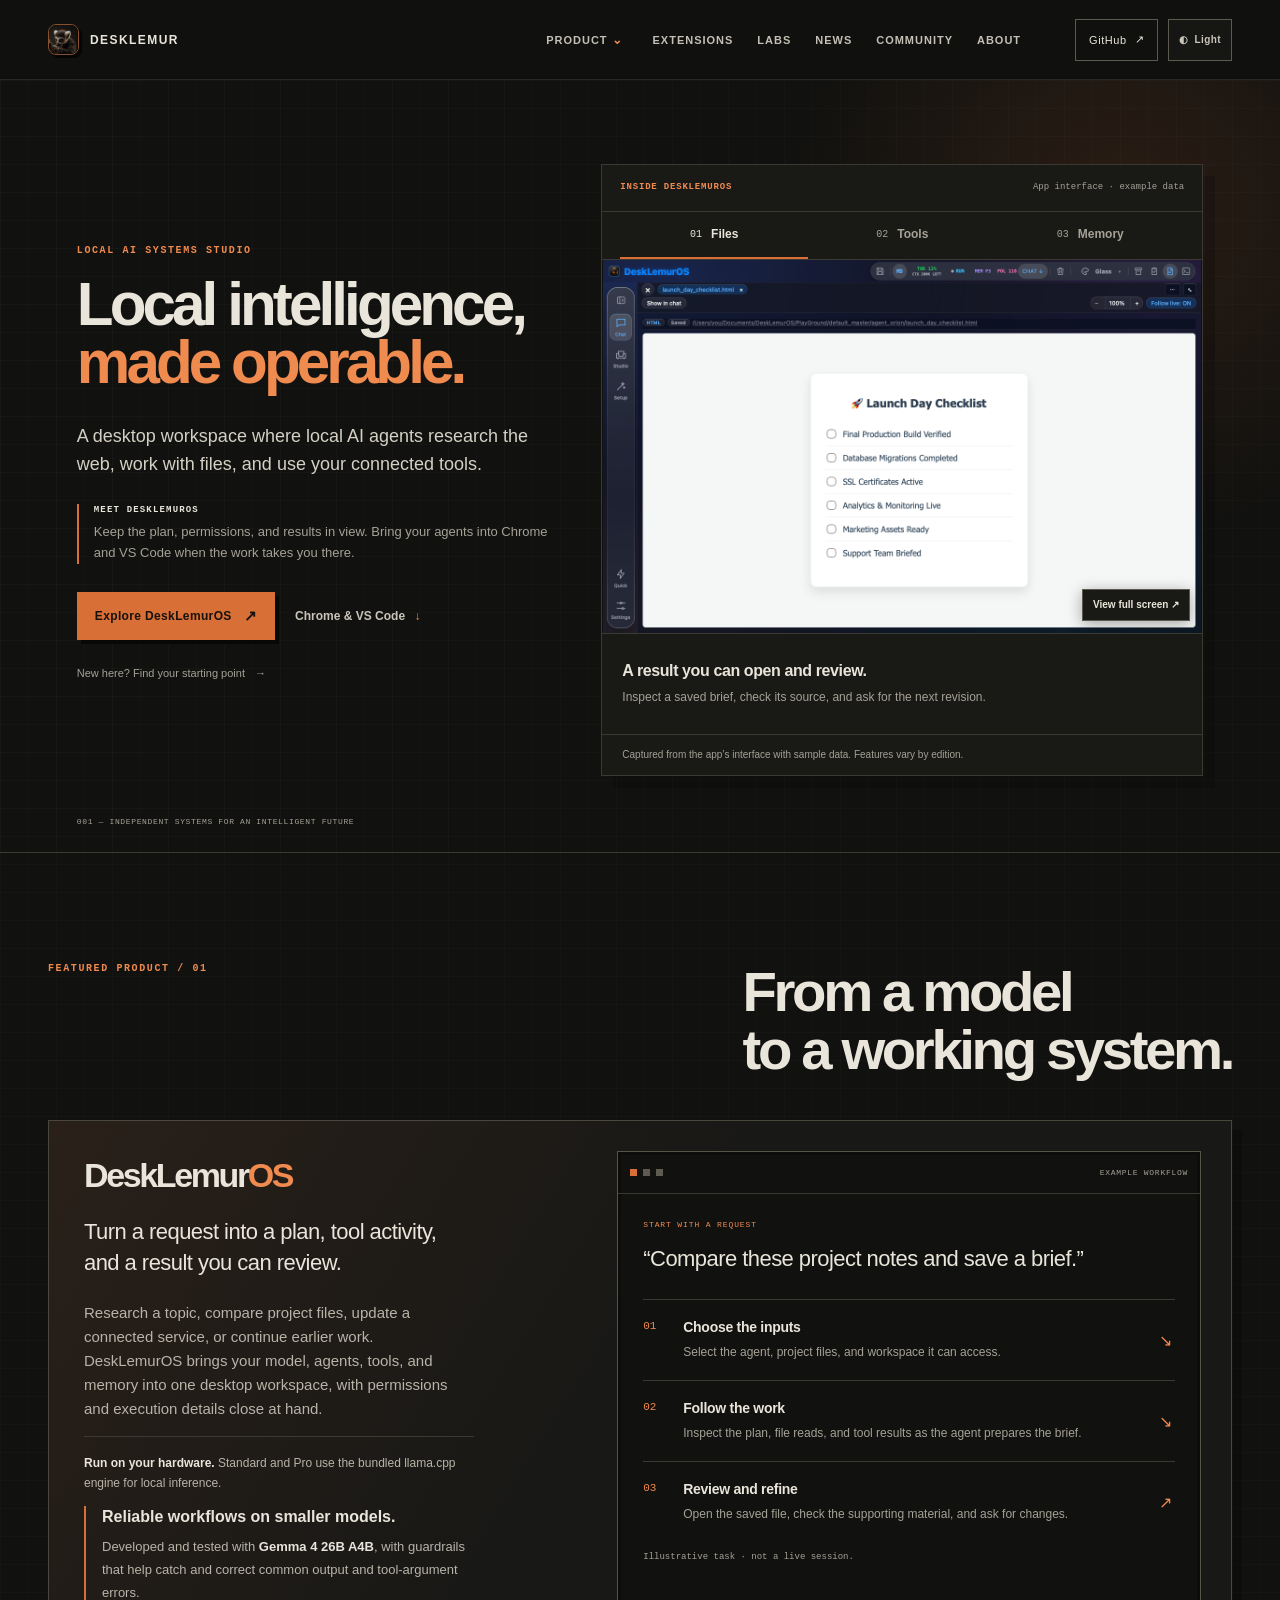
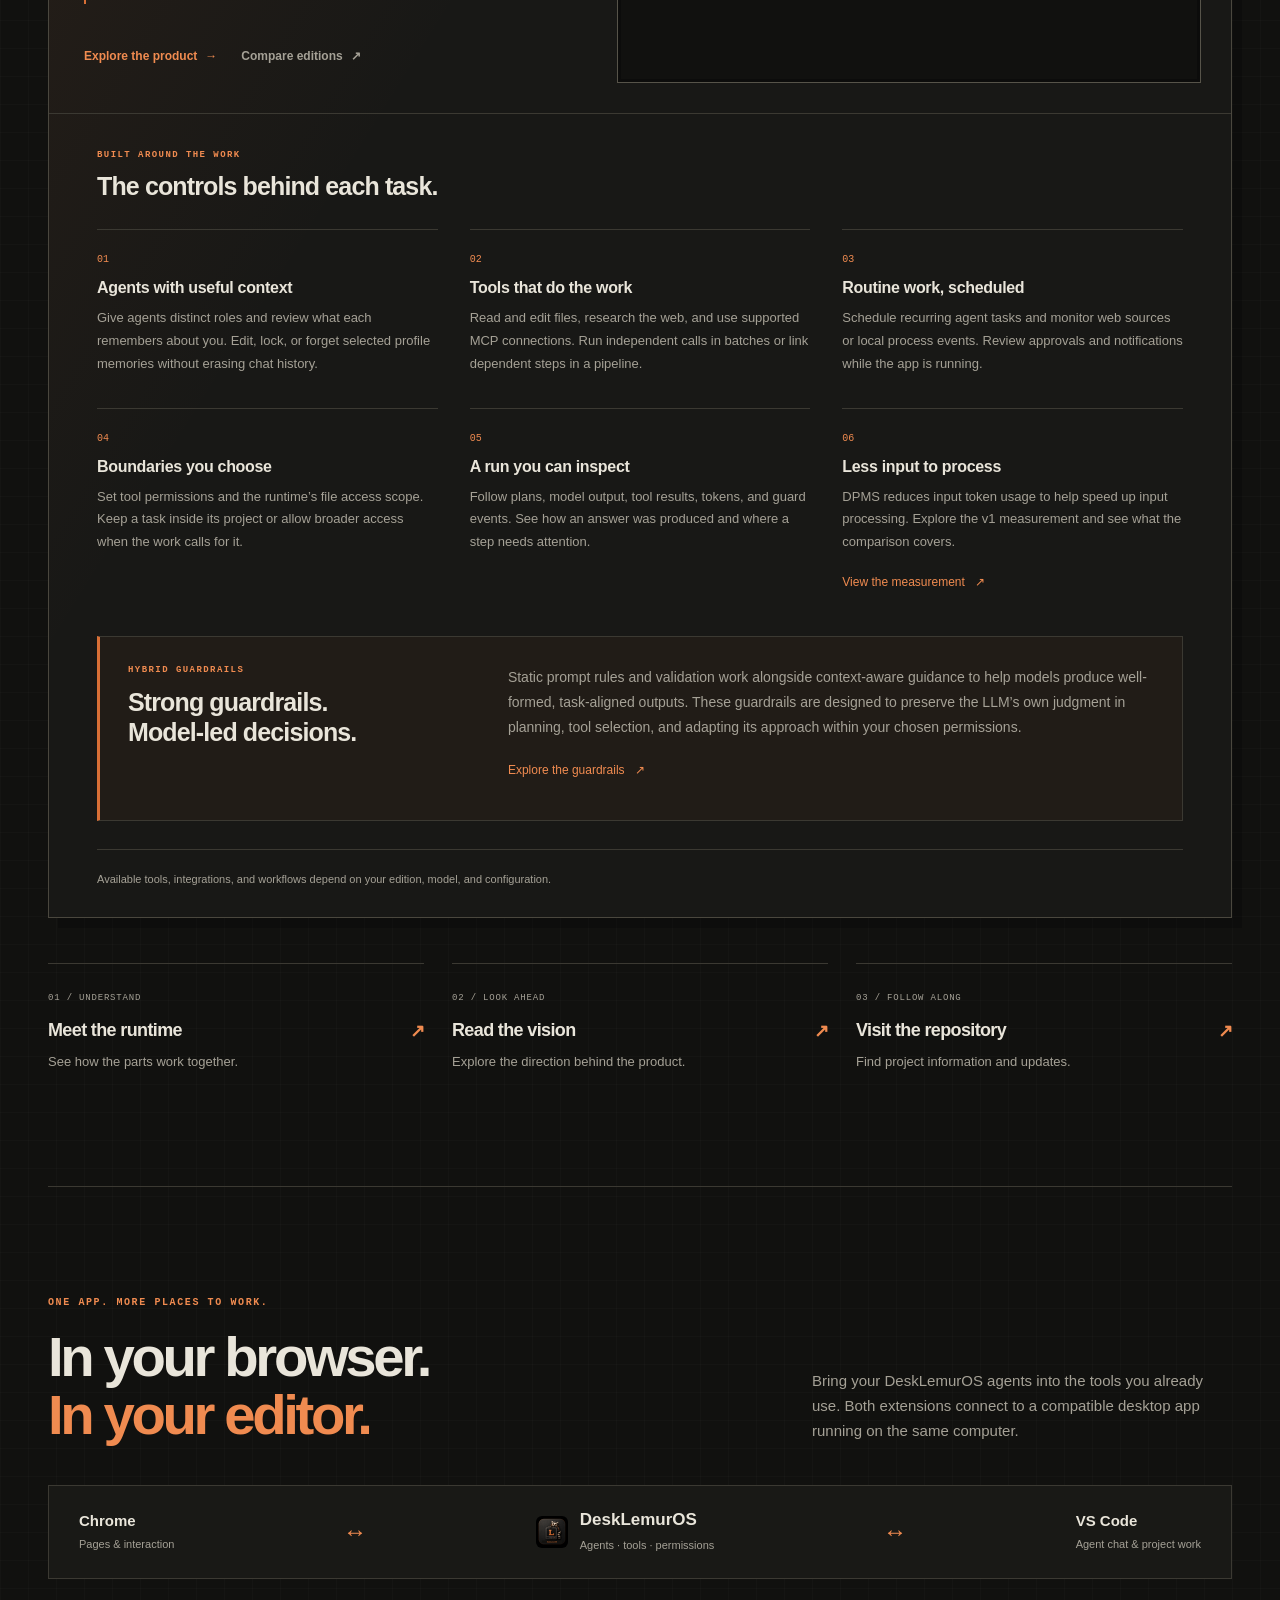
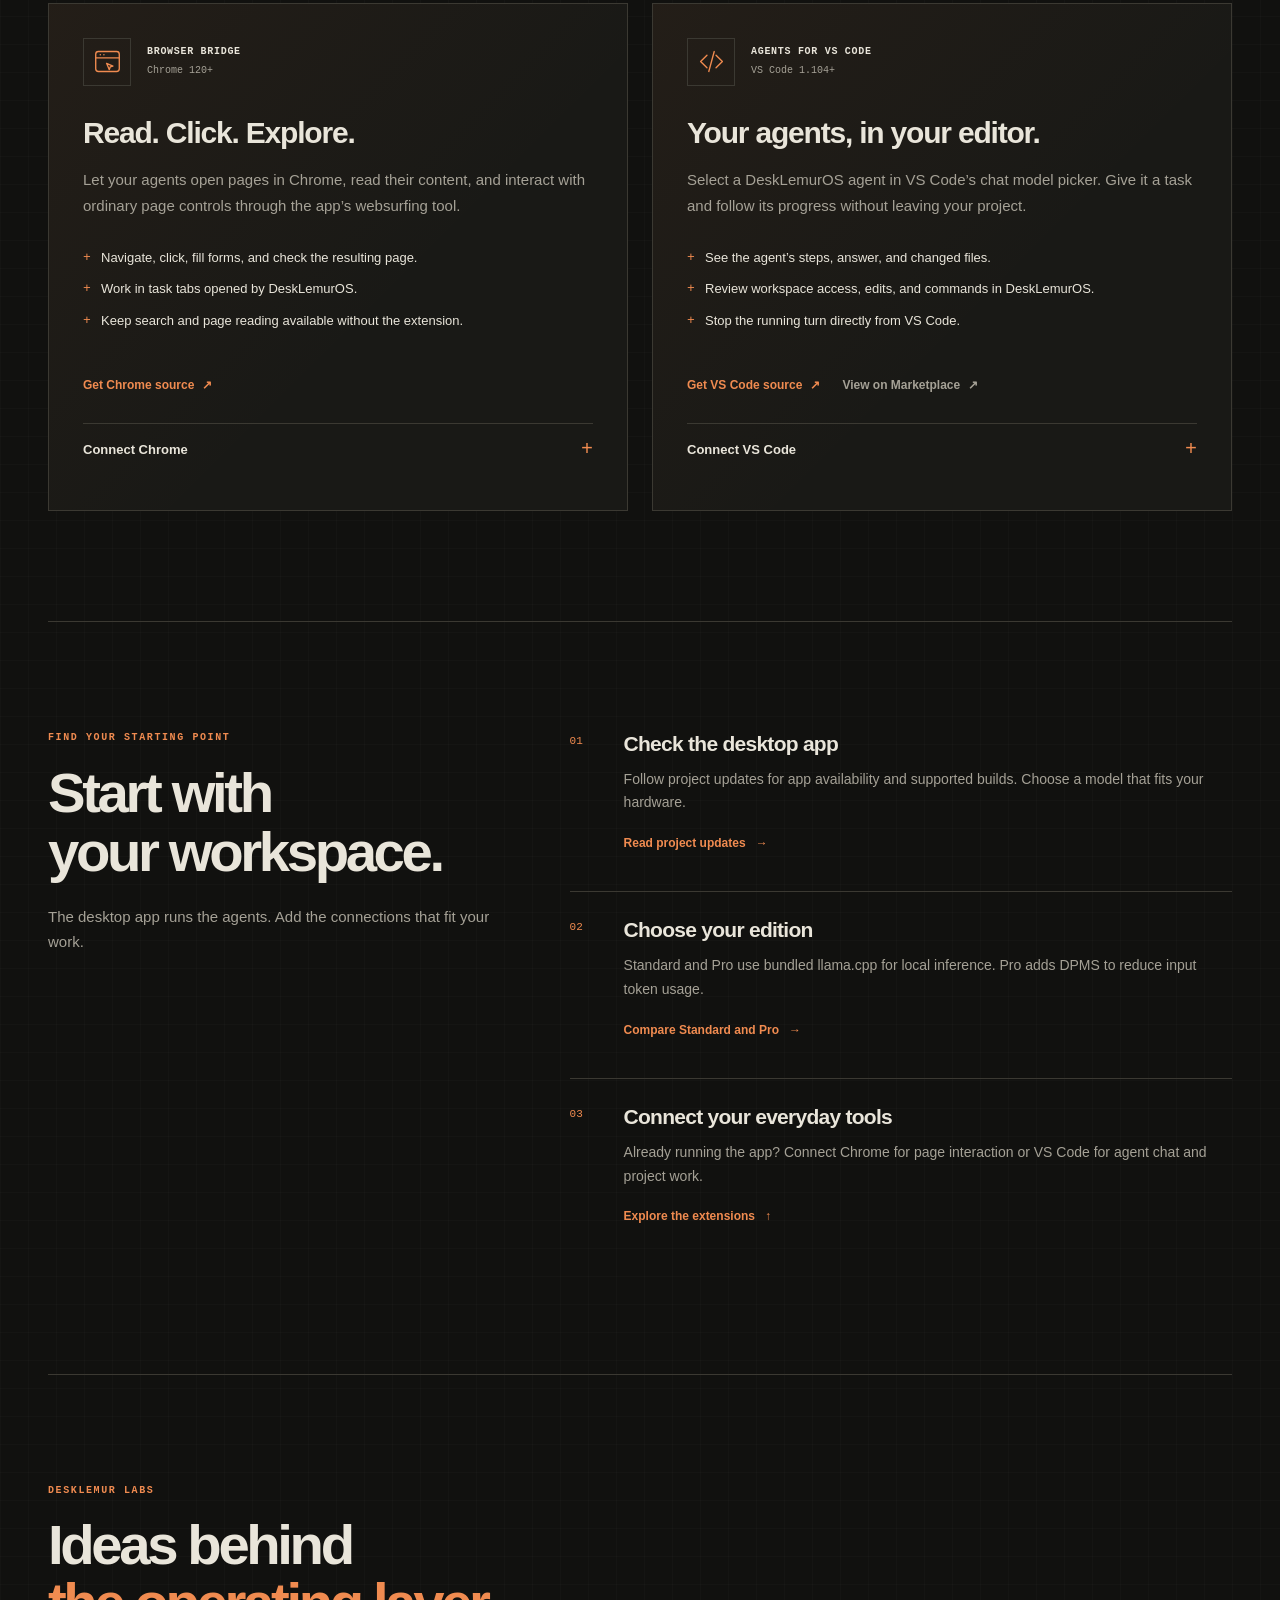
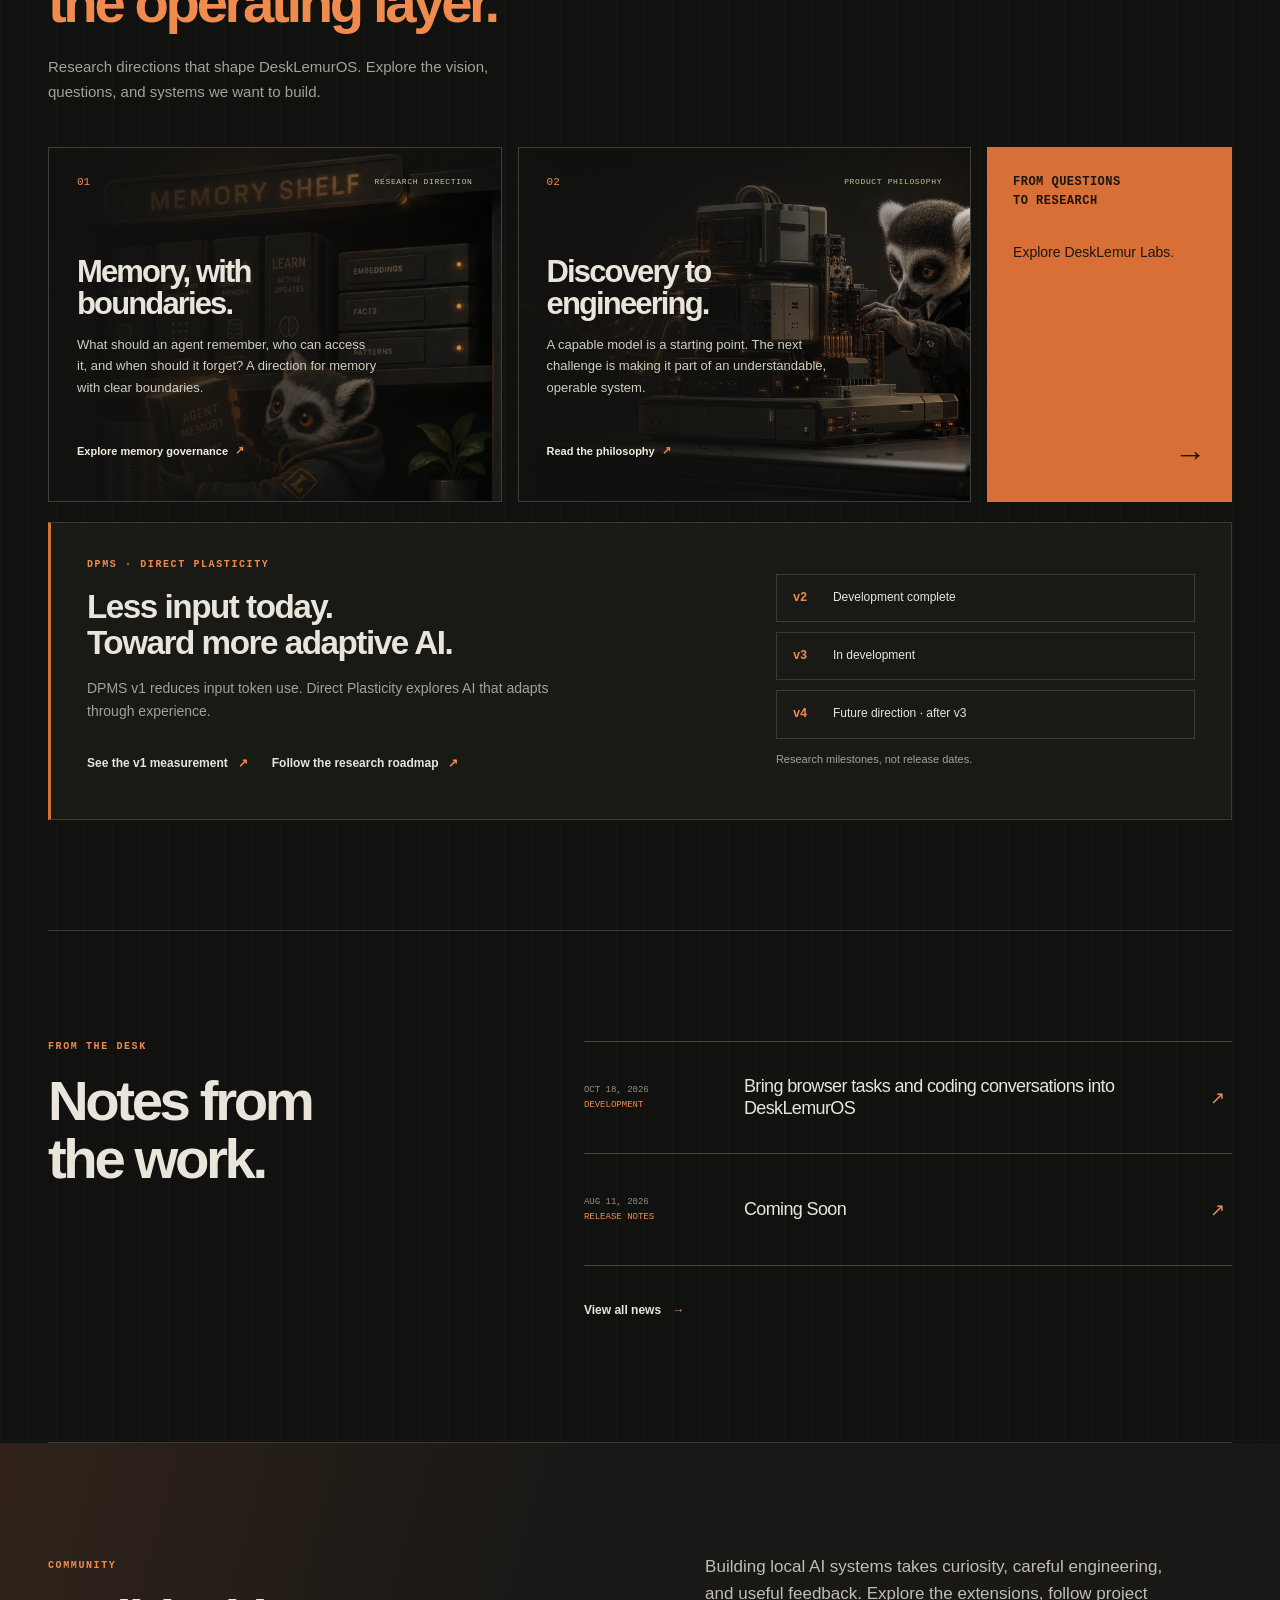
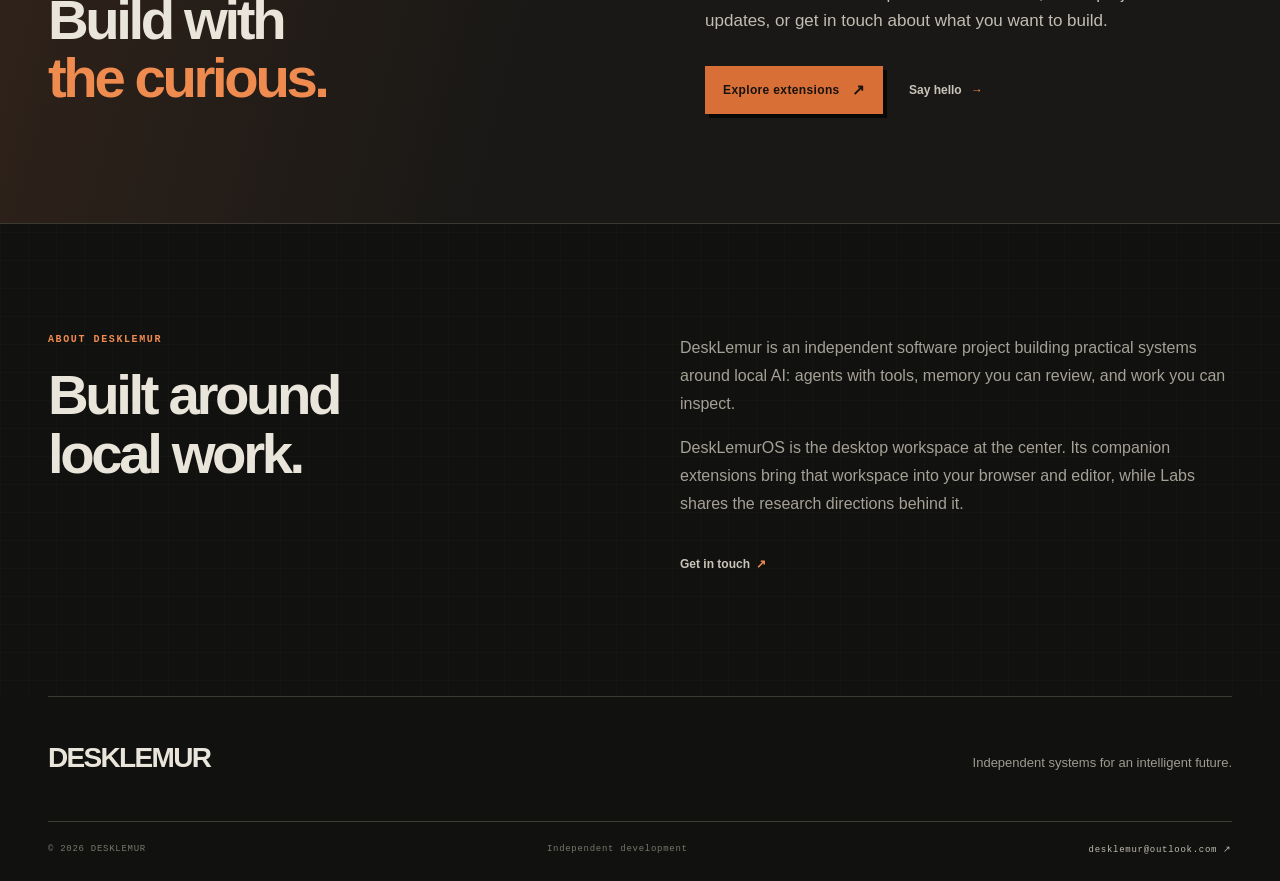
<file: index.html>
<!doctype html>
<html lang="en">
  <head>
    <meta charset="utf-8" />
    <meta name="viewport" content="width=device-width, initial-scale=1" />
    <meta name="description" content="DeskLemur builds local AI systems you can run, inspect, and own." />
    <meta http-equiv="Cache-Control" content="no-cache, must-revalidate" />
    
    
    <meta name="theme-color" content="#11110f" />
    <meta name="color-scheme" content="dark light" />
    
    <title>DeskLemur — Local intelligence, made operable.</title>
    <link rel="icon" type="image/png" href="./assets/web/desklemur-mark-64.png?v=55cfd14b5d16461d" />
    <script>
      try {
        document.documentElement.classList.toggle("light-theme", localStorage.getItem("desklemur-theme") === "light");
      } catch (_) { /* The default theme also works when storage is unavailable. */ }
    </script>
    <link rel="stylesheet" href="./home.css?v=3308ccd07e5681a9" />
    <!-- DeskLemur public metadata -->
    <link rel="canonical" href="https://www.desklemur.com/" />
    <meta property="og:type" content="website" />
    <meta property="og:url" content="https://www.desklemur.com/" />
    <meta property="og:title" content="DeskLemur — Local intelligence, made operable." />
    <meta name="twitter:title" content="DeskLemur — Local intelligence, made operable." />
    <meta property="og:description" content="DeskLemur builds local AI systems you can run, inspect, and own." />
    <meta name="twitter:description" content="DeskLemur builds local AI systems you can run, inspect, and own." />
    <meta name="twitter:card" content="summary_large_image" />
    <meta property="og:image" content="https://www.desklemur.com/og.png" />
    <meta name="twitter:image" content="https://www.desklemur.com/og.png" />
    <!-- /DeskLemur public metadata -->
</head>
  <body class="home-page">
    <a class="skip-link" href="#main-content">Skip to content</a>
      <header class="site-header">
        <a class="brand" href="#top" aria-label="DeskLemur home"><span class="brand-mark"><img src="./assets/web/desklemur-mark-64.png?v=55cfd14b5d16461d" alt="" /></span><span>DESKLEMUR</span></a>
        <nav class="main-nav" id="primary-navigation" aria-label="Primary navigation">
          <div class="product-menu" data-feature="home.product"><button class="product-trigger" type="button" aria-expanded="false" aria-controls="product-dropdown">Product <span aria-hidden="true">⌄</span></button><div class="product-dropdown" id="product-dropdown" data-product-dropdown hidden><a class="product-entry" href="./os/index.html?v=8b37d3c1f1cf4b38"><img src="./os/assets/web/icon-64.png?v=803e539b5b8541d4" alt="" /><span><b>DeskLemurOS</b><small>Local AI orchestration runtime</small></span><i aria-hidden="true">↗</i></a><div class="product-soon"><span>EXPLORE THE PRODUCT</span><b>01</b></div></div></div><a data-feature="home.product" href="#extensions">Extensions</a><a data-feature="home.labs" href="./labs/index.html?v=8b37d3c1f1cf4b38">Labs</a><a data-feature="home.news" href="./news/index.html?v=8b37d3c1f1cf4b38">News</a><a data-feature="home.community" href="#community">Community</a><a data-feature="home.about" href="#about">About</a>
        </nav>
        <div class="header-actions"><button class="menu-toggle" type="button" aria-label="Open navigation" aria-expanded="false" aria-controls="primary-navigation">MENU</button><a class="github-link" data-site-github href="https://github.com/desklemur-dev/DeskLemurOS" target="_blank" rel="noopener noreferrer">GitHub <span aria-hidden="true">↗</span></a><button class="theme-toggle" type="button" aria-label="Switch to light theme" aria-pressed="false"><span aria-hidden="true">◐</span><span class="theme-label">Light</span></button></div>
      </header>

    <main id="main-content" tabindex="-1">
      <section class="hero" id="top">
        <div class="hero-grid" aria-hidden="true"></div><div class="hero-glow" aria-hidden="true"></div>
        <div class="hero-copy">
          <p class="eyebrow" data-site-text="home.hero_kicker">LOCAL AI SYSTEMS STUDIO</p>
          <h1><span data-site-text="home.hero_title">Local intelligence,</span><br /><em data-site-text="home.hero_title_accent">made operable.</em></h1>
          <p class="hero-lead" data-site-text="home.hero_lead">A desktop workspace where local AI agents research the web, work with files, and use your connected tools.</p>
          <p class="hero-context"><span>MEET DESKLEMUROS</span>Keep the plan, permissions, and results in view. Bring your agents into Chrome and VS Code when the work takes you there.</p>
          <div class="hero-actions"><a class="button button-primary" href="./os/index.html?v=8b37d3c1f1cf4b38"><span data-site-text="home.hero_cta_label">Explore DeskLemurOS</span> <span aria-hidden="true">↗</span></a><a class="text-link" data-feature="home.product" href="#extensions">Chrome &amp; VS Code <span aria-hidden="true">↓</span></a></div>
          <a class="hero-start-link" data-feature="home.product" href="#get-started">New here? Find your starting point <span aria-hidden="true">→</span></a>
        </div>
        <div class="app-preview" id="app-preview" aria-label="Explore the DeskLemurOS app interface" data-screen-gallery>
          <div class="preview-heading"><span>INSIDE DESKLEMUROS</span><span class="preview-data-label">App interface · example data</span></div>
          <div class="preview-tabs" role="tablist" aria-label="App screens">
            <button type="button" role="tab" id="screen-tab-files" aria-controls="screen-files" aria-selected="true" tabindex="0">01 <span>Files</span></button>
            <button type="button" role="tab" id="screen-tab-tools" aria-controls="screen-tools" aria-selected="false" tabindex="-1">02 <span>Tools</span></button>
            <button type="button" role="tab" id="screen-tab-memory" aria-controls="screen-memory" aria-selected="false" tabindex="-1">03 <span>Memory</span></button>
          </div>
          <figure class="preview-panel" role="tabpanel" id="screen-files" aria-labelledby="screen-tab-files" tabindex="0">
            <button class="preview-image" type="button" data-screen-open aria-label="Enlarge File Review app screenshot" aria-haspopup="dialog">
              <picture style="--screen-width:304.762%;--screen-left:-109.524%;--screen-top:-96.429%">
                <source media="(max-width: 680px)" srcset="./os/assets/product/mobile-files-fbef37b8e52c.webp" width="1280" height="800" data-screen-title="File Review" data-screen-alt="DeskLemurOS File Review with the Launch Day Checklist open." />
                <img src="./os/assets/product/file-review-html.png?v=e135439c023f67b2" alt="DeskLemurOS File Review with a saved example project brief, source controls, and next steps." width="1280" height="796" fetchpriority="high" />
              </picture>
              <span class="preview-enlarge" aria-hidden="true">
                <span class="preview-label-desktop">View full screen ↗</span>
                <span class="preview-label-mobile">View full screenshot <b>↗</b></span>
              </span>
            </button>
            <figcaption>
              <strong class="preview-caption-desktop">A result you can open and review.</strong><span class="preview-caption-desktop">Inspect a saved brief, check its source, and ask for the next revision.</span>
              <strong class="preview-caption-mobile">Review a saved checklist.</strong><span class="preview-caption-mobile">Open the result in File Review and see what the agent saved.</span>
            </figcaption>
          </figure>
          <figure class="preview-panel" role="tabpanel" id="screen-tools" aria-labelledby="screen-tab-tools" tabindex="0" hidden>
            <button class="preview-image" type="button" data-screen-open aria-label="Enlarge MCP tools app screenshot" aria-haspopup="dialog">
              <picture style="--screen-width:207.104%;--screen-left:-3.279%;--screen-top:-42.213%">
                <source media="(max-width: 680px)" srcset="./os/assets/product/mobile-tools-37f765ab929b.webp" width="758" height="620" data-screen-title="Active Tools" data-screen-alt="DeskLemurOS Active Tools showing enabled system tools and the Policy button on llm_transform." />
                <img src="./os/assets/product/mcp-saved-tools.png?v=0e3815634da59fab" alt="DeskLemurOS Tool Builder showing a saved MCP connector and its tools." width="1236" height="731" loading="lazy" decoding="async" />
              </picture>
              <span class="preview-enlarge" aria-hidden="true">
                <span class="preview-label-desktop">View full screen ↗</span>
                <span class="preview-label-mobile">View full screenshot <b>↗</b></span>
              </span>
            </button>
            <figcaption>
              <strong class="preview-caption-desktop">Your tools, connected to the task.</strong><span class="preview-caption-desktop">Inspect an MCP connector and select the tools your agents can use.</span>
              <strong class="preview-caption-mobile">Choose what agents can use.</strong><span class="preview-caption-mobile">Open a tool’s Policy to review its controls.</span>
            </figcaption>
          </figure>
          <figure class="preview-panel" role="tabpanel" id="screen-memory" aria-labelledby="screen-tab-memory" tabindex="0" hidden>
            <button class="preview-image" type="button" data-screen-open aria-label="Enlarge agent memory app screenshot" aria-haspopup="dialog">
              <picture class="preview-image-full">
                <source media="(max-width: 680px)" srcset="./os/assets/product/mobile-memory-ba41c627206e.webp" width="1020" height="952" data-screen-title="Agent Memory" data-screen-alt="ATLAS’s saved profile memories with Edit, Unlock, and Forget controls." />
                <img src="./os/assets/product/agent-memories.png?v=904e77c520b25a89" alt="DeskLemurOS Agent Memory showing example profile memories with Edit and Forget controls." width="1020" height="828" loading="lazy" decoding="async" />
              </picture>
              <span class="preview-enlarge" aria-hidden="true">
                <span class="preview-label-desktop">View full screen ↗</span>
                <span class="preview-label-mobile">View full screenshot <b>↗</b></span>
              </span>
            </button>
            <figcaption>
              <strong class="preview-caption-desktop">Memory you can see and adjust.</strong><span class="preview-caption-desktop">Review what an agent remembers about you, then edit or forget selected memories.</span>
              <strong class="preview-caption-mobile">Review what an agent remembers.</strong><span class="preview-caption-mobile">Edit, unlock, or forget a selected memory.</span>
            </figcaption>
          </figure>
          <p class="preview-note">Captured from the app’s interface with sample data. Features vary by edition.</p>
        </div>
        <p class="hero-index">001 — INDEPENDENT SYSTEMS FOR AN INTELLIGENT FUTURE</p>
      </section>

      <section class="product section" id="product" data-feature="home.product">
        <div class="section-heading"><p class="eyebrow">FEATURED PRODUCT / 01</p><h2>From a model<br />to a working system.</h2></div>
        <article class="product-card">
          <div class="product-card-copy">
            <p class="product-name">DeskLemur<span>OS</span></p>
            <p class="product-intro">Turn a request into a plan, tool activity, and a result you can review.</p>
            <p>Research a topic, compare project files, update a connected service, or continue earlier work. DeskLemurOS brings your model, agents, tools, and memory into one desktop workspace, with permissions and execution details close at hand.</p>
            <p class="product-engine-note"><strong>Run on your hardware.</strong> Standard and Pro use the bundled llama.cpp engine for local inference.</p>
            <p class="product-model-note"><strong>Reliable workflows on smaller models.</strong> Developed and tested with <b>Gemma 4 26B A4B</b>, with guardrails that help catch and correct common output and tool-argument errors.</p>
            <div class="product-actions"><a class="card-link" href="./os/index.html?v=8b37d3c1f1cf4b38">Explore the product <span aria-hidden="true">→</span></a><a class="card-link secondary" href="./os/index.html?v=8b37d3c1f1cf4b38#/#editions">Compare editions <span aria-hidden="true">↗</span></a></div>
          </div>
          <div class="runtime-window" role="group" aria-label="Example workflow: compare project notes and save a brief">
            <div class="window-top" aria-hidden="true"><span></span><span></span><span></span><b>EXAMPLE WORKFLOW</b></div>
            <div class="workflow-map">
              <p class="window-label">START WITH A REQUEST</p>
              <blockquote class="workflow-request">“Compare these project notes and save a brief.”</blockquote>
              <div class="workflow-step"><span>01</span><div><strong>Choose the inputs</strong><p>Select the agent, project files, and workspace it can access.</p></div><i aria-hidden="true">↘</i></div>
              <div class="workflow-step"><span>02</span><div><strong>Follow the work</strong><p>Inspect the plan, file reads, and tool results as the agent prepares the brief.</p></div><i aria-hidden="true">↘</i></div>
              <div class="workflow-step"><span>03</span><div><strong>Review and refine</strong><p>Open the saved file, check the supporting material, and ask for changes.</p></div><i aria-hidden="true">↗</i></div>
              <p class="workflow-note">Illustrative task · not a live session.</p>
            </div>
          </div>
          <div class="product-capabilities">
            <div class="product-capabilities-heading"><p class="eyebrow">BUILT AROUND THE WORK</p><h3>The controls behind each task.</h3></div>
            <ul class="product-capability-grid" aria-label="DeskLemurOS capabilities">
              <li><span class="capability-number" aria-hidden="true">01</span><h4>Agents with useful context</h4><p>Give agents distinct roles and review what each remembers about you. Edit, lock, or forget selected profile memories without erasing chat history.</p></li>
              <li><span class="capability-number" aria-hidden="true">02</span><h4>Tools that do the work</h4><p>Read and edit files, research the web, and use supported MCP connections. Run independent calls in batches or link dependent steps in a pipeline.</p></li>
              <li><span class="capability-number" aria-hidden="true">03</span><h4>Routine work, scheduled</h4><p>Schedule recurring agent tasks and monitor web sources or local process events. Review approvals and notifications while the app is running.</p></li>
              <li><span class="capability-number" aria-hidden="true">04</span><h4>Boundaries you choose</h4><p>Set tool permissions and the runtime’s file access scope. Keep a task inside its project or allow broader access when the work calls for it.</p></li>
              <li><span class="capability-number" aria-hidden="true">05</span><h4>A run you can inspect</h4><p>Follow plans, model output, tool results, tokens, and guard events. See how an answer was produced and where a step needs attention.</p></li>
              <li><span class="capability-number" aria-hidden="true">06</span><h4>Less input to process</h4><p>DPMS reduces input token usage to help speed up input processing. Explore the v1 measurement and see what the comparison covers.</p><a href="./os/index.html?v=8b37d3c1f1cf4b38#/#dpms">View the measurement <span aria-hidden="true">↗</span></a></li>
            </ul>
            <div class="product-guardrails">
              <div><p class="eyebrow">HYBRID GUARDRAILS</p><h4>Strong guardrails.<br />Model-led decisions.</h4></div>
              <div><p>Static prompt rules and validation work alongside context-aware guidance to help models produce well-formed, task-aligned outputs. These guardrails are designed to preserve the LLM’s own judgment in planning, tool selection, and adapting its approach within your chosen permissions.</p><a href="./os/index.html?v=8b37d3c1f1cf4b38#/#guardrails">Explore the guardrails <span aria-hidden="true">↗</span></a></div>
            </div>
            <p class="product-availability">Available tools, integrations, and workflows depend on your edition, model, and configuration.</p>
          </div>
        </article>
        <div class="product-guide" aria-label="Explore DeskLemurOS">
          <a href="./os/index.html?v=8b37d3c1f1cf4b38"><span>01 / UNDERSTAND</span><strong>Meet the runtime <i aria-hidden="true">↗</i></strong><p>See how the parts work together.</p></a>
          <a href="./os/index.html?v=8b37d3c1f1cf4b38#/vision"><span>02 / LOOK AHEAD</span><strong>Read the vision <i aria-hidden="true">↗</i></strong><p>Explore the direction behind the product.</p></a>
          <a data-site-github href="https://github.com/desklemur-dev/DeskLemurOS" target="_blank" rel="noopener noreferrer"><span>03 / FOLLOW ALONG</span><strong>Visit the repository <i aria-hidden="true">↗</i></strong><p>Find project information and updates.</p></a>
        </div>
      </section>

      <section class="extensions section" id="extensions" data-feature="home.product" aria-labelledby="extensions-title">
        <div class="section-heading"><div><p class="eyebrow">ONE APP. MORE PLACES TO WORK.</p><h2 id="extensions-title">In your browser.<br /><em>In your editor.</em></h2></div><p class="section-intro">Bring your DeskLemurOS agents into the tools you already use. Both extensions connect to a compatible desktop app running on the same computer.</p></div>
        <div class="connection-map" aria-label="Chrome and VS Code connect to the DeskLemurOS desktop app">
          <span>Chrome <small>Pages &amp; interaction</small></span><i aria-hidden="true">↔</i><span class="connection-core"><img src="./os/assets/web/icon-64.png?v=803e539b5b8541d4" alt="" width="32" height="32" /><b>DeskLemurOS<small>Agents · tools · permissions</small></b></span><i aria-hidden="true">↔</i><span>VS Code <small>Agent chat &amp; project work</small></span>
        </div>
        <div class="extension-grid">
          <article class="extension-card" aria-labelledby="chrome-title">
            <div class="extension-top"><span class="extension-icon" aria-hidden="true"><svg viewBox="0 0 32 32" fill="none"><rect x="3" y="5" width="26" height="22" rx="3"/><path d="M3 12h26M8 8.5h.1M12 8.5h.1M15 18l7 3-3 1-1 3-3-7Z"/></svg></span><span class="extension-kind">BROWSER BRIDGE<small>Chrome 120+</small></span></div>
            <h3 id="chrome-title">Read. Click. Explore.</h3>
            <p>Let your agents open pages in Chrome, read their content, and interact with ordinary page controls through the app’s websurfing tool.</p>
            <ul><li>Navigate, click, fill forms, and check the resulting page.</li><li>Work in task tabs opened by DeskLemurOS.</li><li>Keep search and page reading available without the extension.</li></ul>
            <div class="extension-links"><a class="card-link" href="https://github.com/desklemur-dev/DeskLemurOS_Chrome_Extension" target="_blank" rel="noopener noreferrer">Get Chrome source <span aria-hidden="true">↗</span></a></div>
            <details class="extension-setup"><summary>Connect Chrome <span aria-hidden="true">+</span></summary><ol><li>Download and extract the extension source. Open <code>chrome://extensions</code>, enable Developer mode, choose <strong>Load unpacked</strong>, and select the folder containing <code>manifest.json</code>.</li><li>In DeskLemurOS, open <strong>Tools → websurfing → Policy</strong>. Choose <strong>Register with Chrome</strong> and enable Browser Bridge.</li><li>Open the extension popup and check for <strong>Connected to DeskLemurOS</strong>.</li></ol><p>Interactive actions need the connected bridge. Support varies by page; some embedded or custom controls are unsupported.</p></details>
          </article>
          <article class="extension-card" aria-labelledby="vscode-title">
            <div class="extension-top"><span class="extension-icon" aria-hidden="true"><svg viewBox="0 0 32 32" fill="none"><path d="m11 9-7 7 7 7M21 9l7 7-7 7M19 5l-6 22"/></svg></span><span class="extension-kind">AGENTS FOR VS CODE<small>VS Code 1.104+</small></span></div>
            <h3 id="vscode-title">Your agents, in your editor.</h3>
            <p>Select a DeskLemurOS agent in VS Code’s chat model picker. Give it a task and follow its progress without leaving your project.</p>
            <ul><li>See the agent’s steps, answer, and changed files.</li><li>Review workspace access, edits, and commands in DeskLemurOS.</li><li>Stop the running turn directly from VS Code.</li></ul>
            <div class="extension-links"><a class="card-link" href="https://github.com/desklemur-dev/DeskLemurOS_VSCode_Extension" target="_blank" rel="noopener noreferrer">Get VS Code source <span aria-hidden="true">↗</span></a><a class="card-link secondary" href="https://marketplace.visualstudio.com/items?itemName=DeskLemurOS-DEV.desklemuros-agents" target="_blank" rel="noopener noreferrer">View on Marketplace <span aria-hidden="true">↗</span></a></div>
            <details class="extension-setup"><summary>Connect VS Code <span aria-hidden="true">+</span></summary><ol><li>In DeskLemurOS, open <strong>Easy Setup → Connections → Coding tools</strong> and choose <strong>Turn on</strong>. The app can install its bundled extension.</li><li>Run <strong>DeskLemurOS: Connect</strong> in VS Code, then choose <strong>Allow</strong> in the DeskLemurOS window.</li><li>Choose an agent under <strong>DeskLemurOS</strong> in the chat model picker. If hidden, open <strong>Manage Language Models</strong>.</li></ol><p>Requests run through DeskLemurOS’s agents and tools. Edits and commands wait for approval in the desktop app.</p></details>
          </article>
        </div>
      </section>

      <section class="getting-started section" id="get-started" data-feature="home.product" aria-labelledby="start-title">
        <div><p class="eyebrow">FIND YOUR STARTING POINT</p><h2 id="start-title">Start with<br />your workspace.</h2><p class="section-intro">The desktop app runs the agents. Add the connections that fit your work.</p></div>
        <ol class="start-steps"><li><span>01</span><div><h3>Check the desktop app</h3><p>Follow project updates for app availability and supported builds. Choose a model that fits your hardware.</p><a href="./news/index.html?v=8b37d3c1f1cf4b38">Read project updates <span aria-hidden="true">→</span></a></div></li><li><span>02</span><div><h3>Choose your edition</h3><p>Standard and Pro use bundled llama.cpp for local inference. Pro adds DPMS to reduce input token usage.</p><a href="./os/index.html?v=8b37d3c1f1cf4b38#/#editions">Compare Standard and Pro <span aria-hidden="true">→</span></a></div></li><li><span>03</span><div><h3>Connect your everyday tools</h3><p>Already running the app? Connect Chrome for page interaction or VS Code for agent chat and project work.</p><a href="#extensions">Explore the extensions <span aria-hidden="true">↑</span></a></div></li></ol>
      </section>

      <section class="labs section" id="labs" data-feature="home.labs">
        <div class="section-heading compact"><p class="eyebrow">DESKLEMUR LABS</p><h2>Ideas behind<br /><em>the operating layer.</em></h2><p class="section-intro">Research directions that shape DeskLemurOS. Explore the vision, questions, and systems we want to build.</p></div>
        <div class="labs-grid">
          <article class="lab-card lab-card-visual lab-card-memory"><img class="lab-photo" src="./assets/web/memory-with-boundaries.webp?v=2d2eba01d0295ee1" alt="An illustrated memory shelf with separate compartments" loading="lazy" decoding="async" /><div><span class="lab-number">01</span><span class="lab-state">RESEARCH DIRECTION</span></div><h3>Memory, with boundaries.</h3><p>What should an agent remember, who can access it, and when should it forget? A direction for memory with clear boundaries.</p><a href="./os/index.html?v=8b37d3c1f1cf4b38#/vision#memory-governance">Explore memory governance <span aria-hidden="true">↗</span></a></article>
          <article class="lab-card lab-card-visual"><img class="lab-photo" src="./os/assets/vision/web/discovery-to-engineering.webp?v=e1cf301739234d48" alt="A DeskLemur engineer working on a local AI system" loading="lazy" decoding="async" /><div><span class="lab-number">02</span><span class="lab-state">PRODUCT PHILOSOPHY</span></div><h3>Discovery to engineering.</h3><p>A capable model is a starting point. The next challenge is making it part of an understandable, operable system.</p><a href="./os/index.html?v=8b37d3c1f1cf4b38#/vision#discovery-to-engineering">Read the philosophy <span aria-hidden="true">↗</span></a></article>
          <a class="labs-more" href="./labs/index.html?v=8b37d3c1f1cf4b38"><span>FROM QUESTIONS<br />TO RESEARCH</span><p>Explore DeskLemur Labs.</p><b aria-hidden="true">→</b></a>
        </div>
        <article class="labs-research" aria-labelledby="labs-research-title">
          <div class="labs-research-copy">
            <p class="eyebrow">DPMS · DIRECT PLASTICITY</p>
            <h3 id="labs-research-title">Less input today.<br />Toward more adaptive AI.</h3>
            <p>DPMS v1 reduces input token use. Direct Plasticity explores AI that adapts through experience.</p>
            <div class="labs-research-links">
              <a href="./labs/dpms-v1/">See the v1 measurement <span aria-hidden="true">↗</span></a>
              <a href="./labs/index.html?v=8b37d3c1f1cf4b38#dpms-roadmap">Follow the research roadmap <span aria-hidden="true">↗</span></a>
            </div>
          </div>
          <div class="labs-research-progress">
            <ul class="labs-research-milestones" aria-label="DPMS research milestones">
              <li><span>v2</span><strong>Development complete</strong></li>
              <li><span>v3</span><strong>In development</strong></li>
              <li><span>v4</span><strong>Future direction · after v3</strong></li>
            </ul>
            <p class="labs-research-note">Research milestones, not release dates.</p>
          </div>
        </article>
      </section>

      <section class="news section" id="news" data-feature="home.news">
        <div class="news-intro"><p class="eyebrow">FROM THE DESK</p><h2>Notes from<br />the work.</h2></div>
        <div class="news-list" data-news-list><p class="news-empty">Read project notes and updates in the <a href="./news/index.html?v=8b37d3c1f1cf4b38">news archive</a>.</p></div>
        <a class="all-news" href="./news/index.html?v=8b37d3c1f1cf4b38">View all news <span>→</span></a>
      </section>

      <section class="community section" id="community" data-feature="home.community"><div class="community-grid"><div><p class="eyebrow">COMMUNITY</p><h2>Build with<br /><em>the curious.</em></h2></div><div class="community-copy"><p>Building local AI systems takes curiosity, careful engineering, and useful feedback. Explore the extensions, follow project updates, or get in touch about what you want to build.</p><div><a class="button button-primary" data-feature="home.product" href="#extensions">Explore extensions <span aria-hidden="true">↗</span></a><a class="text-link" data-site-contact href="mailto:desklemur@outlook.com">Say hello <span>→</span></a></div></div></div></section>

      <section class="studio section" id="about" data-feature="home.about"><div><p class="eyebrow">ABOUT DESKLEMUR</p><h2>Built around<br />local work.</h2></div><div><p>DeskLemur is an independent software project building practical systems around local AI: agents with tools, memory you can review, and work you can inspect.</p><p>DeskLemurOS is the desktop workspace at the center. Its companion extensions bring that workspace into your browser and editor, while Labs shares the research directions behind it.</p><a class="text-link" data-site-contact href="mailto:desklemur@outlook.com">Get in touch <span aria-hidden="true">↗</span></a></div></section>

    </main>

      <footer class="footer" data-feature="home.about"><div class="footer-top"><p class="footer-wordmark">DESKLEMUR</p><p data-site-text="home.footer_tagline">Independent systems for an intelligent future.</p></div><div class="footer-bottom"><span>© <span data-site-text="site.copyright_year">2026</span> DESKLEMUR</span><span data-site-text="site.location">Independent development</span><a data-site-contact href="mailto:desklemur@outlook.com">desklemur@outlook.com ↗</a></div></footer>
    <dialog class="screen-dialog" id="screen-viewer" aria-labelledby="screen-viewer-title"><div class="screen-dialog-heading"><p id="screen-viewer-title">App interface</p><form method="dialog"><button type="submit" aria-label="Close app screenshot">Close <span aria-hidden="true">×</span></button></form></div><img data-screen-full alt="" /><p class="screen-dialog-note">App interface captured with example data · features vary by edition.</p></dialog>
    <script src="./site-data.js?v=3988284e6cd38e9f"></script>
    <script src="./news-data.js?v=c041c08be8fa48c0"></script>
    <script src="./home.js?v=acc26c9234c4ee3e"></script>
  </body>
</html>
</file>
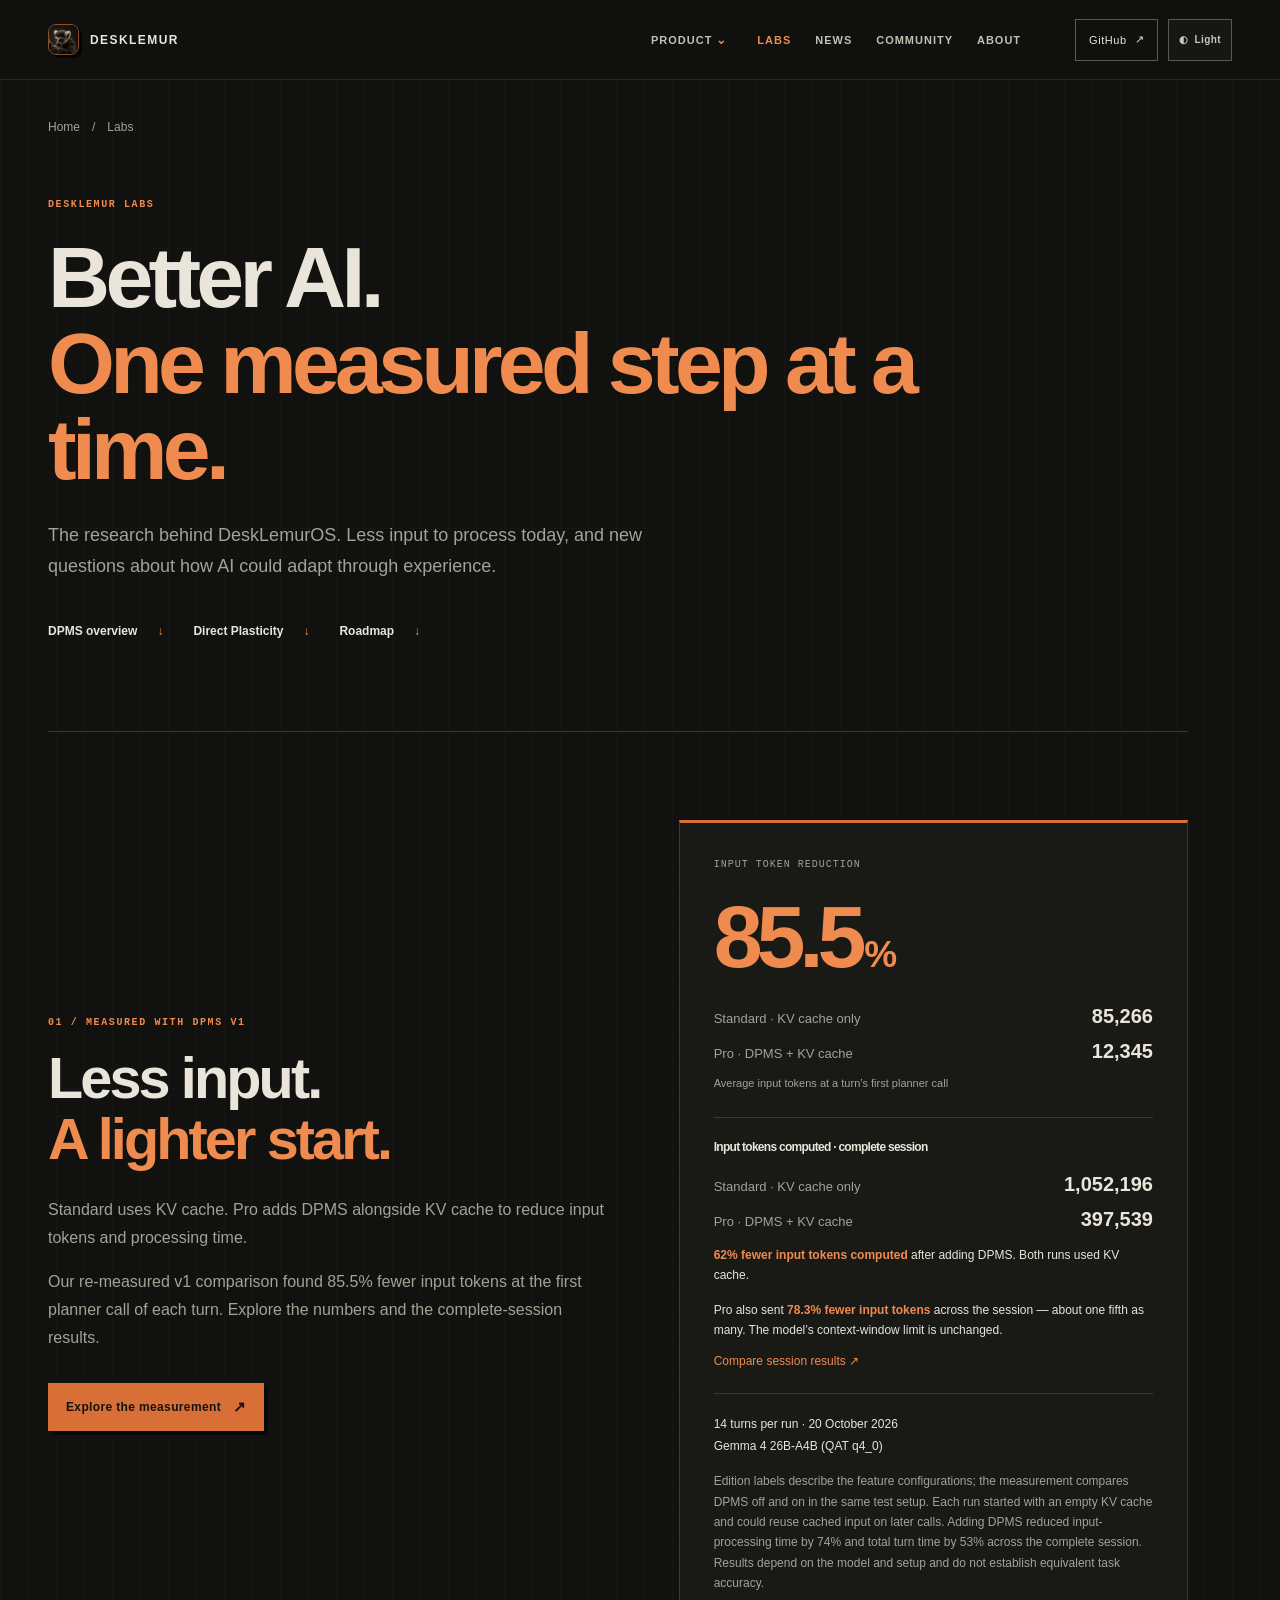
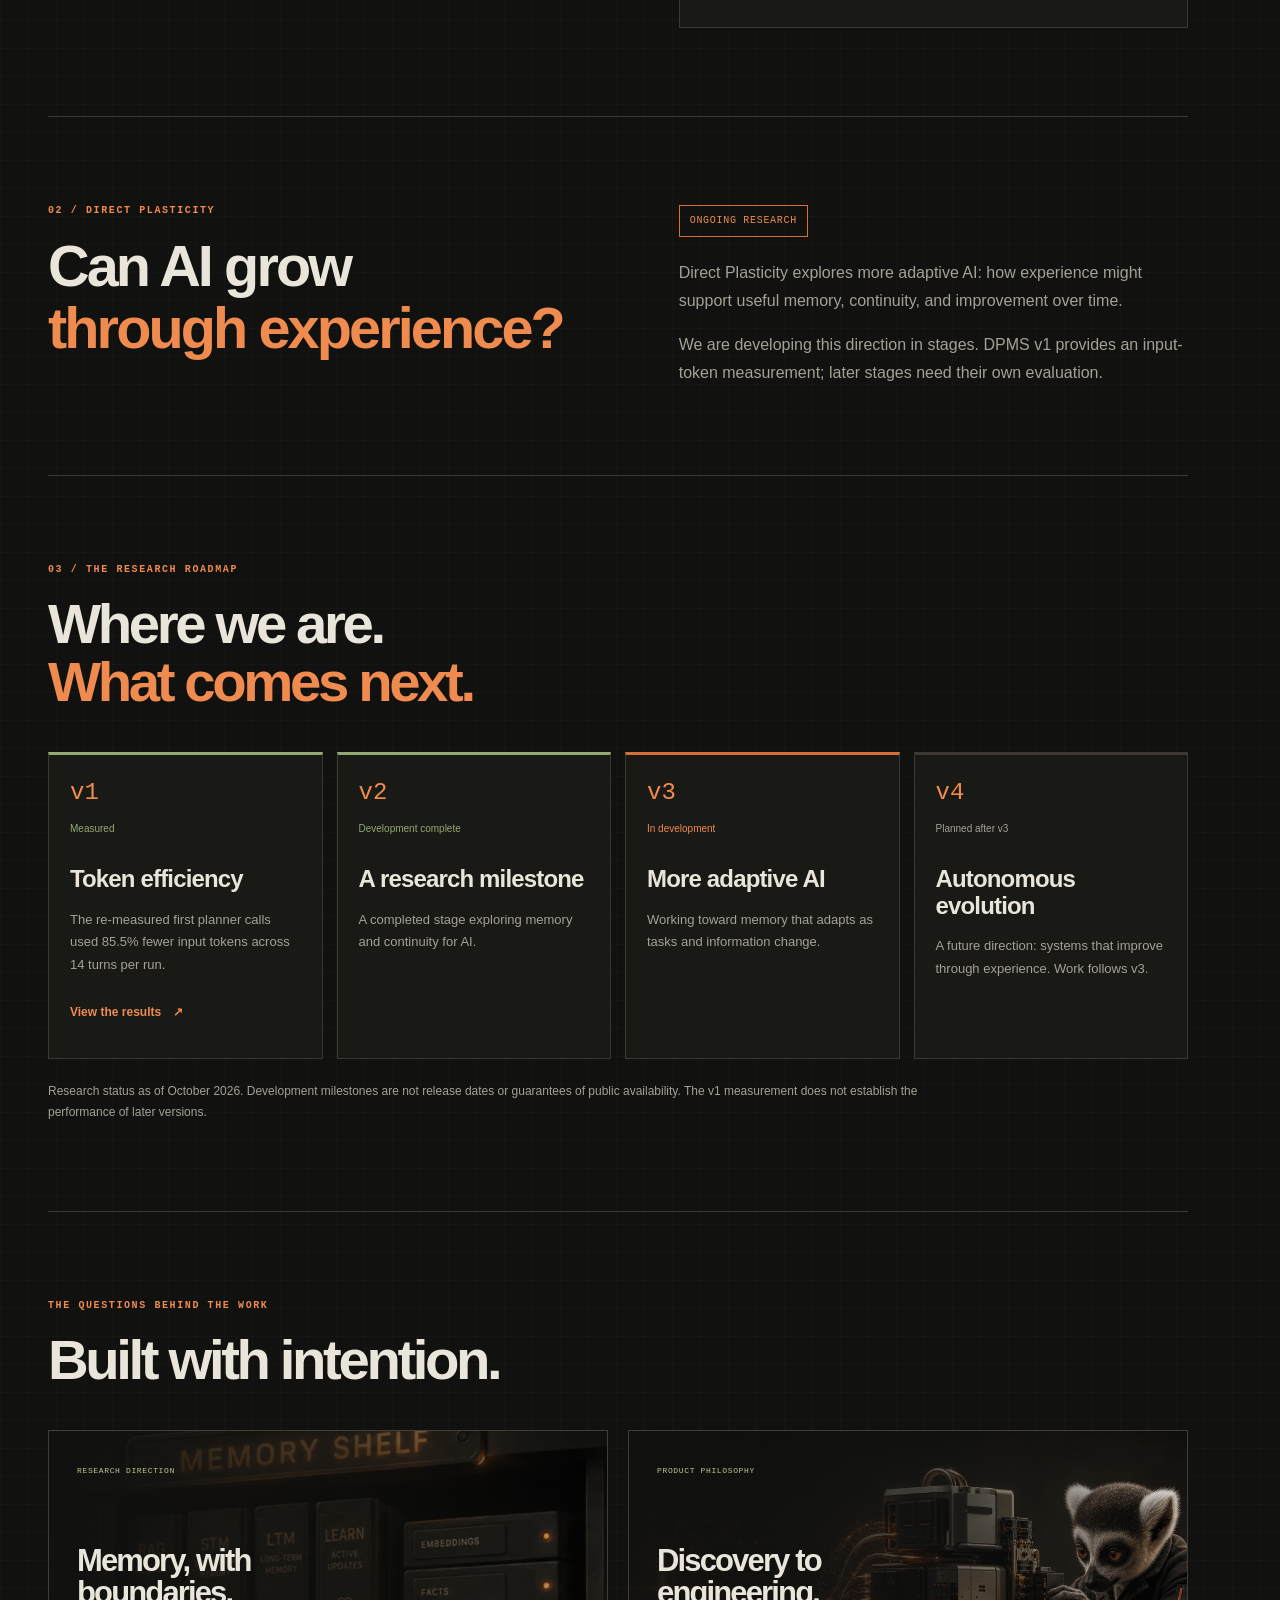
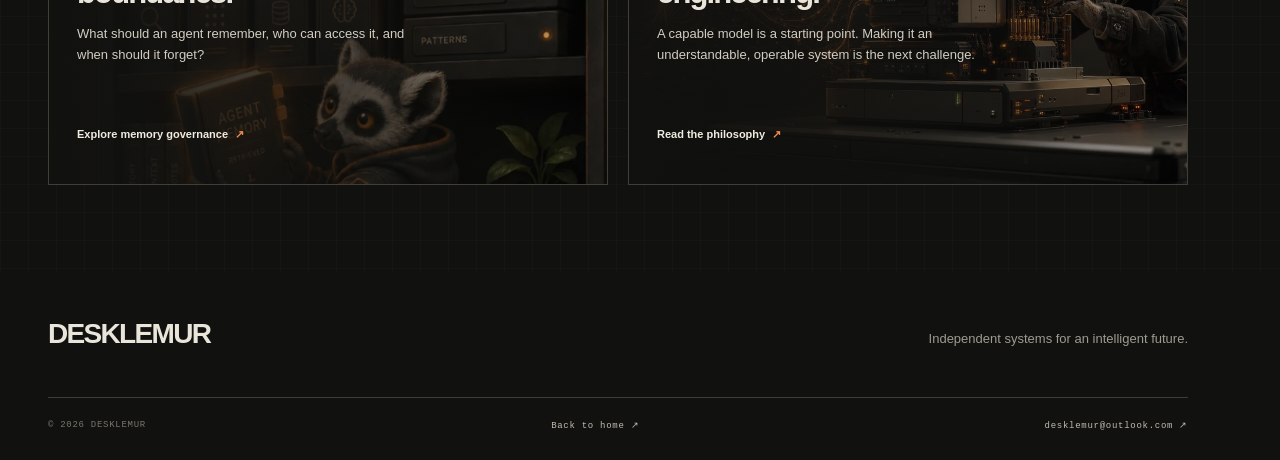
<file: labs/index.html>
<!doctype html>
<html lang="en">
  <head>
    <meta charset="utf-8" />
    <meta name="viewport" content="width=device-width, initial-scale=1" />
    <meta name="description" content="Explore DeskLemur Labs: measured DPMS token savings, Direct Plasticity research, and the road toward more adaptive AI." />
    <meta http-equiv="Cache-Control" content="no-cache, must-revalidate" />
    
    
    
    <meta name="theme-color" content="#11110f" />
    <meta name="color-scheme" content="dark light" />
    <title>Labs — DeskLemur</title>
    <link rel="icon" type="image/png" href="../assets/web/desklemur-mark-64.png?v=55cfd14b5d16461d" />
    <script>
      try {
        document.documentElement.classList.toggle("light-theme", localStorage.getItem("desklemur-theme") === "light");
      } catch (_) { /* The default theme also works when storage is unavailable. */ }
    </script>
    <link rel="stylesheet" href="../home.css?v=3308ccd07e5681a9" />
    <link rel="stylesheet" href="./styles.css?v=3c26606039fd9e22" />
    <!-- DeskLemur public metadata -->
    <link rel="canonical" href="https://www.desklemur.com/labs/" />
    <meta property="og:type" content="website" />
    <meta property="og:url" content="https://www.desklemur.com/labs/" />
    <meta property="og:title" content="Labs — DeskLemur" />
    <meta name="twitter:title" content="Labs — DeskLemur" />
    <meta property="og:description" content="Explore DeskLemur Labs: measured DPMS token savings, Direct Plasticity research, and the road toward more adaptive AI." />
    <meta name="twitter:description" content="Explore DeskLemur Labs: measured DPMS token savings, Direct Plasticity research, and the road toward more adaptive AI." />
    <meta name="twitter:card" content="summary_large_image" />
    <meta property="og:image" content="https://www.desklemur.com/og.png" />
    <meta name="twitter:image" content="https://www.desklemur.com/og.png" />
    <!-- /DeskLemur public metadata -->
</head>
  <body class="home-page labs-page">
    <a class="skip-link" href="#main-content">Skip to content</a>
    <header class="site-header">
      <a class="brand" href="../index.html?v=8b37d3c1f1cf4b38" aria-label="DeskLemur home"><span class="brand-mark"><img src="../assets/web/desklemur-mark-64.png?v=55cfd14b5d16461d" alt="" /></span><span>DESKLEMUR</span></a>
      <nav class="main-nav" id="primary-navigation" aria-label="Primary navigation">
        <div class="product-menu" data-feature="home.product"><button class="product-trigger" type="button" aria-expanded="false" aria-controls="product-dropdown">Product <span aria-hidden="true">⌄</span></button><div class="product-dropdown" id="product-dropdown" data-product-dropdown hidden><a class="product-entry" href="../os/index.html?v=8b37d3c1f1cf4b38"><img src="../os/assets/web/icon-64.png?v=803e539b5b8541d4" alt="" /><span><b>DeskLemurOS</b><small>Local AI orchestration runtime</small></span><i aria-hidden="true">↗</i></a></div></div>
        <a data-feature="home.labs" href="./index.html?v=8b37d3c1f1cf4b38" aria-current="page">Labs</a>
        <a data-feature="home.news" href="../news/index.html?v=8b37d3c1f1cf4b38">News</a>
        <a data-feature="home.community" href="../index.html?v=8b37d3c1f1cf4b38#community">Community</a>
        <a data-feature="home.about" href="../index.html?v=8b37d3c1f1cf4b38#about">About</a>
      </nav>
      <div class="header-actions"><button class="menu-toggle" type="button" aria-label="Open navigation" aria-expanded="false" aria-controls="primary-navigation">MENU</button><a class="github-link" data-site-github href="https://github.com/desklemur-dev/DeskLemurOS" target="_blank" rel="noopener noreferrer">GitHub <span aria-hidden="true">↗</span></a><button class="theme-toggle" type="button" aria-label="Switch to light theme" aria-pressed="false"><span aria-hidden="true">◐</span><span class="theme-label">Light</span></button></div>
    </header>
    <main id="main-content" tabindex="-1">
      <section class="section labs-intro" aria-labelledby="labs-title">
        <nav class="labs-breadcrumb" aria-label="Breadcrumb"><a href="../index.html?v=8b37d3c1f1cf4b38">Home</a><span aria-hidden="true">/</span><span aria-current="page">Labs</span></nav>
        <p class="eyebrow">DESKLEMUR LABS</p>
        <h1 id="labs-title">Better AI.<br /><em>One measured step<br class="labs-title-break" /> at a time.</em></h1>
        <p class="labs-intro-lead">The research behind DeskLemurOS. Less input to process today, and new questions about how AI could adapt through experience.</p>
        <nav class="labs-section-nav" aria-label="On this page"><a href="#dpms">DPMS overview <span aria-hidden="true">↓</span></a><a href="#direct-plasticity">Direct Plasticity <span aria-hidden="true">↓</span></a><a href="#dpms-roadmap">Roadmap <span aria-hidden="true">↓</span></a></nav>
      </section>

      <section class="section labs-feature" id="dpms" aria-labelledby="labs-dpms-title">
        <div class="labs-feature-copy">
          <p class="eyebrow">01 / MEASURED WITH DPMS V1</p>
          <h2 id="labs-dpms-title">Less input.<br /><em>A lighter start.</em></h2>
          <p>Standard uses KV cache. Pro adds DPMS alongside KV cache to reduce input tokens and processing time.</p>
          <p>Our re-measured v1 comparison found 85.5% fewer input tokens at the first planner call of each turn. Explore the numbers and the complete-session results.</p>
          <a class="button button-primary" href="./dpms-v1/">Explore the measurement <span aria-hidden="true">↗</span></a>
        </div>
        <aside class="labs-result" aria-label="DPMS v1 measurement summary">
          <p class="labs-result-kicker">INPUT TOKEN REDUCTION</p>
          <p class="labs-result-value">85.5<span>%</span></p>
          <dl><div><dt>Standard · KV cache only</dt><dd>85,266</dd></div><div><dt>Pro · DPMS + KV cache</dt><dd>12,345</dd></div></dl>
          <p class="labs-result-unit">Average input tokens at a turn’s first planner call</p>
          <div class="labs-cache-results">
            <h3>Input tokens computed · complete session</h3>
            <dl><div><dt>Standard · KV cache only</dt><dd>1,052,196</dd></div><div><dt>Pro · DPMS + KV cache</dt><dd>397,539</dd></div></dl>
            <p><strong>62% fewer input tokens computed</strong> after adding DPMS. Both runs used KV cache.</p>
            <p>Pro also sent <strong>78.3% fewer input tokens</strong> across the session — about one fifth as many. The model’s context-window limit is unchanged.</p>
            <a href="./dpms-v1/#session-results">Compare session results <span aria-hidden="true">↗</span></a>
          </div>
          <p class="labs-result-context">14 turns per run · 20 October 2026<br />Gemma 4 26B-A4B (QAT q4_0)</p>
          <p class="labs-result-note">Edition labels describe the feature configurations; the measurement compares DPMS off and on in the same test setup. Each run started with an empty KV cache and could reuse cached input on later calls. Adding DPMS reduced input-processing time by 74% and total turn time by 53% across the complete session. Results depend on the model and setup and do not establish equivalent task accuracy.</p>
        </aside>
      </section>

      <section class="section labs-direction" id="direct-plasticity" aria-labelledby="labs-direction-title">
        <div><p class="eyebrow">02 / DIRECT PLASTICITY</p><h2 id="labs-direction-title">Can AI grow<br /><em>through experience?</em></h2></div>
        <div class="labs-direction-copy"><span class="labs-status">ONGOING RESEARCH</span><p>Direct Plasticity explores more adaptive AI: how experience might support useful memory, continuity, and improvement over time.</p><p>We are developing this direction in stages. DPMS v1 provides an input-token measurement; later stages need their own evaluation.</p></div>
      </section>

      <section class="section labs-roadmap-section" id="dpms-roadmap" aria-labelledby="labs-roadmap-title">
        <div class="section-heading"><p class="eyebrow">03 / THE RESEARCH ROADMAP</p><h2 id="labs-roadmap-title">Where we are.<br /><em>What comes next.</em></h2></div>
        <ol class="labs-roadmap" aria-label="DPMS development stages">
          <li class="labs-stage labs-stage-complete"><div class="labs-stage-top"><span>v1</span><strong>Measured</strong></div><h3>Token efficiency</h3><p>The re-measured first planner calls used 85.5% fewer input tokens across 14 turns per run.</p><a href="./dpms-v1/">View the results <span aria-hidden="true">↗</span></a></li>
          <li class="labs-stage labs-stage-complete"><div class="labs-stage-top"><span>v2</span><strong>Development complete</strong></div><h3>A research milestone</h3><p>A completed stage exploring memory and continuity for AI.</p></li>
          <li class="labs-stage labs-stage-active"><div class="labs-stage-top"><span>v3</span><strong>In development</strong></div><h3>More adaptive AI</h3><p>Working toward memory that adapts as tasks and information change.</p></li>
          <li class="labs-stage"><div class="labs-stage-top"><span>v4</span><strong>Planned after v3</strong></div><h3>Autonomous evolution</h3><p>A future direction: systems that improve through experience. Work follows v3.</p></li>
        </ol>
        <p class="labs-roadmap-note">Research status as of October 2026. Development milestones are not release dates or guarantees of public availability. The v1 measurement does not establish the performance of later versions.</p>
      </section>

      <section class="section labs-questions" aria-labelledby="labs-questions-title">
        <div class="section-heading"><p class="eyebrow">THE QUESTIONS BEHIND THE WORK</p><h2 id="labs-questions-title">Built with intention.</h2></div>
        <div class="labs-question-grid">
          <article class="lab-card lab-card-visual lab-card-memory"><img class="lab-photo" src="../assets/web/memory-with-boundaries.webp?v=2d2eba01d0295ee1" alt="An illustrated memory shelf with separate compartments" loading="lazy" decoding="async" /><div><span class="lab-state">RESEARCH DIRECTION</span></div><h3>Memory, with boundaries.</h3><p>What should an agent remember, who can access it, and when should it forget?</p><a href="../os/index.html?v=8b37d3c1f1cf4b38#/vision#memory-governance">Explore memory governance <span aria-hidden="true">↗</span></a></article>
          <article class="lab-card lab-card-visual"><img class="lab-photo" src="../os/assets/vision/web/discovery-to-engineering.webp?v=e1cf301739234d48" alt="A DeskLemur engineer working on a local AI system" loading="lazy" decoding="async" /><div><span class="lab-state">PRODUCT PHILOSOPHY</span></div><h3>Discovery to engineering.</h3><p>A capable model is a starting point. Making it an understandable, operable system is the next challenge.</p><a href="../os/index.html?v=8b37d3c1f1cf4b38#/vision#discovery-to-engineering">Read the philosophy <span aria-hidden="true">↗</span></a></article>
        </div>
      </section>
    </main>
    <footer class="footer" data-feature="home.about"><div class="footer-top"><p class="footer-wordmark">DESKLEMUR</p><p data-site-text="home.footer_tagline">Independent systems for an intelligent future.</p></div><div class="footer-bottom"><span>© <span data-site-text="site.copyright_year">2026</span> DESKLEMUR</span><a href="../index.html?v=8b37d3c1f1cf4b38">Back to home <span aria-hidden="true">↗</span></a><a data-site-contact href="mailto:desklemur@outlook.com">desklemur@outlook.com ↗</a></div></footer>
    <script src="../site-data.js?v=3988284e6cd38e9f"></script>
    <script src="../home.js?v=acc26c9234c4ee3e"></script>
  </body>
</html>
</file>
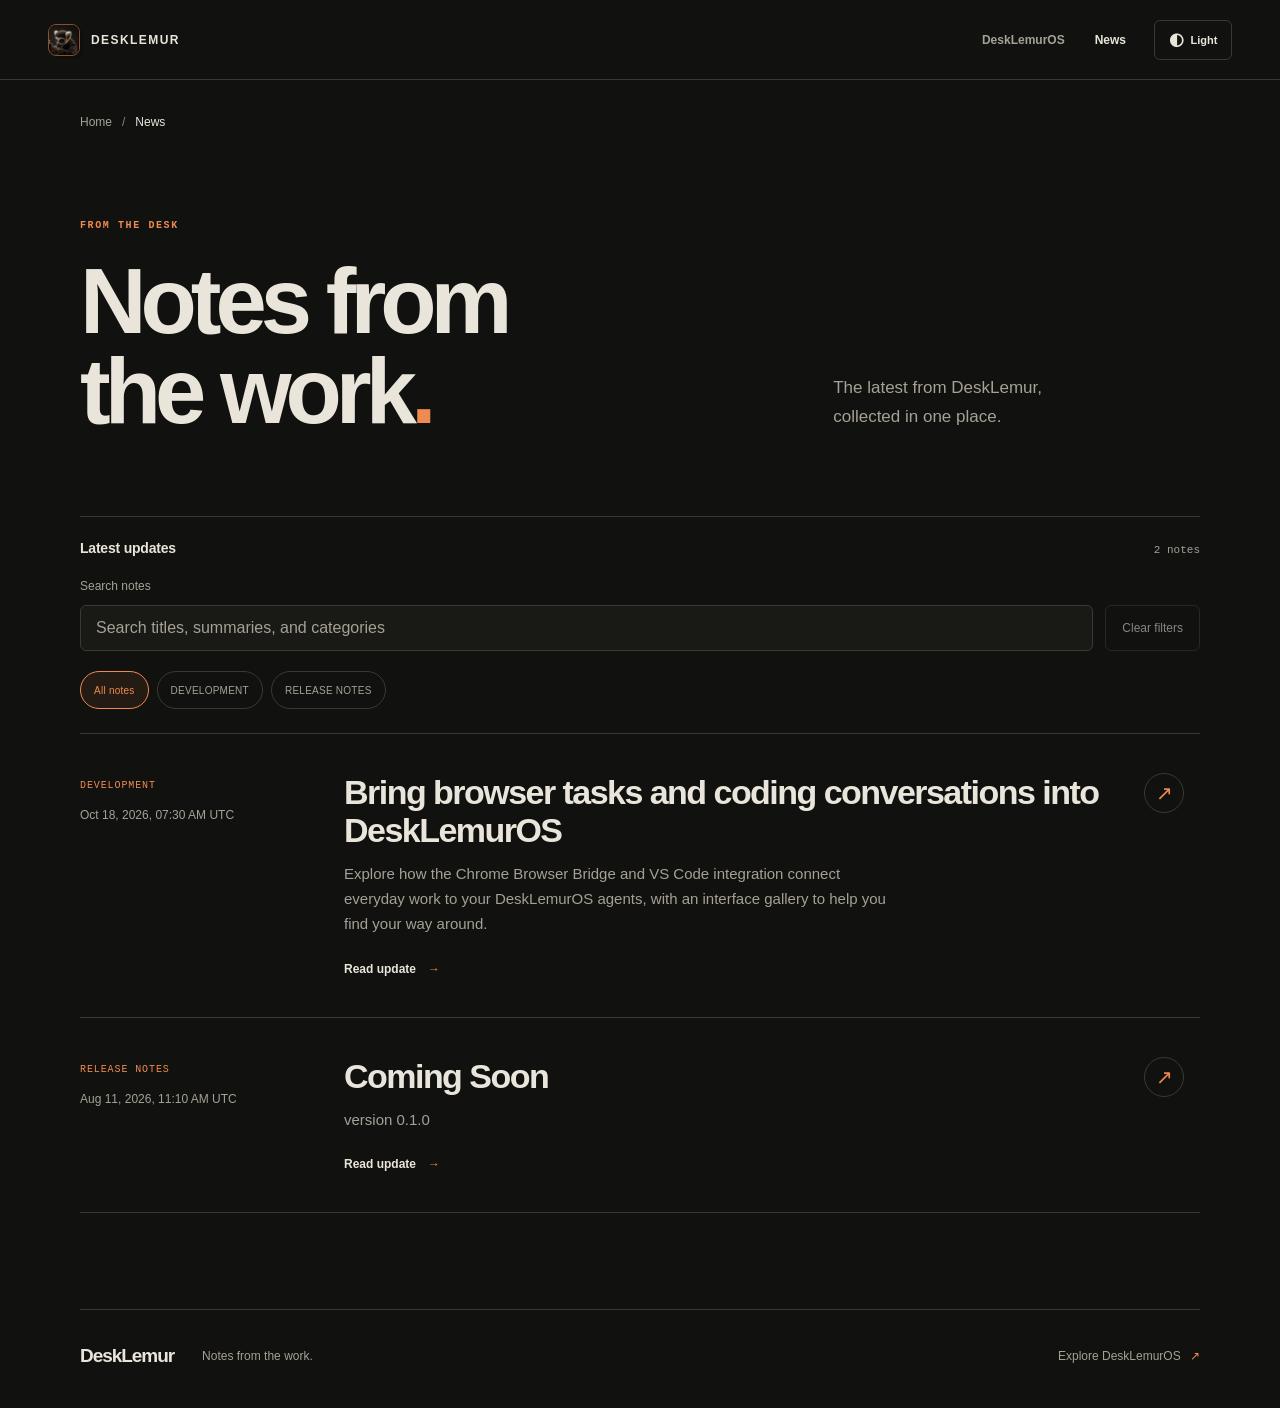
<file: news/index.html>
<!doctype html>
<html lang="en"><head>
<meta charset="utf-8"><meta name="viewport" content="width=device-width,initial-scale=1">
<title>News — DeskLemur</title>
<meta name="description" content="The latest notes and updates from DeskLemur, collected in one place.">
<meta name="color-scheme" content="dark light">
<link rel="icon" href="../assets/web/desklemur-mark-64.png?v=55cfd14b5d16461d">
<script>try{document.documentElement.classList.toggle('light-theme',localStorage.getItem('desklemur-theme')==='light');}catch(error){}</script>
<link rel="stylesheet" href="../news/news.css?v=0ba6967d2301a8c2">
<script src="../news/news.js?v=f3f317bd07592cf0" defer></script>
    <!-- DeskLemur public metadata -->
    <link rel="canonical" href="https://www.desklemur.com/news/" />
    <meta property="og:type" content="website" />
    <meta property="og:url" content="https://www.desklemur.com/news/" />
    <meta property="og:title" content="News — DeskLemur" />
    <meta name="twitter:title" content="News — DeskLemur" />
    <meta property="og:description" content="The latest notes and updates from DeskLemur, collected in one place." />
    <meta name="twitter:description" content="The latest notes and updates from DeskLemur, collected in one place." />
    <meta name="twitter:card" content="summary_large_image" />
    <meta property="og:image" content="https://www.desklemur.com/og.png" />
    <meta name="twitter:image" content="https://www.desklemur.com/og.png" />
    <!-- /DeskLemur public metadata -->
</head>
<body class="news-page"><a class="skip-link" href="#main-content">Skip to content</a>
<header class="news-site-header">
<a class="news-brand" href="../index.html?v=8b37d3c1f1cf4b38" aria-label="DeskLemur home"><span class="news-brand-mark"><img src="../assets/web/desklemur-mark-64.png?v=55cfd14b5d16461d" width="32" height="32" alt=""></span><span>DESKLEMUR</span></a>
<nav class="news-site-nav" aria-label="Main navigation"><a href="../os/index.html?v=8b37d3c1f1cf4b38">DeskLemurOS</a><a href="../news/index.html?v=8b37d3c1f1cf4b38" aria-current="page">News</a></nav>
<button class="news-theme-toggle" type="button" aria-label="Switch to light theme" aria-pressed="false" hidden><span class="news-theme-icon" aria-hidden="true">◐</span><span data-theme-label>Light</span></button>
</header>
<main id="main-content" class="news-index-main" tabindex="-1">
<nav class="news-breadcrumb" aria-label="Breadcrumb"><ol><li><a href="../index.html?v=8b37d3c1f1cf4b38">Home</a></li><li aria-current="page">News</li></ol></nav>
<header class="news-index-heading"><p class="news-eyebrow">FROM THE DESK</p><h1>Notes from<br>the work<span>.</span></h1><p class="news-index-intro">The latest from DeskLemur,<br class="news-desktop-break"> collected in one place.</p></header>
<section class="news-updates" aria-labelledby="updates-heading"><div class="news-section-heading"><h2 id="updates-heading">Latest updates</h2><p class="news-count" aria-live="polite" aria-atomic="true">2 notes</p></div><div class="news-search" hidden><label for="news-search">Search notes</label><div class="news-search-controls"><input id="news-search" type="search" maxlength="500" placeholder="Search titles, summaries, and categories" autocomplete="off"><button id="news-search-clear" type="button">Clear filters</button></div></div><div class="news-filters" role="group" aria-label="Filter news by category" hidden><button type="button" data-filter="" aria-pressed="true">All notes</button><button type="button" data-filter="DEVELOPMENT" aria-pressed="false">DEVELOPMENT</button><button type="button" data-filter="RELEASE NOTES" aria-pressed="false">RELEASE NOTES</button></div><ul class="news-cards"><li class="news-card" data-news-category="DEVELOPMENT">
<a class="news-card-link" href="development/2026-10-18_03-30_chrome-and-vscode-workflows.html?v=8b37d3c1f1cf4b38">
<div class="news-card-meta"><span class="news-category">DEVELOPMENT</span><time datetime="2026-10-18T07:30:00Z" data-published-at="2026-10-18T07:30:00Z">18 Oct 2026 · 07:30 UTC</time></div>
<div class="news-card-copy"><h2>Bring browser tasks and coding conversations into DeskLemurOS</h2><p class="news-card-summary">Explore how the Chrome Browser Bridge and VS Code integration connect everyday work to your DeskLemurOS agents, with an interface gallery to help you find your way around.</p><span class="news-card-action">Read update <span aria-hidden="true">→</span></span></div>
<span class="news-card-arrow" aria-hidden="true">↗</span></a></li><li class="news-card" data-news-category="RELEASE NOTES">
<a class="news-card-link" href="release-notes/2026-08-11_07-10_coming-soon.html?v=8b37d3c1f1cf4b38">
<div class="news-card-meta"><span class="news-category">RELEASE NOTES</span><time datetime="2026-08-11T11:10:00Z" data-published-at="2026-08-11T11:10:00Z">11 Aug 2026 · 11:10 UTC</time></div>
<div class="news-card-copy"><h2>Coming Soon</h2><p class="news-card-summary">version 0.1.0</p><span class="news-card-action">Read update <span aria-hidden="true">→</span></span></div>
<span class="news-card-arrow" aria-hidden="true">↗</span></a></li></ul><div class="news-no-results" hidden><h3>No matching notes</h3><p>Try a different search or use Clear filters to see all notes.</p></div></section>
</main><footer class="news-site-footer"><a class="news-footer-brand" href="../index.html?v=8b37d3c1f1cf4b38">DeskLemur</a><span>Notes from the work.</span><a href="../os/index.html?v=8b37d3c1f1cf4b38">Explore DeskLemurOS <span aria-hidden="true">↗</span></a></footer></body></html>
</file>
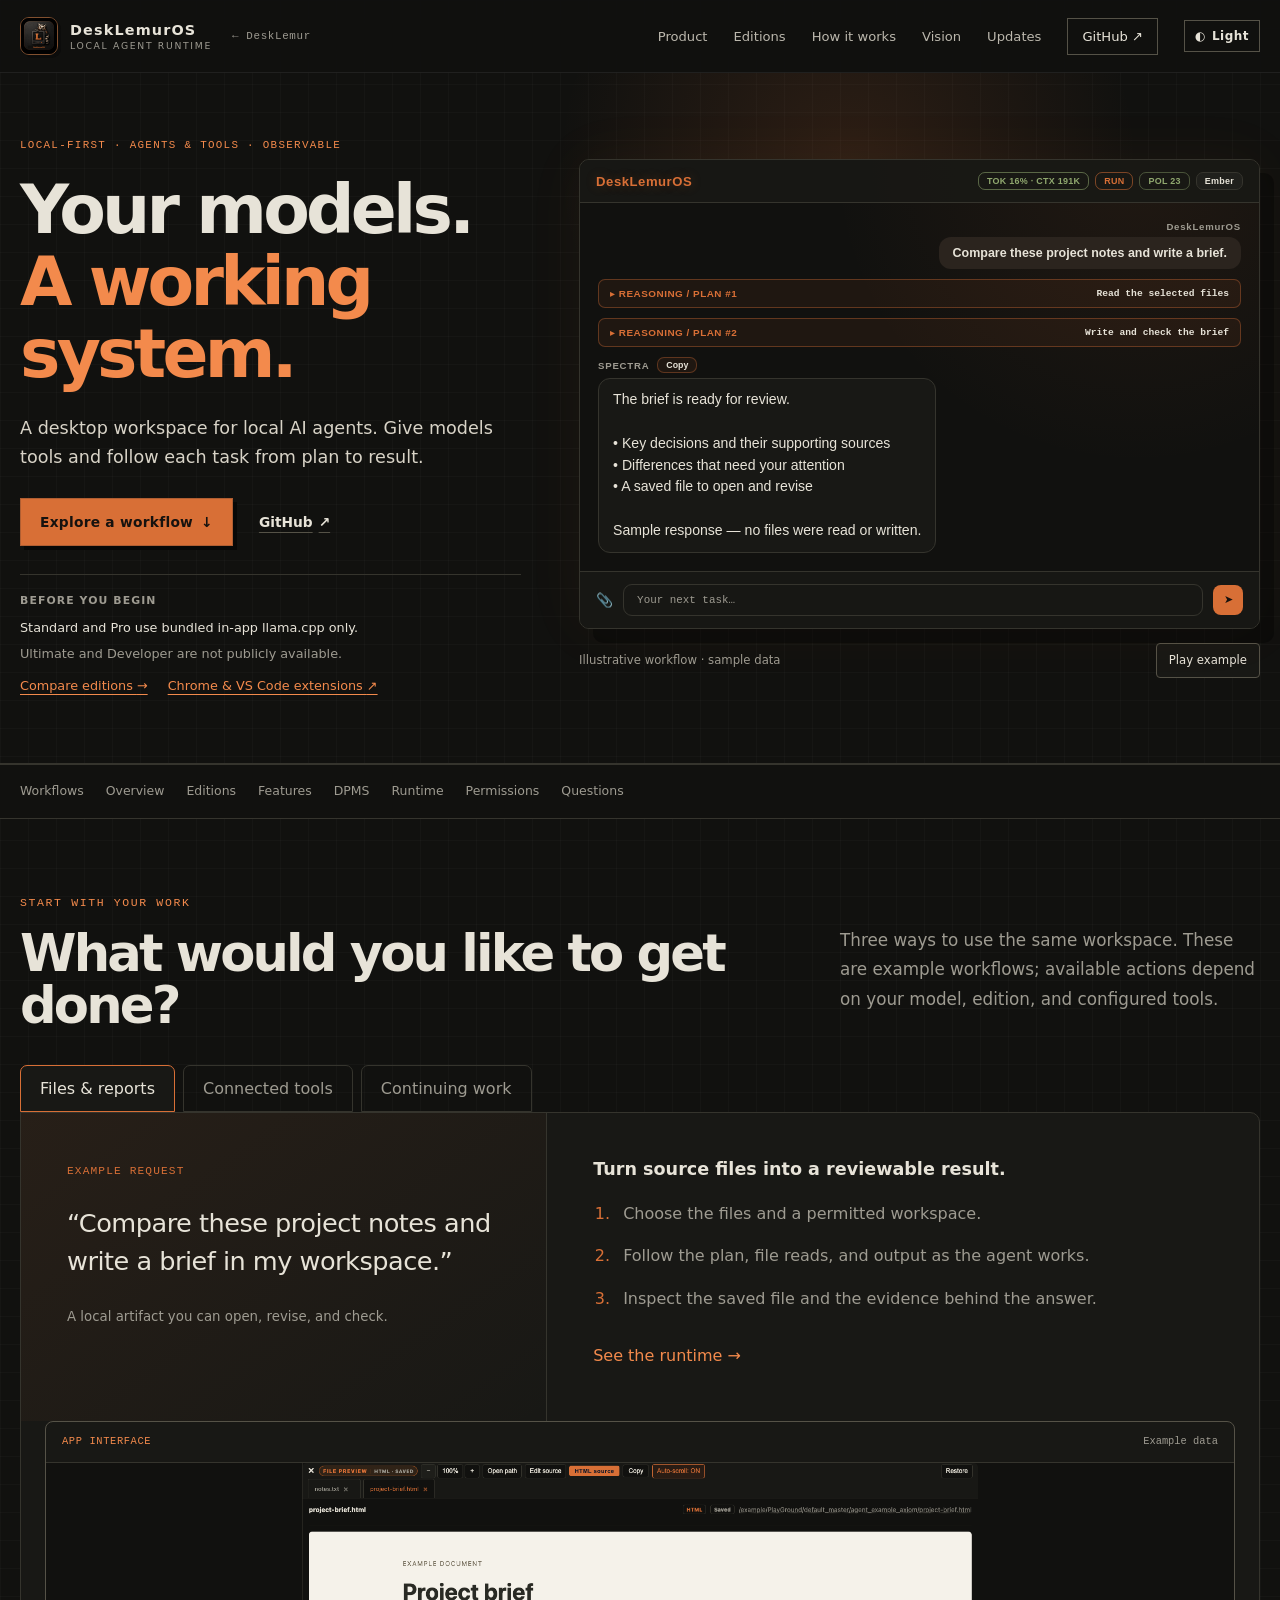
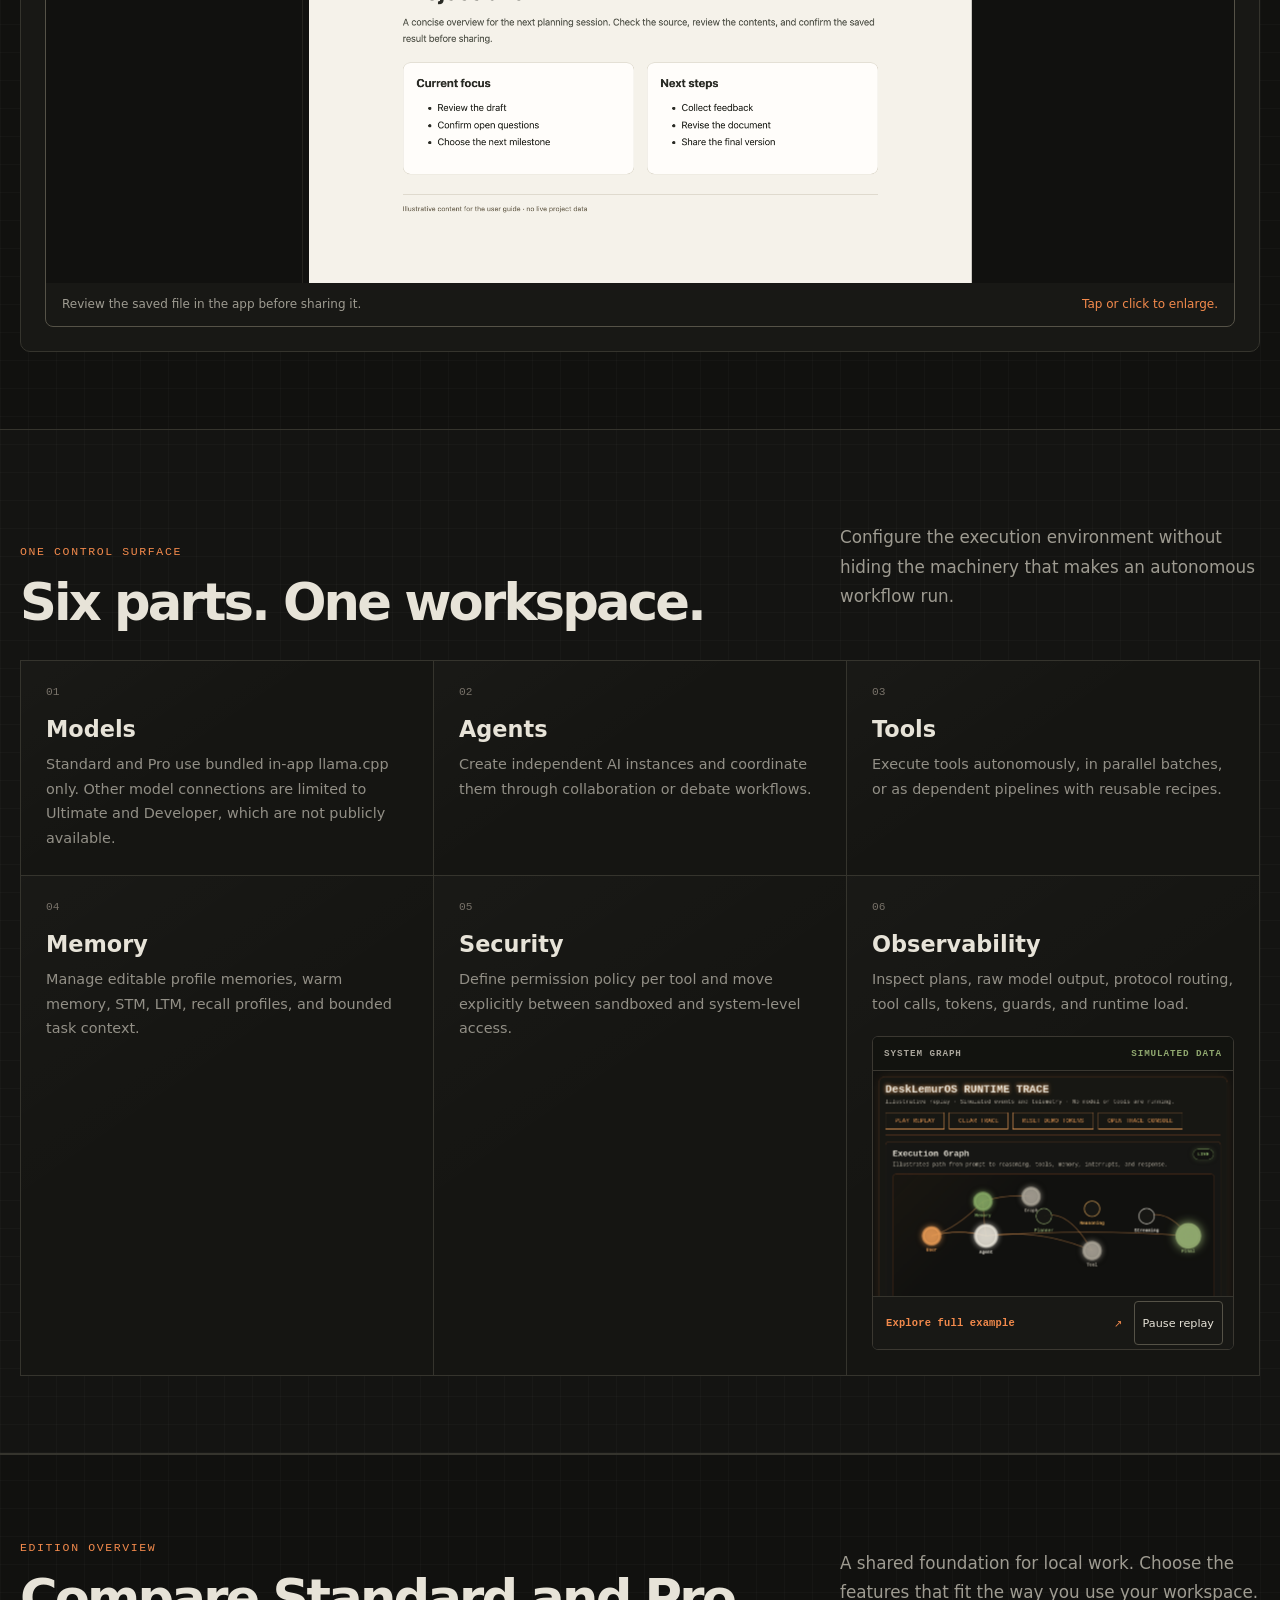
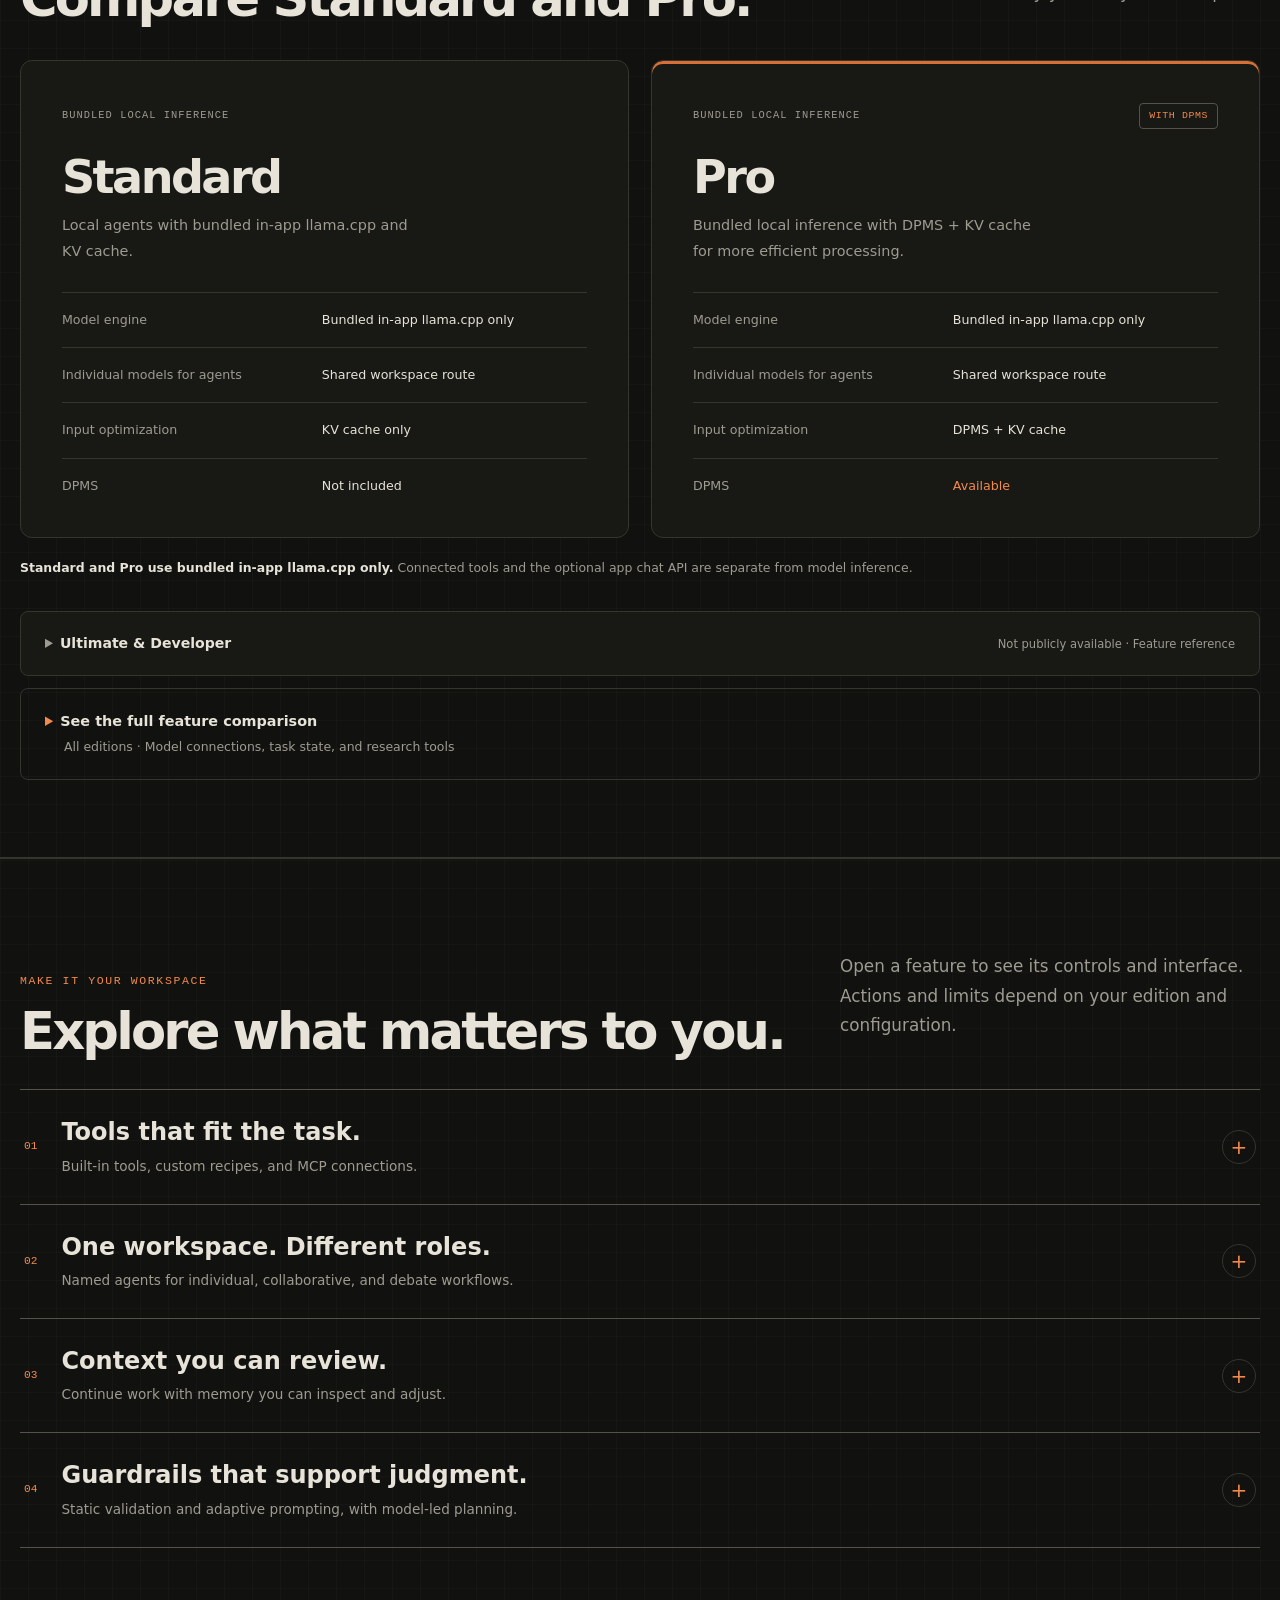
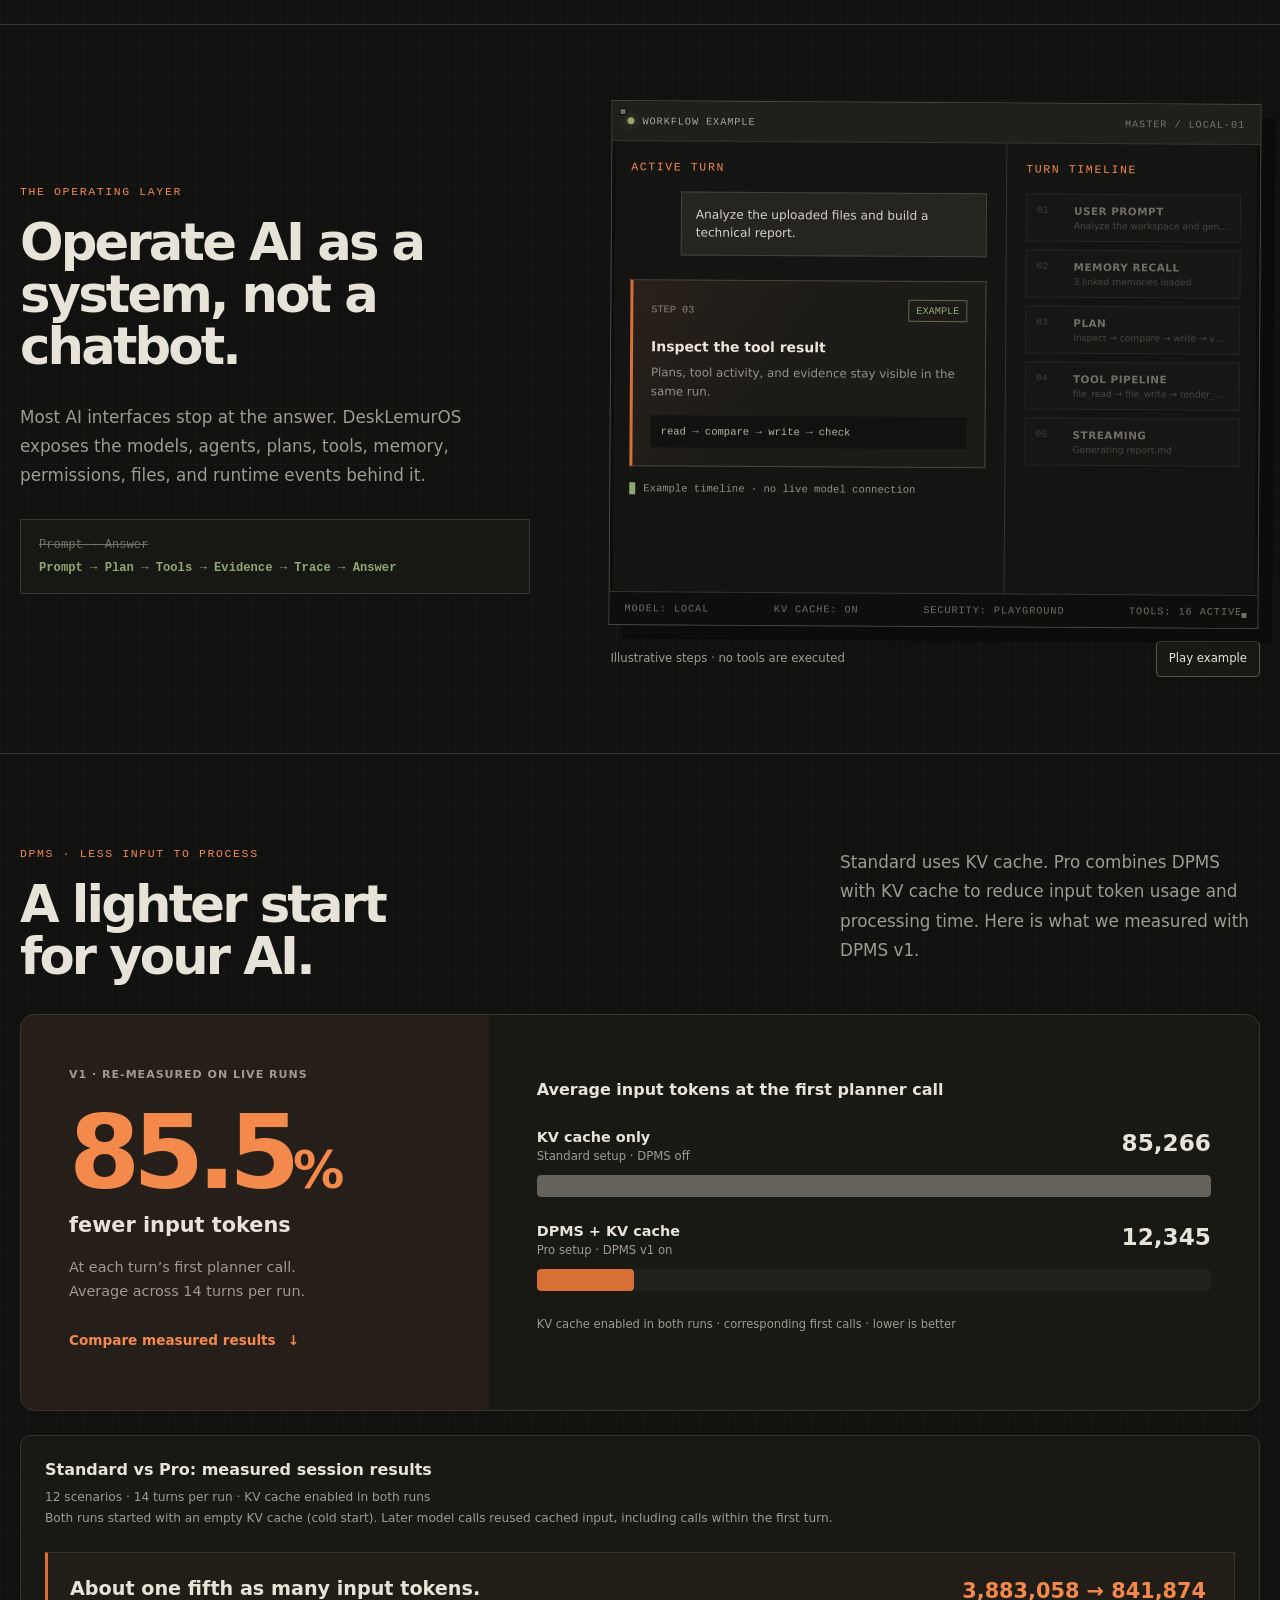
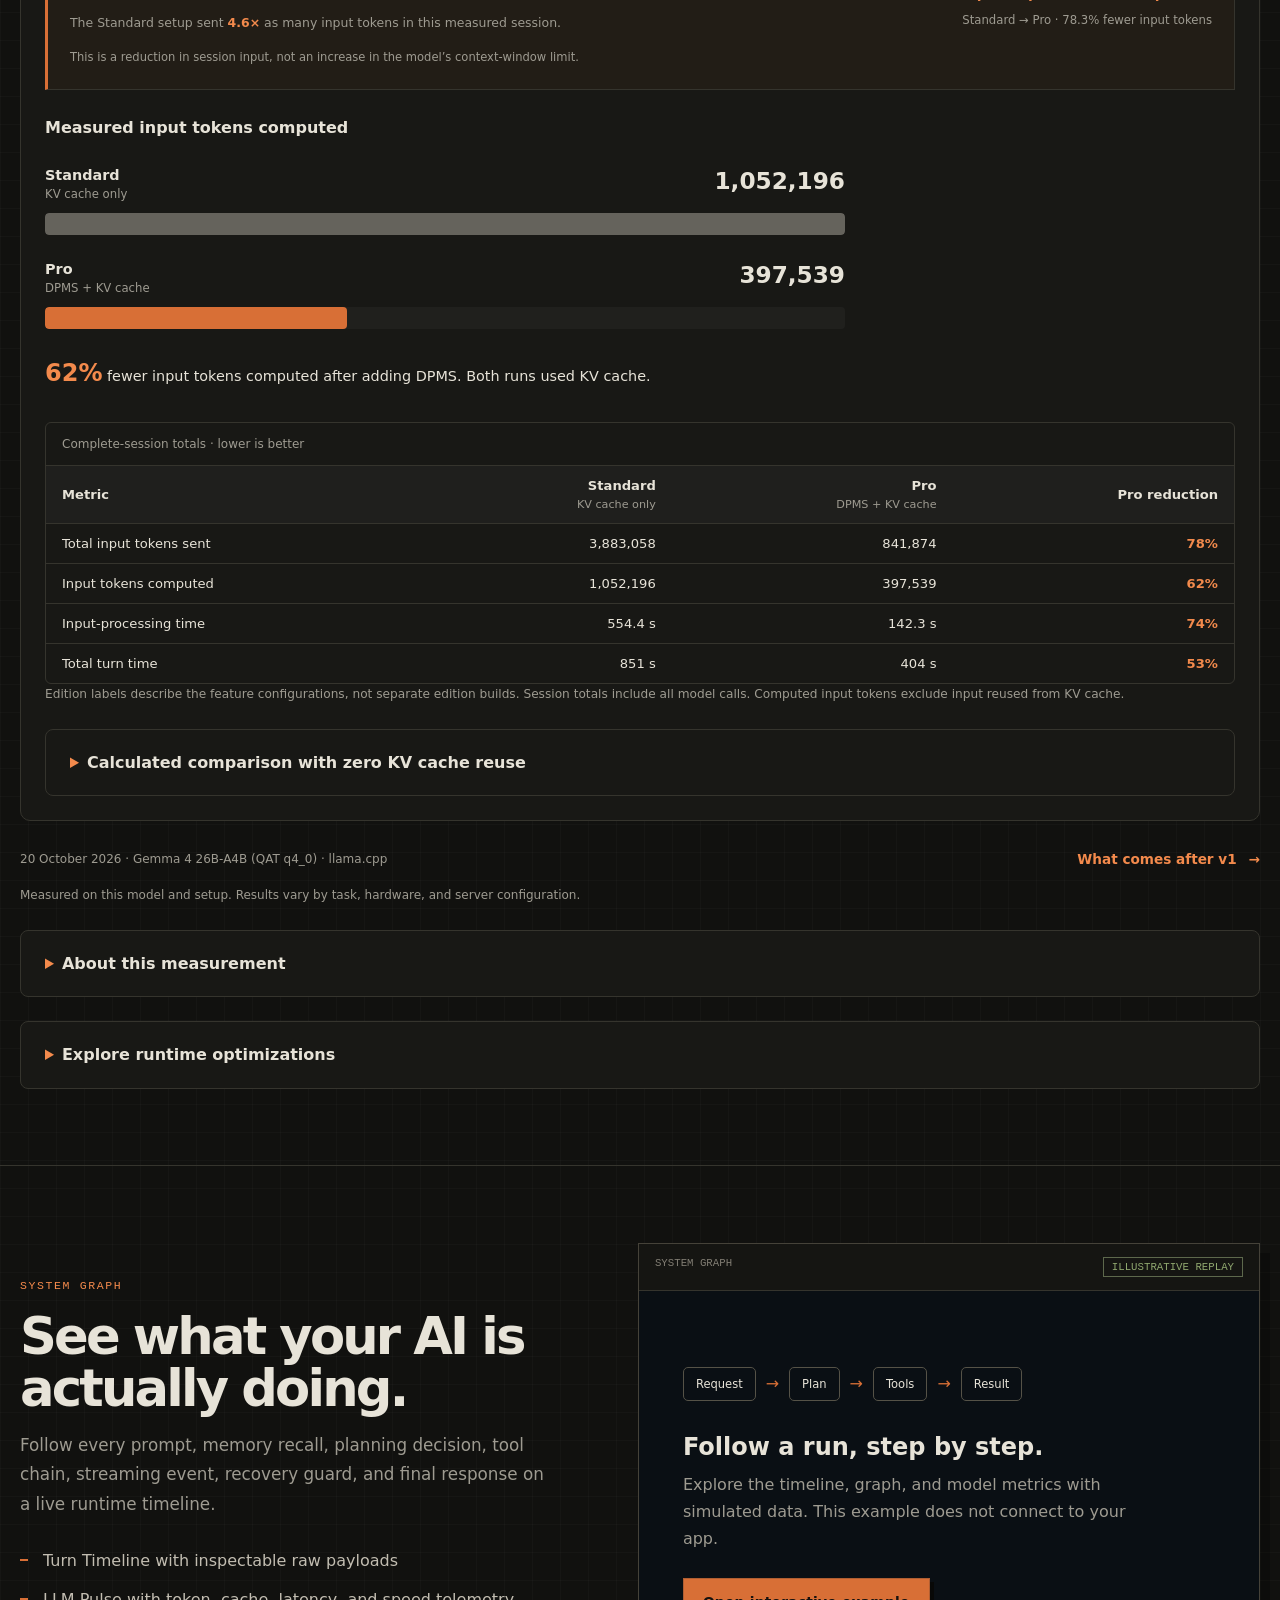
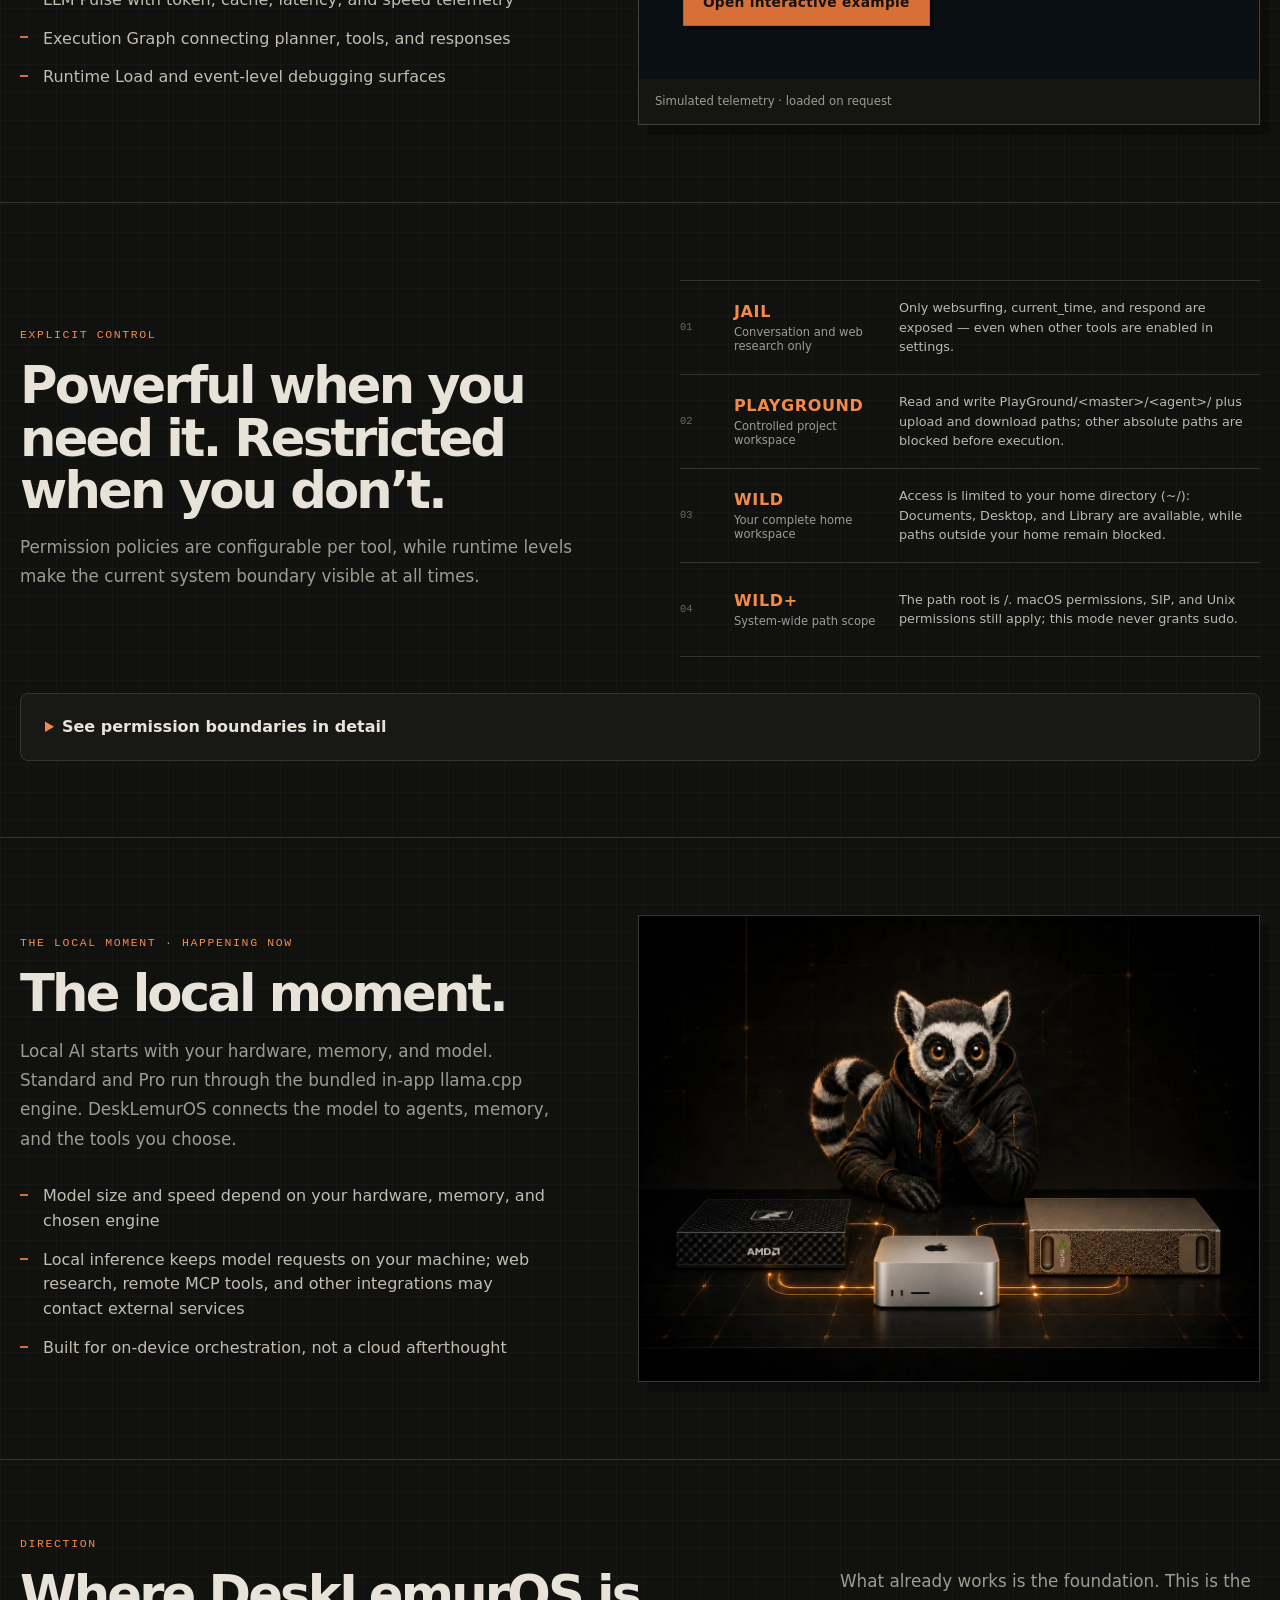
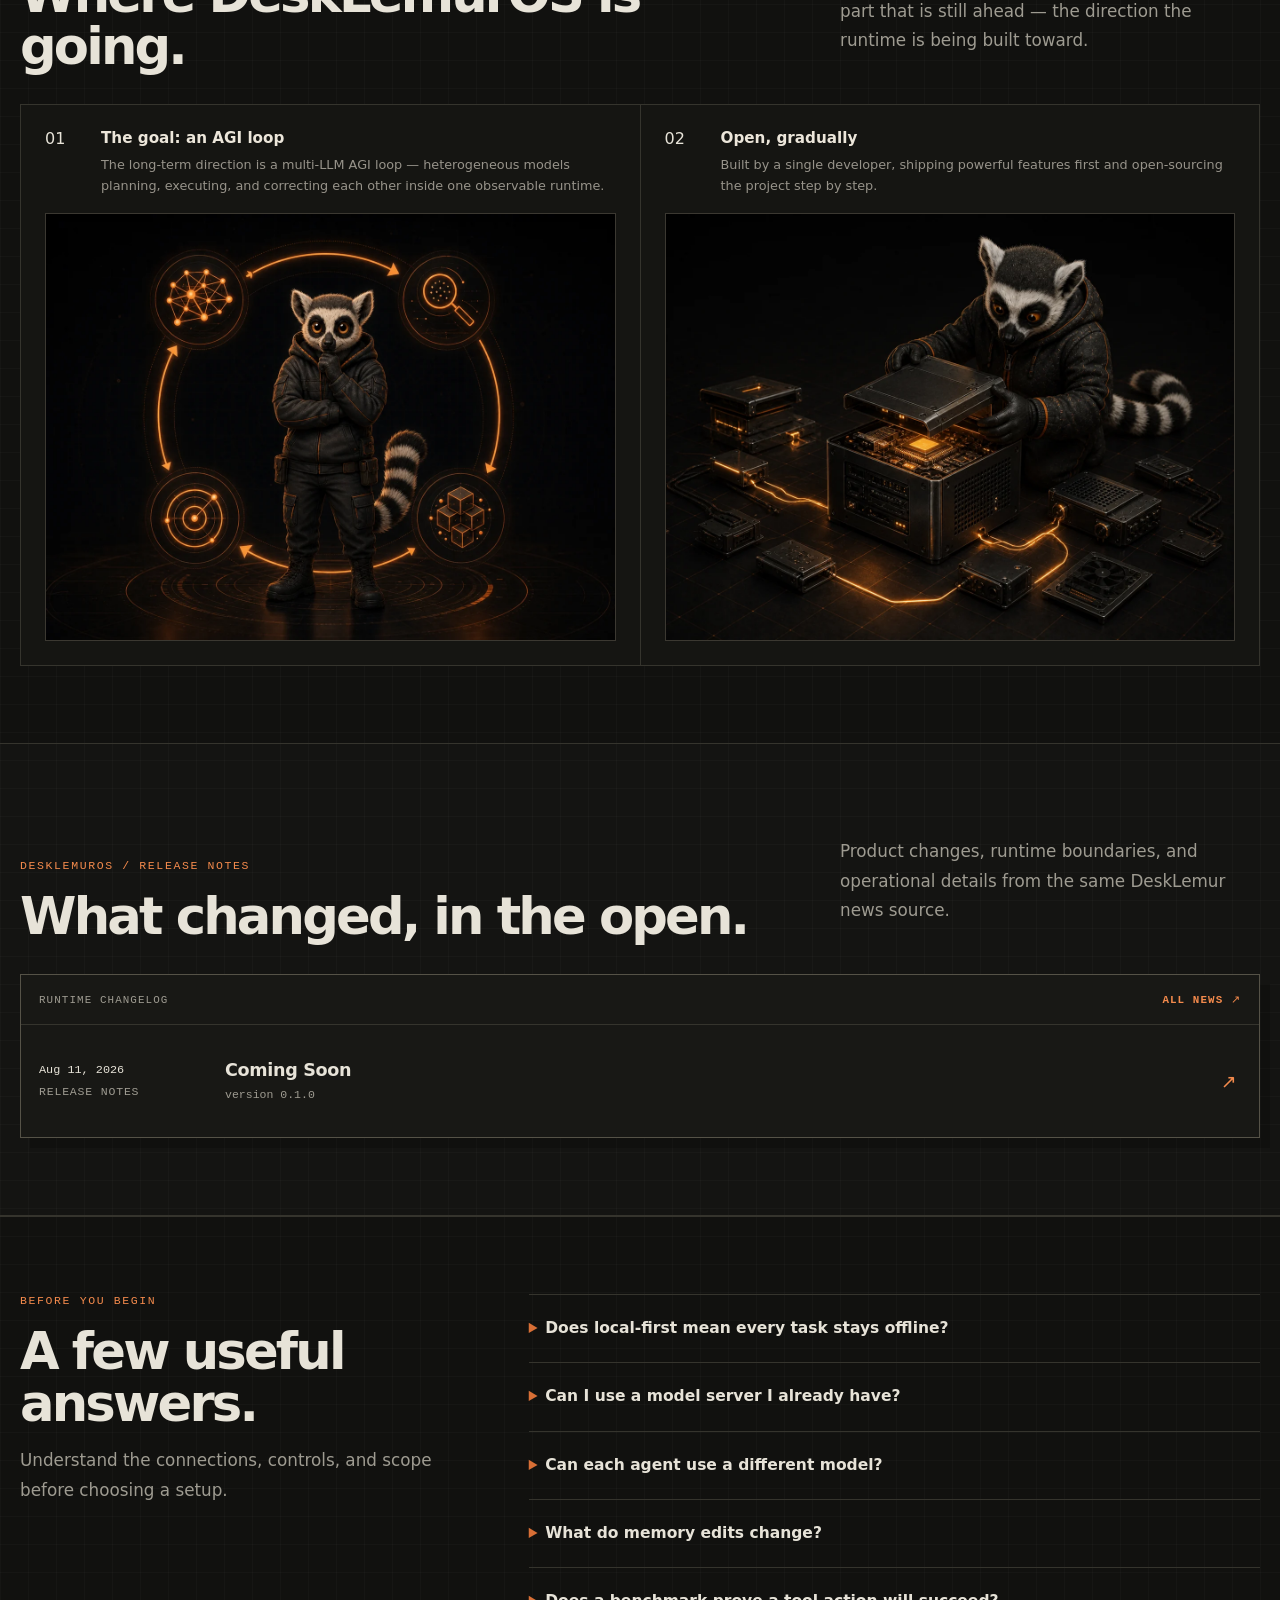
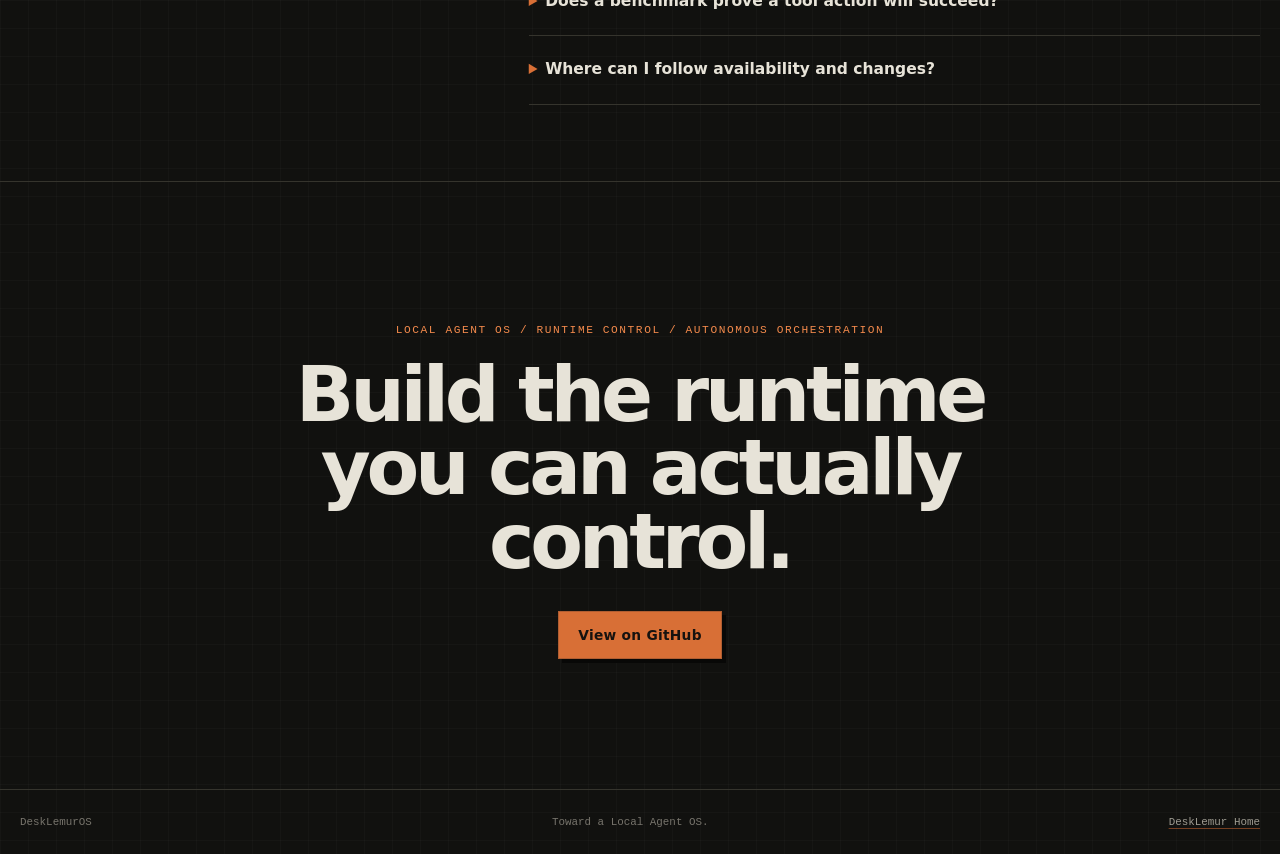
<file: os/index.html>
<!doctype html>
<html lang="en">
  <head>
    <meta charset="UTF-8" />
    <meta name="viewport" content="width=device-width, initial-scale=1.0" />
    <meta http-equiv="Cache-Control" content="no-cache, must-revalidate" />
    <meta
      name="description"
      content="DeskLemurOS — a local-first AI runtime and autonomous orchestration platform."
    />
    <meta id="theme-color" name="theme-color" content="#11110f" />
    <title>DeskLemurOS — Toward a Local Agent OS</title>
    <link id="site-favicon" rel="icon" type="image/png" href="./assets/web/icon-64.png?v=803e539b5b8541d4" />
    <link id="site-touch-icon" rel="apple-touch-icon" href="./assets/web/touch-icon-180.png?v=040274e06d4dc0bd" />
    <link rel="stylesheet" href="./styles.css?v=ca5563e7713e694f" />
    <!-- DeskLemur public metadata -->
    <link rel="canonical" href="https://www.desklemur.com/os/" />
    <meta property="og:type" content="website" />
    <meta property="og:url" content="https://www.desklemur.com/os/" />
    <meta property="og:title" content="DeskLemurOS — Toward a Local Agent OS" />
    <meta name="twitter:title" content="DeskLemurOS — Toward a Local Agent OS" />
    <meta property="og:description" content="DeskLemurOS — a local-first AI runtime and autonomous orchestration platform." />
    <meta name="twitter:description" content="DeskLemurOS — a local-first AI runtime and autonomous orchestration platform." />
    <meta name="twitter:card" content="summary_large_image" />
    <meta property="og:image" content="https://www.desklemur.com/og.png" />
    <meta name="twitter:image" content="https://www.desklemur.com/og.png" />
    <!-- /DeskLemur public metadata -->
</head>
  <body>
    <div id="app"></div>
    <noscript><main style="max-width:48rem;margin:10vh auto;padding:24px;line-height:1.8"><h1>DeskLemurOS</h1><p>A desktop workspace for local AI agents, tools, memory, and visible task activity.</p><p>Enable JavaScript to explore the interactive product page, or <a href="../index.html?v=8b37d3c1f1cf4b38">visit DeskLemur</a>.</p></main></noscript>

    <script src="../site-data.js?v=3988284e6cd38e9f"></script>
    <script src="../news-data.js?v=c041c08be8fa48c0"></script>
    <script src="./edition-guide.js?v=8f3314a73dfd1e5c"></script>
    <script src="./app.js?v=bb30ada3e5da4590"></script>
  </body>
</html>
</file>
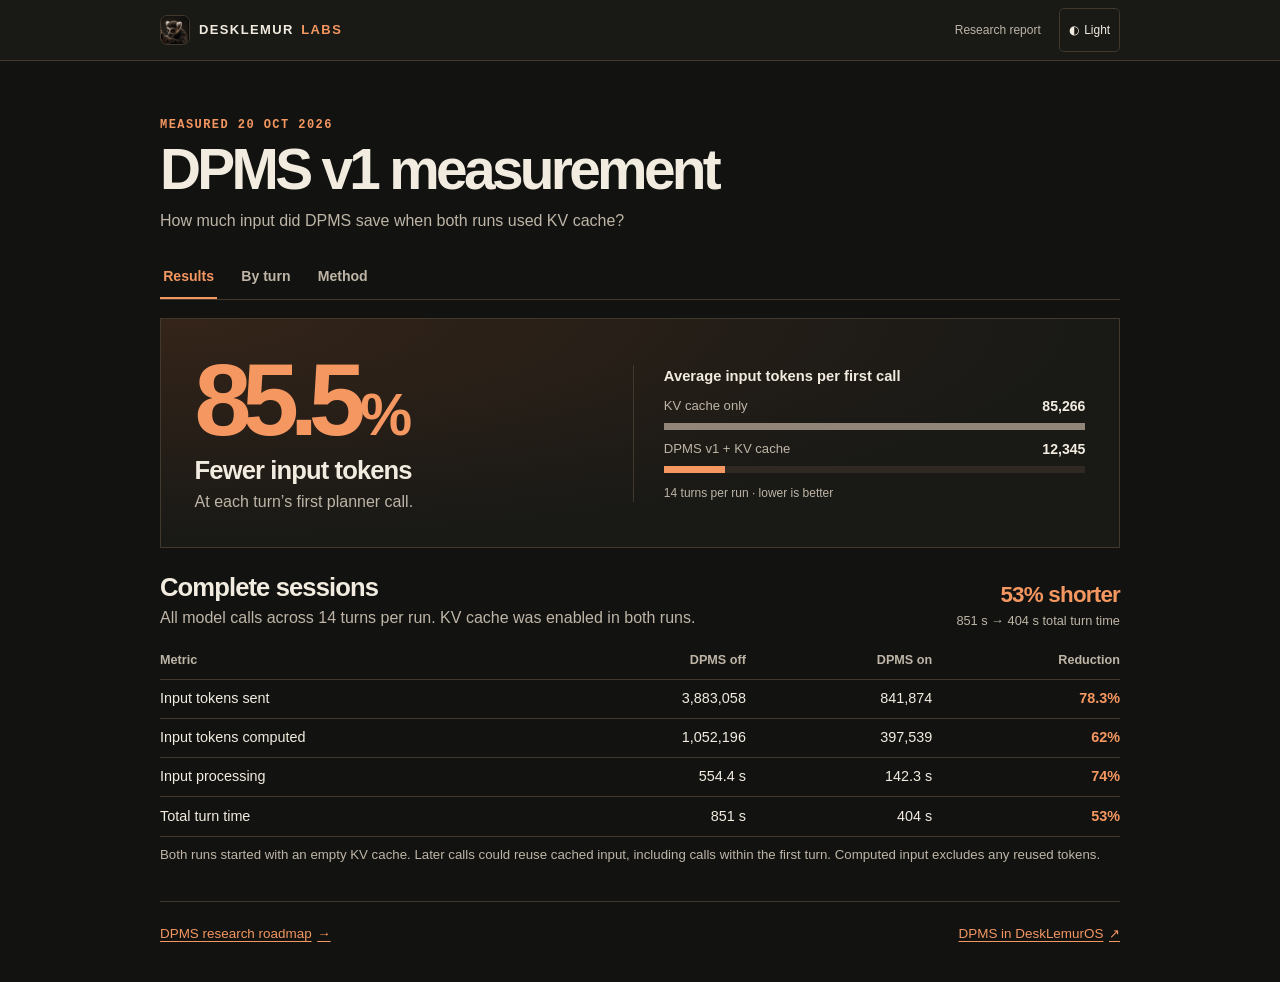
<file: labs/dpms-v1/index.html>
<!doctype html>
<html lang="en">
<head>
  <meta charset="utf-8" />
  <meta name="viewport" content="width=device-width, initial-scale=1" />
  <meta name="description" content="In a 14-turn test with KV cache enabled in both runs, DPMS v1 reduced first planner call input by 85.5%. See the session totals, per-turn results, and method." />

  <meta name="theme-color" content="#121210" />
  <meta name="color-scheme" content="dark light" />
  <title>DPMS v1 measurement | DeskLemur Labs</title>
  <link rel="icon" type="image/png" href="../../assets/web/desklemur-mark-64.png?v=55cfd14b5d16461d" />
  <script>
    try {
      document.documentElement.classList.toggle("light-theme", localStorage.getItem("desklemur-theme") === "light");
    } catch (_) { /* The dark theme works without storage. */ }
  </script>
  <link rel="stylesheet" href="./styles.css?v=23c1326710380c00" />
  <script src="./report.js?v=793bd0d46a568526" defer></script>
    <!-- DeskLemur public metadata -->
    <link rel="canonical" href="https://www.desklemur.com/labs/dpms-v1/" />
    <meta property="og:type" content="website" />
    <meta property="og:url" content="https://www.desklemur.com/labs/dpms-v1/" />
    <meta property="og:title" content="DPMS v1 measurement | DeskLemur Labs" />
    <meta name="twitter:title" content="DPMS v1 measurement | DeskLemur Labs" />
    <meta property="og:description" content="In a 14-turn test with KV cache enabled in both runs, DPMS v1 reduced first planner call input by 85.5%. See the session totals, per-turn results, and method." />
    <meta name="twitter:description" content="In a 14-turn test with KV cache enabled in both runs, DPMS v1 reduced first planner call input by 85.5%. See the session totals, per-turn results, and method." />
    <meta name="twitter:card" content="summary_large_image" />
    <meta property="og:image" content="https://www.desklemur.com/labs/dpms-v1/share.png" />
    <meta name="twitter:image" content="https://www.desklemur.com/labs/dpms-v1/share.png" />
    <!-- /DeskLemur public metadata -->
</head>
<body>
  <a class="skip-link" href="#main-content">Skip to content</a>
  <header class="site-bar">
    <div class="report-width site-bar-inner">
      <a class="brand" href="../index.html?v=8b37d3c1f1cf4b38">
        <img src="../../assets/web/desklemur-mark-64.png?v=55cfd14b5d16461d" alt="" width="30" height="30" />
        <span>DeskLemur <strong>Labs</strong></span>
      </a>
      <div class="site-bar-actions">
        <span class="report-label">Research report</span>
        <button class="theme-toggle" type="button" hidden>
          <span aria-hidden="true">◐</span><span data-theme-label>Light</span>
        </button>
      </div>
    </div>
  </header>

  <main class="report-width report-body" id="main-content" tabindex="-1">
    <header class="report-heading">
      <p class="kicker">Measured <time datetime="2026-10-20">20 Oct 2026</time></p>
      <h1>DPMS v1 measurement</h1>
      <p>How much input did DPMS save when both runs used KV cache?</p>
    </header>

    <nav class="report-nav" aria-label="Report sections" data-report-nav>
      <a id="tab-results" href="#results">Results</a>
      <a id="tab-turns" href="#turns">By turn</a>
      <a id="tab-method" href="#method">Method</a>
    </nav>

    <section class="report-panel" id="results" aria-labelledby="results-title">
      <div class="result-focus">
        <div class="result-lead">
          <p class="report-value">85.5<span>%</span></p>
          <h2 id="results-title">Fewer input tokens</h2>
          <p>At each turn’s first planner call.</p>
        </div>
        <figure class="report-figure">
          <figcaption>Average input tokens per first call</figcaption>
          <dl class="bars">
            <div>
              <dt>KV cache only</dt>
              <dd>85,266 <span class="bar" aria-hidden="true"><span></span></span></dd>
            </div>
            <div>
              <dt>DPMS v1 + KV cache</dt>
              <dd>12,345 <span class="bar bar-on" aria-hidden="true"><span></span></span></dd>
            </div>
          </dl>
          <p>14 turns per run · lower is better</p>
        </figure>
      </div>

      <section class="session" id="session-results" aria-labelledby="session-title">
        <div class="session-heading">
          <div>
            <h2 id="session-title">Complete sessions</h2>
            <p>All model calls across 14 turns per run. KV cache was enabled in both runs.</p>
          </div>
          <div class="session-time"><strong>53% shorter</strong><span>851 s → 404 s total turn time</span></div>
        </div>
        <table class="report-table" aria-labelledby="session-title">
          <thead>
            <tr><th scope="col">Metric</th><th scope="col">DPMS off</th><th scope="col">DPMS on</th><th scope="col">Reduction</th></tr>
          </thead>
          <tbody>
            <tr><th scope="row">Input tokens sent</th><td>3,883,058</td><td>841,874</td><td>78.3%</td></tr>
            <tr><th scope="row">Input tokens computed</th><td>1,052,196</td><td>397,539</td><td>62%</td></tr>
            <tr><th scope="row">Input processing</th><td>554.4 s</td><td>142.3 s</td><td>74%</td></tr>
            <tr><th scope="row">Total turn time</th><td>851 s</td><td>404 s</td><td>53%</td></tr>
          </tbody>
        </table>
        <p class="caption">Both runs started with an empty KV cache. Later calls could reuse cached input, including calls within the first turn. Computed input excludes any reused tokens.</p>
      </section>
    </section>

    <section class="report-panel" id="turns" aria-labelledby="turns-title">
      <h2 id="turns-title">First planner call, by turn</h2>
      <p class="caption">Input tokens before chat templating. KV cache was enabled for both runs.</p>
      <figure class="turn-range">
        <figcaption>Reduction in input tokens</figcaption>
        <div class="turn-range-plot" role="img" aria-label="On an 80% to 90% scale, reductions across 14 turns range from 82.0% to 87.9%. The overall reduction is 85.5%.">
          <div class="turn-range-axis" aria-hidden="true">
            <span class="turn-range-band"></span>
            <span class="turn-range-overall"><span><strong>85.5%</strong> overall</span></span>
            <span class="turn-range-label turn-range-low">82.0%</span>
            <span class="turn-range-label turn-range-high">87.9%</span>
            <span class="turn-range-tick" style="--tick: 0%">80%</span>
            <span class="turn-range-tick" style="--tick: 50%">85%</span>
            <span class="turn-range-tick" style="--tick: 100%">90%</span>
          </div>
        </div>
        <p class="caption">Range across 14 turns. Overall compares the two runs’ summed first-call tokens.</p>
      </figure>
      <table class="report-table" aria-labelledby="turns-title">
        <thead>
          <tr><th scope="col">Turn</th><th scope="col">DPMS off</th><th scope="col">DPMS on</th><th scope="col">Reduction</th></tr>
        </thead>
        <tbody>
          <tr><th scope="row">Clock</th><td>85,704</td><td>12,150</td><td>85.8%</td></tr>
          <tr><th scope="row">Plain question</th><td>84,454</td><td>10,212</td><td>87.9%</td></tr>
          <tr><th scope="row">Greeting</th><td>84,650</td><td>10,440</td><td>87.7%</td></tr>
          <tr><th scope="row">Calculator</th><td>84,764</td><td>10,678</td><td>87.4%</td></tr>
          <tr><th scope="row">How-to</th><td>85,002</td><td>11,091</td><td>87.0%</td></tr>
          <tr><th scope="row">File write</th><td>85,166</td><td>12,923</td><td>84.8%</td></tr>
          <tr><th scope="row">File read</th><td>85,330</td><td>10,918</td><td>87.2%</td></tr>
          <tr><th scope="row">File edit</th><td>85,569</td><td>11,440</td><td>86.6%</td></tr>
          <tr><th scope="row">Ask, then write</th><td>85,519</td><td>13,554</td><td>84.2%</td></tr>
          <tr><th scope="row">Notion read</th><td>85,813</td><td>12,707</td><td>85.2%</td></tr>
          <tr><th scope="row">Repeat last answer</th><td>85,585</td><td>13,000</td><td>84.8%</td></tr>
          <tr><th scope="row">Web, current fact</th><td>85,657</td><td>13,251</td><td>84.5%</td></tr>
          <tr><th scope="row">Delegation</th><td>85,133</td><td>15,131</td><td>82.2%</td></tr>
          <tr><th scope="row">Delegated web task</th><td>85,379</td><td>15,337</td><td>82.0%</td></tr>
        </tbody>
        <tfoot>
          <tr><th scope="row">All 14 first calls</th><td>1,193,725</td><td>172,832</td><td>85.5%</td></tr>
        </tfoot>
      </table>
    </section>

    <section class="report-panel method" id="method" aria-labelledby="method-title">
      <h2 id="method-title">Measurement method</h2>
      <dl>
        <div><dt>Model</dt><dd>Gemma 4 26B-A4B (QAT q4_0)</dd></div>
        <div><dt>Engine</dt><dd>llama.cpp</dd></div>
        <div><dt>Test design</dt><dd>Two live runs of the same 12 scenarios, 14 turns per run. The model server restarted before each run to start with an empty KV cache. Both runs used KV cache throughout. The session totals pool calls with different levels of cache reuse.</dd></div>
        <div><dt>First planner call</dt><dd>Counts use the model’s tokenizer before chat templating. The reduction compares sums across corresponding turns. The chart shows rounded per-turn averages.</dd></div>
        <div><dt>Scope</dt><dd>Results apply to this test setup. Conversation histories can differ across the two runs. Task accuracy would require a separate comparison.</dd></div>
        <div><dt>Source revision</dt><dd>Measured <time datetime="2026-10-20">20 October 2026</time>. Source report updated <time datetime="2026-10-21">21 October 2026</time>.</dd></div>
      </dl>
    </section>
  </main>

  <footer class="report-width report-footer">
    <a href="../index.html?v=8b37d3c1f1cf4b38#dpms-roadmap">DPMS research roadmap <span aria-hidden="true">→</span></a>
    <a href="../../os/index.html?v=8b37d3c1f1cf4b38#/#dpms">DPMS in DeskLemurOS <span aria-hidden="true">↗</span></a>
  </footer>
</body>
</html>
</file>
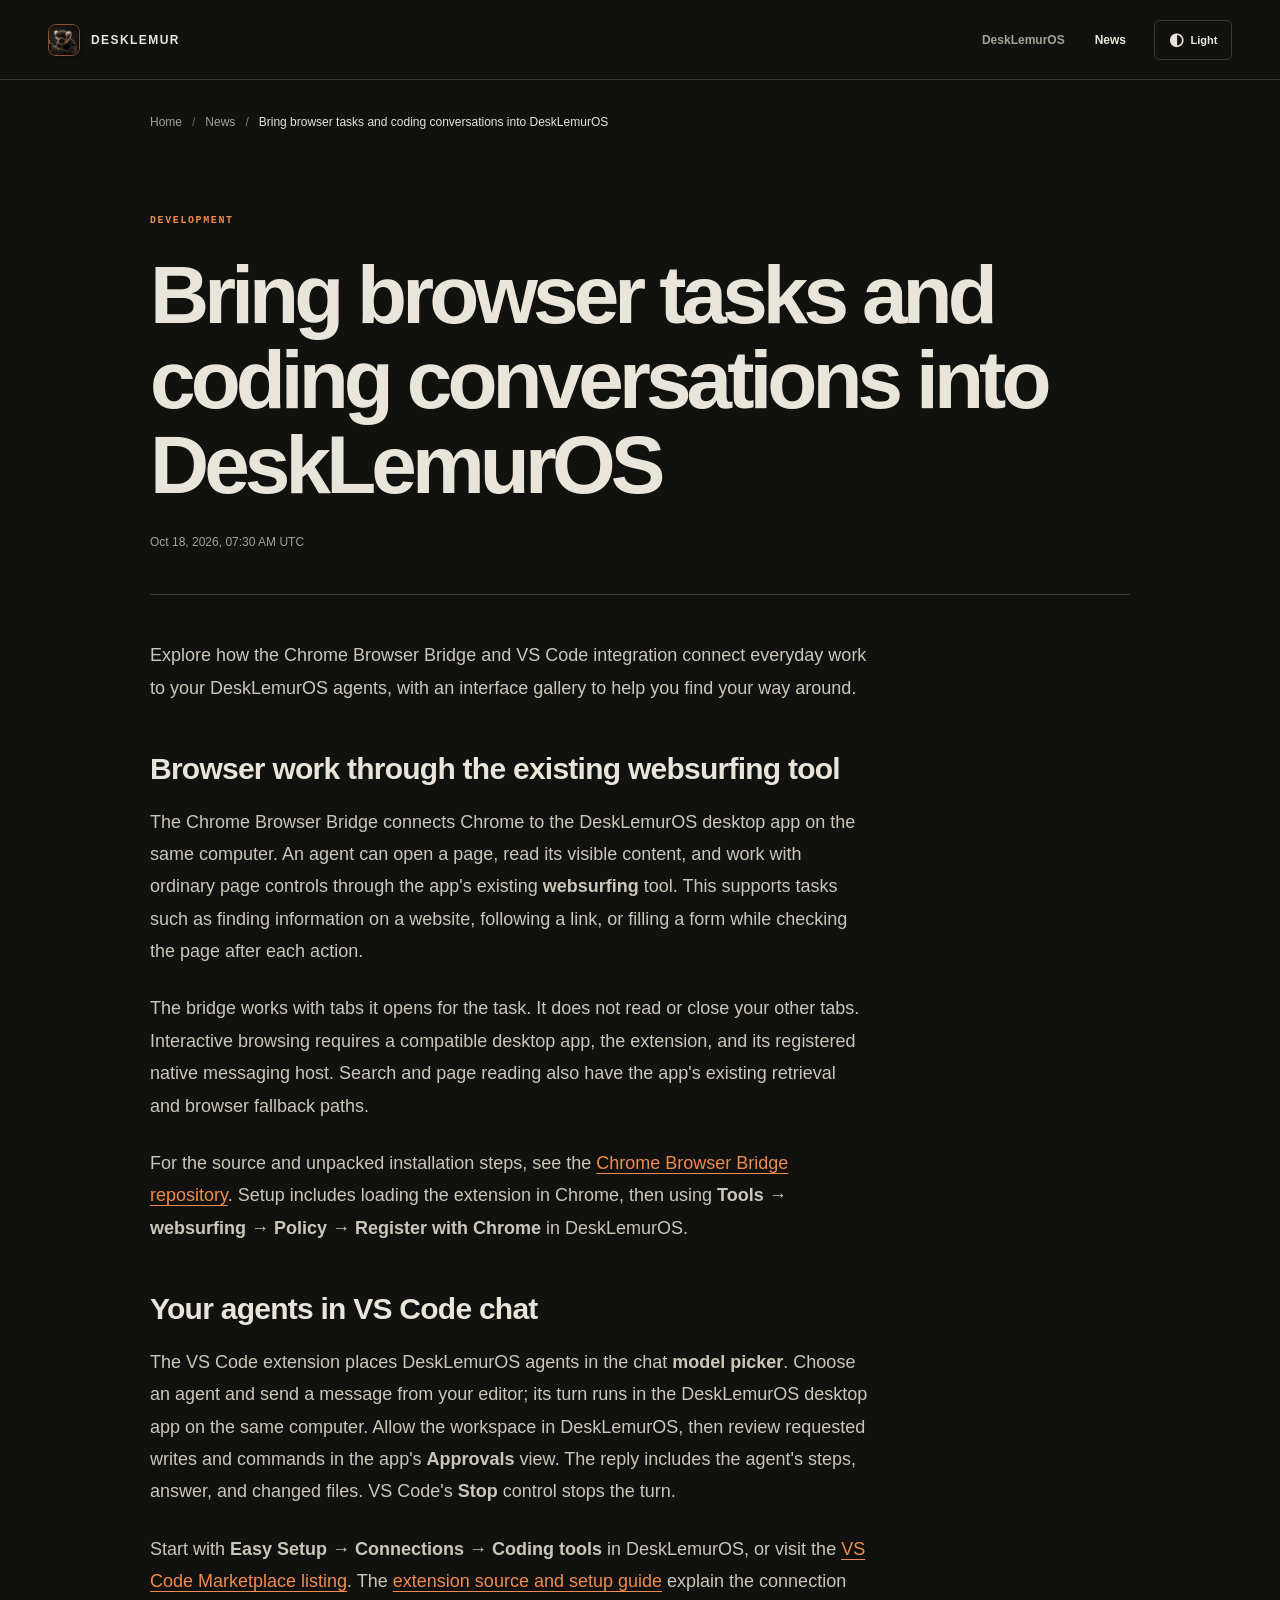
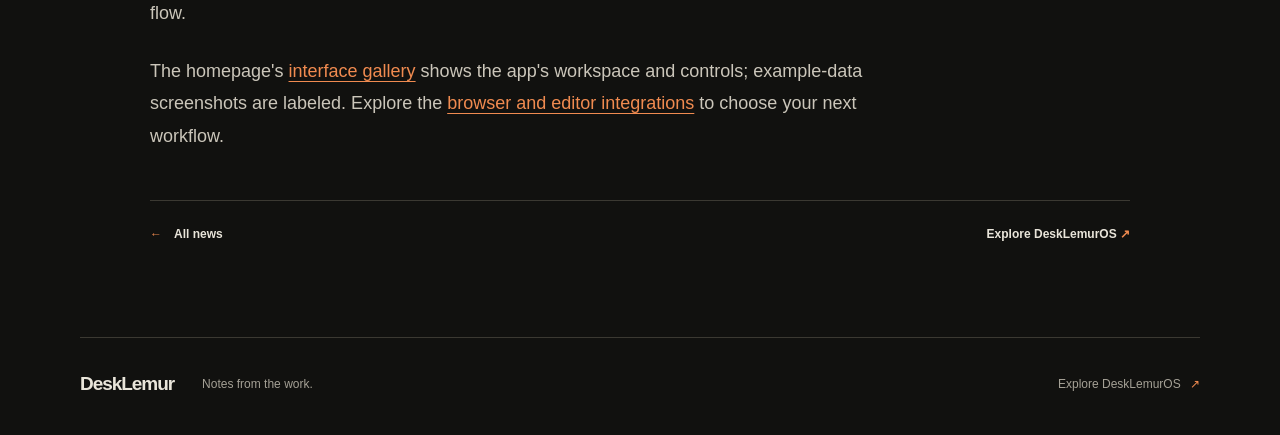
<file: news/development/2026-10-18_03-30_chrome-and-vscode-workflows.html>
<!doctype html>
<html lang="en"><head>
<meta charset="utf-8"><meta name="viewport" content="width=device-width,initial-scale=1">
<title>Bring browser tasks and coding conversations into DeskLemurOS — DeskLemur</title>
<meta name="description" content="Explore how the Chrome Browser Bridge and VS Code integration connect everyday work to your DeskLemurOS agents, with an interface gallery to help you find your way around.">
<meta name="color-scheme" content="dark light">
<link rel="icon" href="../../assets/web/desklemur-mark-64.png?v=55cfd14b5d16461d">
<script>try{document.documentElement.classList.toggle('light-theme',localStorage.getItem('desklemur-theme')==='light');}catch(error){}</script>
<link rel="stylesheet" href="../../news/news.css?v=0ba6967d2301a8c2">
<script src="../../news/news.js?v=f3f317bd07592cf0" defer></script>
    <!-- DeskLemur public metadata -->
    <link rel="canonical" href="https://www.desklemur.com/news/development/2026-10-18_03-30_chrome-and-vscode-workflows.html" />
    <meta property="og:type" content="article" />
    <meta property="og:url" content="https://www.desklemur.com/news/development/2026-10-18_03-30_chrome-and-vscode-workflows.html" />
    <meta property="og:title" content="Bring browser tasks and coding conversations into DeskLemurOS — DeskLemur" />
    <meta name="twitter:title" content="Bring browser tasks and coding conversations into DeskLemurOS — DeskLemur" />
    <meta property="og:description" content="Explore how the Chrome Browser Bridge and VS Code integration connect everyday work to your DeskLemurOS agents, with an interface gallery to help you find your way around." />
    <meta name="twitter:description" content="Explore how the Chrome Browser Bridge and VS Code integration connect everyday work to your DeskLemurOS agents, with an interface gallery to help you find your way around." />
    <meta name="twitter:card" content="summary_large_image" />
    <meta property="og:image" content="https://www.desklemur.com/og.png" />
    <meta name="twitter:image" content="https://www.desklemur.com/og.png" />
    <meta property="article:published_time" content="2026-10-18T07:30:00Z" />
    <!-- /DeskLemur public metadata -->
</head>
<body class="news-page"><a class="skip-link" href="#main-content">Skip to content</a>
<header class="news-site-header">
<a class="news-brand" href="../../index.html?v=8b37d3c1f1cf4b38" aria-label="DeskLemur home"><span class="news-brand-mark"><img src="../../assets/web/desklemur-mark-64.png?v=55cfd14b5d16461d" width="32" height="32" alt=""></span><span>DESKLEMUR</span></a>
<nav class="news-site-nav" aria-label="Main navigation"><a href="../../os/index.html?v=8b37d3c1f1cf4b38">DeskLemurOS</a><a href="../../news/index.html?v=8b37d3c1f1cf4b38" aria-current="location">News</a></nav>
<button class="news-theme-toggle" type="button" aria-label="Switch to light theme" aria-pressed="false" hidden><span class="news-theme-icon" aria-hidden="true">◐</span><span data-theme-label>Light</span></button>
</header>
<main id="main-content" class="news-article-main" tabindex="-1">
<nav class="news-breadcrumb" aria-label="Breadcrumb"><ol><li><a href="../../index.html?v=8b37d3c1f1cf4b38">Home</a></li><li><a href="../../news/index.html?v=8b37d3c1f1cf4b38">News</a></li><li aria-current="page">Bring browser tasks and coding conversations into DeskLemurOS</li></ol></nav>
<article class="news-article">
<header class="news-article-heading"><p class="news-eyebrow">DEVELOPMENT</p><h1>Bring browser tasks and coding conversations into DeskLemurOS</h1><div class="news-article-meta"><time datetime="2026-10-18T07:30:00Z" data-published-at="2026-10-18T07:30:00Z">18 Oct 2026 · 07:30 UTC</time></div></header>
<div class="news-article-body"><p>Explore how the Chrome Browser Bridge and VS Code integration connect everyday work to your DeskLemurOS agents, with an interface gallery to help you find your way around.</p>
<h2>Browser work through the existing websurfing tool</h2>
<p>The Chrome Browser Bridge connects Chrome to the DeskLemurOS desktop app on the same computer. An agent can open a page, read its visible content, and work with ordinary page controls through the app&#x27;s existing <strong>websurfing</strong> tool. This supports tasks such as finding information on a website, following a link, or filling a form while checking the page after each action.</p>
<p>The bridge works with tabs it opens for the task. It does not read or close your other tabs. Interactive browsing requires a compatible desktop app, the extension, and its registered native messaging host. Search and page reading also have the app&#x27;s existing retrieval and browser fallback paths.</p>
<p>For the source and unpacked installation steps, see the <a href="https://github.com/desklemur-dev/DeskLemurOS_Chrome_Extension" target="_blank" rel="noopener noreferrer">Chrome Browser Bridge repository</a>. Setup includes loading the extension in Chrome, then using <strong>Tools → websurfing → Policy → Register with Chrome</strong> in DeskLemurOS.</p>
<h2>Your agents in VS Code chat</h2>
<p>The VS Code extension places DeskLemurOS agents in the chat <strong>model picker</strong>. Choose an agent and send a message from your editor; its turn runs in the DeskLemurOS desktop app on the same computer. Allow the workspace in DeskLemurOS, then review requested writes and commands in the app&#x27;s <strong>Approvals</strong> view. The reply includes the agent&#x27;s steps, answer, and changed files. VS Code&#x27;s <strong>Stop</strong> control stops the turn.</p>
<p>Start with <strong>Easy Setup → Connections → Coding tools</strong> in DeskLemurOS, or visit the <a href="https://marketplace.visualstudio.com/items?itemName=DeskLemurOS-DEV.desklemuros-agents" target="_blank" rel="noopener noreferrer">VS Code Marketplace listing</a>. The <a href="https://github.com/desklemur-dev/DeskLemurOS_VSCode_Extension" target="_blank" rel="noopener noreferrer">extension source and setup guide</a> explain the connection flow.</p>
<p>The homepage&#x27;s <a href="../../index.html?v=8b37d3c1f1cf4b38#app-preview">interface gallery</a> shows the app&#x27;s workspace and controls; example-data screenshots are labeled. Explore the <a href="../../index.html?v=8b37d3c1f1cf4b38#extensions">browser and editor integrations</a> to choose your next workflow.</p></div>
</article>
<nav class="news-article-end" aria-label="Continue exploring"><a class="news-back-link" href="../../news/index.html?v=8b37d3c1f1cf4b38"><span aria-hidden="true">←</span> All news</a><a href="../../os/index.html?v=8b37d3c1f1cf4b38">Explore DeskLemurOS <span aria-hidden="true">↗</span></a></nav>
</main><footer class="news-site-footer"><a class="news-footer-brand" href="../../index.html?v=8b37d3c1f1cf4b38">DeskLemur</a><span>Notes from the work.</span><a href="../../os/index.html?v=8b37d3c1f1cf4b38">Explore DeskLemurOS <span aria-hidden="true">↗</span></a></footer></body></html>
</file>
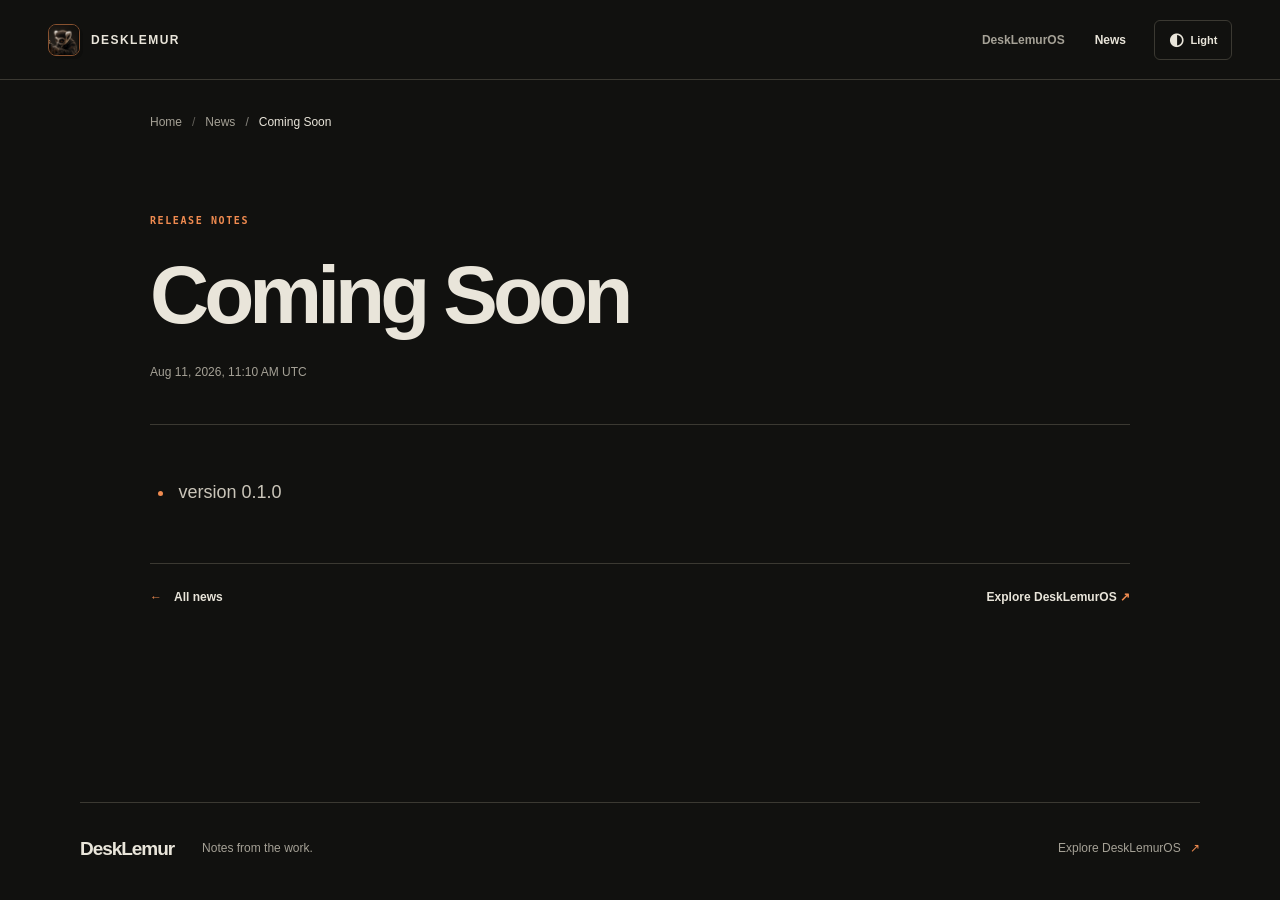
<file: news/release-notes/2026-08-11_07-10_coming-soon.html>
<!doctype html>
<html lang="en"><head>
<meta charset="utf-8"><meta name="viewport" content="width=device-width,initial-scale=1">
<title>Coming Soon — DeskLemur</title>
<meta name="description" content="version 0.1.0">
<meta name="color-scheme" content="dark light">
<link rel="icon" href="../../assets/web/desklemur-mark-64.png?v=55cfd14b5d16461d">
<script>try{document.documentElement.classList.toggle('light-theme',localStorage.getItem('desklemur-theme')==='light');}catch(error){}</script>
<link rel="stylesheet" href="../../news/news.css?v=0ba6967d2301a8c2">
<script src="../../news/news.js?v=f3f317bd07592cf0" defer></script>
    <!-- DeskLemur public metadata -->
    <link rel="canonical" href="https://www.desklemur.com/news/release-notes/2026-08-11_07-10_coming-soon.html" />
    <meta property="og:type" content="article" />
    <meta property="og:url" content="https://www.desklemur.com/news/release-notes/2026-08-11_07-10_coming-soon.html" />
    <meta property="og:title" content="Coming Soon — DeskLemur" />
    <meta name="twitter:title" content="Coming Soon — DeskLemur" />
    <meta property="og:description" content="version 0.1.0" />
    <meta name="twitter:description" content="version 0.1.0" />
    <meta name="twitter:card" content="summary_large_image" />
    <meta property="og:image" content="https://www.desklemur.com/og.png" />
    <meta name="twitter:image" content="https://www.desklemur.com/og.png" />
    <meta property="article:published_time" content="2026-08-11T11:10:00Z" />
    <!-- /DeskLemur public metadata -->
</head>
<body class="news-page"><a class="skip-link" href="#main-content">Skip to content</a>
<header class="news-site-header">
<a class="news-brand" href="../../index.html?v=8b37d3c1f1cf4b38" aria-label="DeskLemur home"><span class="news-brand-mark"><img src="../../assets/web/desklemur-mark-64.png?v=55cfd14b5d16461d" width="32" height="32" alt=""></span><span>DESKLEMUR</span></a>
<nav class="news-site-nav" aria-label="Main navigation"><a href="../../os/index.html?v=8b37d3c1f1cf4b38">DeskLemurOS</a><a href="../../news/index.html?v=8b37d3c1f1cf4b38" aria-current="location">News</a></nav>
<button class="news-theme-toggle" type="button" aria-label="Switch to light theme" aria-pressed="false" hidden><span class="news-theme-icon" aria-hidden="true">◐</span><span data-theme-label>Light</span></button>
</header>
<main id="main-content" class="news-article-main" tabindex="-1">
<nav class="news-breadcrumb" aria-label="Breadcrumb"><ol><li><a href="../../index.html?v=8b37d3c1f1cf4b38">Home</a></li><li><a href="../../news/index.html?v=8b37d3c1f1cf4b38">News</a></li><li aria-current="page">Coming Soon</li></ol></nav>
<article class="news-article">
<header class="news-article-heading"><p class="news-eyebrow">RELEASE NOTES</p><h1>Coming Soon</h1><div class="news-article-meta"><time datetime="2026-08-11T11:10:00Z" data-published-at="2026-08-11T11:10:00Z">11 Aug 2026 · 11:10 UTC</time></div></header>
<div class="news-article-body"><ul><li>version 0.1.0</li></ul></div>
</article>
<nav class="news-article-end" aria-label="Continue exploring"><a class="news-back-link" href="../../news/index.html?v=8b37d3c1f1cf4b38"><span aria-hidden="true">←</span> All news</a><a href="../../os/index.html?v=8b37d3c1f1cf4b38">Explore DeskLemurOS <span aria-hidden="true">↗</span></a></nav>
</main><footer class="news-site-footer"><a class="news-footer-brand" href="../../index.html?v=8b37d3c1f1cf4b38">DeskLemur</a><span>Notes from the work.</span><a href="../../os/index.html?v=8b37d3c1f1cf4b38">Explore DeskLemurOS <span aria-hidden="true">↗</span></a></footer></body></html>
</file>
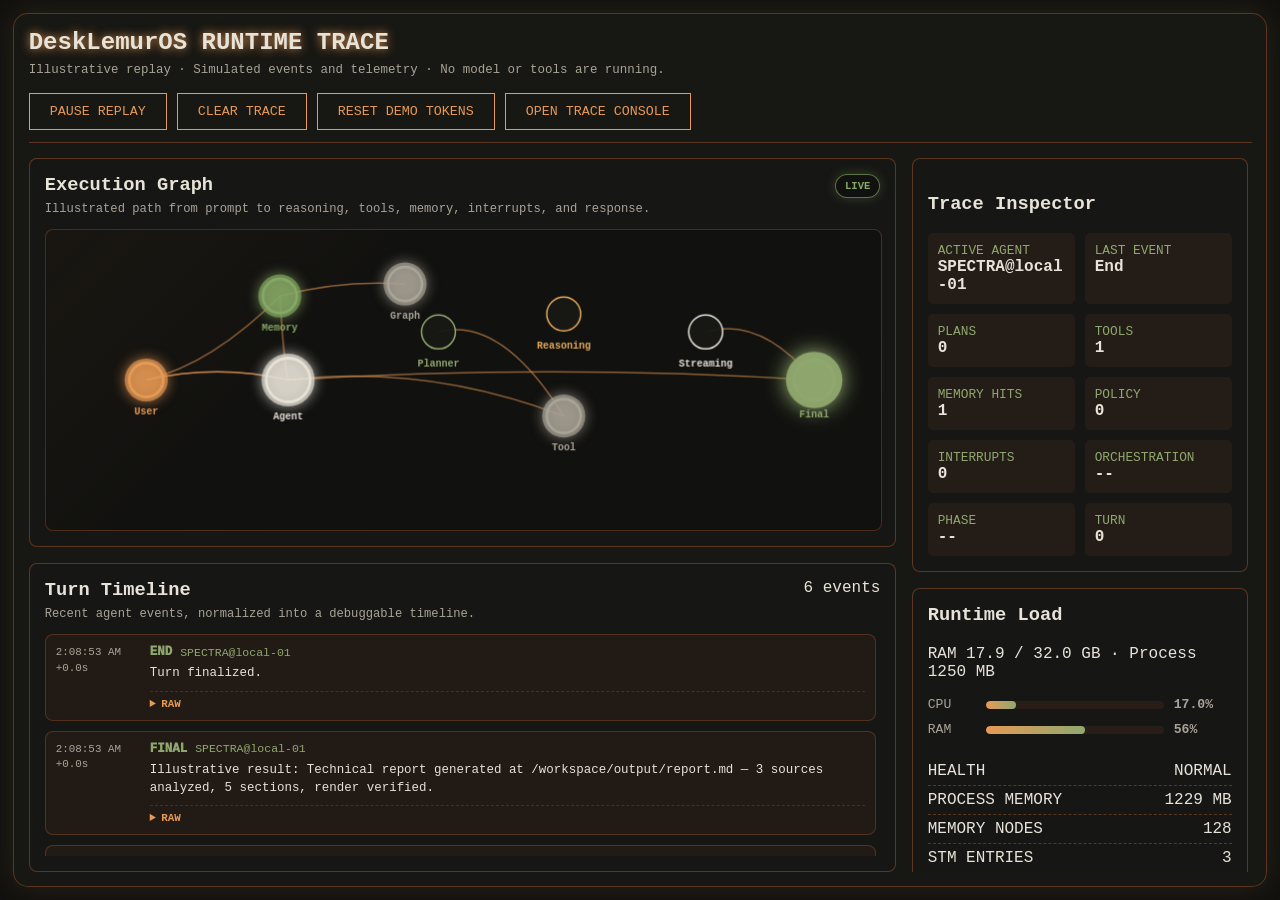
<file: os/live/system_graph.html>
<!DOCTYPE html>
<html lang="en">
<head>
    <meta charset="UTF-8">
    <meta name="viewport" content="width=device-width, initial-scale=1.0">
    <title>DeskLemurOS | Runtime Trace</title>
    <link id="theme-style" rel="stylesheet" href="system_graph.css?v=dae953fcf587184b">
</head>
<body>

    <canvas id="bg-canvas"></canvas>

    <div class="main-interface">
        <header>
            <div>
                <h1>DeskLemurOS RUNTIME TRACE</h1>
                <p class="header-subtitle">Illustrative replay · Simulated events and telemetry · No model or tools are running.</p>
            </div>
            <div class="header-actions">
                <button id="demo-playback" class="modal-trigger-btn" type="button" aria-pressed="false">PAUSE REPLAY</button>
                <button class="modal-trigger-btn" onclick="clearTraceEvents()">CLEAR TRACE</button>
                <button class="modal-trigger-btn" onclick="resetLlmUsage()">RESET DEMO TOKENS</button>
                <button class="modal-trigger-btn" onclick="openTraceConsole()">OPEN TRACE CONSOLE</button>
            </div>
        </header>
        <div class="system-monitor">
            <div class="trace-workspace">
                <section class="metrics-panel trace-graph-panel">
                    <div class="panel-heading">
                        <div>
                            <h3>Execution Graph</h3>
                            <p>Illustrated path from prompt to reasoning, tools, memory, interrupts, and response.</p>
                        </div>
                        <span class="live-pill" id="trace-live-pill">WAITING</span>
                    </div>
                    <canvas id="traceGraphCanvas"></canvas>
                </section>

                <section class="metrics-panel trace-timeline-panel">
                    <div class="panel-heading">
                        <div>
                            <h3>Turn Timeline</h3>
                            <p>Recent agent events, normalized into a debuggable timeline.</p>
                        </div>
                        <span id="trace-event-count">0 events</span>
                    </div>
                    <div id="traceTimeline" class="trace-timeline">
                        <div class="trace-empty">Waiting for dashboard events...</div>
                    </div>
                </section>
            </div>

            <aside class="trace-side">
                <section class="metrics-panel">
                    <h3>Trace Inspector</h3>
                    <div class="metrics-grid trace-stats-grid">
                        <div class="metric-item">
                            <div class="metric-label">ACTIVE AGENT</div>
                            <div class="metric-value" id="trace-agent">--</div>
                        </div>
                        <div class="metric-item">
                            <div class="metric-label">LAST EVENT</div>
                            <div class="metric-value" id="trace-last-event">--</div>
                        </div>
                        <div class="metric-item">
                            <div class="metric-label">PLANS</div>
                            <div class="metric-value" id="trace-plan-count">0</div>
                        </div>
                        <div class="metric-item">
                            <div class="metric-label">TOOLS</div>
                            <div class="metric-value" id="trace-tool-count">0</div>
                        </div>
                        <div class="metric-item">
                            <div class="metric-label">MEMORY HITS</div>
                            <div class="metric-value" id="trace-memory-count">0</div>
                        </div>
                        <div class="metric-item">
                            <div class="metric-label">POLICY</div>
                            <div class="metric-value" id="trace-policy-count">0</div>
                        </div>
                        <div class="metric-item">
                            <div class="metric-label">INTERRUPTS</div>
                            <div class="metric-value" id="trace-interrupt-count">0</div>
                        </div>
                        <div class="metric-item">
                            <div class="metric-label">ORCHESTRATION</div>
                            <div class="metric-value" id="trace-orchestration-mode">--</div>
                        </div>
                        <div class="metric-item">
                            <div class="metric-label">PHASE</div>
                            <div class="metric-value" id="trace-orchestration-phase">--</div>
                        </div>
                        <div class="metric-item">
                            <div class="metric-label">TURN</div>
                            <div class="metric-value" id="trace-orchestration-turn">0</div>
                        </div>
                    </div>
                </section>

                <section class="metrics-panel compact-runtime-panel">
                <h3>Runtime Load</h3>
                <p id="runtime-summary">SIMULATED TELEMETRY</p>
                <div class="load-bars">
                    <div class="load-bar-row">
                        <span>CPU</span>
                        <div class="load-bar"><i id="cpu-bar"></i></div>
                        <b id="cpu-percent-inline">--%</b>
                    </div>
                    <div class="load-bar-row">
                        <span>RAM</span>
                        <div class="load-bar"><i id="ram-bar"></i></div>
                        <b id="ram-percent-inline">--%</b>
                    </div>
                </div>
                <div class="agent-list compact-list">
                    <div class="agent-row"><span>HEALTH</span> <span id="runtime-health">NORMAL</span></div>
                    <div class="agent-row"><span>PROCESS MEMORY</span> <span id="proc-mem-card">-- MB</span></div>
                    <div class="agent-row"><span>MEMORY NODES</span> <span id="node-count-display">--</span></div>
                    <div class="agent-row"><span>STM ENTRIES</span> <span id="stm-count">0</span></div>
                    <div class="agent-row"><span>SYSTEM MEMORY</span> <span id="system-memory-percent">--%</span></div>
                    <div class="agent-row"><span>CPU LOAD</span> <span id="cpu-val">--%</span></div>
                    <div class="agent-row"><span>LATENCY</span> <span id="lat-val">-- ms</span></div>
                </div>
                </section>

                <section class="metrics-panel compact-runtime-panel">
                <h3>LLM Pulse</h3>
                <div class="agent-row"><span>REQUESTS</span> <span id="llm-requests">0</span></div>
                <div class="agent-row"><span>TOTAL TOKENS</span> <span id="llm-token-total">0</span></div>
                <div class="agent-row"><span>PROMPT TOKENS</span> <span id="llm-prompt-tokens">0</span></div>
                <div class="agent-row"><span>CACHED PROMPT</span> <span id="llm-cached-prompt-tokens">0</span></div>
                <div class="agent-row"><span>KV CACHE</span> <span id="llm-prompt-cache-state">--</span></div>
                <div class="agent-row"><span>COMPLETION TOKENS</span> <span id="llm-completion-tokens">0</span></div>
                <div class="agent-row"><span>LAST ENGINE</span> <span id="llm-last-engine">--</span></div>
                <div class="agent-row"><span>LAST MODEL</span> <span id="llm-last-model">--</span></div>
                <div class="agent-row"><span>LAST LATENCY</span> <span id="llm-last-latency">0 ms</span></div>
                <div class="agent-row"><span>LIVE STATUS</span> <span id="llm-live-status">IDLE</span></div>
                <div class="agent-row"><span>LIVE TOKENS</span> <span id="llm-live-tokens">0</span></div>
                <div class="agent-row"><span>LIVE PROMPT TOKENS/S</span> <span id="llm-live-prompt-tps">0 tok/s</span></div>
                <div class="agent-row"><span>LIVE TOKENS/S</span> <span id="llm-live-tps">0 tok/s</span></div>
                <div class="agent-row"><span>LAST PROMPT TOKENS/S</span> <span id="llm-last-pp-tps">0 tok/s</span></div>
                <div class="agent-row"><span>LAST TOKENS/S</span> <span id="llm-last-tps">0 tok/s</span></div>
                </section>
            </aside>
        </div>
    </div>

    <div class="neural-modal-overlay" id="neuralModal">
        <div class="neural-modal-content trace-console-modal">
            <div class="modal-header">
                <div>
                    <h2>TRACE CONSOLE</h2>
                    <p class="modal-subtitle">Replay the latest turn through memory, reasoning, tools, loops, and response.</p>
                </div>
                <button class="close-btn" onclick="closeNeuralModal()">×</button>
            </div>
            <div class="trace-console-tabs" role="tablist">
                <button class="trace-console-tab active" data-tab="turn" onclick="setTraceConsoleTab('turn')">Turn Replay</button>
                <button class="trace-console-tab" data-tab="memory" onclick="setTraceConsoleTab('memory')">Memory Trace</button>
                <button class="trace-console-tab" data-tab="graph_links" onclick="setTraceConsoleTab('graph_links')">Graph Links</button>
                <button class="trace-console-tab" data-tab="policy" onclick="setTraceConsoleTab('policy')">Agent Policy</button>
                <button class="trace-console-tab" data-tab="errors" onclick="setTraceConsoleTab('errors')">Errors</button>
                <button class="trace-console-tab" data-tab="loop" onclick="setTraceConsoleTab('loop')">Loop Inspector</button>
                <button class="trace-console-tab" data-tab="tools" onclick="setTraceConsoleTab('tools')">Tool Chain</button>
            </div>
            <div id="traceConsoleBody" class="trace-console-body"></div>
        </div>
    </div>
<script src="system_graph.js?v=cda07ae27310c292"></script>
<script src="demo_feed.js?v=56288c601f87c620"></script>
</body>
</html>
</file>
<file: home.css>
:root { --bg:#11110f; --panel:#191916; --ink:#e9e5da; --muted:#a5a196; --line:#3b3932; --orange:#d86f36; --orange-light:#f08b50; --green:#93a973; }
* { box-sizing:border-box; } html { scroll-behavior:smooth; background:var(--bg); } body { margin:0; background:var(--bg); color:var(--ink); font-family:Arial,Helvetica,sans-serif; } a { color:inherit; text-decoration:none; } main { overflow:hidden; background:linear-gradient(rgba(255,255,255,.015) 1px,transparent 1px),linear-gradient(90deg,rgba(255,255,255,.015) 1px,transparent 1px),var(--bg); background-size:28px 28px; }
.site-header { height:76px; max-width:1440px; margin:auto; padding:0 48px; display:flex; align-items:center; justify-content:space-between; border-bottom:1px solid rgba(233,229,218,.11); position:relative; z-index:5; background:rgba(17,17,15,.86); backdrop-filter:blur(18px); }.brand { display:flex; align-items:center; gap:11px; font-size:12px; font-weight:800; letter-spacing:.12em; }.brand-mark { width:31px; height:31px; display:grid; place-items:center; overflow:hidden; border:1px solid #87512f; border-radius:8px; background:#11110f; box-shadow:3px 3px 0 #050504; }.brand-mark img { width:100%; height:100%; object-fit:cover; }.main-nav { display:flex; gap:28px; margin-left:auto; margin-right:46px; color:#c4c0b5; font-size:11px; font-weight:700; letter-spacing:.09em; text-transform:uppercase; }.main-nav a:hover,.text-link:hover,.card-link:hover,.lab-card a:hover,.news-item:hover .news-title { color:var(--orange-light); }.github-link { border:1px solid #5c594f; padding:10px 13px; font-size:11px; letter-spacing:.05em; transition:.2s ease; }.github-link:hover { border-color:var(--orange); background:rgba(216,111,54,.08); }
.hero { min-height:720px; max-width:1440px; margin:auto; padding:118px 9.5% 84px; position:relative; border-bottom:1px solid var(--line); display:grid; grid-template-columns:minmax(470px,1fr) minmax(400px,.83fr); align-items:center; gap:7%; }.hero-grid { position:absolute; inset:0; opacity:.25; background:linear-gradient(rgba(255,255,255,.04) 1px,transparent 1px),linear-gradient(90deg,rgba(255,255,255,.04) 1px,transparent 1px); background-size:56px 56px; mask-image:linear-gradient(90deg,#000 0%,transparent 73%); }.hero-glow { position:absolute; width:700px; height:700px; right:-190px; top:-220px; background:radial-gradient(circle,rgba(216,111,54,.13),transparent 67%); }.hero-copy,.system-panel { position:relative; z-index:1; }.eyebrow { margin:0 0 20px; color:var(--orange-light); font-family:monospace; font-size:10px; font-weight:700; letter-spacing:.16em; }h1,h2,h3,p { margin-top:0; } h1,h2,h3 { letter-spacing:-.06em; font-weight:650; }h1 { max-width:760px; margin-bottom:29px; font-size:clamp(54px,6.3vw,101px); line-height:.91; } h1 em,h2 em { color:var(--orange-light); font-style:normal; }.hero-lead { max-width:615px; color:#d4d0c4; font-size:18px; line-height:1.6; }.hero-actions { display:flex; align-items:center; flex-wrap:wrap; gap:25px; margin-top:37px; }.button { display:inline-flex; align-items:center; justify-content:center; min-height:48px; padding:0 18px; font-size:12px; font-weight:700; letter-spacing:.03em; transition:.2s ease; }.button span { margin-left:12px; font-size:15px; }.button-primary { background:var(--orange); color:#17120e; box-shadow:4px 4px 0 #080807; }.button-primary:hover { background:var(--orange-light); transform:translate(-1px,-1px); box-shadow:6px 6px 0 #080807; }.text-link { color:#cac5ba; font-size:12px; font-weight:700; }.text-link span { color:var(--orange-light); margin-left:6px; }
.system-panel { border:1px solid #504d43; background:#151513; box-shadow:15px 15px 0 rgba(0,0,0,.32),inset 0 0 0 4px #10100e; transform:rotate(.4deg); }.mascot-peek { position:absolute; z-index:4; width:320px; height:278px; top:-169px; right:-112px; overflow:hidden; pointer-events:none; filter:drop-shadow(0 19px 15px rgba(0,0,0,.58)); }.mascot-peek img { position:absolute; top:-30px; left:-142px; width:600px; max-width:none; }.mascot-tag { position:absolute; z-index:5; top:-31px; right:-96px; padding:6px 8px; border:1px solid #81502f; background:#171512; color:var(--orange-light); font-family:monospace; font-size:7px; letter-spacing:.09em; }.panel-bar { height:43px; display:flex; align-items:center; justify-content:space-between; padding:0 15px; border-bottom:1px solid #3c3a33; color:#8f8c82; font-family:monospace; font-size:9px; letter-spacing:.09em; }.panel-bar i { color:var(--green); font-style:normal; }.signal-map { height:279px; position:relative; background:radial-gradient(circle at 50% 50%,rgba(147,169,115,.08),transparent 43%); }.signal-node { position:absolute; border:1px solid #6a675c; background:#1b1a17; color:#d7d3c8; padding:8px; font-family:monospace; font-size:8px; letter-spacing:.08em; }.signal-node.core { width:80px; height:80px; top:96px; left:calc(50% - 40px); display:flex; flex-direction:column; align-items:center; justify-content:center; border-color:var(--orange); color:var(--orange-light); font-size:20px; font-weight:800; box-shadow:0 0 0 5px rgba(216,111,54,.06); }.signal-node.core span { margin-top:5px; font-size:7px; }.model { top:31px; left:36px; }.agent { top:29px; right:31px; }.tools { bottom:30px; left:32px; }.memory { bottom:30px; right:25px; }.wire { position:absolute; z-index:-1; height:1px; background:#6a675c; transform-origin:left center; }.wire-one { width:112px; top:91px; left:102px; transform:rotate(38deg); }.wire-two { width:109px; top:89px; left:calc(50% + 32px); transform:rotate(141deg); }.wire-three { width:113px; top:181px; left:96px; transform:rotate(-37deg); }.wire-four { width:109px; top:181px; left:calc(50% + 33px); transform:rotate(-143deg); }.signal-list { padding:12px 15px 14px; border-top:1px solid #3c3a33; display:flex; justify-content:space-between; font-size:9px; color:#aaa69a; text-transform:uppercase; letter-spacing:.06em; }.signal-list b { color:var(--orange-light); margin-right:7px; font-family:monospace; }.hero-index { position:absolute; left:9.5%; bottom:26px; margin:0; color:#77746c; font-family:monospace; font-size:9px; letter-spacing:.08em; }
.section { max-width:1240px; margin:auto; padding:150px 0; }.section-heading { display:flex; align-items:end; justify-content:space-between; margin-bottom:53px; }.section-heading h2,.news h2,.community h2 { margin:0; font-size:clamp(41px,4.5vw,68px); line-height:.93; }.section-heading .eyebrow { align-self:start; }.product { border-bottom:1px solid var(--line); }.product-card { min-height:430px; display:grid; grid-template-columns:.9fr 1.1fr; border:1px solid #4a473e; background:linear-gradient(122deg,rgba(216,111,54,.09),transparent 35%),#181816; box-shadow:10px 10px 0 rgba(0,0,0,.22); }.product-card-copy { padding:55px; display:flex; flex-direction:column; align-items:start; justify-content:center; }.product-name { margin-bottom:25px; font-size:34px; font-weight:700; letter-spacing:-.07em; }.product-name span { color:var(--orange-light); }.product-card-copy>p:not(.product-name) { max-width:360px; color:#b8b4a8; line-height:1.6; font-size:15px; }.card-link { margin-top:30px; color:var(--orange-light); font-size:12px; font-weight:700; }.card-link span { margin-left:8px; }.runtime-window { margin:36px 36px 36px 0; border:1px solid #565349; background:#11110f; box-shadow:inset 0 0 0 3px #0c0c0b; }.window-top { height:38px; padding:0 12px; display:flex; align-items:center; gap:6px; border-bottom:1px solid #39372f; }.window-top span { width:7px; height:7px; background:#5e5b51; }.window-top span:first-child { background:var(--orange); }.window-top b { margin-left:auto; color:#88847a; font-family:monospace; font-size:8px; font-weight:400; }.window-body { display:flex; min-height:316px; }.window-sidebar { width:50px; display:flex; flex-direction:column; align-items:center; gap:22px; padding-top:22px; border-right:1px solid #39372f; color:#77746c; }.window-sidebar i { font-style:normal; font-size:13px; }.window-main { padding:28px 27px; flex:1; }.window-label { color:var(--orange-light); font-family:monospace; font-size:9px; letter-spacing:.11em; }.prompt-line { margin-top:26px; padding:13px; border:1px solid #4b483e; color:#d0ccc0; font-size:12px; }.prompt-line span,.agent-line span { display:block; margin-bottom:8px; color:#9c998e; font-family:monospace; font-size:8px; }.agent-line { display:flex; gap:10px; margin-top:17px; color:#c7c3b8; font-size:12px; line-height:1.5; }.agent-line span { color:var(--green); }.agent-line p { margin:0; }.trace-line { margin-top:30px; padding-top:16px; border-top:1px solid #3b3932; color:#89867b; font-family:monospace; font-size:9px; word-spacing:5px; }.trace-line b { color:var(--orange-light); }.trace-line i { color:var(--green); font-style:normal; }.trace-line em { color:var(--orange-light); font-style:normal; }
.labs { border-bottom:1px solid var(--line); }.compact { display:block; }.labs-grid { display:grid; grid-template-columns:1fr 1fr 188px; gap:16px; }.lab-card { min-height:340px; padding:28px; border:1px solid #403e36; background:#181816; display:flex; flex-direction:column; transition:.2s ease; }.lab-card:hover { transform:translateY(-4px); border-color:#806448; }.lab-card>div { display:flex; justify-content:space-between; }.lab-number { color:var(--orange-light); font-family:monospace; font-size:11px; }.lab-state { color:var(--green); font-family:monospace; font-size:8px; letter-spacing:.08em; }.lab-card h3 { margin:74px 0 14px; font-size:31px; line-height:.95; }.lab-card p { color:#aaa69b; line-height:1.55; font-size:14px; }.lab-card a { margin-top:auto; color:#d2cec2; font-size:11px; font-weight:700; }.lab-card a span { color:var(--orange-light); margin-left:7px; }.labs-more { min-height:340px; padding:24px; display:flex; flex-direction:column; justify-content:space-between; background:var(--orange); color:#1b1510; font-family:monospace; font-size:11px; font-weight:800; line-height:1.35; transition:.2s; }.labs-more:hover { background:var(--orange-light); }.labs-more b { align-self:end; font-family:Arial,sans-serif; font-size:32px; }
.news { display:grid; grid-template-columns:.77fr 1.23fr; gap:11%; border-bottom:1px solid var(--line); }.news-list { border-top:1px solid #4a473e; }.news-item { min-height:112px; display:grid; grid-template-columns:140px 1fr 22px; align-items:center; gap:20px; border-bottom:1px solid #4a473e; transition:.2s; }.news-item:hover { padding-left:10px; background:rgba(255,255,255,.018); }.news-meta { color:#908d82; font-family:monospace; font-size:9px; line-height:1.6; }.news-meta b { display:block; color:var(--orange-light); font-weight:400; }.news-title { font-size:18px; letter-spacing:-.035em; line-height:1.2; transition:.2s; }.news-arrow { color:var(--orange-light); font-size:18px; }.all-news { display:inline-block; margin-top:25px; color:#cac5b9; font-size:12px; font-weight:700; }.all-news span { color:var(--orange-light); margin-left:8px; }
.community { max-width:none; padding:0; border-bottom:1px solid var(--line); background:linear-gradient(105deg,rgba(216,111,54,.12),transparent 42%),#191816; }.community-grid { max-width:1240px; min-height:417px; margin:auto; display:grid; grid-template-columns:1fr 1fr; align-items:center; gap:11%; }.community-copy>p { max-width:485px; color:#c1bdb2; font-size:17px; line-height:1.6; }.community-copy>div { display:flex; align-items:center; gap:26px; margin-top:31px; }.footer { max-width:1240px; margin:auto; padding:46px 0 28px; }.footer-top { display:flex; align-items:baseline; justify-content:space-between; border-bottom:1px solid #3f3c34; padding-bottom:47px; }.footer-wordmark { margin:0; font-size:28px; font-weight:800; letter-spacing:-.06em; }.footer-top p:last-child { margin:0; color:#9e9b90; font-size:13px; }.footer-bottom { padding-top:22px; display:flex; justify-content:space-between; color:#79766d; font-family:monospace; font-size:9px; letter-spacing:.08em; }.footer-bottom a { color:#c0bcb0; }
@media (max-width:1280px) { .section,.community-grid,.footer { margin-left:40px; margin-right:40px; }.hero { padding-left:7%; padding-right:7%; }.hero-index { left:7%; } } @media (max-width:850px) { .site-header { height:auto; min-height:70px; padding:16px 22px; }.main-nav { display:none; }.header-actions { margin-left:auto; }.hero { min-height:auto; grid-template-columns:1fr; padding:86px 24px; gap:58px; }.hero-index { display:none; }.hero-lead { font-size:16px; }.system-panel { max-width:530px; width:100%; justify-self:center; }.mascot-peek { right:-54px; top:-143px; transform:scale(.8); transform-origin:bottom right; }.mascot-tag { right:-38px; }.section,.community-grid,.footer { margin-left:24px; margin-right:24px; }.section { padding:92px 0; }.product-card { grid-template-columns:1fr; }.product-card-copy { padding:39px 31px; }.runtime-window { margin:0 22px 22px; }.labs-grid { grid-template-columns:1fr 1fr; }.labs-more { min-height:150px; grid-column:1/-1; flex-direction:row; align-items:end; }.news { grid-template-columns:1fr; gap:45px; }.community-grid { grid-template-columns:1fr; gap:28px; padding:78px 0; }.footer-top,.footer-bottom { flex-wrap:wrap; gap:18px; } } @media (max-width:540px) { h1 { font-size:52px; }.hero { padding-top:67px; }.hero-actions { align-items:start; flex-direction:column; }.mascot-peek { right:-49px; top:-126px; transform:scale(.61); }.mascot-tag { top:-20px; right:-7px; font-size:6px; }.window-main { padding:22px 17px; }.window-sidebar { width:39px; }.trace-line { font-size:7px; word-spacing:1px; }.section-heading h2,.news h2,.community h2 { font-size:43px; }.labs-grid { grid-template-columns:1fr; }.labs-more { grid-column:auto; }.lab-card { min-height:280px; }.news-item { grid-template-columns:1fr 20px; gap:8px; padding:18px 0; }.news-meta { grid-column:1; }.news-title { grid-column:1; grid-row:2; }.news-arrow { grid-column:2; grid-row:1/3; }.community-copy>div { align-items:start; flex-direction:column; }.footer-top { align-items:start; flex-direction:column; }.footer-bottom { align-items:start; flex-direction:column; } }
.header-actions { display:flex; align-items:center; gap:8px; }.theme-toggle { min-height:35px; display:inline-flex; align-items:center; gap:6px; border:1px solid #5c594f; padding:0 10px; background:rgba(255,255,255,.025); color:#c9c5ba; font-size:10px; font-weight:700; letter-spacing:.04em; cursor:pointer; transition:.2s ease; }.theme-toggle:hover { border-color:var(--orange); color:var(--orange-light); }
.news-page { min-height:100vh; }.news-page .site-header { max-width:1240px; }.news-back { color:#c7c2b6; font-family:monospace; font-size:11px; letter-spacing:.06em; }.news-back:hover { color:var(--orange-light); }.news-index,.news-article { width:min(100% - 48px,1040px); margin:0 auto; padding:120px 0; }.news-index h1,.news-article h1 { max-width:850px; margin:0; color:var(--ink); font-size:clamp(54px,7vw,100px); line-height:.91; letter-spacing:-.065em; }.news-index>div { margin-top:70px; border-top:1px solid var(--line); }.news-index-row { display:grid; grid-template-columns:190px 1fr 178px 18px; align-items:center; gap:22px; min-height:106px; border-bottom:1px solid var(--line); }.news-index-row span,.news-index-row time { color:var(--muted); font-family:monospace; font-size:10px; letter-spacing:.06em; }.news-index-row strong { font-size:20px; letter-spacing:-.03em; }.news-index-row i { color:var(--orange-light); font-size:17px; font-style:normal; }.news-index-row:hover strong { color:var(--orange-light); }.news-article { max-width:860px; }.news-article time { color:var(--muted); font-family:monospace; font-size:11px; }.news-article h1 { margin:26px 0 65px; }.news-article-body { max-width:680px; color:#cbc6ba; font-size:18px; line-height:1.7; }.news-article-body h2 { margin:48px 0 16px; color:var(--ink); font-size:30px; }.news-article-body li { margin:8px 0; } html.light-theme .news-back,html.light-theme .news-article-body { color:#5a5248; } @media (max-width:700px) { .news-index,.news-article { width:min(100% - 40px,1040px); padding:72px 0; }.news-index-row { grid-template-columns:1fr 18px; gap:8px; padding:18px 0; }.news-index-row span { grid-column:1; }.news-index-row strong { grid-column:1; grid-row:2; }.news-index-row time { display:none; }.news-index-row i { grid-column:2; grid-row:1/3; }.news-article-body { font-size:16px; } }
html.light-theme { --bg:#f4efe6; --panel:#fbf8f2; --ink:#2b2822; --muted:#6f685e; --line:#d4c8b9; --orange:#d86f36; --orange-light:#b95727; --green:#6b8450; } html.light-theme body { background:var(--bg); } html.light-theme main { background:linear-gradient(rgba(70,58,40,.045) 1px,transparent 1px),linear-gradient(90deg,rgba(70,58,40,.045) 1px,transparent 1px),var(--bg); } html.light-theme .site-header { border-color:rgba(66,54,38,.16); background:rgba(244,239,230,.88); } html.light-theme .brand-mark { border-color:#b06a42; background:#171512; box-shadow:3px 3px 0 #d7ccbc; } html.light-theme .main-nav { color:#655e54; } html.light-theme .github-link,html.light-theme .theme-toggle { border-color:#b9ab98; background:rgba(255,253,248,.6); color:#4d473e; } html.light-theme .hero { border-color:var(--line); } html.light-theme .hero-grid { opacity:.45; } html.light-theme .hero-lead { color:#4e4941; } html.light-theme .text-link { color:#514a41; } html.light-theme .button-primary { color:#fffaf4; box-shadow:4px 4px 0 #b8aa98; } html.light-theme .system-panel { border-color:#bfb29f; background:#faf7f0; box-shadow:13px 13px 0 rgba(91,72,49,.12),inset 0 0 0 4px #f1eadf; } html.light-theme .panel-bar,html.light-theme .signal-list { border-color:#d2c6b6; color:#6f675d; } html.light-theme .signal-map { background:radial-gradient(circle at 50% 50%,rgba(107,132,80,.11),transparent 43%); } html.light-theme .signal-node { border-color:#b5aa9b; background:#fffdf8; color:#4d463d; } html.light-theme .wire { background:#a99f91; } html.light-theme .mascot-tag { background:#fffaf3; } html.light-theme .section,html.light-theme .product,html.light-theme .labs,html.light-theme .news,html.light-theme .community { border-color:var(--line); } html.light-theme .product-card { border-color:#c9bca9; background:linear-gradient(122deg,rgba(216,111,54,.12),transparent 35%),#fbf8f2; box-shadow:10px 10px 0 rgba(93,73,49,.11); } html.light-theme .product-card-copy>p:not(.product-name),html.light-theme .lab-card p,html.light-theme .community-copy>p { color:#665f55; } html.light-theme .runtime-window { border-color:#bdb1a0; background:#fffdf8; box-shadow:inset 0 0 0 3px #f0e9de; } html.light-theme .window-top,html.light-theme .window-sidebar,html.light-theme .trace-line { border-color:#d6cbbc; } html.light-theme .window-top b,html.light-theme .window-sidebar,html.light-theme .trace-line { color:#777065; } html.light-theme .prompt-line { border-color:#d0c5b5; color:#4d463d; } html.light-theme .agent-line { color:#554e45; } html.light-theme .lab-card { border-color:#cec2b2; background:#fbf8f2; } html.light-theme .lab-card:hover { border-color:#b76c40; } html.light-theme .news-list,html.light-theme .news-item { border-color:#cfc3b4; } html.light-theme .news-meta { color:#776f65; } html.light-theme .news-item:hover { background:rgba(91,72,49,.035); } html.light-theme .community { background:linear-gradient(105deg,rgba(216,111,54,.13),transparent 42%),#eee7dc; } html.light-theme .footer-top { border-color:#c9bdad; } html.light-theme .footer-top p:last-child,html.light-theme .footer-bottom { color:#756d61; } html.light-theme .footer-bottom a { color:#4f483f; }
.product-menu { position:relative; display:flex; align-items:center; height:46px; }.product-trigger { display:inline-flex; align-items:center; gap:4px; height:46px; }.product-trigger span { color:var(--orange-light); font-size:12px; transition:transform .2s ease; }.product-dropdown { position:absolute; top:43px; left:-17px; z-index:20; width:272px; padding:8px; border:1px solid #514d43; background:#171715; box-shadow:10px 11px 0 rgba(0,0,0,.24); opacity:0; visibility:hidden; transform:translateY(-5px); transition:opacity .16s ease,transform .16s ease,visibility .16s; }.product-menu:hover .product-dropdown,.product-menu:focus-within .product-dropdown { opacity:1; visibility:visible; transform:translateY(0); }.product-menu:hover .product-trigger span,.product-menu:focus-within .product-trigger span { transform:rotate(180deg); }.product-entry { display:grid; grid-template-columns:42px 1fr auto; gap:10px; align-items:center; padding:10px; border:1px solid transparent; }.product-entry:hover { border-color:#765033; background:rgba(216,111,54,.06); }.product-entry img { width:42px; height:42px; border-radius:8px; object-fit:cover; }.product-entry b,.product-entry small { display:block; }.product-entry b { color:var(--ink); font-size:12px; letter-spacing:.01em; }.product-entry small { margin-top:4px; color:#99948a; font-family:monospace; font-size:8px; letter-spacing:.07em; text-transform:uppercase; }.product-entry i { color:var(--orange-light); font-size:15px; font-style:normal; }.product-soon { display:flex; justify-content:space-between; gap:8px; margin-top:5px; padding:10px; border-top:1px solid #38362f; color:#837f75; font-family:monospace; font-size:8px; letter-spacing:.05em; }.product-soon b { color:#69665e; font-weight:400; white-space:nowrap; }.mascot-peek { width:400px; height:340px; top:-181px; right:-151px; filter:drop-shadow(0 21px 17px rgba(0,0,0,.48)); -webkit-mask-image:radial-gradient(ellipse at 64% 48%,#000 52%,transparent 77%); mask-image:radial-gradient(ellipse at 64% 48%,#000 52%,transparent 77%); }.mascot-peek img { top:-20px; left:-430px; width:810px; }.mascot-tag { display:none; } html.light-theme .product-dropdown { border-color:#c6b8a5; background:#fffaf2; box-shadow:10px 11px 0 rgba(83,65,45,.15); } html.light-theme .product-entry b { color:#3b352e; } html.light-theme .product-entry small,html.light-theme .product-soon { color:#766e63; } html.light-theme .product-soon { border-color:#ddd1c1; } html.light-theme .product-entry:hover { border-color:#c18a63; background:rgba(216,111,54,.07); } html.light-theme .mascot-peek { filter:drop-shadow(0 19px 14px rgba(94,70,45,.22)); }
@media (max-width:850px) { .mascot-peek { right:-72px; top:-157px; transform:scale(.78); transform-origin:bottom right; } } @media (max-width:540px) { .mascot-peek { right:-61px; top:-141px; transform:scale(.6); } }
.menu-toggle { display:none; min-height:35px; border:1px solid #5c594f; padding:0 10px; background:transparent; color:#c9c5ba; font-size:10px; font-weight:700; letter-spacing:.07em; cursor:pointer; }.menu-toggle:hover { border-color:var(--orange); color:var(--orange-light); } @media (max-width:1050px) { .site-header { padding:0 22px; }.main-nav { display:none; position:absolute; top:75px; right:22px; z-index:30; width:260px; margin:0; padding:10px; align-items:stretch; gap:0; border:1px solid #514d43; background:#171715; box-shadow:10px 11px 0 rgba(0,0,0,.24); }.site-header.menu-open .main-nav { display:flex; }.main-nav > a,.main-nav .product-trigger { height:auto; padding:13px 10px; }.main-nav > a { border-top:1px solid #35332d; }.product-menu { display:block; height:auto; }.product-trigger { display:flex; }.product-dropdown { display:none !important; }.header-actions { margin-left:auto; }.menu-toggle { display:inline-flex; align-items:center; }.site-header.menu-open .menu-toggle { color:var(--orange-light); border-color:#81502f; } html.light-theme .main-nav { border-color:#c6b8a5; background:#fffaf2; box-shadow:10px 11px 0 rgba(83,65,45,.15); } html.light-theme .main-nav > a { border-color:#ddd1c1; } html.light-theme .menu-toggle { border-color:#b9ab98; background:rgba(255,253,248,.6); color:#4d473e; } } @media (max-width:540px) { .site-header { padding:0 14px; }.brand { font-size:11px; }.github-link { display:none; }.main-nav { right:14px; width:min(260px,calc(100vw - 28px)); }.theme-toggle { padding:0 8px; }.menu-toggle { padding:0 8px; } }
.main-nav { display:grid; grid-auto-flow:column; grid-auto-columns:max-content; align-items:center; flex-wrap:nowrap; }.main-nav > * { align-self:center; } @media (max-width:1180px) { .site-header { padding:0 22px; }.main-nav { display:none; flex-direction:column; grid-auto-flow:unset; grid-auto-columns:unset; position:absolute; top:75px; right:22px; z-index:30; width:260px; margin:0; padding:10px; align-items:stretch; gap:0; border:1px solid #514d43; background:#171715; box-shadow:10px 11px 0 rgba(0,0,0,.24); }.site-header.menu-open .main-nav { display:flex; }.main-nav > a,.main-nav .product-trigger { height:auto; padding:13px 10px; }.main-nav > a { border-top:1px solid #35332d; }.product-menu { display:block; height:auto; }.product-trigger { display:flex; }.product-dropdown { display:none !important; }.header-actions { margin-left:auto; }.menu-toggle { display:inline-flex; align-items:center; }.site-header.menu-open .menu-toggle { color:var(--orange-light); border-color:#81502f; } html.light-theme .main-nav { border-color:#c6b8a5; background:#fffaf2; box-shadow:10px 11px 0 rgba(83,65,45,.15); } html.light-theme .main-nav > a { border-color:#ddd1c1; } html.light-theme .menu-toggle { border-color:#b9ab98; background:rgba(255,253,248,.6); color:#4d473e; } }
.product-trigger { border:0; background:transparent; color:inherit; font:inherit; font-weight:inherit; letter-spacing:inherit; text-transform:inherit; cursor:default; }
.product-trigger:focus-visible,.main-nav a:focus-visible { outline:2px solid var(--orange-light); outline-offset:3px; }
@media (max-width:1180px) { .main-nav .product-menu { width:100%; } .main-nav .product-trigger { width:100%; justify-content:center; cursor:pointer; } .main-nav .product-menu.product-open .product-dropdown { position:static; display:block !important; width:min(100%,330px); margin:0 auto 8px; padding:8px; opacity:1; visibility:visible; transform:none; box-shadow:none; } .main-nav .product-menu.product-open .product-trigger span { transform:rotate(180deg); } }
.main-nav { gap:26px; margin-left:auto; margin-right:30px; }.main-nav > a,.product-menu,.product-trigger { flex:0 0 auto; white-space:nowrap; }.product-menu { width:max-content; }.product-dropdown { top:46px; }.lab-card-visual { position:relative; overflow:hidden; isolation:isolate; }.lab-card-visual::after { position:absolute; z-index:-1; inset:0; content:""; background:linear-gradient(90deg,rgba(17,17,15,.96) 0%,rgba(17,17,15,.72) 52%,rgba(17,17,15,.12) 100%); }.lab-card-visual > :not(.lab-photo) { position:relative; z-index:1; }.lab-photo { position:absolute; z-index:-2; inset:0; width:100%; height:100%; object-fit:cover; object-position:72% center; }.lab-card-visual .lab-state { color:#b9ca92; }.lab-card-visual p { color:#d1cdc1; }.lab-card-visual a { color:#f1ece0; } html.light-theme .lab-card-visual::after { background:linear-gradient(90deg,rgba(251,248,242,.96) 0%,rgba(251,248,242,.77) 53%,rgba(251,248,242,.15) 100%); } html.light-theme .lab-card-visual p { color:#514a41; } html.light-theme .lab-card-visual a { color:#493f35; }
.signal-lemur { position:absolute; z-index:4; width:104px; top:-35px; left:37%; margin:0; pointer-events:none; filter:drop-shadow(0 5px 4px rgba(0,0,0,.42)); }.signal-lemur img { display:block; width:100%; height:auto; } html.light-theme .signal-lemur { filter:drop-shadow(0 4px 3px rgba(91,72,49,.22)); }
.lab-card-memory .lab-photo { object-position:center center; }.lab-card-memory::after { background:linear-gradient(90deg,rgba(17,17,15,.97) 0%,rgba(17,17,15,.74) 54%,rgba(17,17,15,.12) 100%); } html.light-theme .lab-card-memory::after { background:linear-gradient(90deg,rgba(251,248,242,.96) 0%,rgba(251,248,242,.72) 54%,rgba(251,248,242,.12) 100%); }

/* Markdown article images are authored as ![caption](./media/file.png). */
.news-article-body h3 { margin:34px 0 12px; color:var(--ink); font-size:23px; }.news-article-body a { color:var(--orange-light); text-decoration:underline; text-underline-offset:3px; }.news-image { margin:36px 0; border:1px solid #48453c; background:#0d0d0c; box-shadow:8px 8px 0 rgba(0,0,0,.2); }.news-image img { display:block; width:100%; height:auto; }.news-image figcaption { padding:10px 13px; border-top:1px solid #3b3932; color:#98948a; font-family:monospace; font-size:10px; letter-spacing:.04em; } html.light-theme .news-image { border-color:#c9bdad; background:#fffaf3; box-shadow:8px 8px 0 rgba(83,65,45,.1); } html.light-theme .news-image figcaption { border-color:#ddd1c1; color:#6f675d; }
@media (max-width:850px) { .signal-lemur { width:88px; top:-30px; left:35%; } } @media (max-width:540px) { .signal-lemur { display:none; } }

/* Rich Markdown blocks generated by tools/build_news.py. */
.news-article-body h4,.news-article-body h5,.news-article-body h6 { margin:28px 0 10px; color:var(--ink); letter-spacing:-.035em; }.news-article-body h4 { font-size:19px; }.news-article-body h5,.news-article-body h6 { font-size:16px; }.news-article-body ul,.news-article-body ol { margin:18px 0 27px; padding-left:25px; }.news-article-body ul ul,.news-article-body ol ol,.news-article-body ul ol,.news-article-body ol ul { margin:7px 0; }.news-article-body .task-item { list-style:none; margin-left:-23px; }.news-article-body input[type="checkbox"] { width:14px; height:14px; margin:0 8px 0 0; vertical-align:-2px; accent-color:var(--orange); }.news-article-body blockquote { margin:30px 0; padding:8px 0 8px 22px; border-left:3px solid var(--orange); color:#d6d1c6; }.news-article-body blockquote p { margin:8px 0; }.news-article-body pre { margin:30px 0; padding:18px; overflow:auto; border:1px solid #464239; background:#0d0d0c; box-shadow:7px 7px 0 rgba(0,0,0,.18); }.news-article-body pre code { color:#ddd7ca; font:13px/1.65 ui-monospace,SFMono-Regular,Menlo,Consolas,monospace; }.news-article-body :not(pre)>code { padding:2px 5px; border:1px solid #4c483f; background:#191815; color:var(--orange-light); font:12px ui-monospace,SFMono-Regular,Menlo,Consolas,monospace; }.news-article-body del { color:#99948a; }.news-article-body hr { height:1px; margin:42px 0; border:0; background:var(--line); }.table-wrap { width:100%; margin:30px 0; overflow-x:auto; border:1px solid #48453c; background:#121210; }.news-article-body table { width:100%; min-width:500px; border-collapse:collapse; font-size:15px; }.news-article-body th,.news-article-body td { padding:12px 14px; border-bottom:1px solid #3b3932; }.news-article-body th { color:var(--ink); background:rgba(255,255,255,.035); font-weight:700; }.news-article-body tr:last-child td { border-bottom:0; } html.light-theme .news-article-body blockquote { color:#5c554b; }.news-article-body blockquote,.news-article-body pre,.news-article-body code,.table-wrap { transition:background .2s ease,border-color .2s ease; } html.light-theme .news-article-body pre { border-color:#c9bdad; background:#fffaf3; box-shadow:7px 7px 0 rgba(83,65,45,.1); } html.light-theme .news-article-body pre code { color:#4e473e; } html.light-theme .news-article-body :not(pre)>code { border-color:#d4c6b6; background:#eee7dc; color:#a94f25; } html.light-theme .table-wrap { border-color:#c9bdad; background:#fffaf3; } html.light-theme .news-article-body th,html.light-theme .news-article-body td { border-color:#ddd1c1; } html.light-theme .news-article-body th { background:#f0e8dc; }
.math-inline { white-space:nowrap; }.math-display { margin:30px 0; padding:17px 20px; overflow-x:auto; border:1px solid #48453c; background:#121210; color:var(--ink); text-align:center; }.math-display mjx-container[display="true"] { margin:0 !important; } html.light-theme .math-display { border-color:#c9bdad; background:#fffaf3; }

/* Home: clear product orientation, honest concepts, and keyboard navigation. */
[hidden] { display:none !important; }
:root { color-scheme:dark; }
html.light-theme { color-scheme:light; }
a:focus-visible,button:focus-visible { outline:2px solid var(--orange-light); outline-offset:5px; }
.skip-link { position:fixed; top:12px; left:16px; z-index:100; padding:14px 18px; background:var(--ink); color:var(--bg); font-size:14px; font-weight:700; transform:translateY(-160%); }
.skip-link:focus { transform:translateY(0); }
.home-page main:focus { outline:none; }
.home-page section[id],.home-page footer[id] { scroll-margin-top:28px; }
.home-page .site-header { gap:24px; min-height:80px; }
.home-page .main-nav { gap:24px; }
.home-page .header-actions { gap:10px; flex-shrink:0; }
.home-page .github-link,.home-page .theme-toggle,.home-page .menu-toggle { min-height:42px; align-items:center; }
.home-page .github-link { display:inline-flex; gap:8px; }
.home-page .product-trigger { cursor:pointer; }
.home-page .product-dropdown { top:46px; width:290px; }
.home-page .product-menu.product-open .product-dropdown { opacity:1; visibility:visible; transform:none; }
.home-page .product-menu.product-open .product-trigger span { transform:rotate(180deg); }
.home-page .product-entry { min-height:74px; }
.home-page .product-entry small { font-size:9px; letter-spacing:.02em; line-height:1.5; }
.home-page .product-soon { color:var(--muted); font-size:9px; }
.home-page .product-soon b { color:var(--muted); }
.home-page .hero { min-height:710px; padding:104px 7% 90px; grid-template-columns:minmax(0,1.35fr) minmax(0,.9fr); gap:7%; }
.home-page .hero-copy { min-width:0; }
.home-page h1 { font-size:clamp(52px,5.8vw,86px); line-height:.97; letter-spacing:-.065em; }
.home-page .hero-lead { max-width:595px; font-size:17px; line-height:1.65; }
.home-page .hero-context { max-width:500px; margin:25px 0 0; padding-left:15px; border-left:2px solid var(--orange); font-size:13px; line-height:1.65; color:var(--muted); }
.home-page .hero-context span { display:block; margin-bottom:4px; color:var(--ink); font:700 9px/1.4 monospace; letter-spacing:.13em; }
.home-page .hero-actions { gap:20px; margin-top:28px; }
.home-page .button > span[data-site-text] { margin-left:0; font-size:12px; }
.home-page .hero-index { left:7%; color:var(--muted); font-size:8px; }
.home-page .system-panel { margin-top:26px; }
.home-page .panel-bar { font-size:8px; gap:8px; }
.home-page .panel-bar i { color:var(--muted); padding:4px 6px; border:1px solid var(--line); font-size:8px; }
.home-page .signal-map { height:259px; }
.home-page .signal-connections { position:absolute; inset:0; width:100%; height:100%; fill:none; stroke:var(--line); stroke-width:1; }
.home-page .signal-node { z-index:1; }
.home-page .signal-node.model,.home-page .signal-node.agent { top:40px; }
.home-page .signal-node.model,.home-page .signal-node.tools { left:10%; }
.home-page .signal-node.agent,.home-page .signal-node.memory { right:10%; }
.home-page .signal-node.tools,.home-page .signal-node.memory { bottom:35px; }
.home-page .signal-node.core { top:86px; left:calc(50% - 84px); width:168px; font-family:Arial,Helvetica,sans-serif; font-size:17px; letter-spacing:-.035em; }
.home-page .signal-node.core span { margin-top:8px; font:600 10px/1.4 monospace; letter-spacing:.12em; }
.home-page .signal-caption { margin:0; padding:0 20px 23px; color:var(--muted); font-size:13px; line-height:1.6; text-align:center; }
.home-page .signal-list { gap:9px; font-size:8px; }
.home-page .signal-list b { margin-right:5px; }
.home-page .section { padding-top:110px; padding-bottom:110px; }
.home-page .section-heading { margin-bottom:42px; gap:36px; }
.home-page .section-heading h2,.home-page .news h2,.home-page .community h2 { font-size:clamp(42px,4.4vw,64px); line-height:1.02; }
.home-page .section-heading h2 { max-width:690px; }
.home-page .product-card { grid-template-columns:1fr 1.08fr; }
.home-page .product-card-copy { padding:48px; }
.home-page .product-name { margin-bottom:22px; }
.home-page .product-card-copy > p:not(.product-name) { max-width:390px; }
.home-page .product-facts { list-style:none; margin:6px 0 0; padding:0; color:var(--ink); font-size:12px; line-height:1.8; }
.home-page .product-facts li { display:flex; align-items:baseline; gap:9px; margin:5px 0; }
.home-page .product-facts li::before { content:"+"; color:var(--orange-light); font-family:monospace; }
.home-page .card-link { display:inline-flex; align-items:center; min-height:44px; margin-top:17px; }
.home-page .product-card-copy > .product-intro { color:var(--ink); font-size:22px; line-height:1.4; letter-spacing:-.025em; }
.home-page .product-card-copy > .product-engine-note { padding:16px 0 0; border-top:1px solid var(--line); font-size:12px; line-height:1.7; }
.home-page .product-engine-note strong { color:var(--ink); }
.home-page .product-card-copy > .product-model-note { padding-left:16px; border-left:2px solid var(--orange); font-size:13px; line-height:1.75; }
.home-page .product-model-note strong { display:block; margin-bottom:8px; color:var(--ink); font-size:16px; line-height:1.4; }
.home-page .product-model-note b { color:var(--ink); font-weight:600; }
.home-page .product-actions { display:flex; flex-wrap:wrap; gap:0 24px; }
.home-page .product-actions .secondary { color:var(--muted); }
.home-page .product-actions .secondary:hover { color:var(--ink); }
.home-page .product-capabilities { grid-column:1 / -1; border-top:1px solid var(--line); padding:36px 48px 28px; }
.home-page .product-capabilities-heading .eyebrow { margin:0 0 12px; font-size:9px; }
.home-page .product-capabilities-heading h3 { margin:0 0 28px; font-size:25px; letter-spacing:-.035em; }
.home-page .product-capability-grid { display:grid; grid-template-columns:repeat(3,minmax(0,1fr)); gap:32px; list-style:none; padding:0; margin:0; }
.home-page .product-capability-grid li { min-width:0; border-top:1px solid var(--line); padding-top:18px; }
.home-page .capability-number { color:var(--orange-light); font:10px/1.5 monospace; }
.home-page .product-capability-grid h4 { margin:12px 0 10px; font-size:16px; font-weight:600; letter-spacing:-.02em; }
.home-page .product-capability-grid p { margin:0; color:var(--muted); font-size:13px; line-height:1.75; }
.home-page .product-capability-grid a { display:inline-flex; align-items:center; gap:10px; min-height:44px; margin-top:6px; color:var(--orange-light); font-size:12px; }
.home-page .product-capability-grid a:hover { text-decoration:underline; text-underline-offset:4px; }
.home-page .product-guardrails { display:grid; grid-template-columns:minmax(0,.7fr) minmax(0,1.3fr); gap:32px; margin-top:32px; padding:28px; border:1px solid var(--line); border-left:3px solid var(--orange); background:rgba(216,111,54,.045); }
.home-page .product-guardrails .eyebrow { margin:0 0 12px; font-size:9px; }
.home-page .product-guardrails h4 { margin:0; font-size:25px; line-height:1.2; letter-spacing:-.035em; }
.home-page .product-guardrails p:not(.eyebrow) { margin:0; font-size:14px; line-height:1.8; color:var(--muted); }
.home-page .product-guardrails a { display:inline-flex; align-items:center; gap:10px; min-height:44px; margin-top:8px; color:var(--orange-light); font-size:12px; }
.home-page .product-guardrails a:hover { text-decoration:underline; text-underline-offset:4px; }
.home-page .product-availability { margin:28px 0 0; padding-top:20px; border-top:1px solid var(--line); color:var(--muted); font-size:11px; line-height:1.7; }
.home-page .runtime-window { min-width:0; margin:30px 30px 30px 0; }
.home-page .window-top { height:42px; }
.home-page .window-top b { color:var(--muted); letter-spacing:.09em; }
.home-page .workflow-map { padding:26px 25px 21px; }
.home-page .workflow-map .window-label { margin-bottom:15px; font-size:8px; }
.home-page .workflow-request { margin:0 0 24px; color:var(--ink); font-size:22px; line-height:1.4; letter-spacing:-.025em; }
.home-page .workflow-step { display:grid; grid-template-columns:28px minmax(0,1fr) 16px; gap:12px; padding:18px 0; border-top:1px solid var(--line); }
.home-page .workflow-step > span { color:var(--orange-light); font:11px/1.6 monospace; }
.home-page .workflow-step strong { font-size:14px; font-weight:600; letter-spacing:-.02em; }
.home-page .workflow-step p { margin:7px 0 0; font-size:12px; line-height:1.6; color:var(--muted); }
.home-page .workflow-step i { align-self:center; color:var(--orange-light); font-style:normal; }
.home-page .workflow-note { margin:8px 0 0; color:var(--muted); font:9px/1.5 monospace; }
.home-page .product-guide { display:grid; grid-template-columns:repeat(3,minmax(0,1fr)); gap:28px; margin-top:45px; }
.home-page .product-guide a { min-width:0; padding:22px 0 4px; border-top:1px solid var(--line); }
.home-page .product-guide a > span { color:var(--muted); font:9px/1.5 monospace; letter-spacing:.09em; }
.home-page .product-guide strong { display:flex; justify-content:space-between; gap:12px; margin-top:14px; font-size:18px; font-weight:600; letter-spacing:-.035em; }
.home-page .product-guide i { color:var(--orange-light); font-style:normal; }
.home-page .product-guide p { margin:10px 0 0; color:var(--muted); font-size:13px; line-height:1.6; }
.home-page .product-guide a:hover strong { color:var(--orange-light); }
.home-page .section-intro { max-width:510px; margin:24px 0 0; color:var(--muted); font-size:15px; line-height:1.65; }
.home-page .labs-grid { grid-template-columns:1fr 1fr .54fr; }
.home-page .lab-card { min-height:355px; padding:28px; }
.home-page .lab-card > div { gap:15px; }
.home-page .lab-state { font-size:8px; line-height:1.4; text-align:right; }
.home-page .lab-card h3 { margin-top:68px; font-size:31px; line-height:1.03; max-width:260px; }
.home-page .lab-card p { max-width:300px; font-size:13px; line-height:1.65; }
.home-page .lab-card a { display:flex; align-items:center; min-height:44px; }
.home-page .labs-more { min-height:355px; padding:26px; }
.home-page .labs-more > span { font-size:12px; line-height:1.6; letter-spacing:.04em; }
.home-page .labs-more p { margin:30px 0 auto; font:14px/1.6 Arial,Helvetica,sans-serif; }
.home-page .labs-more b { margin-top:30px; }
.home-page .labs-more:hover { background:#ed965f; color:#1b1510; }
.home-page .news { grid-template-columns:.77fr 1.23fr; column-gap:11%; row-gap:0; }
.home-page .all-news { grid-column:2; margin-top:22px; color:var(--ink); min-height:44px; align-content:center; }
.home-page .news-empty { padding:25px 0; font-size:14px; line-height:1.7; color:var(--muted); }
.home-page .news-empty a { color:var(--orange-light); text-decoration:underline; text-underline-offset:4px; }
.home-page .community { padding:0; }
.home-page .community-grid { min-height:380px; }
.home-page .footer { padding-top:45px; padding-bottom:30px; }
html.light-theme .home-page .button-primary { color:#17120e; }
html.light-theme .home-page .lab-state { color:#526a32; }
html.light-theme .home-page .lab-card-visual::after { background:linear-gradient(90deg,rgba(251,248,242,.98) 0%,rgba(251,248,242,.86) 62%,rgba(251,248,242,.3) 100%); }
@media (max-width:1280px) {
  .home-page .section,.home-page .community-grid,.home-page .footer { margin-left:48px; margin-right:48px; }
  .home-page .community { margin-left:0; margin-right:0; }
  .home-page .product-card-copy { padding:35px; }
}
@media (max-width:1180px) {
  .home-page .site-header { height:76px; padding:0 24px; }
  .home-page .main-nav { top:calc(100% - 1px); right:24px; width:min(340px,calc(100vw - 48px)); margin:0; gap:0; max-height:calc(100dvh - 100px); overflow-y:auto; }
  .home-page .main-nav > * { align-self:stretch; }
  .home-page .main-nav > a { min-height:46px; display:flex; align-items:center; padding:13px 12px; }
  .home-page .main-nav .product-trigger { justify-content:space-between; min-height:46px; padding:13px 12px; }
  .home-page .product-menu.product-open .product-dropdown { width:100%; margin-bottom:8px; }
  .home-page .hero { gap:5%; padding-left:6%; padding-right:6%; }
  .home-page .hero h1 { font-size:clamp(48px,6vw,70px); }
  .home-page .hero-index { left:6%; }
  .home-page .labs-grid { grid-template-columns:1fr 1fr; }
  .home-page .labs-more { grid-column:1/-1; min-height:140px; display:grid; grid-template-columns:1fr 1fr auto; align-items:center; gap:24px; }
  .home-page .labs-more p,.home-page .labs-more b { margin:0; }
  .home-page .labs-more b { align-self:center; }
}
@media (max-width:980px) {
  .home-page .hero { grid-template-columns:1fr; gap:64px; padding:75px 48px 75px; }
  .home-page .hero-copy { max-width:680px; }
  .home-page .hero h1 { max-width:700px; font-size:clamp(54px,9vw,78px); }
  .home-page .hero-context { max-width:560px; }
  .home-page .system-panel { width:min(100%,520px); margin:0; justify-self:center; }
  .home-page .hero-index { display:none; }
  .home-page .section-heading { display:block; }
  .home-page .section-heading .eyebrow { margin-bottom:24px; }
  .home-page .product-card { grid-template-columns:1fr; }
  .home-page .product-card-copy { padding:40px; }
  .home-page .product-card-copy > p:not(.product-name) { max-width:560px; }
  .home-page .runtime-window { margin:0 32px 32px; }
  .home-page .workflow-map { padding:28px 30px; }
  .home-page .product-capabilities { padding:32px 40px; }
  .home-page .product-capability-grid { grid-template-columns:repeat(2,minmax(0,1fr)); gap:28px; }
  .home-page .product-guide { gap:22px; }
  .home-page .product-guide strong { font-size:16px; }
  .home-page .news { grid-template-columns:1fr; row-gap:32px; }
  .home-page .all-news { grid-column:1; margin:0; }
  .home-page .community-grid { grid-template-columns:1fr; gap:28px; padding:75px 0; }
}
@media (max-width:600px) {
  .home-page .site-header { min-height:72px; height:72px; padding:0 20px; gap:10px; }
  .home-page .brand { gap:8px; font-size:10px; letter-spacing:.06em; }
  .home-page .brand-mark { width:29px; height:29px; }
  .home-page .header-actions { gap:6px; }
  .home-page .github-link { display:none; }
  .home-page .theme-toggle,.home-page .menu-toggle { min-height:40px; padding:0 8px; font-size:9px; }
  .home-page .main-nav { right:20px; width:calc(100vw - 40px); }
  .home-page .hero { padding:61px 24px 62px; gap:65px; }
  .home-page .hero h1 { font-size:clamp(43px,10.8vw,63px); letter-spacing:-.065em; }
  .home-page .hero-lead { font-size:15px; }
  .home-page .hero-context { font-size:12px; }
  .home-page .hero-actions { align-items:flex-start; flex-direction:column; gap:22px; }
  .home-page .hero-actions .button { min-height:48px; }
  .home-page .signal-lemur { display:block; width:75px; top:-25px; left:38%; }
  .home-page .signal-map { height:235px; }
  .home-page .signal-node.core { top:77px; }
  .home-page .signal-caption { font-size:12px; }
  .home-page .signal-list { padding:12px; font-size:7px; }
  .home-page .signal-list b { margin-right:4px; }
  .home-page .section,.home-page .community-grid,.home-page .footer { margin-left:24px; margin-right:24px; }
  .home-page .section { padding:74px 0; }
  .home-page .section-heading { margin-bottom:32px; }
  .home-page .section-heading h2,.home-page .news h2,.home-page .community h2 { font-size:42px; }
  .home-page .product-card-copy { padding:30px 24px; }
  .home-page .product-name { font-size:32px; }
  .home-page .product-card-copy > p:not(.product-name) { font-size:14px; }
  .home-page .product-card-copy > .product-intro { font-size:21px; }
  .home-page .product-card-copy > .product-engine-note { font-size:12px; }
  .home-page .product-capabilities { padding:28px 24px; }
  .home-page .product-capability-grid { grid-template-columns:1fr; gap:24px; }
  .home-page .product-capabilities-heading h3 { font-size:23px; }
  .home-page .product-capability-grid p { font-size:14px; }
  .home-page .product-guardrails { grid-template-columns:1fr; gap:20px; padding:24px 20px; }
  .home-page .runtime-window { margin:0 14px 18px; }
  .home-page .workflow-map { padding:24px 18px; }
  .home-page .workflow-request { font-size:19px; }
  .home-page .workflow-step { grid-template-columns:22px minmax(0,1fr) 12px; gap:7px; }
  .home-page .workflow-step strong { font-size:13px; }
  .home-page .workflow-step p { font-size:11px; }
  .home-page .product-guide { grid-template-columns:1fr; gap:20px; margin-top:32px; }
  .home-page .product-guide a { padding-top:18px; }
  .home-page .product-guide strong { font-size:19px; margin-top:9px; }
  .home-page .product-guide p { margin-top:8px; }
  .home-page .labs-grid { grid-template-columns:1fr; }
  .home-page .lab-card { min-height:350px; }
  .home-page .labs-more { grid-column:auto; grid-template-columns:1fr auto; gap:15px; padding:25px; }
  .home-page .labs-more p { grid-column:1; grid-row:2; margin:0; font-size:13px; }
  .home-page .labs-more b { grid-column:2; grid-row:1/3; }
  .home-page .community { margin-left:0; margin-right:0; padding:0; }
  .home-page .community-copy > p { font-size:15px; }
  .home-page .footer-top { gap:18px; padding-bottom:30px; }
  .home-page .footer-top p:last-child { max-width:280px; font-size:12px; line-height:1.6; }
}
@media (prefers-reduced-motion:reduce) {
  html { scroll-behavior:auto; }
  .home-page *, .home-page *::before, .home-page *::after { animation:none !important; transition:none !important; }
}

/* Public research overview beneath the existing Labs cards. */
.home-page .labs-research { display:grid; grid-template-columns:minmax(0,1.3fr) minmax(0,.85fr); align-items:center; gap:48px; margin-top:20px; padding:34px 36px; border:1px solid var(--line); border-left:3px solid var(--orange); background:var(--panel); }
.home-page .labs-research-copy { min-width:0; }
.home-page .labs-research .eyebrow { margin-bottom:16px; font-size:10px; line-height:1.6; }
.home-page .labs-research h3 { margin:0 0 16px; color:var(--ink); font-size:clamp(27px,2.6vw,36px); line-height:1.08; letter-spacing:-.045em; }
.home-page .labs-research-copy > p:not(.eyebrow) { max-width:480px; margin:0; color:var(--muted); font-size:14px; line-height:1.7; }
.home-page .labs-research-links { display:flex; flex-wrap:wrap; gap:0 24px; margin-top:17px; }
.home-page .labs-research-links a { display:inline-flex; align-items:center; gap:10px; min-height:44px; color:var(--ink); font-size:12px; line-height:1.5; font-weight:700; }
.home-page .labs-research-links a span { color:var(--orange-light); }
.home-page .labs-research-links a:hover { color:var(--orange-light); text-decoration:underline; text-underline-offset:4px; }
.home-page .labs-research-progress { min-width:0; }
.home-page .labs-research-milestones { display:grid; gap:10px; margin:0; padding:0; list-style:none; }
.home-page .labs-research-milestones li { display:grid; grid-template-columns:28px minmax(0,1fr); align-items:baseline; gap:12px; padding:13px 16px; border:1px solid var(--line); }
.home-page .labs-research-milestones span { color:var(--orange-light); font:700 12px/1.6 monospace; }
.home-page .labs-research-milestones strong { color:var(--ink); font-size:12px; line-height:1.6; font-weight:500; }
.home-page .labs-research-note { margin:12px 0 0; color:var(--muted); font-size:11px; line-height:1.6; }
@media (max-width:850px) {
  .home-page .labs-research { grid-template-columns:1fr; gap:28px; padding:30px; }
  .home-page .labs-research-copy > p:not(.eyebrow) { max-width:560px; }
}
@media (max-width:600px) {
  .home-page .labs-research { gap:24px; margin-top:16px; padding:27px 22px; }
  .home-page .labs-research h3 { font-size:29px; }
  .home-page .labs-research-links { align-items:flex-start; flex-direction:column; gap:2px; }
  .home-page .labs-research-milestones li { padding:12px; gap:8px; }
}

/* App interface gallery and companion integrations. */
.home-page .hero { grid-template-columns:minmax(0,.95fr) minmax(0,1.2fr); gap:48px; min-height:700px; padding:84px 6% 76px; }
.home-page .hero h1 { font-size:clamp(48px,4.7vw,70px); }
.home-page .hero-lead { font-size:18px; line-height:1.6; }
.home-page .hero-context { font-size:13px; }
.home-page .hero-start-link { display:inline-flex; align-items:center; gap:10px; min-height:44px; margin-top:12px; color:var(--muted); font-size:11px; line-height:1.5; }
.home-page .hero-start-link:hover { color:var(--orange-light); }
.home-page .hero-index { left:6%; }
.app-preview { position:relative; z-index:1; min-width:0; border:1px solid var(--line); background:var(--panel); box-shadow:12px 12px 0 rgba(0,0,0,.2); }
.preview-heading { display:flex; justify-content:space-between; align-items:center; flex-wrap:wrap; gap:8px; padding:16px 18px; border-bottom:1px solid var(--line); color:var(--orange-light); font:700 9px/1.5 monospace; letter-spacing:.09em; }
.preview-data-label { color:var(--muted); font-size:9px; font-weight:400; letter-spacing:0; }
.preview-tabs { display:flex; padding:0 18px; border-bottom:1px solid var(--line); }
.preview-tabs button { display:flex; align-items:center; gap:9px; min-height:47px; flex:1; justify-content:center; padding:10px 8px; border:0; border-bottom:2px solid transparent; background:transparent; color:var(--muted); font:10px monospace; cursor:pointer; }
.preview-tabs button span { font:600 12px Arial,Helvetica,sans-serif; }
.preview-tabs button[aria-selected="true"] { border-bottom-color:var(--orange); color:var(--ink); }
.preview-tabs button:hover { color:var(--orange-light); }
.preview-panel { margin:0; }
.preview-panel:focus-visible { outline:2px solid var(--orange-light); outline-offset:3px; }
.preview-image { position:relative; display:block; width:100%; aspect-ratio:1.6; margin:0; padding:0; border:0; border-bottom:1px solid var(--line); background:#11110f; cursor:zoom-in; overflow:hidden; }
.preview-image picture { display:contents; }
.preview-label-mobile,.preview-caption-mobile { display:none; }
.preview-image img { display:block; width:100%; height:100%; object-fit:contain; }
.preview-enlarge { position:absolute; right:12px; bottom:12px; padding:8px 10px; border:1px solid #5c594f; background:#191916; color:#e9e5da; font:600 10px/1.4 Arial,Helvetica,sans-serif; box-shadow:0 3px 15px #0005; }
.preview-image:hover .preview-enlarge { border-color:var(--orange); }
.preview-panel figcaption { display:grid; gap:8px; min-height:100px; align-content:center; padding:20px; }
.preview-panel figcaption strong { font-size:16px; font-weight:600; letter-spacing:-.025em; }
.preview-panel figcaption > span { max-width:470px; color:var(--muted); font-size:12px; line-height:1.6; }
.preview-note { margin:0; padding:12px 20px; border-top:1px solid var(--line); color:var(--muted); font-size:10px; line-height:1.6; }
.screen-dialog { width:min(1240px,calc(100% - 40px)); max-height:calc(100dvh - 40px); padding:0; border:1px solid var(--line); background:var(--panel); color:var(--ink); box-shadow:0 24px 100px #0008; }
.screen-dialog::backdrop { background:rgba(8,8,7,.86); backdrop-filter:blur(6px); }
.screen-dialog-heading { display:flex; align-items:center; justify-content:space-between; gap:20px; padding:14px 20px; border-bottom:1px solid var(--line); }
.screen-dialog-heading p { margin:0; font-size:14px; line-height:1.5; font-weight:600; }
.screen-dialog-heading form { margin:0; flex-shrink:0; }
.screen-dialog-heading button { min-height:44px; display:flex; align-items:center; gap:12px; padding:0 14px; border:1px solid var(--line); background:transparent; color:var(--ink); font-size:12px; cursor:pointer; }
.screen-dialog-heading button span { font-size:22px; }
.screen-dialog > img { display:block; width:100%; max-height:calc(100dvh - 190px); object-fit:contain; background:#11110f; }
.screen-dialog-note { margin:0; padding:14px 20px; color:var(--muted); font-size:11px; line-height:1.6; }
html.screenshot-open { overflow:hidden; }
.home-page .extensions { border-bottom:1px solid var(--line); }
.home-page .extensions .section-heading { align-items:end; }
.home-page .extensions .section-intro { max-width:420px; margin:0; font-size:15px; }
.connection-map { display:flex; align-items:center; justify-content:space-between; gap:20px; margin-bottom:24px; padding:24px 30px; border:1px solid var(--line); background:var(--panel); }
.connection-map > span { min-width:0; color:var(--ink); font-size:15px; font-weight:600; }
.connection-map small { display:block; margin-top:7px; color:var(--muted); font-size:11px; font-weight:400; line-height:1.5; }
.connection-map > i { color:var(--orange-light); font-size:24px; font-style:normal; }
.connection-core { display:flex; align-items:center; gap:12px; }
.connection-core img { flex-shrink:0; border-radius:6px; }
.connection-core b { font-size:17px; }
.extension-grid { display:grid; grid-template-columns:repeat(2,minmax(0,1fr)); gap:24px; }
.extension-card { display:flex; flex-direction:column; min-width:0; padding:34px; border:1px solid var(--line); background:linear-gradient(135deg,rgba(216,111,54,.055),transparent 60%),var(--panel); }
.extension-top { display:flex; align-items:center; gap:16px; margin-bottom:30px; }
.extension-icon { display:grid; place-items:center; width:48px; height:48px; border:1px solid var(--line); color:var(--orange-light); }
.extension-icon svg { width:29px; height:29px; stroke:currentColor; stroke-width:1.5; stroke-linecap:round; stroke-linejoin:round; }
.extension-kind { color:var(--ink); font:700 10px/1.6 monospace; letter-spacing:.07em; }
.extension-kind small { display:block; margin-top:3px; color:var(--muted); font-size:10px; font-weight:400; letter-spacing:0; }
.extension-card h3 { margin:0 0 18px; font-size:30px; line-height:1.12; letter-spacing:-.04em; }
.extension-card > p { margin-bottom:20px; color:var(--muted); font-size:15px; line-height:1.7; }
.extension-card > ul { margin:0 0 22px; padding:0; list-style:none; color:var(--ink); font-size:13px; line-height:1.7; }
.extension-card > ul li { position:relative; margin:9px 0; padding-left:18px; }
.extension-card > ul li::before { content:"+"; position:absolute; left:0; color:var(--orange-light); font-family:monospace; }
.extension-links { display:flex; align-items:center; flex-wrap:wrap; gap:0 22px; margin-top:auto; padding-bottom:16px; }
.home-page .extension-links .card-link { margin:0; font-size:12px; }
.extension-links .secondary { color:var(--muted); }
.extension-setup { border-top:1px solid var(--line); }
.extension-setup summary { display:flex; align-items:center; justify-content:space-between; gap:20px; min-height:52px; color:var(--ink); font-size:13px; font-weight:600; cursor:pointer; list-style:none; }
.extension-setup summary::-webkit-details-marker { display:none; }
.extension-setup summary > span { color:var(--orange-light); font:20px monospace; }
.extension-setup[open] summary > span { transform:rotate(45deg); }
.extension-setup ol { padding-left:20px; margin:4px 0 20px; color:var(--muted); font-size:13px; line-height:1.8; }
.extension-setup li { padding-left:5px; margin:12px 0; }
.extension-setup strong { color:var(--ink); font-weight:500; }
.extension-setup code { color:var(--orange-light); font-size:12px; overflow-wrap:anywhere; }
.extension-setup p { color:var(--muted); font-size:12px; line-height:1.7; }
.home-page .getting-started { display:grid; grid-template-columns:minmax(0,.8fr) minmax(0,1.2fr); gap:80px; border-bottom:1px solid var(--line); }
.getting-started h2,.studio h2 { font-size:clamp(40px,4.4vw,60px); line-height:1.05; margin:0; }
.start-steps { margin:0; padding:0; list-style:none; }
.start-steps > li { display:grid; grid-template-columns:30px minmax(0,1fr); gap:24px; padding:26px 0; border-top:1px solid var(--line); }
.start-steps > li:first-child { padding-top:0; border:0; }
.start-steps > li > span { color:var(--orange-light); font:11px/1.7 monospace; }
.start-steps h3 { font-size:21px; letter-spacing:-.035em; margin:0 0 12px; }
.start-steps p { color:var(--muted); font-size:14px; line-height:1.7; margin:0 0 6px; }
.start-steps a { display:inline-flex; align-items:center; gap:10px; min-height:44px; color:var(--orange-light); font-size:12px; font-weight:600; }
.home-page .studio { display:grid; grid-template-columns:1fr 1fr; gap:80px; border-bottom:1px solid var(--line); }
.studio > div > p:not(.eyebrow) { color:var(--muted); font-size:16px; line-height:1.75; }
.studio .text-link { display:inline-flex; align-items:center; min-height:44px; margin-top:8px; }
html.light-theme .app-preview { box-shadow:12px 12px 0 rgba(91,72,49,.1); }
html.light-theme .screen-dialog::backdrop { background:rgba(30,25,18,.78); }
@media (max-width:1180px) {
  .home-page .hero { gap:30px; }
  .home-page .hero h1 { font-size:clamp(44px,4.8vw,56px); }
}
@media (max-width:980px) {
  .home-page .hero { grid-template-columns:1fr; padding:64px 48px; gap:34px; }
  .home-page .hero h1 { font-size:clamp(52px,8vw,72px); }
  .app-preview { width:100%; max-width:760px; justify-self:center; }
  .home-page .extensions .section-intro { max-width:620px; margin-top:24px; }
  .connection-map { gap:15px; padding:22px; }
  .connection-map small { max-width:150px; }
  .extension-card { padding:28px; }
  .home-page .getting-started,.home-page .studio { grid-template-columns:1fr; gap:36px; }
  .start-steps > li:first-child { border-top:1px solid var(--line); padding-top:26px; }
}
@media (max-width:680px) {
  .home-page .hero { padding:50px 24px; gap:24px; }
  .home-page .hero h1 { font-size:clamp(40px,9.4vw,60px); }
  .home-page .hero-lead { font-size:16px; }
  .home-page .hero-context { margin-top:20px; font-size:12px; }
  .home-page .hero-actions { gap:18px; }
  .preview-heading { padding:12px; }
  .preview-tabs { padding:0 10px; }
  .preview-tabs button { gap:6px; }
  .preview-panel figcaption strong { font-size:15px; }
  .preview-heading,.preview-data-label { font-size:11px; }
  .preview-panel { padding:12px 12px 0; }
  .preview-image { aspect-ratio:auto; text-align:left; border:1px solid var(--line); }
  .preview-image picture { display:block; position:relative; aspect-ratio:3 / 2; overflow:hidden; }
  .preview-image picture img { position:absolute; width:var(--screen-width); height:auto; max-width:none; left:var(--screen-left); top:var(--screen-top); }
  .preview-image .preview-image-full { aspect-ratio:auto; }
  .preview-image .preview-image-full img { position:static; width:100%; }
  .preview-enlarge { position:static; display:block; padding:0 11px; border:0; border-top:1px solid var(--line); background:var(--panel); color:var(--ink); font-size:12px; box-shadow:none; }
  .preview-label-desktop,.preview-caption-desktop { display:none; }
  .preview-label-mobile { display:flex; justify-content:space-between; align-items:center; min-height:44px; }
  .preview-label-mobile b { color:var(--orange-light); font-size:15px; }
  .preview-caption-mobile { display:block; }
  .preview-panel figcaption { padding:13px 2px 15px; min-height:84px; align-content:start; gap:4px; }
  .preview-note { padding:12px 16px; }
  .screen-dialog { width:calc(100% - 20px); max-height:calc(100dvh - 20px); }
  .screen-dialog-heading { padding:10px 12px; gap:12px; }
  .screen-dialog-heading p { font-size:12px; }
  .screen-dialog-heading button { padding:0 10px; }
  .screen-dialog-note { padding:12px; }
  .connection-map { flex-direction:column; gap:12px; text-align:center; }
  .connection-map > i { transform:rotate(90deg); font-size:20px; }
  .connection-map .connection-core { width:100%; padding:14px 0; border-block:1px solid var(--line); justify-content:center; }
  .extension-grid { grid-template-columns:1fr; gap:18px; }
  .extension-card { padding:26px 22px; }
  .extension-card h3 { font-size:29px; }
  .extension-top { margin-bottom:24px; }
  .extension-links { gap:0 18px; }
  .getting-started h2,.studio h2 { font-size:42px; }
  .start-steps > li { gap:14px; }
  .studio > div > p:not(.eyebrow) { font-size:15px; }
}
</file>
<file: labs/styles.css>
.labs-page .main-nav [aria-current="page"] { color:var(--orange-light); }
.labs-page .section { max-width:1140px; margin-left:auto; margin-right:auto; padding:88px 0; }
.labs-page h2 em { color:var(--orange-light); font-style:normal; }
.labs-page .labs-intro { padding-top:40px; padding-bottom:78px; }
.labs-breadcrumb { display:flex; flex-wrap:wrap; gap:12px; margin-bottom:65px; color:var(--muted); font-size:12px; }
.labs-breadcrumb a:hover { color:var(--orange-light); }
.labs-page .labs-intro .eyebrow { margin-bottom:24px; }
.labs-page .labs-intro h1 { max-width:1040px; margin-bottom:28px; font-size:clamp(48px,6.8vw,86px); line-height:1; letter-spacing:-.055em; }
.labs-title-break { display:none; }
.labs-intro-lead { max-width:650px; margin-bottom:28px; color:var(--muted); font-size:18px; line-height:1.7; }
.labs-section-nav { display:flex; flex-wrap:wrap; gap:8px 30px; }
.labs-section-nav a { display:inline-flex; gap:20px; align-items:center; min-height:44px; font-size:12px; font-weight:700; }
.labs-section-nav a span { color:var(--orange-light); }
.labs-section-nav a:hover { color:var(--orange-light); }
.labs-page .labs-feature { display:grid; grid-template-columns:minmax(0,1.15fr) minmax(0,1fr); gap:70px; align-items:center; border-top:1px solid var(--line); }
.labs-feature-copy h2,.labs-direction h2 { margin-bottom:26px; font-size:clamp(40px,4.5vw,62px); line-height:1.06; letter-spacing:-.05em; }
.labs-feature-copy > p:not(.eyebrow),.labs-direction-copy > p { max-width:560px; color:var(--muted); font-size:16px; line-height:1.75; }
.labs-feature-copy .button { margin-top:15px; }
.labs-result { padding:34px; border:1px solid var(--line); border-top:3px solid var(--orange); background:var(--panel); }
.labs-result-kicker { margin:0 0 20px; color:var(--muted); font:10px/1.6 monospace; letter-spacing:.1em; }
.labs-result-value { margin:0 0 24px; color:var(--orange-light); font-size:88px; font-weight:650; line-height:1; letter-spacing:-.07em; }
.labs-result-value > span { margin-left:4px; font-size:37px; }
.labs-result dl { display:grid; gap:12px; margin:0; }
.labs-result dl > div { display:flex; align-items:baseline; justify-content:space-between; gap:20px; }
.labs-result dt { color:var(--muted); font-size:13px; }
.labs-result dd { margin:0; color:var(--ink); font-size:20px; font-weight:700; font-variant-numeric:tabular-nums; }
.labs-result-unit { margin:12px 0 0; color:var(--muted); font-size:11px; line-height:1.6; }
.labs-cache-results { margin-top:24px; padding-top:20px; border-top:1px solid var(--line); }
.labs-cache-results h3 { margin:0 0 16px; color:var(--ink); font-size:12px; line-height:1.6; font-weight:600; }
.labs-cache-results > p { margin:14px 0 10px; font-size:12px; line-height:1.7; }
.labs-cache-results strong, .labs-cache-results > a { color:var(--orange-light); }
.labs-cache-results > a { font-size:12px; line-height:1.7; }
.labs-result-context { margin:22px 0 14px; padding-top:20px; border-top:1px solid var(--line); color:var(--ink); font-size:12px; line-height:1.8; }
.labs-result-note { margin:0; color:var(--muted); font-size:12px; line-height:1.7; }
.labs-page .labs-direction { display:grid; grid-template-columns:minmax(0,1.15fr) minmax(0,1fr); gap:70px; align-items:start; border-top:1px solid var(--line); }
.labs-status { display:inline-block; padding:7px 10px; margin:0 0 22px; border:1px solid var(--orange); color:var(--orange-light); font:10px/1.6 monospace; letter-spacing:.07em; }
.labs-direction h2 { margin-bottom:0; }
.labs-direction-copy > p:last-child { margin-bottom:0; }
.labs-page .labs-roadmap-section,.labs-page .labs-questions { border-top:1px solid var(--line); }
.labs-page .labs-roadmap-section .section-heading,.labs-page .labs-questions .section-heading { display:block; }
.labs-page .labs-roadmap-section h2 { max-width:none; }
.labs-roadmap { display:grid; grid-template-columns:repeat(4,minmax(0,1fr)); gap:14px; list-style:none; margin:0; padding:0; }
.labs-stage { min-width:0; padding:24px 21px; border:1px solid var(--line); border-top:3px solid var(--line); background:var(--panel); }
.labs-stage-complete { border-top-color:var(--green); }
.labs-stage-active { border-top-color:var(--orange); }
.labs-stage-top { display:flex; flex-direction:column; gap:13px; margin-bottom:30px; }
.labs-stage-top > span { color:var(--orange-light); font:24px/1.2 monospace; }
.labs-stage-top strong { color:var(--muted); font-size:10px; font-weight:500; line-height:1.5; }
.labs-stage-complete .labs-stage-top strong { color:var(--green); }
.labs-stage-active .labs-stage-top strong { color:var(--orange-light); }
.labs-stage h3 { margin:0 0 16px; font-size:24px; line-height:1.1; letter-spacing:-.035em; }
.labs-stage > p { margin:0; color:var(--muted); font-size:13px; line-height:1.75; }
.labs-stage > a { display:inline-flex; gap:12px; align-items:center; min-height:44px; margin-top:13px; color:var(--orange-light); font-size:12px; font-weight:700; }
.labs-stage > a:hover { text-decoration:underline; text-underline-offset:4px; }
.labs-roadmap-note { max-width:870px; margin:22px 0 0; color:var(--muted); font-size:12px; line-height:1.75; }
.labs-question-grid { display:grid; grid-template-columns:repeat(2,minmax(0,1fr)); gap:20px; }
.labs-page .labs-question-grid .lab-card > div { display:block; }
.labs-page .labs-question-grid .lab-state { text-align:left; }
.labs-page .labs-question-grid .lab-card h3 { max-width:330px; }
.labs-page .labs-question-grid .lab-card p { max-width:340px; }
.labs-page .footer { max-width:1140px; margin-left:auto; margin-right:auto; padding-left:0; padding-right:0; }
@media (max-width:1280px) {
  .labs-page .section,.labs-page .footer { margin-left:48px; margin-right:48px; }
  .labs-page .labs-feature,.labs-page .labs-direction { gap:45px; }
}
@media (max-width:980px) {
  .labs-roadmap { grid-template-columns:repeat(2,minmax(0,1fr)); }
  .labs-page .labs-feature,.labs-page .labs-direction { grid-template-columns:1fr; gap:35px; }
  .labs-page .labs-intro h1 { font-size:clamp(48px,8.3vw,76px); }
  .labs-result { max-width:560px; }
  .labs-direction-copy { max-width:650px; }
}
@media (max-width:600px) {
  .labs-page .section,.labs-page .footer { margin-left:24px; margin-right:24px; }
  .labs-page .section { padding:60px 0; }
  .labs-page .labs-intro { padding-top:28px; padding-bottom:55px; }
  .labs-breadcrumb { margin-bottom:44px; }
  .labs-page .labs-intro h1 { font-size:clamp(43px,10.5vw,62px); line-height:1.04; }
  .labs-title-break { display:block; }
  .labs-intro-lead { font-size:15px; }
  .labs-section-nav { gap:0 20px; }
  .labs-section-nav a { gap:10px; font-size:11px; }
  .labs-feature-copy h2,.labs-direction h2 { font-size:41px; }
  .labs-feature-copy > p:not(.eyebrow),.labs-direction-copy > p { font-size:15px; }
  .labs-result { padding:27px 23px; }
  .labs-result-value { font-size:76px; }
  .labs-result dt { font-size:12px; }
  .labs-result dd { font-size:19px; }
  .labs-roadmap,.labs-question-grid { grid-template-columns:1fr; }
  .labs-stage { padding:24px; }
  .labs-stage-top { flex-direction:row; align-items:baseline; justify-content:space-between; gap:14px; margin-bottom:25px; }
  .labs-page .labs-roadmap-section .section-heading h2 { font-size:39px; }
  .labs-page .labs-question-grid .lab-card { padding:25px; }
}
</file>
<file: news/news.css>
:root {
  color-scheme: dark;
  --news-bg: #11110f;
  --news-panel: #191916;
  --news-ink: #e9e5da;
  --news-body: #cbc6ba;
  --news-muted: #a5a196;
  --news-line: #3b3932;
  --news-accent: #f08b50;
  --news-soft: rgba(240,139,80,.08);
  --news-grid: rgba(233,229,218,.025);
}
html.light-theme {
  color-scheme: light;
  --news-bg: #f4efe6;
  --news-panel: #fbf8f2;
  --news-ink: #2b2822;
  --news-body: #514a41;
  --news-muted: #6f685e;
  --news-line: #d4c8b9;
  --news-accent: #a74b20;
  --news-soft: rgba(185,87,39,.065);
  --news-grid: rgba(70,58,40,.035);
}
* { box-sizing: border-box; }
[hidden] { display: none !important; }
html { background: var(--news-bg); scroll-behavior: smooth; }
body { margin: 0; color: var(--news-ink); background: var(--news-bg); font-family: Arial, Helvetica, sans-serif; -webkit-font-smoothing: antialiased; }
a { color: inherit; text-decoration: none; }
button { font: inherit; }
a, button { -webkit-tap-highlight-color: transparent; }
a:focus-visible, button:focus-visible, input:focus-visible { outline: 2px solid var(--news-accent); outline-offset: 5px; }
main:focus { outline: none; }
::selection { background: var(--news-accent); color: var(--news-bg); }
h1, h2, h3, h4, h5, h6, p { margin-top: 0; }
.news-page { min-height: 100vh; display: flex; flex-direction: column; }
.skip-link { position: fixed; z-index: 20; top: 12px; left: 16px; padding: 14px 20px; color: var(--news-bg); background: var(--news-ink); transform: translateY(-160%); }
.skip-link:focus { transform: translateY(0); }
.news-site-header { width: min(100%, 1440px); min-height: 80px; margin: 0 auto; padding: 16px 48px; display: flex; align-items: center; gap: 28px; border-bottom: 1px solid var(--news-line); }
.news-brand { display: inline-flex; align-items: center; gap: 11px; font-size: 12px; font-weight: 800; letter-spacing: .12em; flex-shrink: 0; }
.news-brand-mark { width: 32px; height: 32px; overflow: hidden; border: 1px solid #87512f; border-radius: 8px; background: #11110f; box-shadow: 3px 3px 0 rgba(0,0,0,.2); }
.news-brand-mark img { display: block; width: 100%; height: 100%; object-fit: cover; }
.news-site-nav { margin-left: auto; display: flex; align-items: center; gap: 30px; font-size: 12px; font-weight: 600; }
.news-site-nav a { padding: 10px 0; color: var(--news-muted); }
.news-site-nav a[aria-current] { color: var(--news-ink); }
.news-site-nav a:hover, .news-breadcrumb a:hover, .news-site-footer a:hover, .news-article-end a:hover { color: var(--news-accent); }
.news-theme-toggle { display: flex; align-items: center; justify-content: center; gap: 7px; min-height: 40px; min-width: 78px; padding: 0 11px; background: transparent; border: 1px solid var(--news-line); color: var(--news-ink); border-radius: 6px; font-size: 11px; font-weight: 600; cursor: pointer; }
.news-theme-toggle:hover { border-color: var(--news-accent); background: var(--news-soft); }
.news-theme-icon { font-size: 17px; line-height: 1; }
.news-index-main, .news-article-main { width: min(1120px, calc(100% - 96px)); margin: 0 auto; flex: 1; }
.news-breadcrumb { padding-top: 33px; color: var(--news-muted); font-size: 12px; line-height: 1.5; }
.news-breadcrumb ol { display: flex; flex-wrap: wrap; align-items: baseline; gap: 10px; padding: 0; margin: 0; list-style: none; }
.news-breadcrumb li + li::before { content: "/"; margin-right: 10px; opacity: .55; }
.news-breadcrumb li:last-child { color: var(--news-ink); overflow-wrap: anywhere; }
.news-index-heading { position: relative; display: grid; grid-template-columns: 1.3fr .7fr; align-items: end; gap: 0 72px; padding: 87px 0 79px; }
.news-index-heading::after { content: ""; position: absolute; z-index: -1; inset: 50px -30px 35px 28%; background-image: linear-gradient(var(--news-grid) 1px, transparent 1px), linear-gradient(90deg, var(--news-grid) 1px, transparent 1px); background-size: 32px 32px; mask-image: linear-gradient(90deg, transparent, black); pointer-events: none; }
.news-eyebrow { margin-bottom: 22px; color: var(--news-accent); font-family: "SFMono-Regular", Consolas, monospace; font-size: 10px; font-weight: 600; letter-spacing: .16em; line-height: 1.65; }
.news-index-heading .news-eyebrow { grid-column: 1 / -1; }
.news-index-heading h1 { margin: 0; font-size: clamp(56px, 7.2vw, 94px); font-weight: 600; letter-spacing: -.065em; line-height: .98; }
.news-index-heading h1 span { color: var(--news-accent); }
.news-index-intro { margin: 0 0 5px; color: var(--news-muted); font-size: 17px; line-height: 1.7; }
.news-updates { padding-bottom: 96px; }
.news-section-heading { display: flex; align-items: baseline; justify-content: space-between; gap: 20px; padding: 23px 0; border-top: 1px solid var(--news-line); }
.news-section-heading h2 { margin: 0; font-size: 14px; font-weight: 600; letter-spacing: -.015em; }
.news-count { margin: 0; color: var(--news-muted); font-family: "SFMono-Regular", Consolas, monospace; font-size: 11px; }
.news-search { margin-bottom: 20px; }
.news-search-controls { display: grid; grid-template-columns: minmax(0, 1fr) auto; gap: 12px; align-items: center; }
.news-search label { display: block; margin-bottom: 12px; color: var(--news-muted); font-size: 12px; }
.news-search input { width: 100%; min-width: 0; padding: 13px 15px; border: 1px solid var(--news-line); border-radius: 6px; color: var(--news-ink); background: var(--news-panel); font: inherit; font-size: 16px; }
.news-search input::placeholder { color: var(--news-muted); }
.news-search button { min-height: 46px; padding: 10px 16px; border: 1px solid var(--news-line); border-radius: 6px; background: transparent; color: var(--news-ink); cursor: pointer; font-size: 12px; }
.news-search button:disabled { opacity: .55; cursor: default; }
.news-search button:not(:disabled):hover { border-color: var(--news-accent); }
.news-no-results { padding: 28px 20px; border: 1px solid var(--news-line); color: var(--news-muted); line-height: 1.7; background: var(--news-panel); }
.news-filters { display: flex; flex-wrap: wrap; gap: 8px; margin: 0 0 24px; }
.news-filters button { min-height: 38px; padding: 9px 13px; border: 1px solid var(--news-line); border-radius: 99px; background: transparent; color: var(--news-muted); font-size: 10px; letter-spacing: .025em; cursor: pointer; }
.news-filters button[aria-pressed="true"] { border-color: var(--news-accent); background: var(--news-soft); color: var(--news-accent); }
.news-filters button:hover { color: var(--news-ink); }
.news-cards { list-style: none; margin: 0; padding: 0; border-top: 1px solid var(--news-line); }
.news-card { border-bottom: 1px solid var(--news-line); }
.news-card-link { display: grid; grid-template-columns: 230px minmax(0,1fr) 42px; gap: 34px; padding: 39px 14px 40px 0; transition: background .18s ease; }
.news-card-link:hover { background: var(--news-soft); }
.news-card-link:focus-visible { outline-offset: 5px; }
.news-card-meta { display: flex; flex-direction: column; gap: 13px; padding-top: 5px; }
.news-category { color: var(--news-accent); font-family: "SFMono-Regular", Consolas, monospace; font-size: 10px; font-weight: 500; letter-spacing: .09em; line-height: 1.5; overflow-wrap: anywhere; }
.news-card time, .news-article-meta { color: var(--news-muted); font-size: 12px; line-height: 1.6; }
.news-card h2 { margin: 0 0 13px; color: var(--news-ink); font-size: clamp(25px, 3vw, 34px); font-weight: 600; letter-spacing: -.045em; line-height: 1.12; overflow-wrap: anywhere; }
.news-card-summary { max-width: 560px; display: -webkit-box; -webkit-line-clamp: 3; -webkit-box-orient: vertical; overflow: hidden; margin-bottom: 22px; color: var(--news-muted); font-size: 15px; line-height: 1.65; overflow-wrap: anywhere; }
.news-card-action { display: inline-flex; align-items: center; gap: 12px; color: var(--news-ink); font-size: 12px; font-weight: 600; }
.news-card-action span { color: var(--news-accent); }
.news-card-arrow { display: grid; place-items: center; align-self: start; width: 40px; height: 40px; border: 1px solid var(--news-line); border-radius: 50%; font-size: 20px; color: var(--news-accent); transition: border-color .18s ease, transform .18s ease; }
.news-card-link:hover .news-card-arrow { border-color: var(--news-accent); transform: translate(2px,-2px); }
.news-empty { padding: 55px 30px; border: 1px solid var(--news-line); text-align: center; background: var(--news-panel); }
.news-empty-mark { display: block; margin-bottom: 20px; font-size: 32px; color: var(--news-accent); }
.news-empty h2 { font-size: 28px; letter-spacing: -.04em; margin-bottom: 14px; }
.news-empty p { color: var(--news-muted); font-size: 15px; line-height: 1.7; }
.news-empty a { display: inline-block; margin-top: 12px; color: var(--news-accent); font-size: 13px; font-weight: 600; }
.news-article-main { max-width: 980px; }
.news-article { padding-top: 82px; }
.news-article-heading { padding-bottom: 42px; border-bottom: 1px solid var(--news-line); }
.news-article h1 { max-width: 920px; margin: 0 0 26px; font-size: clamp(48px, 6.4vw, 82px); font-weight: 600; line-height: 1.04; letter-spacing: -.06em; overflow-wrap: anywhere; }
.news-article-body { max-width: 720px; padding-top: 44px; padding-bottom: 48px; font-size: 18px; line-height: 1.8; color: var(--news-body); overflow-wrap: anywhere; }
.news-article-body > :first-child { margin-top: 0; }
.news-article-body > :last-child { margin-bottom: 0; }
.news-article-body p { margin-bottom: 25px; }
.news-article-body h1, .news-article-body h2, .news-article-body h3, .news-article-body h4, .news-article-body h5, .news-article-body h6 { color: var(--news-ink); letter-spacing: -.025em; line-height: 1.25; font-weight: 600; margin: 46px 0 18px; }
.news-article-body h1, .news-article-body h2 { font-size: 30px; }
.news-article-body h3 { font-size: 24px; }
.news-article-body h4 { font-size: 21px; }
.news-article-body h5, .news-article-body h6 { font-size: 18px; }
.news-article-body a { color: var(--news-accent); text-decoration: underline; text-underline-offset: 4px; }
.news-article-body a:hover { text-decoration-thickness: 2px; }
.news-article-body ul, .news-article-body ol { padding-left: 1.4em; margin-bottom: 26px; }
.news-article-body li { padding-left: .18em; margin: 7px 0; }
.news-article-body li::marker { color: var(--news-accent); }
.news-article-body li > ul, .news-article-body li > ol { margin: 10px 0; }
.news-article-body .task-item { list-style: none; }
.news-article-body .task-item input { accent-color: var(--news-accent); }
.news-article-body code { border: 1px solid var(--news-line); border-radius: 4px; background: var(--news-panel); padding: .15em .35em; font-family: "SFMono-Regular", Consolas, monospace; font-size: .82em; }
.news-article-body pre { overflow: auto; border: 1px solid var(--news-line); border-radius: 8px; padding: 22px; margin: 28px 0; background: var(--news-panel); line-height: 1.65; }
.news-article-body pre code { border: 0; padding: 0; background: transparent; overflow-wrap: normal; }
.news-article-body blockquote { margin: 30px 0; padding: 6px 0 6px 24px; border-left: 2px solid var(--news-accent); color: var(--news-ink); }
.news-article-body blockquote p:last-child { margin-bottom: 0; }
.news-article-body hr { margin: 40px 0; border: 0; border-top: 1px solid var(--news-line); }
.news-image { margin: 34px 0; }
.news-image img { display: block; max-width: 100%; height: auto; border-radius: 6px; }
.news-image figcaption { margin-top: 13px; color: var(--news-muted); font-size: 13px; line-height: 1.6; }
.table-wrap { max-width: 100%; margin: 28px 0; overflow-x: auto; }
.news-article-body table { width: 100%; border-collapse: collapse; font-size: 15px; }
.news-article-body th, .news-article-body td { padding: 12px 15px; border: 1px solid var(--news-line); min-width: 100px; }
.news-article-body th { color: var(--news-ink); background: var(--news-panel); font-weight: 600; }
.math-display { max-width: 100%; overflow-x: auto; padding: 18px 0; }
.news-article-end { display: flex; align-items: center; justify-content: space-between; gap: 24px; margin-bottom: 96px; padding-top: 26px; border-top: 1px solid var(--news-line); font-size: 12px; font-weight: 600; }
.news-article-end span { color: var(--news-accent); }
.news-back-link { display: inline-flex; align-items: center; gap: 12px; }
.news-site-footer { display: flex; align-items: center; gap: 28px; width: min(1120px, calc(100% - 96px)); margin: 0 auto; border-top: 1px solid var(--news-line); padding: 31px 0 36px; color: var(--news-muted); font-size: 12px; line-height: 1.6; }
.news-footer-brand { color: var(--news-ink); font-size: 19px; font-weight: 700; letter-spacing: -.055em; }
.news-site-footer > a:last-child { margin-left: auto; }
.news-site-footer > a:last-child span { color: var(--news-accent); margin-left: 6px; }
@media (min-width: 1441px) { .news-site-header { border-left: 1px solid var(--news-line); border-right: 1px solid var(--news-line); } }
@media (max-width: 800px) {
  .news-site-header { padding: 16px 24px; gap: 20px; }
  .news-site-nav { gap: 22px; }
  .news-index-main, .news-article-main, .news-site-footer { width: calc(100% - 48px); }
  .news-index-heading { padding: 64px 0 55px; gap: 28px; grid-template-columns: 1fr; }
  .news-index-heading h1 { font-size: clamp(56px, 10vw, 76px); }
  .news-index-heading .news-eyebrow { margin-bottom: -5px; }
  .news-index-intro { font-size: 16px; }
  .news-desktop-break { display: none; }
  .news-card-link { grid-template-columns: 170px minmax(0,1fr) 32px; gap: 24px; padding: 30px 0; }
  .news-card-arrow { width: 32px; height: 32px; font-size: 17px; }
  .news-article { padding-top: 58px; }
  .news-site-footer { flex-wrap: wrap; gap: 14px 24px; }
}
@media (max-width: 540px) {
  .news-search-controls { grid-template-columns: 1fr; }
  .news-search button { justify-self: start; }
  .news-site-header { min-height: 114px; display: grid; grid-template-columns: 1fr auto; column-gap: 12px; row-gap: 15px; padding: 18px 20px 13px; }
  .news-brand { font-size: 11px; }
  .news-theme-toggle { grid-column: 2; grid-row: 1; min-height: 36px; }
  .news-site-nav { grid-column: 1 / -1; grid-row: 2; margin: 0; gap: 26px; font-size: 12px; }
  .news-site-nav a { padding: 5px 0; }
  .news-index-main, .news-article-main, .news-site-footer { width: calc(100% - 40px); }
  .news-breadcrumb { padding-top: 26px; font-size: 11px; }
  .news-index-heading { padding: 48px 0 48px; gap: 24px; }
  .news-index-heading h1 { font-size: clamp(48px, 13.5vw, 65px); }
  .news-index-intro { font-size: 15px; max-width: 260px; }
  .news-index-heading::after { inset: 30px 0 30px 5%; }
  .news-card-link { grid-template-columns: minmax(0,1fr) 32px; gap: 20px 18px; padding: 27px 0 31px; }
  .news-card-meta { grid-column: 1; flex-direction: column; gap: 9px; padding: 0; }
  .news-card-copy { grid-column: 1; grid-row: 2; }
  .news-card-arrow { grid-column: 2; grid-row: 1; }
  .news-card h2 { font-size: 30px; }
  .news-card-summary { margin-bottom: 19px; font-size: 14px; }
  .news-card time { font-size: 11px; }
  .news-updates { padding-bottom: 64px; }
  .news-article { padding-top: 46px; }
  .news-article-heading { padding-bottom: 30px; }
  .news-article h1 { font-size: clamp(43px, 11.5vw, 60px); margin-bottom: 23px; }
  .news-article-body { padding-top: 30px; padding-bottom: 38px; font-size: 16px; }
  .news-article-body h1, .news-article-body h2 { font-size: 26px; }
  .news-article-body h3 { font-size: 22px; }
  .news-article-body pre { padding: 16px; }
  .news-article-end { margin-bottom: 64px; flex-wrap: wrap; font-size: 11px; }
  .news-site-footer { align-items: baseline; padding: 27px 0; gap: 12px 20px; }
  .news-site-footer > a:last-child { flex-basis: 100%; margin-left: 0; }
}
@media (prefers-reduced-motion: reduce) { html { scroll-behavior: auto; } *, *::before, *::after { transition: none !important; } }
</file>
<file: os/styles.css>
:root {
  font-family:
    Inter, ui-sans-serif, system-ui, -apple-system, BlinkMacSystemFont, "Segoe UI",
    sans-serif;
  color: #e7e3d8;
  background: #11110f;
  font-synthesis: none;
  text-rendering: optimizeLegibility;
  --bg: #11110f;
  --panel: #181815;
  --line: #35342d;
  --line-bright: #555247;
  --text: #e7e3d8;
  --muted: #9e9b91;
  --orange: #d86f36;
  --orange-bright: #f38a4c;
  --green: #90a86f;
  --max-width: 1240px;
}

/* Public DPMS measurement and research milestones. */
.dpms-measurement {
  display: grid;
  grid-template-columns: minmax(240px, .85fr) minmax(0, 1.4fr);
  border: 1px solid var(--line);
  border-radius: 14px;
  overflow: hidden;
  background: var(--panel);
}
.dpms-result { padding: clamp(24px, 4vw, 48px); background: rgba(216, 111, 54, .07); }
.dpms-eyebrow { color: var(--muted); font-size: .69rem; font-weight: 700; letter-spacing: .09em; }
.dpms-result .dpms-result-number { margin: 20px 0 0; color: var(--orange-bright); font-size: clamp(4.5rem, 8vw, 7rem); line-height: 1; letter-spacing: -.07em; font-weight: 750; font-variant-numeric: tabular-nums; }
.dpms-result-number .dpms-result-unit { font-size: .5em; letter-spacing: -.04em; }
.dpms-result-accessible { position: absolute; width: 1px; height: 1px; padding: 0; margin: -1px; overflow: hidden; clip-path: inset(50%); white-space: nowrap; border: 0; }
.dpms-result h3 { margin: 8px 0 18px; font-size: 1.3rem; font-weight: 600; }
.dpms-result > p:not(.dpms-result-number) { color: var(--muted); font-size: .9rem; line-height: 1.7; }
.dpms-text-link { display: inline-flex; align-items: center; gap: 12px; min-height: 44px; color: var(--orange-bright); font-size: .85rem; font-weight: 650; }
.dpms-text-link:hover { text-decoration: underline; text-underline-offset: 4px; }
.dpms-chart { min-width: 0; margin: 0; padding: clamp(24px, 4vw, 48px); align-self: center; }
.dpms-chart figcaption { font-size: 1rem; font-weight: 650; }
.dpms-bars { margin: 30px 0 24px; display: grid; gap: 26px; }
.dpms-bar-row { display: grid; grid-template-columns: 1fr auto; gap: 12px; }
.dpms-bar-row dt { font-size: .9rem; font-weight: 650; }
.dpms-bar-row dt small { display: block; color: var(--muted); margin-top: 4px; font-size: .73rem; font-weight: 400; }
.dpms-bar-row dd { display: contents; }
.dpms-bar-row dd strong { font-size: 1.45rem; font-weight: 650; font-variant-numeric: tabular-nums; }
.dpms-bar-track { grid-column: 1 / -1; display: block; height: 22px; border-radius: 4px; overflow: hidden; background: rgba(127, 127, 127, .08); }
.dpms-bar-fill { display: block; height: 100%; border-radius: inherit; }
.dpms-bar-baseline { width: 100%; background: var(--muted); opacity: .55; }
.dpms-bar-on { width: 14.4784%; background: var(--orange); }
.dpms-chart-note { color: var(--muted); font-size: .72rem; line-height: 1.6; }
.dpms-measurement-footer { display: flex; align-items: center; justify-content: space-between; gap: 8px 24px; flex-wrap: wrap; margin-top: 16px; }
.dpms-measurement-footer p, .dpms-measurement-note { margin: 0; color: var(--muted); font-size: .75rem; line-height: 1.7; }
.dpms-measurement-note { margin-top: 4px; }
.dpms-method { margin-top: 24px; }
.dpms-session-summary { margin-top: 24px; padding: 24px; border: 1px solid var(--line); border-radius: 10px; background: var(--panel); }
.dpms-session-summary h3 { margin: 0 0 8px; color: var(--text); font-size: 1rem; }
.dpms-session-summary > p { margin: 0; color: var(--muted); font-size: .76rem; line-height: 1.7; }
.dpms-input-summary { display: grid; grid-template-columns: minmax(0, 1fr) auto; gap: 14px 28px; margin: 24px 0 28px; padding: 22px; border: 1px solid var(--line); border-left: 3px solid var(--orange); background: rgba(216,111,54,.05); }
.dpms-input-summary h4 { margin: 0; color: var(--text); font-size: 1.2rem; line-height: 1.5; }
.dpms-input-summary p { margin: 8px 0 0; color: var(--muted); font-size: .78rem; line-height: 1.7; }
.dpms-input-summary p strong { color: var(--orange-bright); }
.dpms-input-total { align-self: center; font-variant-numeric: tabular-nums; }
.dpms-input-total strong { display: block; color: var(--orange-bright); font-size: 1.3rem; }
.dpms-input-total span { display: block; margin-top: 8px; color: var(--muted); font-size: .73rem; line-height: 1.7; }
.dpms-input-summary .dpms-input-limit { grid-column: 1 / -1; margin: 0; font-size: .72rem; }
.dpms-cache-comparison { margin: 28px 0; max-width: 800px; }
.dpms-cache-comparison figcaption { font-size: 1rem; font-weight: 600; }
.dpms-cache-standard { width: 100%; background: var(--muted); opacity: .55; }
.dpms-cache-pro { width: 37.7818%; background: var(--orange); }
.dpms-cache-gain { margin: 0; color: var(--text); font-size: .9rem; line-height: 1.7; }
.dpms-cache-gain strong { color: var(--orange-bright); font-size: 1.5rem; font-variant-numeric: tabular-nums; }
.dpms-cache-savings { display: grid; grid-template-columns: repeat(2, minmax(0, 1fr)); gap: 24px; padding: 22px 0; border-top: 1px solid var(--line); }
.dpms-cache-savings > div { display: grid; gap: 10px; min-width: 0; }
.dpms-cache-savings span, .dpms-cache-savings small { color: var(--muted); font-size: .76rem; line-height: 1.6; font-weight: 400; }
.dpms-cache-savings strong { color: var(--text); font-size: 2rem; font-variant-numeric: tabular-nums; }
.dpms-cache-savings > div:last-child strong { color: var(--orange-bright); }
.dpms-cache-savings small { display: block; }
.dpms-session-summary > .dpms-cache-reference { margin: 0 0 24px; }
.dpms-session-summary > .dpms-cache-reference:last-child { margin: 16px 0 0; }
.dpms-session-table { min-width: 620px; }
.dpms-session-table th small { display: block; margin-top: 5px; color: var(--muted); font-weight: 400; font-size: .7rem; }
.dpms-session-table td strong { color: var(--orange-bright); }
@media (max-width: 650px) {
  .dpms-session-summary { padding: 20px; }
  .dpms-input-summary { grid-template-columns: 1fr; padding: 16px; }
  .dpms-input-total strong { font-size: 1.15rem; }
  .dpms-cache-savings { gap: 18px; }
  .dpms-cache-comparison .dpms-bar-row dd strong { font-size: 1.2rem; }
  .dpms-session-summary > .dpms-scroll-hint { display: block; margin: 0 0 10px; }
}
.dpms-breakdown { margin-top: 30px; border-top: 1px solid var(--line); padding-top: 26px; }
.dpms-breakdown h3 { margin: 0 0 8px; font-size: 1.2rem; color: var(--text); }
.dpms-stacked-chart { margin: 26px 0; }
.dpms-stack-row + .dpms-stack-row { margin-top: 22px; }
.dpms-stack-label { display: flex; justify-content: space-between; align-items: baseline; gap: 12px; margin-bottom: 10px; color: var(--text); font-size: .85rem; }
.dpms-stack-label span { font-variant-numeric: tabular-nums; }
.dpms-stack-track { display: flex; height: 48px; width: 100%; background: rgba(127,127,127,.08); overflow: hidden; border-radius: 4px; }
.dpms-stack-fill { display: flex; width: 100%; height: 100%; }
.dpms-stack-segment { display: flex; align-items: center; justify-content: center; flex-shrink: 0; min-width: 0; overflow: hidden; background: var(--block-color); color: var(--block-ink, #151512); font-size: .7rem; font-variant-numeric: tabular-nums; box-shadow: inset -1px 0 rgba(255,255,255,.35); }
.dpms-stacked-chart figcaption { margin-top: 12px; color: var(--muted); font-size: .75rem; line-height: 1.6; }
.dpms-block-0 { --block-color: #3d5f96; --block-ink: #fff; }
.dpms-block-1 { --block-color: #7e9fc6; }
.dpms-block-2 { --block-color: #b9c9dd; }
.dpms-block-3 { --block-color: #bf4d48; --block-ink: #fff; }
.dpms-block-4 { --block-color: #e69a56; }
.dpms-block-5 { --block-color: #f2c67d; }
.dpms-block-6 { --block-color: #9d7cb5; }
.dpms-block-7 { --block-color: #32865a; --block-ink: #fff; }
.dpms-block-8 { --block-color: #6eafd2; }
.dpms-block-9 { --block-color: #a2d197; }
.dpms-block-10 { --block-color: #bdbdbd; }
.dpms-table-scroll { max-width: 100%; overflow-x: auto; border: 1px solid var(--line); border-radius: 6px; }
.dpms-table-scroll:focus-visible { outline: 2px solid var(--orange-bright); outline-offset: 4px; }
.dpms-data-table { width: 100%; min-width: 520px; border-collapse: collapse; font-size: .82rem; font-variant-numeric: tabular-nums; color: var(--text); }
.dpms-step-table { min-width: 660px; }
.dpms-data-table caption { padding: 14px 16px; color: var(--muted); text-align: left; font-size: .75rem; }
.dpms-data-table th, .dpms-data-table td { padding: 12px 16px; border-top: 1px solid var(--line); text-align: right; white-space: nowrap; }
.dpms-data-table th:first-child { text-align: left; white-space: normal; }
.dpms-data-table th[scope="row"] { font-weight: 450; }
.dpms-data-table thead, .dpms-data-table tfoot { background: rgba(127,127,127,.07); }
.dpms-data-table tfoot th[scope="row"], .dpms-data-table tfoot td { font-weight: 650; }
.dpms-data-table tbody tr:hover { background: rgba(127,127,127,.05); }
.dpms-block-swatch { display: inline-block; width: 11px; height: 11px; border-radius: 2px; background: var(--block-color); margin-right: 10px; }
.dpms-method .dpms-data-note { color: var(--muted); font-size: .75rem; line-height: 1.8; margin: 14px 0 0; }
.dpms-data-detail { border-top: 1px solid var(--line); margin-top: 26px; }
.dpms-method .dpms-data-detail > summary { padding: 20px 0; }
.dpms-data-detail > summary span { margin-left: 10px; color: var(--muted); font-size: .75rem; font-weight: 400; }
.dpms-scroll-hint { display: none; }
.dpms-data-detail > summary { cursor: pointer; color: var(--text); font-weight: 600; }
.dpms-data-detail > summary::marker { color: var(--orange-bright); }
@media (max-width: 650px) {
  .dpms-method .dpms-scroll-hint { display: block; color: var(--muted); font-size: .72rem; }
  .dpms-stack-segment { font-size: 0; }
  .dpms-stack-track { height: 32px; }
  .dpms-data-detail > summary span { display: block; margin: 4px 0 0; }
}
.dpms-roadmap { display: grid; grid-template-columns: repeat(4, minmax(0, 1fr)); gap: 14px; padding: 0; margin: 0; list-style: none; }
.dpms-stage { padding: 24px; border: 1px solid var(--line); border-top: 3px solid var(--line-bright); border-radius: 8px; background: var(--panel); display: flex; flex-direction: column; align-items: flex-start; }
.dpms-stage-top { display: flex; flex-direction: column; gap: 16px; width: 100%; }
.dpms-version { color: var(--muted); font-size: 2rem; font-weight: 650; letter-spacing: -.04em; }
.dpms-stage-status { color: var(--muted); font-size: .7rem; line-height: 1.5; font-weight: 650; }
.dpms-stage h3 { margin: 22px 0 12px; font-size: 1.1rem; line-height: 1.3; }
.dpms-stage p { margin: 0 0 12px; color: var(--muted); font-size: .86rem; line-height: 1.75; }
.dpms-stage .dpms-text-link { margin-top: auto; }
.dpms-stage-complete { border-top-color: var(--green); }
.dpms-stage-complete .dpms-stage-status { color: var(--green); }
.dpms-stage-active { border-top-color: var(--orange); background: linear-gradient(rgba(216,111,54,.06), transparent), var(--panel); }
.dpms-stage-active .dpms-stage-status, .dpms-stage-active .dpms-version { color: var(--orange-bright); }
.dpms-stage-future { border-style: dashed; }
.dpms-roadmap-note { color: var(--muted); font-size: .76rem; line-height: 1.8; max-width: 850px; margin: 22px 0 0; }
@media (max-width: 1000px) { .dpms-roadmap { grid-template-columns: repeat(2, minmax(0, 1fr)); } }
@media (max-width: 650px) {
  .dpms-measurement { grid-template-columns: 1fr; }
  .dpms-result { border-bottom: 1px solid var(--line); }
  .dpms-roadmap { grid-template-columns: 1fr; }
  .dpms-stage-top { flex-direction: row; align-items: center; justify-content: space-between; gap: 12px; }
  .dpms-stage-status { text-align: right; }
  .dpms-bar-row dd strong { font-size: 1.25rem; }
}

* {
  box-sizing: border-box;
}

html {
  scroll-behavior: smooth;
  background: var(--bg);
}

body {
  margin: 0;
  min-width: 320px;
  min-height: 100vh;
  background:
    linear-gradient(rgba(255, 255, 255, 0.018) 1px, transparent 1px),
    linear-gradient(90deg, rgba(255, 255, 255, 0.018) 1px, transparent 1px),
    var(--bg);
  background-size: 28px 28px;
}

body::before {
  position: fixed;
  inset: 0;
  z-index: -1;
  content: "";
  pointer-events: none;
  opacity: 0.16;
  background-image: url("data:image/svg+xml,%3Csvg viewBox='0 0 180 180' xmlns='http://www.w3.org/2000/svg'%3E%3Cfilter id='n'%3E%3CfeTurbulence type='fractalNoise' baseFrequency='.9' numOctaves='3' stitchTiles='stitch'/%3E%3C/filter%3E%3Crect width='100%25' height='100%25' filter='url(%23n)' opacity='.18'/%3E%3C/svg%3E");
}

a {
  color: inherit;
  text-decoration: none;
}

button,
input {
  font: inherit;
}

.container {
  width: min(calc(100% - 40px), var(--max-width));
  margin: 0 auto;
}

.site-header {
  position: sticky;
  top: 0;
  z-index: 20;
  border-bottom: 1px solid rgba(255, 255, 255, 0.07);
  background: rgba(17, 17, 15, 0.88);
  backdrop-filter: blur(18px);
}

.header-inner,
.footer-inner {
  display: flex;
  align-items: center;
  justify-content: space-between;
}

.header-inner {
  min-height: 72px;
}

.header-brand-group {
  display: flex;
  align-items: center;
  gap: 20px;
}

.brand,
.docs-brand {
  display: inline-flex;
  align-items: center;
  gap: 12px;
}

.brand-mark {
  display: grid;
  width: 38px;
  height: 38px;
  place-items: center;
  border: 1px solid #81502f;
  background:
    linear-gradient(145deg, rgba(255, 255, 255, 0.08), transparent 45%),
    #2b241e;
  color: var(--orange-bright);
  font-family: "Courier New", monospace;
  font-weight: 900;
}

.brand-mark.brand-img {
  display: block;
  padding: 0;
  object-fit: cover;
  background: #000;
  border-radius: 9px;
  box-shadow:
    inset 0 0 0 3px #171512,
    3px 3px 0 #0c0c0b;
}

.brand-mark.small {
  width: 34px;
  height: 34px;
}

.brand span:last-child,
.docs-brand span:last-child {
  display: flex;
  flex-direction: column;
}

.brand strong,
.docs-brand strong {
  font-size: 0.9rem;
  letter-spacing: 0.08em;
}

.brand small,
.docs-brand small {
  margin-top: 2px;
  color: var(--muted);
  font-size: 0.58rem;
  letter-spacing: 0.18em;
}

.parent-site-link,
.docs-parent-link {
  color: var(--muted);
  font-family: "Courier New", monospace;
  font-size: 0.68rem;
  letter-spacing: 0.06em;
  transition: color 150ms ease;
}

.parent-site-link:hover,
.docs-parent-link:hover {
  color: var(--orange-bright);
}

.mobile-parent-site-link {
  display: none;
}

.docs-parent-link {
  display: inline-block;
  margin: 16px 0 4px;
}

.main-nav {
  display: flex;
  align-items: center;
  gap: 26px;
  color: #bcb8ad;
  font-size: 0.82rem;
}

.main-nav a:hover,
.docs-top-actions a:hover {
  color: white;
}

.main-nav .nav-cta {
  padding: 10px 14px;
  border: 1px solid var(--line-bright);
  color: var(--text);
}

.menu-button,
.docs-menu-button {
  display: none;
  border: 1px solid var(--line);
  background: transparent;
  color: var(--text);
}

.hero {
  position: relative;
  overflow: hidden;
  padding: 94px 0 106px;
  border-bottom: 1px solid var(--line);
}

.hero::after {
  position: absolute;
  top: -220px;
  left: 42%;
  width: 620px;
  height: 620px;
  content: "";
  border-radius: 50%;
  pointer-events: none;
  background: radial-gradient(circle, rgba(216, 111, 54, 0.14), transparent 66%);
}

.hero-grid {
  position: relative;
  z-index: 1;
  display: grid;
  grid-template-columns: minmax(0, 0.92fr) minmax(580px, 1.25fr);
  align-items: center;
  gap: 58px;
}

.eyebrow,
.section-kicker,
.panel-label {
  color: var(--orange-bright);
  font-family: "Courier New", monospace;
  font-size: 0.72rem;
  letter-spacing: 0.14em;
}

.hero h1,
.section h2,
.final-cta h2 {
  margin: 0;
  font-weight: 650;
  letter-spacing: -0.055em;
}

.hero h1 {
  max-width: 670px;
  margin-top: 24px;
  font-size: clamp(4rem, 7vw, 7.3rem);
  line-height: 0.91;
}

.hero h1 span {
  display: block;
  color: var(--orange-bright);
}

.hero-lead {
  max-width: 700px;
  margin: 34px 0 0;
  color: #d8d3c7;
  font-size: clamp(1.14rem, 2vw, 1.42rem);
  line-height: 1.55;
}

.hero-support {
  max-width: 630px;
  margin: 18px 0 0;
  color: var(--muted);
  line-height: 1.7;
}

.hero-actions {
  display: flex;
  flex-wrap: wrap;
  gap: 12px;
  margin-top: 32px;
}

.hero-actions.centered {
  justify-content: center;
}

.button {
  display: inline-flex;
  min-height: 48px;
  align-items: center;
  justify-content: center;
  padding: 0 19px;
  border: 1px solid var(--line-bright);
  font-size: 0.86rem;
  font-weight: 650;
  letter-spacing: 0.02em;
  transition:
    transform 150ms ease,
    background 150ms ease,
    border-color 150ms ease;
}

.button:hover {
  transform: translateY(-2px);
}

.button-primary {
  border-color: #b05e32;
  background: var(--orange);
  color: #16120f;
  box-shadow: 4px 4px 0 #080807;
}

.button-primary:hover {
  background: var(--orange-bright);
}

.button-secondary {
  background: rgba(255, 255, 255, 0.025);
}

.hero-terminal {
  display: inline-flex;
  gap: 9px;
  margin-top: 35px;
  padding: 11px 14px;
  border-left: 2px solid var(--green);
  background: rgba(0, 0, 0, 0.22);
  color: #989b8e;
  font-size: 0.74rem;
}

.hero-terminal span {
  color: var(--green);
}

.runtime-shell {
  position: relative;
  overflow: hidden;
  border: 1px solid #49463e;
  background: #141412;
  box-shadow:
    14px 14px 0 rgba(0, 0, 0, 0.36),
    inset 0 0 0 3px #0d0d0c;
  transform: rotate(0.35deg);
}

.runtime-shell::before,
.runtime-shell::after {
  position: absolute;
  z-index: 2;
  width: 5px;
  height: 5px;
  content: "";
  background: #716d61;
  box-shadow: 0 0 0 1px #080807;
}

.runtime-shell::before {
  top: 8px;
  left: 8px;
}

.runtime-shell::after {
  right: 11px;
  bottom: 10px;
}

.runtime-topbar,
.runtime-statusbar {
  display: flex;
  align-items: center;
  color: #aaa69b;
  font-family: "Courier New", monospace;
  font-size: 0.64rem;
  letter-spacing: 0.09em;
}

.runtime-topbar {
  height: 40px;
  gap: 8px;
  padding: 0 15px;
  border-bottom: 1px solid var(--line);
  background: #1f1f1b;
}

.runtime-id {
  margin-left: auto;
  color: #77746b;
}

.status-dot {
  width: 7px;
  height: 7px;
  border-radius: 50%;
  background: var(--green);
  box-shadow: 0 0 10px rgba(144, 168, 111, 0.55);
}

.runtime-grid {
  display: grid;
  grid-template-columns: 1.22fr 0.78fr;
  min-height: 450px;
}

.runtime-chat,
.runtime-trace {
  padding: 19px;
}

.runtime-chat {
  border-right: 1px solid var(--line);
}

.user-message {
  width: 86%;
  margin-top: 18px;
  margin-left: auto;
  padding: 13px 14px;
  border: 1px solid #434138;
  background: #25241f;
  color: #d6d1c5;
  font-size: 0.76rem;
  line-height: 1.5;
}

.plan-card {
  margin-top: 24px;
  padding: 18px;
  border: 1px solid #4b453b;
  border-left: 3px solid var(--orange);
  background:
    linear-gradient(125deg, rgba(216, 111, 54, 0.07), transparent 45%),
    #1c1b18;
}

.plan-card-head {
  display: flex;
  align-items: center;
  justify-content: space-between;
  color: #878278;
  font-family: "Courier New", monospace;
  font-size: 0.64rem;
}

.live-chip {
  padding: 4px 7px;
  border: 1px solid #5d684c;
  color: var(--green);
}

.plan-card strong {
  display: block;
  margin-top: 18px;
  color: #ece6da;
  font-size: 0.87rem;
}

.plan-card p {
  margin: 9px 0 15px;
  color: #97938a;
  font-size: 0.74rem;
  line-height: 1.55;
}

.plan-card code {
  display: block;
  overflow: hidden;
  padding: 10px;
  background: #11110f;
  color: #b7b0a1;
  font-size: 0.66rem;
  text-overflow: ellipsis;
  white-space: nowrap;
}

.stream-line {
  display: flex;
  align-items: center;
  gap: 8px;
  margin-top: 16px;
  color: #8f9584;
  font-family: "Courier New", monospace;
  font-size: 0.66rem;
}

.stream-cursor {
  width: 6px;
  height: 12px;
  background: var(--green);
  animation: blink 1s steps(2, start) infinite;
}

.trace-list {
  display: flex;
  flex-direction: column;
  gap: 8px;
  margin-top: 18px;
}

.trace-event {
  display: grid;
  grid-template-columns: 27px 1fr;
  gap: 10px;
  padding: 10px;
  border: 1px solid #34332e;
  background: #181816;
}

.trace-event {
  transition: border-color 0.35s ease, background 0.35s ease, opacity 0.35s ease;
  opacity: 0.55;
}

.trace-event.active {
  border-color: #6d664f;
  background: #201e18;
  opacity: 1;
}

.trace-event.done {
  opacity: 0.86;
  border-color: #45443c;
}

.trace-event.done > span {
  color: var(--green);
}

.trace-event > span {
  color: #67645c;
  font-family: "Courier New", monospace;
  font-size: 0.6rem;
}

.trace-event div {
  min-width: 0;
}

.trace-event strong,
.trace-event small {
  display: block;
}

.trace-event strong {
  color: #bcb7aa;
  font-size: 0.65rem;
  letter-spacing: 0.05em;
}

.trace-event small {
  overflow: hidden;
  margin-top: 4px;
  color: #726f67;
  font-size: 0.57rem;
  text-overflow: ellipsis;
  white-space: nowrap;
}

.runtime-statusbar {
  justify-content: space-between;
  gap: 10px;
  padding: 10px 15px;
  border-top: 1px solid var(--line);
  background: #0e0e0d;
  color: #6f6d65;
}

.section {
  padding: 112px 0;
  border-bottom: 1px solid var(--line);
}

.section h2 {
  max-width: 790px;
  margin-top: 18px;
  font-size: clamp(2.4rem, 4vw, 4.5rem);
  line-height: 1.02;
}

.manifesto-grid,
.security-layout {
  display: grid;
  grid-template-columns: 1fr 1fr;
  gap: 80px;
}

.manifesto-copy {
  align-self: end;
}

.manifesto-copy > p,
.section-description,
.trace-copy > p,
.section-heading > p {
  color: var(--muted);
  font-size: 1.05rem;
  line-height: 1.75;
}

.comparison-row {
  display: grid;
  gap: 9px;
  margin-top: 28px;
  padding: 18px;
  border: 1px solid var(--line);
  background: #171714;
  font-family: "Courier New", monospace;
  font-size: 0.76rem;
}

.comparison-row span {
  color: #747169;
  text-decoration: line-through;
}

.comparison-row strong {
  color: var(--green);
}

.capabilities-section {
  background: rgba(255, 255, 255, 0.01);
}

.section-heading {
  display: flex;
  align-items: end;
  justify-content: space-between;
  gap: 40px;
  margin-bottom: 54px;
}

.section-heading > p {
  max-width: 420px;
}

.capability-grid {
  display: grid;
  grid-template-columns: repeat(3, 1fr);
  border-top: 1px solid var(--line);
  border-left: 1px solid var(--line);
}

.capability-card {
  position: relative;
  min-width: 0;
  min-height: 260px;
  padding: 31px;
  border-right: 1px solid var(--line);
  border-bottom: 1px solid var(--line);
  background:
    linear-gradient(145deg, rgba(255, 255, 255, 0.02), transparent 45%),
    #151512;
  transition:
    background 180ms ease,
    transform 180ms ease;
}

.capability-card:hover {
  z-index: 1;
  background: #1b1a16;
  transform: translateY(-4px);
}

.card-index {
  color: #777168;
  font-family: "Courier New", monospace;
  font-size: 0.7rem;
}

.capability-card h3 {
  margin: 54px 0 12px;
  font-size: 1.4rem;
}

.capability-card p {
  color: #928f86;
  font-size: 0.9rem;
  line-height: 1.7;
}

.trace-layout {
  display: grid;
  grid-template-columns: 0.92fr 1.08fr;
  align-items: center;
  gap: 88px;
}

.feature-list {
  display: grid;
  gap: 14px;
  margin: 30px 0 0;
  padding: 0;
  list-style: none;
}

.feature-list li {
  position: relative;
  padding-left: 23px;
  color: #c2bdb1;
  line-height: 1.55;
}

.feature-list li::before {
  position: absolute;
  top: 0.62em;
  left: 0;
  width: 8px;
  height: 2px;
  content: "";
  background: var(--orange);
}

.graph-card {
  border: 1px solid #454239;
  background: #151512;
  box-shadow: 10px 10px 0 rgba(0, 0, 0, 0.28);
}

/* ── Live system_graph embed ─────────────────────────────────────────── */
.live-demo-pill {
  padding: 3px 8px;
  border: 1px solid #5d684c;
  color: var(--green);
  animation: blink 2.4s steps(2, start) infinite;
}

.live-embed {
  position: relative;
  overflow: hidden;
  aspect-ratio: 16 / 10;
  background: #0a0f14;
}

.live-embed iframe {
  position: absolute;
  top: 0;
  left: 0;
  width: 200%;
  height: 200%;
  border: 0;
  transform: scale(0.5);
  transform-origin: top left;
}

@media (max-width: 900px) {
  .live-embed {
    aspect-ratio: 4 / 5;
  }

  .live-embed iframe {
    width: 300%;
    height: 300%;
    transform: scale(0.3334);
  }
}

/* ── Dashboard replica panel (hero) ──────────────────────────────────── */
.dash-shell {
  position: relative;
  display: flex;
  flex-direction: column;
  overflow: hidden;
  min-height: 460px;
  border: 1px solid #35342d;
  border-radius: 10px;
  background:
    radial-gradient(circle at 82% 0%, rgba(216, 111, 54, 0.08), transparent 42%),
    #11110f;
  box-shadow:
    14px 14px 0 rgba(0, 0, 0, 0.36),
    0 0 60px rgba(216, 111, 54, 0.06);
  font-family: -apple-system, "Segoe UI", Roboto, sans-serif;
}

.dash-topbar {
  display: flex;
  align-items: center;
  justify-content: space-between;
  padding: 12px 16px;
  border-bottom: 1px solid #35342d;
  background: rgba(24, 24, 21, 0.92);
}

.dash-logo {
  color: #d86f36;
  font-size: 0.82rem;
  font-weight: 800;
  letter-spacing: 0.04em;
  text-shadow: 0 0 12px rgba(216, 111, 54, 0.28);
}

.dash-chips {
  display: flex;
  gap: 6px;
}

.dash-chip {
  padding: 3px 8px;
  border: 1px solid #35342d;
  border-radius: 7px;
  color: #9e9b91;
  font-size: 0.56rem;
  font-style: normal;
  font-weight: 800;
  letter-spacing: 0.03em;
}

.dash-chip-green {
  border-color: rgba(144, 168, 111, 0.55);
  color: #90a86f;
}

.dash-chip-blue {
  border-color: rgba(216, 111, 54, 0.52);
  color: #d86f36;
}

.dash-chip-pink {
  border-color: rgba(144, 168, 111, 0.42);
  color: #90a86f;
}

.dash-chip-theme {
  background: rgba(255, 255, 255, 0.035);
  color: #e7e3d8;
}

.dash-chat {
  display: flex;
  flex: 1 1 auto;
  flex-direction: column;
  gap: 10px;
  padding: 18px;
}

.dash-sender {
  color: #9e9b91;
  font-size: 0.6rem;
  font-weight: 800;
  letter-spacing: 0.08em;
}

.dash-user-row {
  display: flex;
  flex-direction: column;
  align-items: flex-end;
  gap: 5px;
}

.dash-user-row[hidden] {
  display: none;
}

.dash-user-bubble {
  min-height: 1.4em;
  min-width: 40px;
  padding: 9px 14px;
  border-radius: 12px;
  background: #2b241e;
  color: #e7e3d8;
  font-size: 0.78rem;
  font-weight: 600;
}

.dash-plan[hidden],
.dash-ai-row[hidden] {
  display: none;
}

.dash-plan {
  display: flex;
  align-items: center;
  justify-content: space-between;
  gap: 10px;
  padding: 8px 11px;
  border: 1px solid rgba(216, 111, 54, 0.36);
  border-radius: 7px;
  background: rgba(216, 111, 54, 0.07);
  animation: dash-fade-in 0.35s ease-out;
}

.dash-plan-title {
  color: #d86f36;
  font-size: 0.62rem;
  font-weight: 800;
  letter-spacing: 0.05em;
}

.dash-plan-action {
  color: #e7e3d8;
  font-family: "Courier New", monospace;
  font-size: 0.6rem;
  font-weight: 700;
}

.dash-ai-row {
  display: flex;
  flex-direction: column;
  align-items: flex-start;
  gap: 5px;
  animation: dash-fade-in 0.35s ease-out;
}

.dash-ai-head {
  display: flex;
  align-items: center;
  gap: 8px;
}

.dash-copy {
  padding: 2px 8px;
  border: 1px solid rgba(216, 111, 54, 0.34);
  border-radius: 7px;
  background: rgba(216, 111, 54, 0.07);
  color: #e7e3d8;
  font-size: 0.55rem;
  font-weight: 800;
}

.dash-ai-bubble {
  min-height: 1.5em;
  max-width: 92%;
  padding: 10px 14px;
  border: 1px solid #35342d;
  border-radius: 12px;
  background: #181815;
  color: #e7e3d8;
  font-size: 0.78rem;
  line-height: 1.55;
  vertical-align: top;
}

#dashAiText {
  white-space: pre-line;
}

.dash-caret {
  display: none;
  width: 7px;
  height: 13px;
  margin-left: 3px;
  vertical-align: -2px;
  background: #d86f36;
}

.dash-caret.on {
  display: inline-block;
  animation: blink 1s steps(2, start) infinite;
}

.dash-inputbar {
  display: flex;
  align-items: center;
  gap: 10px;
  margin-top: auto;
  padding: 12px 16px;
  border-top: 1px solid #35342d;
  background: rgba(24, 24, 21, 0.92);
}

.dash-input-ph {
  flex: 1 1 auto;
  padding: 9px 13px;
  border: 1px solid #35342d;
  border-radius: 9px;
  color: #9e9b91;
  font-family: "Courier New", monospace;
  font-size: 0.68rem;
}

.dash-input-ph.is-typing {
  color: #e7e3d8;
}

.dash-clip {
  color: #9e9b91;
  font-size: 0.85rem;
}

.dash-send {
  display: grid;
  width: 30px;
  height: 30px;
  place-items: center;
  border-radius: 8px;
  background: #d86f36;
  color: #16120f;
  font-size: 0.7rem;
}

@keyframes dash-fade-in {
  from {
    opacity: 0;
    transform: translateY(4px);
  }

  to {
    opacity: 1;
    transform: none;
  }
}

/* ── Manifesto section with embedded runtime panel ───────────────────── */
.manifesto-grid-live {
  grid-template-columns: minmax(0, 0.88fr) minmax(0, 1.12fr);
  align-items: center;
}

.manifesto-lead .manifesto-copy {
  margin-top: 30px;
}

.manifesto-runtime {
  min-width: 0;
}

/* ── Hero runtime demo states ────────────────────────────────────────── */
.live-chip.chip-complete {
  border-color: #6d8a52;
  color: #b7e394;
}

.plan-card.phase-flash {
  animation: phase-flash 0.6s ease-out;
}

@keyframes phase-flash {
  0% {
    border-color: #7a8a5c;
    box-shadow: 0 0 0 1px rgba(154, 230, 180, 0.25);
  }

  100% {
    border-color: #4b453b;
    box-shadow: none;
  }
}

.graph-card-header {
  display: flex;
  justify-content: space-between;
  padding: 13px 16px;
  border-bottom: 1px solid var(--line);
  color: #817d73;
  font-family: "Courier New", monospace;
  font-size: 0.67rem;
}

.graph-card-header span:last-child {
  color: var(--green);
}

.graph-flow {
  display: flex;
  min-height: 320px;
  align-items: center;
  justify-content: center;
  padding: 28px;
}

.graph-step {
  display: flex;
  align-items: center;
}

.graph-node {
  display: grid;
  width: 70px;
  height: 70px;
  place-items: center;
  border: 1px solid #5a554a;
  background: #201f1a;
  color: #d7d1c5;
  font-family: "Courier New", monospace;
  font-size: 0.63rem;
  box-shadow: inset 0 0 0 3px #11110f;
}

.graph-edge {
  width: 26px;
  color: var(--orange);
  text-align: center;
  transform: rotate(-90deg);
}

.security-layout {
  align-items: center;
}

.security-levels {
  border-top: 1px solid var(--line);
}

.security-level {
  display: grid;
  grid-template-columns: 54px 165px 1fr;
  align-items: center;
  min-height: 94px;
  border-bottom: 1px solid var(--line);
}

.security-level > span {
  color: #6d6961;
  font-family: "Courier New", monospace;
  font-size: 0.65rem;
}

.security-level strong {
  display: block;
  color: var(--orange-bright);
  letter-spacing: 0.04em;
}

.security-level small {
  display: block;
  margin-top: 4px;
  color: var(--muted);
  font-size: 0.72rem;
}

.security-level p {
  margin: 0;
  color: #bcb8ad;
  font-size: 0.8rem;
  line-height: 1.55;
}

.security-map {
  margin: 42px 0 0;
  overflow: hidden;
  border: 1px solid #3b3831;
  background:
    linear-gradient(rgba(255, 255, 255, 0.024) 1px, transparent 1px),
    linear-gradient(90deg, rgba(255, 255, 255, 0.024) 1px, transparent 1px),
    #0d0d0b;
  background-size: 30px 30px;
  box-shadow: 10px 10px 0 rgba(0, 0, 0, 0.28);
}

.security-map-heading {
  display: flex;
  align-items: flex-end;
  justify-content: space-between;
  gap: 24px;
  padding: 30px 34px 26px;
  border-bottom: 1px solid var(--line);
  background: linear-gradient(90deg, rgba(216, 111, 54, 0.1), transparent 58%);
}

.security-map-eyebrow,
.security-map-scale,
.security-map-card-head em,
.security-map-footer {
  font-family: "Courier New", monospace;
  letter-spacing: 0.12em;
}

.security-map-eyebrow {
  color: var(--orange-bright);
  font-size: 0.66rem;
}

.security-map h3 {
  margin: 8px 0 0;
  color: var(--text);
  font-size: clamp(1.6rem, 3vw, 2.3rem);
  letter-spacing: -0.04em;
}

.security-map-scale {
  display: flex;
  align-items: center;
  white-space: nowrap;
  color: #c6c1b5;
  font-size: 0.66rem;
}

.security-map-scale i,
.security-map-footer i {
  width: 22px;
  height: 1px;
  margin: 0 8px;
  background: var(--orange-bright);
}

.security-map-grid {
  display: grid;
  grid-template-columns: repeat(4, 1fr);
}

.security-map-card {
  min-height: 315px;
  padding: 23px 22px 22px;
  border-right: 1px solid var(--line);
}

.security-map-card:last-child {
  border-right: 0;
}

.security-map-card.jail { box-shadow: inset 0 3px 0 #e65134; }
.security-map-card.playground { box-shadow: inset 0 3px 0 var(--orange-bright); }
.security-map-card.wild { box-shadow: inset 0 3px 0 #c3974a; }
.security-map-card.wild-plus { box-shadow: inset 0 3px 0 var(--green); }

.security-map-card-head {
  display: grid;
  grid-template-columns: 30px 1fr auto;
  align-items: center;
  gap: 9px;
}

.security-map-card-head > span {
  display: grid;
  width: 30px;
  height: 30px;
  place-items: center;
  border: 1px solid var(--line-bright);
  color: var(--orange-bright);
  font-family: "Courier New", monospace;
  font-size: 0.7rem;
}

.security-map-card-head strong {
  color: #f4efe4;
  font-size: 0.84rem;
  letter-spacing: 0.06em;
}

.security-map-card-head em {
  color: var(--muted);
  font-size: 0.55rem;
  font-style: normal;
}

.security-map-card > p {
  min-height: 42px;
  margin: 18px 0;
  color: #d1ccc1;
  font-size: 0.83rem;
  line-height: 1.5;
}

.security-tool-row,
.security-path,
.security-rule {
  margin-top: 10px;
  color: #aaa69c;
  font-size: 0.68rem;
  line-height: 1.55;
}

.security-tool-row b,
.security-path b,
.security-rule b {
  display: block;
  margin-bottom: 6px;
  color: #817d74;
  font-family: "Courier New", monospace;
  font-size: 0.58rem;
  letter-spacing: 0.1em;
}

.security-tool-row code,
.security-tool-row span,
.security-path code,
.security-path span {
  display: inline-block;
  margin: 0 3px 4px 0;
  padding: 3px 5px;
  border: 1px solid #3d3a34;
  background: rgba(255,255,255,0.03);
  color: #d7d2c8;
  font-family: "Courier New", monospace;
  font-size: 0.62rem;
}

.security-tool-row.allow code { border-color: rgba(144, 168, 111, 0.56); color: #b8cf97; }
.security-tool-row.deny span { border-color: rgba(230, 81, 52, 0.42); color: #d98b79; }
.security-path code { border-color: rgba(243, 138, 76, 0.52); color: var(--orange-bright); }

.security-rule code {
  color: var(--orange-bright);
  font-family: "Courier New", monospace;
  font-size: 0.65rem;
}

.security-map-card > small {
  display: block;
  margin-top: 14px;
  color: #77736b;
  font-size: 0.65rem;
  line-height: 1.4;
}

.security-map-footer {
  display: flex;
  align-items: center;
  justify-content: space-between;
  gap: 18px;
  padding: 16px 22px;
  border-top: 1px solid var(--line);
  color: #858179;
  font-size: 0.6rem;
}

.security-map-footer > div {
  display: flex;
  align-items: center;
  color: #d4cfc4;
}

.security-map-footer b { font-weight: 500; }

.docs-promo-card {
  display: flex;
  align-items: center;
  justify-content: space-between;
  gap: 60px;
  padding: 48px;
  border: 1px solid #565044;
  background:
    linear-gradient(110deg, rgba(216, 111, 54, 0.1), transparent 45%),
    #191816;
}

.docs-promo-card h2 {
  max-width: 760px;
  font-size: clamp(2.3rem, 4vw, 4rem);
}

.docs-promo-card p {
  max-width: 670px;
  color: var(--muted);
  line-height: 1.7;
}

.release-notes-section {
  background: rgba(255, 255, 255, 0.012);
}

.release-notes-heading {
  margin-bottom: 42px;
}

.release-notes-board {
  border: 1px solid var(--line-bright);
  background: var(--panel);
  box-shadow: 10px 10px 0 rgba(0, 0, 0, 0.2);
}

.release-notes-board-head {
  display: flex;
  align-items: center;
  justify-content: space-between;
  min-height: 50px;
  padding: 0 18px;
  border-bottom: 1px solid var(--line);
  color: var(--muted);
  font-family: "Courier New", monospace;
  font-size: 0.68rem;
  letter-spacing: 0.1em;
}

.release-notes-board-head a {
  color: var(--orange-bright);
  font-weight: 700;
}

.release-note-row {
  display: grid;
  grid-template-columns: 160px minmax(0, 1fr) 20px;
  align-items: center;
  gap: 26px;
  min-height: 112px;
  padding: 20px 18px;
  border-bottom: 1px solid var(--line);
  transition: background 160ms ease, padding 160ms ease;
}

.release-note-row:last-child {
  border-bottom: 0;
}

.release-note-row:hover {
  padding-left: 26px;
  background: rgba(243, 138, 76, 0.045);
}

.release-note-meta b,
.release-note-meta small,
.release-note-row span > small {
  display: block;
  font-family: "Courier New", monospace;
}

.release-note-meta b {
  color: var(--text);
  font-size: 0.74rem;
  font-weight: 500;
}

.release-note-meta small {
  margin-top: 6px;
  color: var(--orange-bright);
  font-size: 0.62rem;
  letter-spacing: 0.07em;
}

.release-note-row strong {
  display: block;
  color: var(--text);
  font-size: 1.1rem;
  letter-spacing: -0.02em;
}

.release-note-row span > small {
  max-width: 720px;
  margin-top: 7px;
  color: var(--muted);
  font-size: 0.72rem;
  line-height: 1.45;
}

.release-note-row i {
  color: var(--orange-bright);
  font-size: 1.18rem;
  font-style: normal;
}

.release-notes-empty {
  margin: 0;
  padding: 34px 18px;
  color: var(--muted);
}

.final-cta {
  padding: 130px 0;
  text-align: center;
}

.final-cta p {
  color: var(--orange-bright);
  font-family: "Courier New", monospace;
  font-size: 0.7rem;
  letter-spacing: 0.14em;
}

.final-cta h2 {
  max-width: 820px;
  margin: 22px auto 0;
  font-size: clamp(3rem, 6vw, 6rem);
  line-height: 0.96;
}

.site-footer {
  padding: 26px 0;
  border-top: 1px solid var(--line);
  color: #77746c;
  font-family: "Courier New", monospace;
  font-size: 0.68rem;
}

.site-footer a {
  color: var(--muted);
  text-decoration: underline;
  text-decoration-color: rgba(216, 111, 54, 0.5);
  text-underline-offset: 3px;
}

.site-footer a:hover { color: var(--orange-bright); }

/* Documentation */

.docs-app {
  display: grid;
  grid-template-columns: 310px minmax(0, 1fr);
  min-height: 100vh;
  background: var(--bg);
}

.docs-sidebar {
  position: sticky;
  top: 0;
  height: 100vh;
  overflow-y: auto;
  padding: 26px 22px 40px;
  border-right: 1px solid var(--line);
  background: #121210;
}

.docs-search {
  display: block;
  margin-top: 34px;
}

.docs-search span {
  display: block;
  margin-bottom: 8px;
  color: #76736b;
  font-family: "Courier New", monospace;
  font-size: 0.62rem;
  letter-spacing: 0.12em;
}

.docs-search input {
  width: 100%;
  height: 42px;
  padding: 0 12px;
  border: 1px solid #3a3933;
  border-radius: 0;
  outline: none;
  background: #0d0d0c;
  color: var(--text);
}

.docs-search input:focus {
  border-color: var(--orange);
}

.docs-navigation {
  margin-top: 28px;
}

.docs-group {
  margin-top: 25px;
}

.docs-group h2 {
  margin: 0 0 8px;
  color: #6e6b63;
  font-family: "Courier New", monospace;
  font-size: 0.62rem;
  font-weight: 500;
  letter-spacing: 0.12em;
  text-transform: uppercase;
}

.docs-link {
  display: block;
  padding: 8px 10px;
  border-left: 2px solid transparent;
  color: #a5a198;
  font-size: 0.82rem;
  line-height: 1.4;
}

.docs-link:hover,
.docs-link.active {
  color: #f0eadf;
  background: rgba(255, 255, 255, 0.025);
}

.docs-link.active {
  border-left-color: var(--orange);
}

.docs-no-results {
  color: var(--muted);
  font-size: 0.82rem;
}

.docs-main {
  min-width: 0;
}

.docs-topbar {
  position: sticky;
  top: 0;
  z-index: 5;
  display: flex;
  min-height: 64px;
  align-items: center;
  justify-content: space-between;
  padding: 0 34px;
  border-bottom: 1px solid var(--line);
  background: rgba(17, 17, 15, 0.91);
  backdrop-filter: blur(16px);
}

.docs-path {
  color: #77746c;
  font-family: "Courier New", monospace;
  font-size: 0.68rem;
}

.docs-top-actions {
  display: flex;
  gap: 20px;
  color: #aaa69d;
  font-size: 0.76rem;
}

.markdown-body {
  width: min(calc(100% - 70px), 900px);
  margin: 0 auto;
  padding: 75px 0 110px;
  color: #c9c4b8;
  line-height: 1.78;
}

.markdown-body > h1:first-child {
  margin-top: 0;
}

.markdown-body h1,
.markdown-body h2,
.markdown-body h3,
.markdown-body h4 {
  color: #eee8dc;
  line-height: 1.2;
  letter-spacing: -0.025em;
}

.markdown-body h1 {
  margin: 0 0 34px;
  padding-bottom: 22px;
  border-bottom: 1px solid var(--line);
  font-size: clamp(2.7rem, 5vw, 4.8rem);
}

.markdown-body h2 {
  margin: 70px 0 20px;
  padding-top: 4px;
  font-size: 2rem;
}

.markdown-body h3 {
  margin: 42px 0 14px;
  font-size: 1.35rem;
}

.markdown-body p,
.markdown-body li {
  color: #aaa69c;
}

.markdown-body a {
  color: var(--orange-bright);
  text-decoration: underline;
  text-underline-offset: 3px;
}

.markdown-body code,
.inline-code {
  padding: 0.15em 0.38em;
  border: 1px solid #393730;
  background: #171714;
  color: #d5aa80;
  font-family: "SFMono-Regular", Consolas, monospace;
  font-size: 0.88em;
}

.markdown-body pre {
  overflow-x: auto;
  margin: 24px 0;
  padding: 20px;
  border: 1px solid #3a3831;
  background: #0d0d0c;
}

.markdown-body pre code {
  padding: 0;
  border: 0;
  background: transparent;
  color: #c5c0b4;
}

.markdown-body blockquote {
  margin: 24px 0;
  padding: 8px 20px;
  border-left: 3px solid var(--orange);
  background: rgba(216, 111, 54, 0.05);
}

.table-wrap {
  overflow-x: auto;
  margin: 24px 0;
}

.markdown-body table {
  width: 100%;
  border-collapse: collapse;
}

.markdown-body th,
.markdown-body td {
  padding: 11px 12px;
  border: 1px solid var(--line);
  text-align: left;
}

.markdown-body th {
  background: #1c1b18;
  color: #ded8cc;
}

.markdown-body hr {
  margin: 44px 0;
  border: 0;
  border-top: 1px solid var(--line);
}

.docs-pagination {
  display: grid;
  grid-template-columns: 1fr 1fr;
  gap: 20px;
  margin-top: 80px;
  padding-top: 28px;
  border-top: 1px solid var(--line);
}

.docs-pagination a {
  display: flex;
  flex-direction: column;
  padding: 16px;
  border: 1px solid var(--line);
  text-decoration: none;
}

.docs-pagination a.next {
  text-align: right;
}

.docs-pagination span {
  color: #726f67;
  font-family: "Courier New", monospace;
  font-size: 0.62rem;
  text-transform: uppercase;
}

.docs-pagination strong {
  margin-top: 5px;
  color: #d7d1c5;
  font-size: 0.86rem;
}

.empty-docs {
  padding: 80px;
}

@keyframes blink {
  50% {
    opacity: 0;
  }
}

@media (max-width: 1080px) {
  .hero-grid,
  .trace-layout {
    grid-template-columns: 1fr;
  }

  .runtime-shell {
    max-width: 760px;
  }

  .capability-grid {
    grid-template-columns: repeat(2, 1fr);
  }

  .graph-flow {
    flex-wrap: wrap;
  }

  .graph-edge {
    width: 18px;
  }
}

@media (max-width: 800px) {
  .header-brand-group {
    gap: 10px;
  }

  .parent-site-link {
    display: none;
  }

  .menu-button {
    display: block;
    padding: 8px 10px;
  }

  .main-nav {
    position: absolute;
    top: 72px;
    right: 0;
    left: 0;
    display: none;
    align-items: stretch;
    flex-direction: column;
    gap: 0;
    padding: 14px 20px 22px;
    border-bottom: 1px solid var(--line);
    background: #131311;
  }

  .main-nav.open {
    display: flex;
  }

  .main-nav a {
    padding: 12px;
  }

  .main-nav .mobile-parent-site-link {
    display: block;
    margin-bottom: 8px;
    padding: 12px;
    border: 1px solid var(--line-bright);
    color: var(--orange-bright);
    font-family: "Courier New", monospace;
    font-size: 0.72rem;
    letter-spacing: 0.06em;
  }

  .manifesto-grid,
  .security-layout,
  .section-heading {
    display: grid;
    grid-template-columns: 1fr;
  }

  .manifesto-grid,
  .security-layout {
    gap: 45px;
  }

  .docs-promo-card {
    align-items: flex-start;
    flex-direction: column;
  }

  .release-note-row {
    grid-template-columns: 1fr 20px;
    gap: 8px 16px;
  }

  .release-note-meta,
  .release-note-row > span:nth-child(2) {
    grid-column: 1;
  }

  .release-note-row i {
    grid-column: 2;
    grid-row: 1 / span 2;
  }

  .docs-app {
    display: block;
  }

  .docs-sidebar {
    position: fixed;
    top: 0;
    bottom: 0;
    left: 0;
    z-index: 20;
    width: min(86vw, 330px);
    height: 100vh;
    transform: translateX(-105%);
    transition: transform 180ms ease;
    box-shadow: 12px 0 30px rgba(0, 0, 0, 0.45);
  }

  .docs-sidebar.mobile-open {
    transform: translateX(0);
  }

  .docs-menu-button {
    display: inline-block;
    padding: 8px 10px;
  }

  .docs-topbar {
    padding: 0 18px;
  }

  .docs-path {
    display: none;
  }
}

@media (max-width: 620px) {
  .container {
    width: min(calc(100% - 26px), var(--max-width));
  }

  .hero {
    padding-top: 68px;
  }

  .hero h1 {
    font-size: 3.45rem;
  }

  .runtime-grid {
    grid-template-columns: 1fr;
  }

  .runtime-chat {
    border-right: 0;
    border-bottom: 1px solid var(--line);
  }

  .runtime-statusbar {
    align-items: flex-start;
    flex-direction: column;
  }

  .capability-grid {
    grid-template-columns: 1fr;
  }

  .graph-flow {
    flex-direction: column;
  }

  .graph-step {
    flex-direction: column;
  }

  .graph-edge {
    width: auto;
    height: 24px;
    transform: none;
  }

  .security-level {
    grid-template-columns: 42px 105px 1fr;
  }

  .security-map-heading,
  .security-map-footer {
    align-items: flex-start;
    flex-direction: column;
  }

  .security-map-grid {
    grid-template-columns: 1fr;
  }

  .security-map-card {
    min-height: 0;
    border-right: 0;
    border-bottom: 1px solid var(--line);
  }

  .security-map-card:last-child {
    border-bottom: 0;
  }

  .markdown-body {
    width: min(calc(100% - 34px), 900px);
    padding-top: 52px;
  }
}

/* ── Capability tile screenshots ─────────────────────────────────────── */
.capability-card {
  display: flex;
  flex-direction: column;
}

.capability-card p {
  flex: 1 1 auto;
}

.capability-shot {
  display: block;
  overflow: hidden;
  margin-top: 18px;
  border: 1px solid #3b3831;
  background: #0d0d0b;
}

.capability-shot img {
  display: block;
  width: 100%;
  height: auto;
  transition: transform 220ms ease;
}

.capability-card:hover .capability-shot img {
  transform: scale(1.03);
}

.capability-live-demo {
  position: relative;
  background: #0a0f14;
}

.capability-live-bar,
.capability-live-link {
  display: flex;
  align-items: center;
  justify-content: space-between;
  min-height: 34px;
  padding: 0 11px;
  background: #12130f;
  color: #aaa69c;
  font-family: "Courier New", monospace;
  font-size: 0.58rem;
  font-weight: 800;
  letter-spacing: 0.1em;
}

.capability-live-bar {
  border-bottom: 1px solid #3b3831;
}

.capability-live-bar span:last-child {
  color: var(--green);
}

.capability-live-bar i {
  display: inline-block;
  width: 6px;
  height: 6px;
  margin-right: 5px;
  border-radius: 50%;
  background: var(--green);
  box-shadow: 0 0 10px rgba(155, 181, 111, 0.7);
  animation: blink 2.4s steps(2, start) infinite;
}

.capability-live-viewport {
  position: relative;
  overflow: hidden;
  aspect-ratio: 16 / 10;
}

.capability-live-viewport iframe {
  position: absolute;
  inset: 0;
  width: 220%;
  height: 220%;
  border: 0;
  transform: scale(0.4546);
  transform-origin: top left;
}

.capability-live-link {
  min-height: 38px;
  border-top: 1px solid #3b3831;
  color: var(--orange-bright);
  text-decoration: none;
  transition: background 160ms ease, color 160ms ease;
}

.capability-live-link:hover,
.capability-live-link:focus-visible {
  background: var(--orange);
  color: #15130f;
}

body.home-view.light-theme .capability-live-demo,
body.home-view.light-theme .capability-live-viewport {
  background: #eee7da;
}

body.home-view.light-theme .capability-live-bar,
body.home-view.light-theme .capability-live-link {
  border-color: #cdbfae;
  background: #f3ede2;
  color: #5f574a;
}

body.home-view.light-theme .capability-live-link:hover,
body.home-view.light-theme .capability-live-link:focus-visible {
  background: var(--orange);
  color: #fffaf2;
}

/* ── Engine badge strip ──────────────────────────────────────────────── */
.engine-strip {
  display: flex;
  flex-wrap: wrap;
  align-items: center;
  gap: 9px;
  margin-top: 26px;
  padding: 15px 18px;
  border: 1px solid var(--line);
  background: #141412;
}

.engine-strip-label {
  color: var(--orange-bright);
  font-family: "Courier New", monospace;
  font-size: 0.62rem;
  font-weight: 800;
  letter-spacing: 0.14em;
}

.engine-badge {
  padding: 5px 10px;
  border: 1px solid #45423a;
  background: #1b1a17;
  color: #c9c3b6;
  font-family: "Courier New", monospace;
  font-size: 0.68rem;
  font-weight: 700;
}

.engine-strip-note {
  margin-left: auto;
  max-width: 470px;
  color: #87827a;
  font-size: 0.7rem;
  line-height: 1.45;
  text-align: right;
}

.engine-strip-note b {
  color: var(--orange-bright);
}

/* ── Speed section ───────────────────────────────────────────────────── */
.speed-layout {
  display: grid;
  grid-template-columns: minmax(0, 0.9fr) minmax(0, 1.1fr);
  gap: 70px;
  align-items: start;
}

.speed-list {
  display: flex;
  flex-direction: column;
  gap: 14px;
  margin: 0;
  padding: 0;
  list-style: none;
}

.speed-list li {
  padding: 16px 18px;
  border: 1px solid var(--line);
  border-left: 3px solid var(--green);
  background: #151512;
  color: #a9a49a;
  font-size: 0.86rem;
  line-height: 1.6;
}

.speed-list strong {
  color: #ece6da;
}

/* ── Vision / direction section ──────────────────────────────────────── */
.vision-grid {
  display: grid;
  grid-template-columns: repeat(2, minmax(0, 1fr));
  border-top: 1px solid var(--line);
  border-left: 1px solid var(--line);
}

.vision-row {
  display: grid;
  grid-template-columns: 44px minmax(0, 1fr);
  gap: 12px;
  padding: 24px;
  border-right: 1px solid var(--line);
  border-bottom: 1px solid var(--line);
  background: #151512;
}

.vision-row > span {
  color: var(--orange-bright);
  font-family: "Courier New", monospace;
  font-size: 0.7rem;
  font-weight: 800;
}

.vision-row strong {
  display: block;
  margin-bottom: 8px;
  color: #ece6da;
  font-size: 0.95rem;
}

.vision-row p {
  margin: 0;
  color: #97938a;
  font-size: 0.8rem;
  line-height: 1.62;
}

/* ── Documentation images ────────────────────────────────────────────── */
.docs-image {
  display: block;
  width: 100%;
  max-width: 960px;
  margin: 18px 0;
  border: 1px solid #3b3831;
  border-radius: 6px;
  background: #0d0d0b;
}

@media (max-width: 900px) {
  .speed-layout {
    grid-template-columns: 1fr;
    gap: 40px;
  }

  .security-map-grid {
    grid-template-columns: repeat(2, 1fr);
  }

  .security-map-card:nth-child(2) {
    border-right: 0;
  }

  .security-map-card:nth-child(-n + 2) {
    border-bottom: 1px solid var(--line);
  }

  .vision-grid {
    grid-template-columns: 1fr;
  }

  .engine-strip-note {
    margin-left: 0;
    flex-basis: 100%;
    max-width: none;
    text-align: left;
  }
}

@media (max-width: 620px) {
  .security-map-grid {
    grid-template-columns: 1fr;
  }
}

/* ── Vision tile artwork ─────────────────────────────────────────────── */
.vision-row {
  display: flex;
  flex-direction: column;
  gap: 16px;
}

.vision-row-head {
  display: grid;
  grid-template-columns: 44px minmax(0, 1fr);
  gap: 12px;
}

.vision-row-head p {
  flex: 1 1 auto;
}

.vision-shot {
  display: block;
  overflow: hidden;
  margin-top: auto;
  border: 1px solid #3b3831;
  background: #0d0d0b;
}

.vision-shot img {
  display: block;
  width: 100%;
  height: auto;
  transition: transform 220ms ease;
}

.vision-row:hover .vision-shot img {
  transform: scale(1.03);
}


/* ── Section artwork + lightbox ──────────────────────────────────────── */
.capability-shot img,
.vision-shot img,
.section-art img,
.docs-image {
  cursor: zoom-in;
}

.section-art {
  margin: 34px 0 0;
  border: 1px solid #3b3831;
  background: #0d0d0b;
  box-shadow: 10px 10px 0 rgba(0, 0, 0, 0.28);
}

.section-art img {
  display: block;
  width: 100%;
  height: auto;
}

/* illustration sitting beside copy inside a two-column feature chapter */
.feature-chapter .trace-layout { align-items: center; }
.feature-chapter .section-art { margin: 0; }

.lightbox-overlay {
  position: fixed;
  inset: 0;
  z-index: 200;
  display: none;
  align-items: center;
  justify-content: center;
  padding: 30px;
  background: rgba(8, 8, 7, 0.92);
  backdrop-filter: blur(6px);
  cursor: zoom-out;
}

.lightbox-overlay.open {
  display: flex;
}

.lightbox-overlay img {
  max-width: 94vw;
  max-height: 92vh;
  border: 1px solid #4b473d;
  background: #0d0d0b;
  box-shadow: 0 24px 80px rgba(0, 0, 0, 0.6);
}

body.lightbox-open {
  overflow: hidden;
}

/* ── Product light theme (documentation deliberately remains dark) ──── */
.theme-toggle {
  display: inline-flex;
  align-items: center;
  gap: 6px;
  padding: 8px 10px;
  border: 1px solid var(--line-bright);
  background: transparent;
  color: var(--text);
  cursor: pointer;
  font-size: 0.75rem;
  font-weight: 750;
  letter-spacing: 0.04em;
}

.theme-toggle:hover {
  border-color: var(--orange);
  color: var(--orange-bright);
}

body.home-view.light-theme {
  --bg: #f4f1e9;
  --panel: #fbf8f1;
  --line: #d5cabc;
  --line-bright: #a99883;
  --text: #292722;
  --muted: #655f55;
  --orange: #a85220;
  --orange-bright: #bf5f28;
  --green: #55704a;
  color: var(--text);
  background:
    linear-gradient(rgba(79, 68, 53, 0.05) 1px, transparent 1px),
    linear-gradient(90deg, rgba(79, 68, 53, 0.05) 1px, transparent 1px),
    var(--bg);
}

body.home-view.light-theme::before {
  opacity: 0.045;
  filter: sepia(0.2);
}

body.home-view.light-theme .site-header {
  border-color: rgba(112, 94, 71, 0.24);
  background: rgba(250, 247, 240, 0.9);
}

body.home-view.light-theme .brand-mark.brand-img {
  background: #f7f3ea;
  box-shadow: inset 0 0 0 2px #fffdf8, 3px 3px 0 rgba(83, 68, 50, 0.13);
}

body.home-view.light-theme .main-nav { color: #665f55; }
body.home-view.light-theme .main-nav a:hover { color: #2d2924; }
body.home-view.light-theme .main-nav .nav-cta,
body.home-view.light-theme .theme-toggle { background: rgba(255, 253, 247, 0.7); }

body.home-view.light-theme .hero::after {
  background: radial-gradient(circle, rgba(223, 116, 57, 0.16), transparent 66%);
}

body.home-view.light-theme .hero-terminal,
body.home-view.light-theme .comparison-row,
body.home-view.light-theme .engine-strip,
body.home-view.light-theme .vision-row,
body.home-view.light-theme .speed-list li,
body.home-view.light-theme .capability-card,
body.home-view.light-theme .graph-card,
body.home-view.light-theme .security-map,
body.home-view.light-theme .docs-promo-card {
  background-color: #fbf8f1;
}

body.home-view.light-theme .button-primary {
  border-color: #a9542e;
  color: #fffaf1;
  box-shadow: 4px 4px 0 rgba(80, 60, 42, 0.2);
}

body.home-view.light-theme .button-secondary {
  background: rgba(255, 253, 247, 0.72);
}

body.home-view.light-theme .runtime-shell {
  border-color: #c9bbaa;
  background: #f7f3ea;
  box-shadow: 14px 14px 0 rgba(80, 60, 42, 0.15), inset 0 0 0 3px #fffdf8;
}

body.home-view.light-theme .runtime-shell::before,
body.home-view.light-theme .runtime-shell::after { background: #98866f; box-shadow: 0 0 0 1px #eadfce; }
body.home-view.light-theme .runtime-topbar { background: #eee7da; color: #5f584e; }
body.home-view.light-theme .runtime-chat { background: #faf7f0; }
body.home-view.light-theme .runtime-trace { background: #f3ede2; }
body.home-view.light-theme .runtime-statusbar { background: #eee7da; color: #6f665a; }
body.home-view.light-theme .user-message { border-color: #d0c2b0; background: #eee5d8; color: #3a342c; }
body.home-view.light-theme .plan-card { background: linear-gradient(125deg, rgba(223, 116, 57, 0.1), transparent 45%), #fffaf2; border-color: #d0b49c; }
body.home-view.light-theme .plan-card strong,
body.home-view.light-theme .speed-list strong,
body.home-view.light-theme .vision-row strong { color: #332e27; }
body.home-view.light-theme .plan-card p,
body.home-view.light-theme .capability-card p,
body.home-view.light-theme .vision-row p { color: #6b6358; }
body.home-view.light-theme .plan-card code { background: #eee7da; color: #534b42; }
body.home-view.light-theme .trace-event { border-color: #d9cebf; background: #fffaf3; }
body.home-view.light-theme .trace-event.active { border-color: #bca37d; background: #f2eadd; }
body.home-view.light-theme .trace-event strong { color: #51493e; }
body.home-view.light-theme .trace-event small { color: #6a6156; }

body.home-view.light-theme .capabilities-section { background: rgba(112, 95, 69, 0.035); }
body.home-view.light-theme .capability-card {
  background: linear-gradient(145deg, rgba(255,255,255,0.9), transparent 48%), #f8f3ea;
}
body.home-view.light-theme .capability-card:hover { background: #fffaf2; }
body.home-view.light-theme .feature-list li { color: #554e45; }
body.home-view.light-theme .graph-card { border-color: #cdbfae; box-shadow: 10px 10px 0 rgba(80, 60, 42, 0.14); }
body.home-view.light-theme .live-embed { background: #eee7da; }

body.home-view.light-theme .dash-shell {
  border-color: #c9bbaa;
  background: radial-gradient(circle at 82% 0%, rgba(223, 116, 57, 0.13), transparent 42%), #fbf8f1;
  box-shadow: 14px 14px 0 rgba(80, 60, 42, 0.15), 0 0 60px rgba(223, 116, 57, 0.08);
}
body.home-view.light-theme .dash-topbar,
body.home-view.light-theme .dash-inputbar { border-color: #d8cdbd; background: rgba(245, 240, 231, 0.96); }
body.home-view.light-theme .dash-sender,
body.home-view.light-theme .dash-chip,
body.home-view.light-theme .dash-input-ph,
body.home-view.light-theme .dash-clip { color: #5c5449; }
body.home-view.light-theme .dash-chip { border-color: #cbbfad; }
body.home-view.light-theme .dash-chip-theme { background: #f4eee4; color: #40392f; }
body.home-view.light-theme .dash-user-bubble { background: #eadfd2; color: #352f28; }
body.home-view.light-theme .dash-plan { background: rgba(223, 116, 57, 0.08); }
body.home-view.light-theme .dash-logo,
body.home-view.light-theme .dash-plan-title { color: #bf5f28; }
body.home-view.light-theme .dash-plan-action,
body.home-view.light-theme .dash-copy,
body.home-view.light-theme .dash-ai-bubble { color: #39332b; }
body.home-view.light-theme .dash-ai-bubble { border-color: #d8cdbd; background: #fffaf3; }
body.home-view.light-theme .dash-input-ph { border-color: #d8cdbd; background: #fffaf4; }
body.home-view.light-theme .dash-input-ph.is-typing { color: #332e27; }

body.home-view.light-theme .security-level strong,
body.home-view.light-theme .security-map h3,
body.home-view.light-theme .security-map-card-head strong { color: #362f27; }
body.home-view.light-theme .security-level small,
body.home-view.light-theme .security-level p,
body.home-view.light-theme .security-map-card > p,
body.home-view.light-theme .security-map-card > small { color: #6a6156; }
body.home-view.light-theme .security-map-card { background: #fbf8f1; border-color: #d8cdbd; }
body.home-view.light-theme .security-map-footer,
body.home-view.light-theme .security-map-heading { background: #f0e9de; }
body.home-view.light-theme .security-tool-row,
body.home-view.light-theme .security-path,
body.home-view.light-theme .security-rule { color: #5f574a; border-color: #ded3c3; }
body.home-view.light-theme .security-rule span { color: #62594e; }
/* row/label captions (EXPOSED, R/W, ROOT, PATH, SHELL …) */
body.home-view.light-theme .security-tool-row b,
body.home-view.light-theme .security-path b,
body.home-view.light-theme .security-rule b { color: #5a5349; }
/* boxed chips — give them a visible light fill + readable text */
body.home-view.light-theme .security-tool-row code,
body.home-view.light-theme .security-tool-row span,
body.home-view.light-theme .security-path code,
body.home-view.light-theme .security-path span {
  border-color: #cdbfad;
  background: #f2ece0;
  color: #4a443a;
}
body.home-view.light-theme .security-tool-row.allow code { border-color: #9fb784; color: #3f5a2b; }
body.home-view.light-theme .security-tool-row.deny span { border-color: #d6a08f; color: #a2432f; }
body.home-view.light-theme .security-path code { border-color: #e0a071; color: #b5511d; }
/* top-right level scale + footer scope row */
body.home-view.light-theme .security-map-scale { color: #5f584e; }
body.home-view.light-theme .security-map-footer { color: #574f44; }
body.home-view.light-theme .security-map-footer > div { color: #47423a; }

/* hero lead paragraph + terminal command (were dark-theme light greys) */
body.home-view.light-theme .hero-lead { color: #3b362d; }
body.home-view.light-theme .hero-terminal code { color: #4d5340; }
/* misc secondary labels hardcoded for the dark theme */
body.home-view.light-theme .speed-list li { color: #554e45; }
body.home-view.light-theme .engine-strip-note { color: #5f574a; }
body.home-view.light-theme .capability-card .card-index { color: #5f574a; }
body.home-view.light-theme .runtime-topbar .runtime-id { color: #5f574a; }
body.home-view.light-theme .graph-card-header span { color: #5f574a; }
body.home-view.light-theme .plan-card-head span { color: #6a6156; }
body.home-view.light-theme .stream-line span { color: #5f6551; }

body.home-view.light-theme .section-art,
body.home-view.light-theme .vision-shot { border-color: #cfc1af; background: #f9f4ea; box-shadow: 9px 9px 0 rgba(80, 60, 42, 0.12); }
body.home-view.light-theme .docs-promo-card { border-color: #cfc1af; }
body.home-view.light-theme .release-notes-section { background: rgba(108, 84, 56, 0.035); }
body.home-view.light-theme .release-notes-board { border-color: #cfc1af; background: #fbf8f1; box-shadow: 9px 9px 0 rgba(80, 60, 42, 0.1); }
body.home-view.light-theme .release-notes-board-head,
body.home-view.light-theme .release-note-row { border-color: #d9cebf; }
body.home-view.light-theme .release-note-row:hover { background: rgba(216, 111, 54, 0.06); }
body.home-view.light-theme .release-note-meta b,
body.home-view.light-theme .release-note-row strong { color: #38342d; }
body.home-view.light-theme .release-note-row span > small,
body.home-view.light-theme .release-notes-empty { color: #6b6257; }
body.home-view.light-theme .site-footer { color: #71695e; }
body.home-view.light-theme .lightbox-overlay { background: rgba(245, 241, 233, 0.94); }
body.home-view.light-theme .lightbox-overlay img { border-color: #bba98f; background: #fffdf8; box-shadow: 0 24px 80px rgba(57, 44, 31, 0.28); }

@media (max-width: 800px) {
  .theme-toggle { padding: 9px 11px; }
  body.home-view.light-theme .main-nav { background: #faf7f0; border-bottom: 1px solid #d5cabc; }
}

/* ── Vision / manifesto page ─────────────────────────────────────────── */
.vision-hero { padding-top: 34px; }
.vision-hero h1 {
  margin: 14px 0 0;
  max-width: 15ch;
  font-size: clamp(2rem, 5vw, 3.4rem);
  line-height: 1.06;
  letter-spacing: -0.03em;
}
.vision-hero .hero-lead { max-width: 680px; }
.container.narrow { max-width: 820px; }
.vision-chapter .container.narrow { display: flow-root; }
.vision-chapter-art {
  width: min(47%, 390px);
  margin: 2px 0 22px 34px;
  float: right;
}
.vision-chapter-art.art-left {
  margin: 2px 34px 22px 0;
  float: left;
}
.vision-chapter-art img { aspect-ratio: 16 / 9; object-fit: cover; }
.vision-cta-lead { max-width: 640px; margin-left: auto; margin-right: auto; }
.ea-list { max-width: 660px; margin-left: auto; margin-right: auto; text-align: left; }
.ea-contact {
  display: flex;
  flex-wrap: wrap;
  gap: 10px 22px;
  justify-content: center;
  margin-top: 26px;
  color: var(--muted);
  font-family: "Courier New", monospace;
  font-size: 0.72rem;
  letter-spacing: 0.04em;
}
.vision-tagline {
  margin-top: 26px;
  color: var(--orange-bright);
  font-weight: 750;
  letter-spacing: 0.02em;
  font-size: clamp(1rem, 2.2vw, 1.25rem);
}

/* CTA context has a specific `.final-cta p` rule; scope these to win it */
.final-cta .vision-tagline { font-size: clamp(1.05rem, 2.4vw, 1.3rem); }
.final-cta .vision-cta-lead { max-width: 640px; margin-left: auto; margin-right: auto; }
.final-cta .ea-list { max-width: 660px; margin-left: auto; margin-right: auto; }

/* Vision roadmap formula callout */
.vision-formula {
  display: grid;
  gap: 9px;
  margin: 24px 0 0;
  padding: 15px 17px;
  border-left: 2px solid var(--orange);
  background: rgba(127, 127, 127, 0.08);
  font-family: "Courier New", monospace;
  font-size: 0.82rem;
  overflow-x: auto;
}
.vision-formula > div {
  display: grid;
  grid-template-columns: 58px minmax(200px, auto) 1fr;
  gap: 16px;
  align-items: baseline;
}
.vision-formula .ff-tag {
  color: var(--orange-bright);
  font-weight: 700;
  text-transform: uppercase;
  letter-spacing: 0.09em;
  font-size: 0.66rem;
}
.vision-formula code { color: var(--text); white-space: nowrap; }
.vision-formula .ff-note { color: var(--muted); font-size: 0.72rem; }
@media (max-width: 640px) {
  .vision-formula > div { grid-template-columns: 1fr; gap: 3px; }
  .vision-chapter-art,
  .vision-chapter-art.art-left {
    width: 100%;
    margin: 20px 0 26px;
    float: none;
  }
}

/* Documentation reader: chapter navigation, section links, and screenshots. */
.docs-reading-layout {
  display: grid;
  grid-template-columns: minmax(0, 1fr);
  gap: 44px;
  width: min(calc(100% - 72px), 1180px);
  margin: 0 auto;
  padding: 60px 0 100px;
  align-items: start;
}
.docs-reading-layout.has-outline { grid-template-columns: minmax(0, 1fr) 200px; }
.docs-reading-layout .markdown-body {
  grid-column: 1;
  grid-row: 1;
  min-width: 0;
  width: 100%;
  margin: 0;
  padding: 0;
  overflow-wrap: anywhere;
  font-size: 0.96rem;
}
.markdown-body h1 { font-size: clamp(2rem, 3.5vw, 3.4rem); }
.markdown-body :is(h1, h2, h3, h4, h5, h6) { scroll-margin-top: 90px; }
.markdown-body h2 { margin-top: 54px; font-size: clamp(1.5rem, 2.4vw, 1.85rem); }
.markdown-body li + li { margin-top: 7px; }
.markdown-body li > p { margin: 6px 0; }
.markdown-body pre { overflow-wrap: normal; }
.markdown-body td { vertical-align: top; }
.markdown-body .heading-permalink {
  margin-left: 0.4em;
  color: #827768;
  font-size: 0.72em;
  font-weight: 400;
  text-decoration: none;
}
.markdown-body .heading-permalink:hover,
.markdown-body .heading-permalink:focus-visible { color: var(--orange-bright); }
.docs-outline {
  position: sticky;
  top: 92px;
  grid-column: 2;
  grid-row: 1;
  max-height: calc(100vh - 120px);
  overflow-y: auto;
  overscroll-behavior: contain;
  border-left: 1px solid var(--line);
  padding-left: 20px;
  scrollbar-width: thin;
}
.docs-outline summary {
  color: #d7d1c5;
  font-size: 0.75rem;
  font-weight: 650;
  cursor: pointer;
}
.docs-outline nav { padding-top: 12px; }
.docs-section-link {
  display: block;
  padding: 6px 0;
  color: #a7a196;
  font-size: 0.76rem;
  line-height: 1.5;
  overflow-wrap: anywhere;
}
.docs-section-link.level-3 { padding-left: 12px; font-size: 0.72rem; }
.docs-section-link:hover,
.docs-section-link[aria-current] { color: var(--orange-bright); }
.docs-path { max-width: 60%; overflow: hidden; text-overflow: ellipsis; white-space: nowrap; }
.docs-link small { display: block; margin-top: 6px; color: #969188; font-size: 0.72rem; line-height: 1.5; }
.docs-group h2,
.docs-search span,
.docs-pagination span { color: #a59e91; }
.docs-search-status { min-height: 1.5em; margin: 8px 0 0; color: #a59e91; font-size: 0.72rem; }
.docs-navigation { margin-top: 18px; }
.docs-close-button { display: none; }
.docs-menu-backdrop[hidden] { display: none; }
.docs-menu-backdrop {
  position: fixed;
  inset: 0;
  z-index: 19;
  border: 0;
  background: rgba(0, 0, 0, 0.65);
}
.docs-skip-link {
  position: fixed;
  top: 8px;
  left: 8px;
  z-index: 50;
  transform: translateY(-160%);
  padding: 12px 18px;
  border: 1px solid var(--orange);
  background: var(--bg);
  color: var(--text);
}
.docs-skip-link:focus { transform: translateY(0); }
.docs-view :is(a, button, input, summary, .table-wrap):focus-visible,
img[role="button"]:focus-visible,
.lightbox-overlay :is(a, button):focus-visible {
  outline: 2px solid var(--orange-bright);
  outline-offset: 4px;
}
.markdown-body:focus,
.markdown-body :is(h1, h2, h3, h4, h5, h6):focus { outline: none; }
.docs-image-button {
  display: block;
  width: 100%;
  margin: 26px 0;
  padding: 0;
  overflow: hidden;
  border: 1px solid #4a453b;
  border-radius: 6px;
  background: #0d0d0b;
  color: #bcb4a6;
  cursor: zoom-in;
  text-align: right;
}
.docs-image-button:hover { border-color: var(--orange); }
.docs-image-button .docs-image { display: block; width: 100%; height: auto; max-width: none; margin: 0; border: 0; border-radius: 0; }
.docs-image-hint { display: block; padding: 7px 12px; border-top: 1px solid #353129; font-size: 0.7rem; }
body.docs-menu-open { overflow: hidden; }

/* Native dialogs keep focus inside the preview and restore it when closed. */
dialog.lightbox-overlay {
  inset: 0;
  width: 100vw;
  height: 100vh;
  height: 100dvh;
  max-width: none;
  max-height: none;
  margin: 0;
  border: 0;
  padding: 68px 28px 22px;
  color: #ece6da;
  cursor: auto;
}
dialog.lightbox-overlay[open] { display: flex; flex-direction: column; gap: 16px; }
dialog.lightbox-overlay::backdrop { background: #080807; }
.lightbox-stage { display: flex; align-items: center; justify-content: center; flex: 1; width: 100%; min-height: 0; overflow: auto; }
.lightbox-overlay .lightbox-stage img { display: block; max-width: 100%; max-height: 100%; width: auto; height: auto; object-fit: contain; }
.lightbox-close {
  position: absolute;
  top: 16px;
  right: 24px;
  padding: 10px 16px;
  border: 1px solid #70675a;
  border-radius: 3px;
  background: #211e18;
  color: #f2ebdf;
  cursor: pointer;
}
.lightbox-footer { display: flex; width: 100%; align-items: center; justify-content: space-between; gap: 16px; }
.lightbox-footer p { margin: 0; font-size: 0.8rem; line-height: 1.5; }
.lightbox-footer a { flex-shrink: 0; color: #ffa66e; font-size: 0.78rem; text-decoration: underline; text-underline-offset: 3px; }
body.home-view.light-theme .lightbox-footer { color: #3b362d; }
body.home-view.light-theme .lightbox-footer a { color: #944019; }

@media (max-width: 1200px) {
  .docs-reading-layout,
  .docs-reading-layout.has-outline { grid-template-columns: minmax(0, 1fr); gap: 30px; max-width: 900px; }
  .docs-outline { position: static; grid-column: 1; grid-row: auto; max-height: 300px; padding: 15px 18px; border: 1px solid var(--line); background: #151511; }
  .docs-reading-layout .markdown-body { grid-row: auto; }
}
@media (max-width: 800px) {
  .docs-sidebar { height: 100dvh; }
  .docs-close-button { display: block; margin: -8px 0 22px auto; padding: 8px 10px; border: 1px solid var(--line-bright); background: transparent; color: var(--text); cursor: pointer; }
  .docs-reading-layout { width: calc(100% - 36px); padding-top: 28px; }
  .docs-top-actions { gap: 14px; }
  .docs-pagination { gap: 10px; margin-top: 52px; }
  .docs-pagination a { padding: 12px; }
  .markdown-body h1 { margin-bottom: 25px; }
  .markdown-body h2 { margin-top: 42px; }
  .markdown-body table { font-size: 0.86rem; }
  .markdown-body th, .markdown-body td { min-width: 125px; }
  dialog.lightbox-overlay { padding: 64px 12px 16px; }
  .lightbox-footer { flex-direction: column; align-items: flex-start; gap: 8px; }
}
@media (prefers-reduced-motion: reduce) {
  html { scroll-behavior: auto; }
  .docs-sidebar { transition: none; }
}

/* Product orientation and accessible, on-demand examples. */
#app [hidden] { display: none !important; }
.product-skip-link {
  position: fixed; top: 10px; left: 18px; z-index: 100; padding: 12px 18px;
  background: var(--orange); color: #18130e; transform: translateY(-180%);
}
.product-skip-link:focus { transform: none; }
.home-view :is(a, button, summary, [role="tab"], [role="tabpanel"]):focus-visible {
  outline: 2px solid var(--orange-bright); outline-offset: 4px;
}
.home-view main:focus { outline: none; }
.home-view main section[id] { scroll-margin-top: 148px; }
.home-view .hero { padding: 76px 0 70px; }
.home-view .hero h1 { font-size: clamp(2.9rem, 5.7vw, 5.3rem); line-height: 1.04; letter-spacing: -0.055em; }
.home-view .hero-lead { max-width: 35rem; font-size: 1.2rem; line-height: 1.7; }
.hero-setup { max-width: 35rem; margin-top: 28px; padding-top: 18px; border-top: 1px solid var(--line); }
.hero-setup h2 { margin: 0 0 8px; color: var(--muted); font-size: .68rem; font-weight: 600; letter-spacing: .1em; line-height: 1.5; text-transform: uppercase; }
.hero-setup p { margin: 0; color: var(--muted); font-size: .8rem; line-height: 1.7; }
.hero-setup p + p { margin-top: 4px; }
.hero-setup strong { color: var(--text); font-weight: 500; }
.hero-setup a { display: inline-block; padding-block: 4px; color: var(--orange-bright); text-decoration: underline; text-underline-offset: 4px; }
.hero-setup a:hover { color: var(--text); }
.product-preview { min-width: 0; }
.product-preview .dash-shell { width: 100%; min-height: 445px; }
.product-preview .dash-chat { min-height: 310px; }
.product-preview .dash-ai-bubble { line-height: 1.55; font-size: .88rem; }
.demo-caption { display: flex; flex-wrap: wrap; align-items: center; justify-content: space-between; gap: 10px; margin-top: 14px; color: var(--muted); font-size: .73rem; line-height: 1.5; }
.demo-caption button { border: 1px solid var(--line-bright); border-radius: 4px; color: var(--text); background: var(--panel); padding: 8px 12px; cursor: pointer; }
#app:not(.examples-animated) :is(.status-dot, .stream-cursor, .dash-caret, .runtime-shell::before, .runtime-shell::after) { animation: none; }
.product-jump { position: sticky; top: 72px; z-index: 10; background: var(--bg); border-block: 1px solid var(--line); }
.product-jump > div { display: flex; align-items: center; gap: 8px 22px; overflow-x: auto; scrollbar-width: thin; }
.product-jump a { flex: 0 0 auto; padding: 18px 0; font-size: .78rem; color: var(--muted); white-space: nowrap; border-bottom: 2px solid transparent; }
.product-jump a:is(:hover, [aria-current]) { color: var(--text); border-color: var(--orange); }
.workflow-tabs { display: flex; gap: 8px; margin: 34px 0 0; flex-wrap: wrap; }
.workflow-tabs button { padding: 13px 19px; border: 1px solid var(--line); background: transparent; color: var(--muted); cursor: pointer; border-radius: 7px 7px 0 0; }
.workflow-tabs button[aria-selected="true"] { color: var(--text); background: var(--panel); border-color: var(--orange); }
.workflow-panel { display: grid; grid-template-columns: .85fr 1.15fr; border: 1px solid var(--line); border-radius: 0 10px 10px; background: var(--panel); }
.workflow-request { padding: clamp(24px, 4vw, 46px); border-right: 1px solid var(--line); background: linear-gradient(145deg, rgba(216,111,54,.08), transparent); }
.workflow-request > span { color: var(--orange); font-family: 'Courier New', monospace; font-size: .7rem; letter-spacing: .1em; }
.workflow-request p { font-size: clamp(1.25rem, 2vw, 1.65rem); line-height: 1.5; letter-spacing: -.02em; }
.workflow-request small { color: var(--muted); line-height: 1.7; }
.workflow-steps { padding: clamp(24px, 4vw, 46px); }
.workflow-steps h3 { font-size: 1.1rem; margin: 0 0 22px; }
.workflow-steps ol { margin: 0; padding-left: 22px; }
.workflow-steps li { padding: 0 0 16px 8px; color: var(--muted); line-height: 1.65; }
.workflow-steps li::marker { color: var(--orange); }
.workflow-steps a { display: inline-block; color: var(--orange-bright); padding-block: 10px; margin-top: 8px; }
.capability-preview-link { display: flex; align-items: center; gap: 12px; border: 1px solid var(--line); padding: 25px 18px; margin-top: auto; color: var(--orange-bright); font-size: .84rem; line-height: 1.6; }
.capability-preview-link span { font-size: 1.75rem; }
.trace-placeholder { min-height: 410px; padding: clamp(24px, 4vw, 44px); display: flex; flex-direction: column; align-items: flex-start; justify-content: center; }
.trace-placeholder h3 { font-size: 1.5rem; margin: 32px 0 10px; }
.trace-placeholder p { max-width: 470px; color: var(--muted); line-height: 1.7; margin: 0 0 26px; }
.trace-path { display: flex; align-items: center; flex-wrap: wrap; gap: 10px; }
.trace-path span { border: 1px solid var(--line-bright); border-radius: 5px; padding: 9px 12px; color: var(--text); font-size: .72rem; }
.trace-path i { font-style: normal; color: var(--orange); }
.graph-card-live > .demo-caption { padding: 0 16px 14px; }
.faq-section { border-top: 1px solid var(--line); }
.faq-layout { display: grid; grid-template-columns: .75fr 1.25fr; gap: 70px; }
.faq-items details { border-bottom: 1px solid var(--line); }
.faq-items details:first-child { border-top: 1px solid var(--line); }
.faq-items summary { cursor: pointer; padding: 22px 28px 22px 0; line-height: 1.5; font-size: .97rem; font-weight: 600; }
.faq-items summary::marker { color: var(--orange); }
.faq-items details p { margin: 0; padding: 0 18px 25px 0; line-height: 1.8; color: var(--muted); font-size: .92rem; }
.home-view .feature-chapter .section-art img { width: 100%; height: auto; aspect-ratio: 4/3; object-fit: contain; }
.home-view .live-embed:has(.trace-placeholder) { height: auto; }
@media (max-width: 1080px) {
  .home-view .hero-grid { gap: 40px; }
  .product-preview { max-width: 750px; }
  .faq-layout { gap: 36px; }
}
@media (max-width: 800px) {
  .product-jump { top: 72px; }
  .home-view .main-nav { max-height: calc(100dvh - 72px); overflow-y: auto; }
  .workflow-panel, .faq-layout { grid-template-columns: 1fr; }
  .workflow-request { border-right: 0; border-bottom: 1px solid var(--line); }
  .workflow-tabs button { font-size: .82rem; padding: 12px; }
  .home-view .hero { padding: 48px 0; }
  .home-view .hero h1 { font-size: clamp(2.65rem, 10.4vw, 4rem); }
  .home-view .hero-lead { font-size: 1.05rem; }
  .product-preview .dash-topbar { gap: 12px; flex-wrap: wrap; }
  .product-preview .dash-shell { min-height: 0; }
  .product-preview .dash-chips { flex-wrap: wrap; }
  .trace-placeholder { min-height: 380px; }
  .home-view .hero-actions { align-items: stretch; }
  .home-view .hero-actions .button { text-align: center; justify-content: center; }
}
@media (prefers-reduced-motion: reduce) {
  html { scroll-behavior: auto; }
  .home-view *, .home-view *::before, .home-view *::after { animation: none !important; transition: none !important; }
}
@media (max-width: 620px) {
  .security-layout > *, .security-levels { min-width: 0; }
  .security-level { grid-template-columns: 32px minmax(0, 1fr); column-gap: 12px; }
  .security-level > p { grid-column: 2; overflow-wrap: anywhere; }
  .security-map-scale { white-space: normal; flex-wrap: wrap; line-height: 1.8; }
}

/* Public edition copy is derived from the app's capability catalog. */
.editions-section { border-top: 1px solid var(--line); }
.edition-cards { display: grid; grid-template-columns: repeat(4, minmax(0, 1fr)); gap: 16px; margin-top: 36px; }
.edition-card { padding: 26px 23px; border: 1px solid var(--line); border-radius: 8px; background: var(--panel); }
.edition-card-label { display: block; min-height: 2.7em; color: var(--orange-bright); font: .64rem/1.5 'Courier New', monospace; letter-spacing: .08em; }
.edition-card h3 { font-size: 1.55rem; margin: 10px 0 16px; }
.edition-card p, .edition-engine-note, .edition-notes p { color: var(--muted); font-size: .88rem; line-height: 1.75; margin: 0; }
.edition-engine-note { padding: 20px 24px; margin: 24px 0; border-left: 2px solid var(--orange); background: var(--panel); }
.edition-engine-note strong { color: var(--text); }
.edition-comparison { border: 1px solid var(--line); border-radius: 8px; overflow: hidden; }
.edition-comparison > summary { padding: 22px 24px; font-weight: 650; cursor: pointer; line-height: 1.5; }
.edition-comparison > summary::marker { color: var(--orange-bright); }
.edition-comparison > summary span { display: block; margin: 5px 0 0 19px; font-size: .78rem; font-weight: 400; color: var(--muted); }
.edition-table-hint { margin: 0; padding: 0 24px 18px; color: var(--muted); font-size: .75rem; line-height: 1.6; }
.edition-table-scroll { overflow-x: auto; overscroll-behavior-x: contain; }
.edition-table-scroll:focus-visible { outline: 2px solid var(--orange); outline-offset: -2px; }
.edition-table { width: 100%; min-width: 760px; border-collapse: collapse; table-layout: fixed; text-align: left; font-size: .8rem; line-height: 1.6; }
.edition-table caption { text-align: left; padding: 0 24px 16px; color: var(--text); font-weight: 600; }
.edition-table th, .edition-table td { border-top: 1px solid var(--line); padding: 17px 18px; vertical-align: top; overflow-wrap: anywhere; }
.edition-table thead th { background: var(--panel); color: var(--orange-bright); }
.edition-availability { display: block; margin-top: 6px; color: var(--muted); font-size: .7rem; line-height: 1.5; font-weight: 400; }
.edition-table th:first-child { width: 27%; }
.edition-table tbody th { font-weight: 600; }
.edition-table tbody th span { display: block; margin-top: 6px; color: var(--muted); font-weight: 400; font-size: .74rem; }
.edition-table td { color: var(--muted); }
.edition-notes { display: grid; grid-template-columns: repeat(2, minmax(0, 1fr)); gap: 22px 34px; padding: 28px 24px; border-top: 1px solid var(--line); background: var(--panel); }
.edition-notes h3 { font-size: .9rem; margin: 0 0 8px; }
@media (min-width: 801px) and (max-width: 1080px) {
  .home-view .parent-site-link { display: none; }
  .home-view .main-nav { gap: 15px; }
}
@media (max-width: 1000px) {
  .edition-cards { grid-template-columns: repeat(2, minmax(0, 1fr)); }
}
@media (max-width: 620px) {
  .edition-cards, .edition-notes { grid-template-columns: 1fr; }
  .edition-card { padding: 22px; }
  .edition-card-label { min-height: 0; }
  .edition-comparison > summary, .edition-engine-note { padding: 18px; }
  .edition-table th, .edition-table td { padding: 14px; }
}

/* A shorter product story with optional feature detail. */
.product-home > .section { padding-block: clamp(56px, 6vw, 88px); }
.product-home .section-heading { margin-bottom: 32px; }
.home-view .capability-grid.compact-overview .capability-card { min-height: 0; padding: 25px; }
.compact-overview .capability-card h3 { margin: 18px 0 10px; }
.compact-overview .capability-card p { margin: 0; }
.compact-overview .capability-preview-link { margin-top: 18px; padding: 0; border: 0; }
.compact-overview .capability-preview-link span { font-size: 1.1rem; }
.workflow-panel > .product-screen { grid-column: 1 / -1; margin: 0 24px 24px; }
.product-screen { min-width: 0; margin: 0; border: 1px solid var(--line-bright); border-radius: 8px; overflow: hidden; background: var(--panel); }
.product-screen-label { display: flex; flex-wrap: wrap; justify-content: space-between; gap: 8px; padding: 12px 16px; border-bottom: 1px solid var(--line); color: var(--orange-bright); font: .65rem/1.5 'Courier New', monospace; letter-spacing: .06em; }
.product-screen-label span { color: var(--muted); letter-spacing: 0; font-family: inherit; }
.product-screen img { display: block; width: 100%; height: auto; max-height: 420px; object-fit: contain; background: #11110f; cursor: zoom-in; }
.product-screen figcaption { display: flex; justify-content: space-between; flex-wrap: wrap; gap: 6px 18px; padding: 12px 16px; color: var(--muted); font-size: .75rem; line-height: 1.6; }
.product-screen figcaption span { color: var(--orange-bright); }
.feature-library { border-top: 1px solid var(--line); }
.feature-library-list { border-top: 1px solid var(--line-bright); }
.feature-disclosure { border-bottom: 1px solid var(--line-bright); scroll-margin-top: 148px; }
.feature-disclosure > summary { display: flex; align-items: center; gap: 24px; padding: 26px 4px; cursor: pointer; list-style: none; }
.feature-disclosure > summary::-webkit-details-marker { display: none; }
.feature-disclosure > summary::marker { content: ''; }
.feature-index { color: var(--orange-bright); font: .7rem/1.5 'Courier New', monospace; }
.feature-title { flex: 1; font-size: clamp(1.1rem, 2vw, 1.5rem); line-height: 1.4; font-weight: 600; }
.feature-title small { display: block; margin-top: 6px; color: var(--muted); font-size: .85rem; line-height: 1.6; font-weight: 400; }
.feature-toggle { width: 34px; height: 34px; flex: 0 0 34px; display: grid; place-items: center; border: 1px solid var(--line); border-radius: 50%; color: var(--orange-bright); font-size: 1.25rem; }
.feature-disclosure[open] > summary .feature-toggle { transform: rotate(45deg); }
.feature-disclosure[open] > summary .feature-title { color: var(--orange-bright); }
.feature-content { display: grid; grid-template-columns: minmax(0,.85fr) minmax(0,1.15fr); gap: 42px; align-items: start; padding: 8px 0 32px 44px; }
.feature-content > * { min-width: 0; }
.feature-copy h3 { margin: 0 0 14px; font-size: 1.1rem; }
.feature-copy p, .feature-copy li { color: var(--muted); font-size: .9rem; line-height: 1.8; }
.feature-copy ul { padding-left: 19px; margin: 20px 0 0; }
.feature-copy li + li { margin-top: 10px; }
.agent-modes { display: grid; gap: 10px; }
.agent-modes article { display: grid; grid-template-columns: 32px 1fr; gap: 2px 12px; padding: 18px; border: 1px solid var(--line); background: var(--panel); }
.agent-modes span { color: var(--orange-bright); font: .7rem/1.5 'Courier New', monospace; grid-row: span 2; }
.agent-modes h4 { margin: 0; font-size: .95rem; }
.agent-modes p { margin: 0; color: var(--muted); font-size: .83rem; line-height: 1.7; }
.support-detail { margin-top: 24px; border: 1px solid var(--line); border-radius: 8px; background: var(--panel); }
.support-detail > summary { padding: 20px 24px; cursor: pointer; color: var(--text); line-height: 1.6; font-weight: 600; }
.support-detail > summary::marker { color: var(--orange-bright); }
.support-detail > .support-detail-body { padding: 0 24px 24px; }
.support-detail .section-art { margin-top: 24px; box-shadow: none; }
.security-section .support-detail { margin-top: 36px; }
.security-section .support-detail .security-map { margin: 0; }
@media (max-width: 800px) {
  .feature-content { grid-template-columns: minmax(0,1fr); gap: 24px; padding-left: 0; }
  .feature-disclosure > summary { gap: 14px; }
  .workflow-panel > .product-screen { margin: 0 16px 16px; }
  .product-screen img { max-height: none; }
  .support-detail > summary { padding: 18px; }
  .support-detail > .support-detail-body { padding: 0 16px 16px; }
}


/* Editions: two primary choices, with closed editions kept as reference. */
.editions-section .edition-primary-cards {
  grid-template-columns: repeat(2, minmax(0, 1fr));
  gap: 22px;
  margin-top: 36px;
}
.editions-section .edition-primary-card {
  min-width: 0;
  padding: clamp(26px, 3.2vw, 42px);
  border-radius: 12px;
}
.editions-section .edition-primary-card[data-edition="pro"] {
  box-shadow: inset 0 3px 0 var(--orange);
}
.editions-section .edition-card-heading {
  display: flex;
  align-items: center;
  justify-content: space-between;
  gap: 12px;
  min-height: 27px;
}
.editions-section .edition-card-label {
  min-height: 0;
  color: var(--muted);
  font-size: .65rem;
  line-height: 1.5;
  letter-spacing: .1em;
}
.editions-section .edition-card-badge {
  flex-shrink: 0;
  padding: 5px 9px;
  border: 1px solid var(--line-bright);
  border-radius: 4px;
  color: var(--orange-bright);
  font: .62rem/1.4 'Courier New', monospace;
  letter-spacing: .06em;
}
.editions-section .edition-primary-card h3 {
  margin: 24px 0 12px;
  font-size: clamp(2rem, 3.6vw, 3rem);
  font-weight: 550;
  line-height: 1.05;
  letter-spacing: -.055em;
}
.editions-section .edition-card-summary {
  min-height: 3.5em;
  max-width: 39ch;
  font-size: .9rem;
}
.editions-section .edition-card-features {
  display: grid;
  gap: 0;
  margin: 28px 0 0;
}
.editions-section .edition-card-features > div {
  display: grid;
  grid-template-columns: minmax(0, .95fr) minmax(0, 1.05fr);
  gap: 20px;
  padding: 17px 0;
  border-top: 1px solid var(--line);
  font-size: .79rem;
  line-height: 1.6;
}
.editions-section .edition-card-features > div:last-child {
  padding-bottom: 0;
}
.editions-section .edition-card-features dt {
  color: var(--muted);
}
.editions-section .edition-card-features dd {
  margin: 0;
  color: var(--text);
  font-weight: 500;
  overflow-wrap: anywhere;
}
.editions-section .edition-primary-card[data-edition="pro"] .edition-dpms-row dd {
  color: var(--orange-bright);
}
.editions-section .edition-engine-note {
  margin: 19px 0 32px;
  padding: 0;
  border: 0;
  background: transparent;
  font-size: .78rem;
}
.editions-section .edition-reference {
  margin: 0 0 12px;
  border: 1px solid var(--line);
  border-radius: 8px;
  background: var(--panel);
}
.editions-section .edition-reference > summary {
  padding: 20px 24px;
  cursor: pointer;
  font-size: .88rem;
  font-weight: 550;
  line-height: 1.7;
}
.editions-section .edition-reference > summary::marker {
  color: var(--muted);
}
.editions-section .edition-reference-status {
  float: right;
  margin-left: 20px;
  color: var(--muted);
  font-size: .72rem;
  font-weight: 400;
  line-height: 2.1;
}
.editions-section .edition-reference-content {
  padding: 0 24px 24px;
}
.editions-section .edition-reference-content > p {
  max-width: 80ch;
  margin: 0 0 22px;
  color: var(--muted);
  font-size: .8rem;
  line-height: 1.75;
}
.editions-section .edition-reference-cards {
  display: grid;
  grid-template-columns: repeat(2, minmax(0, 1fr));
  gap: 24px;
}
.editions-section .edition-reference-card {
  min-width: 0;
  padding: 20px 0 0;
  border: 0;
  border-top: 1px solid var(--line);
  border-radius: 0;
  background: transparent;
}
.editions-section .edition-reference-card h3 {
  margin: 10px 0 8px;
  font-size: 1.15rem;
}
.editions-section .edition-reference-card p {
  font-size: .8rem;
}
.editions-section .edition-comparison > summary {
  font-size: .9rem;
}
.editions-section .edition-comparison > summary:focus-visible,
.editions-section .edition-reference > summary:focus-visible {
  outline: 2px solid var(--orange-bright);
  outline-offset: -4px;
  border-radius: 8px;
}
@media (max-width: 760px) {
  .editions-section .edition-primary-cards {
    gap: 16px;
  }
  .editions-section .edition-card-heading {
    flex-wrap: wrap;
    align-content: flex-start;
    min-height: 60px;
    gap: 8px;
  }
  .editions-section .edition-card-features > div {
    grid-template-columns: 1fr;
    gap: 4px;
  }
  .editions-section .edition-reference-status {
    display: block;
    float: none;
    margin: 5px 0 0 19px;
    line-height: 1.6;
  }
}
@media (max-width: 620px) {
  .editions-section .edition-primary-cards,
  .editions-section .edition-reference-cards {
    grid-template-columns: 1fr;
  }
  .editions-section .edition-primary-card {
    padding: 25px 23px;
  }
  .editions-section .edition-card-heading {
    min-height: 27px;
  }
  .editions-section .edition-primary-card h3 {
    margin-top: 20px;
  }
  .editions-section .edition-card-summary {
    min-height: 0;
  }
  .editions-section .edition-card-features > div {
    grid-template-columns: minmax(0, 1fr) minmax(0, 1fr);
    gap: 14px;
  }
  .editions-section .edition-reference > summary {
    padding: 18px;
  }
  .editions-section .edition-reference-content {
    padding: 0 18px 22px;
  }
}
@media (max-width: 380px) {
  .editions-section .edition-card-features > div {
    grid-template-columns: 1fr;
    gap: 4px;
  }
}

/* Hero hierarchy. Append after the existing OS stylesheet. */
.home-view .hero {
  padding: 64px 0 62px;
}

.home-view .hero .hero-grid {
  grid-template-columns: minmax(0, .92fr) minmax(0, 1.25fr);
  grid-template-areas:
    "copy preview"
    "setup preview";
  align-items: start;
  gap: 28px 58px;
}

.home-view .hero .hero-copy {
  grid-area: copy;
  min-width: 0;
}

.home-view .hero .eyebrow {
  font-size: .68rem;
  line-height: 1.6;
  letter-spacing: .12em;
}

.home-view .hero h1 {
  margin-top: 20px;
  font-size: clamp(2.9rem, 5.3vw, 4.75rem);
  line-height: 1.06;
}

.home-view .hero .hero-lead {
  margin-top: 24px;
  font-size: 1.1rem;
  line-height: 1.65;
}

.home-view .hero .hero-actions {
  align-items: center;
  gap: 12px 24px;
  margin-top: 26px;
}

.home-view .hero .hero-actions .button {
  gap: 8px;
}

.home-view .hero .hero-project-link {
  display: inline-flex;
  align-items: center;
  gap: 6px;
  min-height: 48px;
  padding: 0 2px;
  color: var(--text);
  font-size: .86rem;
  font-weight: 600;
  text-decoration: underline;
  text-decoration-color: var(--line-bright);
  text-underline-offset: 5px;
}

.home-view .hero .hero-project-link:hover {
  color: var(--orange-bright);
  text-decoration-color: currentColor;
}

.home-view .hero .product-preview {
  grid-area: preview;
  align-self: center;
  width: 100%;
  min-width: 0;
}

.home-view .hero .hero-setup {
  grid-area: setup;
  max-width: 35rem;
  min-width: 0;
  margin-top: 0;
  padding-top: 18px;
}

.home-view .hero .hero-resource-links {
  display: flex;
  flex-wrap: wrap;
  gap: 4px 20px;
  margin-top: 6px;
  font-size: .8rem;
  line-height: 1.7;
}

@media (max-width: 1080px) {
  .home-view .hero .hero-grid {
    grid-template-columns: minmax(0, 1fr);
    grid-template-areas: "copy" "preview" "setup";
    gap: 32px;
  }

  .home-view .hero .hero-copy,
  .home-view .hero .hero-setup {
    max-width: 750px;
  }

  .home-view .hero .hero-lead {
    max-width: 39rem;
  }
}

@media (max-width: 800px) {
  .home-view .hero {
    padding: 32px 0 40px;
  }

  .home-view .hero h1 {
    margin-top: 16px;
    font-size: clamp(2.15rem, 10.8vw, 4rem);
    line-height: 1.06;
  }

  .home-view .hero .hero-lead {
    margin-top: 20px;
    font-size: 1.05rem;
    line-height: 1.6;
  }

  .home-view .hero .hero-actions {
    gap: 12px 22px;
    margin-top: 24px;
  }

  .home-view .hero .hero-setup {
    padding-top: 20px;
  }

  .home-view .hero .hero-resource-links {
    gap: 0 20px;
    margin-top: 8px;
  }

  .home-view .hero .hero-resource-links a {
    display: inline-flex;
    align-items: center;
    gap: 5px;
    min-height: 44px;
  }
}

@media (max-width: 360px) {
  .home-view .hero .eyebrow {
    max-width: 28ch;
  }

  .home-view .hero .hero-actions {
    column-gap: 18px;
  }
}

/* Keep the live System Graph visible in the overview, with a full-size example below. */
.compact-overview .capability-live-demo { margin-top: 20px; border-radius: 6px; }
.compact-overview .capability-live-viewport { min-height: 190px; }
.capability-trace-placeholder { height: 100%; min-height: 190px; display: flex; flex-direction: column; justify-content: center; align-items: center; gap: 12px; padding: 20px; color: var(--text); font: .72rem/1.7 'Courier New', monospace; text-align: center; }
.capability-trace-placeholder small { color: var(--muted); font: .72rem/1.6 Inter, ui-sans-serif, system-ui, sans-serif; }
.capability-live-actions { display: flex; flex-wrap: wrap; align-items: center; gap: 0 8px; padding: 4px 10px; border-top: 1px solid var(--line); background: var(--panel); }
.capability-live-actions .capability-live-link { flex: 1; min-height: 44px; border-top: 0; padding: 0 3px; font-size: .65rem; letter-spacing: .02em; background: transparent; }
.capability-live-actions button { min-height: 44px; padding: 4px 8px; border: 1px solid var(--line-bright); border-radius: 4px; background: transparent; color: var(--text); font-size: .7rem; cursor: pointer; }
.capability-live-actions button:hover { border-color: var(--orange); }
.capability-live-actions button:focus-visible { outline: 2px solid var(--orange); outline-offset: 3px; }
.capability-live-actions button[hidden] { display: none; }
body.home-view.light-theme .capability-live-actions .capability-live-link { background: transparent; }
body.home-view .capability-live-actions .capability-live-link:is(:hover, :focus-visible) { background: var(--panel); color: var(--orange-bright); text-decoration: underline; text-underline-offset: 3px; }
</file>
<file: labs/dpms-v1/styles.css>
:root {
  color-scheme: dark;
  --background: #121210;
  --surface: #191916;
  --text: #f2ece0;
  --muted: #beb5a7;
  --line: #41382e;
  --accent: #f49761;
  --bar-base: #918579;
  --bar-track: #302923;
  --glow: #ac552530;
}
:root.light-theme {
  color-scheme: light;
  --background: #f7f2e9;
  --surface: #fffbf4;
  --text: #251d15;
  --muted: #63574b;
  --line: #d9cabc;
  --accent: #9a4018;
  --bar-base: #71655a;
  --bar-track: #e9dfd2;
  --glow: #ce814921;
}
* { box-sizing: border-box; }
body {
  margin: 0;
  color: var(--text);
  background: var(--background);
  font: 1rem/1.5 Arial, Helvetica, sans-serif;
}
[hidden] { display: none !important; }
a { color: var(--accent); text-underline-offset: .2em; }
button { font: inherit; }
:focus-visible { outline: 2px solid var(--accent); outline-offset: 3px; }
.skip-link {
  position: fixed;
  z-index: 2;
  top: .6rem;
  left: .8rem;
  padding: .6rem .9rem;
  color: var(--text);
  background: var(--surface);
  transform: translateY(-160%);
}
.skip-link:focus { transform: translateY(0); }
.report-width { width: min(100% - clamp(2rem, 10vw, 5.25rem), 60rem); margin-inline: auto; }
.site-bar { background: var(--surface); border-bottom: 1px solid var(--line); }
.site-bar-inner, .site-bar-actions, .brand, .theme-toggle {
  display: flex;
  align-items: center;
}
.site-bar-inner { justify-content: space-between; min-height: 3.75rem; gap: .6rem; }
.site-bar-actions { gap: clamp(.55rem, 2vw, 1.125rem); }
.brand {
  min-height: 2.75rem;
  gap: .56rem;
  color: var(--text);
  text-decoration: none;
  text-transform: uppercase;
  font-size: clamp(.72rem, 2.8vw, .81rem);
  font-weight: 750;
  letter-spacing: .11em;
}
.brand img { flex: none; border: 1px solid var(--line); border-radius: .44rem; }
.brand strong { color: var(--accent); margin-inline-start: .15rem; }
.report-label { color: var(--muted); font-size: .75rem; }
.theme-toggle {
  min-height: 2.75rem;
  gap: .35rem;
  padding: .25rem .55rem;
  border: 1px solid var(--line);
  border-radius: .3rem;
  background: transparent;
  color: var(--text);
  cursor: pointer;
  font-size: .75rem;
}
.theme-toggle:hover { border-color: var(--accent); }
.report-body { padding-block: clamp(1.8rem, 5vw, 3.5rem) 2.25rem; }
.report-heading { margin-bottom: clamp(1rem, 3vw, 1.4rem); }
.kicker {
  margin: 0 0 .5rem;
  color: var(--accent);
  font: 700 .75rem/1.35 ui-monospace, Menlo, monospace;
  text-transform: uppercase;
  letter-spacing: .12em;
}
.report-heading h1 {
  margin: 0 0 .6rem;
  font-size: clamp(2.125rem, 6vw, 3.55rem);
  line-height: 1.02;
  letter-spacing: -.065em;
}
.report-heading > p:last-child,
.result-lead > p:last-child,
.session-heading p { margin: 0; color: var(--muted); }
.report-nav {
  display: flex;
  position: sticky;
  top: 0;
  z-index: 1;
  gap: 1.3rem;
  margin-bottom: 1.15rem;
  border-bottom: 1px solid var(--line);
  background: var(--background);
}
.report-nav a {
  display: inline-flex;
  align-items: center;
  min-height: 2.75rem;
  padding-inline: .2rem;
  border-bottom: 2px solid transparent;
  color: var(--muted);
  font-size: .88rem;
  font-weight: 700;
  text-decoration: none;
}
.report-nav a:is([aria-selected="true"], :hover) { color: var(--accent); }
.report-nav a[aria-selected="true"] { border-bottom-color: var(--accent); }
.report-panel, .session { scroll-margin-top: 3.5rem; }
.report-panel + .report-panel { margin-top: 2.5rem; }
.report-panel[role="tabpanel"] { margin-top: 0; }
.report-panel h2 {
  margin: 0 0 .25rem;
  font-size: clamp(1.35rem, 3vw, 1.6rem);
  line-height: 1.15;
  letter-spacing: -.035em;
}
.result-focus {
  display: grid;
  align-items: center;
  grid-template-columns: minmax(0, .95fr) minmax(0, 1.05fr);
  gap: clamp(.9rem, 3vw, 1.85rem);
  padding: clamp(1rem, 3.5vw, 2.1rem);
  border: 1px solid var(--line);
  background: radial-gradient(ellipse at 0 0, var(--glow), transparent 68%), var(--surface);
}
.report-value {
  margin: 0 0 .55rem;
  color: var(--accent);
  font-size: clamp(3.75rem, 10vw, 6.4rem);
  font-weight: 750;
  line-height: .92;
  letter-spacing: -.092em;
  font-variant-numeric: tabular-nums;
  white-space: nowrap;
}
.report-value span { font-size: .57em; margin-inline-start: .07em; }
.report-figure {
  min-width: 0;
  margin: 0;
  padding-inline-start: clamp(.75rem, 3.2vw, 1.85rem);
  border-inline-start: 1px solid var(--line);
}
.report-figure figcaption { font-size: .92rem; font-weight: 700; }
.report-figure p { margin: .7rem 0 0; color: var(--muted); font-size: .75rem; }
.bars { display: grid; gap: .6rem; margin: .6rem 0 0; }
.bars > div { position: relative; display: flex; justify-content: space-between; gap: .3rem; padding-bottom: .77rem; }
.bars dt { color: var(--muted); font-size: .82rem; }
.bars dd { margin: 0; font-size: .88rem; font-weight: 700; font-variant-numeric: tabular-nums; }
.bar { position: absolute; inset: auto 0 0; height: .44rem; background: var(--bar-track); }
.bar > span { display: block; width: 100%; height: 100%; background: var(--bar-base); }
.bar-on > span { width: 14.48%; background: var(--accent); }
.session { margin-top: 1.55rem; }
.session-heading { display: flex; align-items: flex-end; justify-content: space-between; flex-wrap: wrap; gap: .55rem 1.25rem; }
.session-time { display: grid; text-align: right; }
.session-time strong { color: var(--accent); font-size: 1.4rem; letter-spacing: -.035em; }
.session-time span { color: var(--muted); font-size: .8rem; }
.report-table {
  width: 100%;
  margin: .8rem 0 0;
  border-collapse: collapse;
  font-size: .9rem;
  font-variant-numeric: tabular-nums;
}
.report-table :is(th, td) { padding: .52rem .6rem; border-bottom: 1px solid var(--line); text-align: right; }
.report-table th:first-child { padding-inline-start: 0; text-align: left; }
.report-table :is(th, td):last-child { padding-inline-end: 0; }
.report-table thead th { color: var(--muted); font-size: .79rem; }
.report-table tbody th { font-weight: 500; }
.report-table td { white-space: nowrap; }
.report-table tbody td:last-child, .report-table tfoot { color: var(--accent); font-weight: 700; }
.caption { margin: .55rem 0 0; color: var(--muted); font-size: .83rem; }
.turn-range {
  /* Positions use the unrounded reductions on the plotted 80–90% scale. */
  --range-low: 20.3656637%;
  --range-high: 79.0821039%;
  --range-overall: 55.2162349%;
  --range-band: color-mix(in srgb, var(--accent) 75%, var(--surface));
  --range-track: color-mix(in srgb, var(--bar-base) 67%, var(--bar-track));
  margin: 1rem 0 .88rem;
  padding: .85rem clamp(.75rem, 3vw, 1.5rem) .7rem;
  border: 1px solid var(--line);
  background: radial-gradient(ellipse at 0 0, var(--glow), transparent 70%), var(--surface);
}
.turn-range figcaption { font-size: .92rem; font-weight: 700; }
.turn-range .caption { margin: 0; }
.turn-range-plot { height: 5.85rem; padding-inline: 1rem; }
.turn-range-axis {
  position: relative;
  top: 2.35rem;
  height: 2px;
  background: var(--range-track);
  font-variant-numeric: tabular-nums;
}
.turn-range-axis > span { position: absolute; }
.turn-range-band {
  inset: -3px calc(100% - var(--range-high)) -3px var(--range-low);
  background: var(--range-band);
}
.turn-range-overall { top: 1px; left: var(--range-overall); color: var(--accent); }
.turn-range-overall::before,
.turn-range-overall::after {
  content: "";
  position: absolute;
  background: currentColor;
}
.turn-range-overall::before { bottom: 0; width: 1px; height: 14px; }
.turn-range-overall::after {
  width: 11px;
  height: 11px;
  border: 1px solid var(--surface);
  transform: translate(-50%, -50%) rotate(45deg);
}
.turn-range-overall > span {
  position: absolute;
  bottom: 16px;
  translate: -50% 0;
  font-size: .83rem;
  white-space: nowrap;
}
.turn-range-label { top: 12px; translate: -50% 0; font-size: .78rem; font-weight: 700; }
.turn-range-low { left: var(--range-low); }
.turn-range-high { left: var(--range-high); }
.turn-range-tick { top: 33px; left: var(--tick); translate: -50% 0; color: var(--muted); font-size: .72rem; }
.turn-range-label::before,
.turn-range-tick::before {
  content: "";
  position: absolute;
  left: 50%;
  width: 1px;
  height: 7px;
}
.turn-range-label::before { top: -9px; background: var(--range-band); }
.turn-range-tick::before { top: -34px; background: var(--range-track); }
.method dl { margin: .7rem 0 0; }
.method dl > div {
  display: grid;
  grid-template-columns: minmax(7rem, 1fr) minmax(0, 3.5fr);
  gap: .55rem 1rem;
  padding: .65rem 0;
  border-bottom: 1px solid var(--line);
}
.method dt { font-weight: 700; }
.method dd { margin: 0; color: var(--muted); }
.report-footer {
  display: flex;
  flex-wrap: wrap;
  justify-content: space-between;
  column-gap: 1rem;
  padding-block: .6rem 1.6rem;
  border-top: 1px solid var(--line);
}
.report-footer a { display: inline-flex; gap: .35rem; align-items: center; min-height: 2.75rem; font-size: .84rem; }

@media (max-width: 39rem) {
  .result-focus { grid-template-columns: 1fr; }
  .report-figure { padding: .75rem 0 0; border: 0; border-top: 1px solid var(--line); }
  .session-time { text-align: left; }
  .report-table { font-size: .8rem; }
  .report-table :is(th, td) { padding-inline: .25rem; }
  .report-table thead th { font-size: .73rem; }
}
@media (max-width: 25rem) {
  .report-label { display: none; }
  .method dl > div { grid-template-columns: 1fr; gap: .18rem; }
  .report-table { font-size: .74rem; }
  .report-table thead th { font-size: .69rem; }
}
</file>
<file: os/live/system_graph.css>
/* BEGIN-COPYRIGHT (auto-managed by copyright.py — do not edit)
©️ Copyright 2026. DeskLemurOS All rights reserved.
©️ Contact : DeskLemurOS@outlook.com
END-COPYRIGHT */

:root {
            --bg-color: #0a0a12;
            --panel-bg: rgba(20, 20, 35, 0.6);
            --item-bg: rgba(0, 255, 218, 0.05);
            --modal-bg: #1a1a2e;
            --canvas-bg: radial-gradient(circle at center, #0a0a1f 0%, #05050a 100%);
            --border-color: rgba(100, 255, 218, 0.3);
            --text-main: #e0f7fa;
            --muted-text: rgba(224, 247, 250, 0.62);
            --accent-cyan: #00ffda;
            --accent-purple: #b388ff;
            --success-color: #22c55e;
            --warning-color: #f59e0b;
            --font-main: 'Courier New', Courier, monospace;
        }

        body.light-theme {
            --bg-color: #b8c0c8;
            --panel-bg: rgba(215, 221, 226, 0.96);
            --item-bg: #e1e6ea;
            --modal-bg: #dbe1e6;
            --canvas-bg: linear-gradient(135deg, #d9dfe4 0%, #aeb9c3 100%);
            --border-color: rgba(32, 49, 66, 0.52);
            --text-main: #121d28;
            --muted-text: #273a4d;
            --accent-cyan: #064b78;
            --accent-purple: #4a247e;
            --success-color: #176f3a;
            --warning-color: #944c08;
        }

        /* System Graph keeps its trace-focused layout, while these palette
           variables mirror the dashboard's selected dark theme. Light mode
           deliberately remains governed by the explicit light block above. */
        body:not(.light-theme)[data-theme="ember"] {
            --bg-color: #11110f;
            --panel-bg: rgba(24, 24, 21, 0.88);
            --item-bg: rgba(216, 111, 54, 0.07);
            --modal-bg: #1c1915;
            --canvas-bg: radial-gradient(circle at 50% 28%, #30241a 0%, #11110f 62%, #080807 100%);
            --border-color: rgba(216, 111, 54, 0.36);
            --text-main: #e7e3d8;
            --muted-text: #aaa497;
            --accent-cyan: #e69a55;
            --accent-purple: #90a86f;
            --success-color: #86a965;
            --warning-color: #e4aa5d;
        }

        body:not(.light-theme)[data-theme="cyberpunk"] {
            --bg-color: #050a14;
            --panel-bg: rgba(11, 19, 43, 0.88);
            --item-bg: rgba(80, 246, 255, 0.06);
            --modal-bg: #0b132b;
            --canvas-bg: radial-gradient(circle at 50% 24%, #102e4c 0%, #050a14 66%, #02050b 100%);
            --border-color: rgba(80, 246, 255, 0.36);
            --text-main: #e0f7fa;
            --muted-text: #7ca2c3;
            --accent-cyan: #50f6ff;
            --accent-purple: #bc13fe;
            --success-color: #38e68a;
            --warning-color: #f7c65b;
        }

        body:not(.light-theme)[data-theme="glass"] {
            --bg-color: #000000;
            --panel-bg: rgba(20, 20, 20, 0.62);
            --item-bg: rgba(255, 255, 255, 0.055);
            --modal-bg: #15171b;
            --canvas-bg: radial-gradient(circle at top right, #1a1c23 0%, #050609 48%, #000000 100%);
            --border-color: rgba(255, 255, 255, 0.18);
            --text-main: #ffffff;
            --muted-text: #aab7ca;
            --accent-cyan: #40b8ff;
            --accent-purple: #9bb4d0;
            --success-color: #54d38a;
            --warning-color: #f5bf5d;
        }

        body:not(.light-theme)[data-theme="classic"],
        body:not(.light-theme)[data-theme="default"] {
            --bg-color: #0f172a;
            --panel-bg: rgba(30, 41, 59, 0.74);
            --item-bg: rgba(56, 189, 248, 0.06);
            --modal-bg: #1e293b;
            --canvas-bg: radial-gradient(circle at 50% 25%, #172b4d 0%, #0f172a 64%, #070d1a 100%);
            --border-color: rgba(56, 189, 248, 0.30);
            --text-main: #e2e8f0;
            --muted-text: #94a3b8;
            --accent-cyan: #38bdf8;
            --accent-purple: #a78bfa;
            --success-color: #4ade80;
            --warning-color: #fbbf24;
        }

        body {
            margin: 0;
            padding: clamp(8px, 1vw, 16px);
            background-color: var(--bg-color);
            color: var(--text-main);
            font-family: var(--font-main);
            overflow: hidden;
            height: 100vh;
            box-sizing: border-box;
            display: flex;
            justify-content: stretch;
            align-items: stretch;
        }

        #bg-canvas {
            position: fixed;
            top: 0;
            left: 0;
            width: 100%;
            height: 100%;
            z-index: -1;
            background: radial-gradient(circle at center, #0a0a1f 0%, #05050a 100%);
            background: var(--canvas-bg);
        }

        .main-interface {
            width: 100%;
            max-width: none;
            height: 100%;
            max-height: none;
            min-height: 0;
            background: var(--panel-bg);
            backdrop-filter: blur(10px);
            border: 1px solid var(--border-color);
            border-radius: 15px;
            box-shadow: 0 0 30px color-mix(in srgb, var(--accent-cyan), transparent 88%);
            display: flex;
            flex-direction: column;
            padding: clamp(14px, 1.15vw, 22px);
            box-sizing: border-box;
            transform: translateZ(0);
            backface-visibility: hidden;
            perspective: 1000px;
            will-change: transform;
        }

        body.light-theme .main-interface {
            box-shadow: 0 12px 36px rgba(15, 23, 42, 0.14);
        }

        header {
            display: flex;
            justify-content: space-between;
            align-items: center;
            padding-bottom: clamp(12px, 0.9vw, 18px);
            border-bottom: 1px solid var(--border-color);
            gap: 14px;
            flex-wrap: wrap;
            flex: 0 0 auto;
        }

        .header-actions {
            display: flex;
            gap: 10px;
            flex-wrap: wrap;
            justify-content: flex-end;
        }

        h1 {
            margin: 0;
            font-size: 1.5rem;
            text-shadow: 0 0 10px var(--accent-cyan);
        }

        body.light-theme h1 {
            text-shadow: none;
            color: #0b1220;
            font-weight: 950;
        }

        body.light-theme {
            font-weight: 650;
            text-rendering: geometricPrecision;
        }

        body.light-theme h3,
        body.light-theme .metric-value,
        body.light-theme .trace-event-body,
        body.light-theme .trace-console-body-text,
        body.light-theme .agent-row,
        body.light-theme #runtime-summary {
            font-weight: 750;
        }

        body.light-theme .header-subtitle,
        body.light-theme .panel-heading p,
        body.light-theme .trace-event-time,
        body.light-theme .trace-event-chunks,
        body.light-theme .trace-console-meta,
        body.light-theme .trace-console-stat label,
        body.light-theme .metric-label {
            color: #243244;
            font-weight: 750;
        }

        .header-subtitle {
            margin: 6px 0 0;
            color: var(--muted-text);
            font-size: 0.78rem;
            line-height: 1.35;
        }

        .system-monitor {
            flex: 1;
            display: grid;
            grid-template-columns: minmax(0, 1fr) minmax(clamp(340px, 24vw, 460px), 0.34fr);
            gap: clamp(14px, 1.2vw, 22px);
            padding-top: clamp(14px, 1.2vw, 22px);
            min-height: 0;
        }

        .trace-workspace,
        .trace-side {
            min-height: 0;
            display: grid;
            gap: 16px;
        }

        .trace-workspace {
            grid-template-rows: minmax(0, 1.16fr) minmax(0, 0.92fr);
        }

        .trace-side {
            grid-auto-rows: max-content;
            align-content: start;
            overflow: auto;
            padding-right: 4px;
        }

        .metrics-panel {
            background: rgba(0, 0, 0, 0.3);
            background: color-mix(in srgb, var(--panel-bg), transparent 18%);
            border: 1px solid var(--border-color);
            padding: 15px;
            border-radius: 8px;
            min-width: 0;
            min-height: 0;
        }

        body.light-theme .metrics-panel {
            background: #f8fafc;
            border-color: #b8c2d0;
            box-shadow: 0 1px 3px rgba(15, 23, 42, 0.06);
        }

        .panel-heading {
            display: flex;
            align-items: flex-start;
            justify-content: space-between;
            gap: 12px;
            margin-bottom: 12px;
        }

        .panel-heading h3 {
            margin: 0;
        }

        .panel-heading p {
            margin: 5px 0 0;
            color: var(--muted-text);
            font-size: 0.76rem;
            line-height: 1.35;
        }

        .live-pill {
            border: 1px solid var(--border-color);
            border-radius: 999px;
            color: var(--muted-text);
            padding: 5px 9px;
            font-size: 0.66rem;
            font-weight: 900;
            white-space: nowrap;
            background: color-mix(in srgb, var(--bg-color), transparent 24%);
        }

        .live-pill.is-live {
            color: var(--success-color);
            border-color: color-mix(in srgb, var(--success-color), transparent 35%);
            box-shadow: 0 0 12px color-mix(in srgb, var(--success-color), transparent 72%);
        }

        .trace-graph-panel,
        .trace-timeline-panel {
            display: flex;
            flex-direction: column;
            overflow: hidden;
        }

        #traceGraphCanvas {
            flex: 1;
            width: 100%;
            height: 100%;
            min-height: 0;
            border: 1px solid color-mix(in srgb, var(--border-color), transparent 22%);
            border-radius: 8px;
            background:
                linear-gradient(135deg, color-mix(in srgb, var(--accent-cyan), transparent 96%), transparent 34%),
                color-mix(in srgb, var(--bg-color), transparent 10%);
        }

        body.light-theme #traceGraphCanvas {
            border-color: #b8c2d0;
            background:
                linear-gradient(rgba(15, 23, 42, 0.035) 1px, transparent 1px),
                linear-gradient(90deg, rgba(15, 23, 42, 0.035) 1px, transparent 1px),
                radial-gradient(circle at 28% 34%, rgba(59, 130, 246, 0.10), transparent 32%),
                linear-gradient(135deg, rgba(7, 89, 133, 0.07), transparent 34%),
                #eef2f7;
            background-size: 32px 32px, 32px 32px, auto, auto, auto;
            box-shadow: inset 0 1px 0 rgba(255, 255, 255, 0.86);
        }

        #traceGraphCanvas.is-clickable-node {
            cursor: pointer;
        }

        .trace-timeline {
            flex: 1;
            min-height: 0;
            overflow: auto;
            display: grid;
            gap: 10px;
            align-content: start;
            padding-right: 4px;
            user-select: text;
        }

        .trace-timeline,
        .trace-timeline *,
        .trace-console-body,
        .trace-console-body *,
        .trace-console-drill,
        .trace-console-drill *,
        .trace-console-card,
        .trace-console-card * {
            -webkit-user-select: text !important;
            user-select: text !important;
        }

        .trace-empty {
            border: 1px dashed var(--border-color);
            border-radius: 8px;
            padding: 18px;
            color: var(--muted-text);
            text-align: center;
        }

        .trace-event {
            display: grid;
            grid-template-columns: 82px minmax(0, 1fr);
            gap: 12px;
            padding: 10px;
            border: 1px solid color-mix(in srgb, var(--border-color), transparent 22%);
            border-radius: 8px;
            background: color-mix(in srgb, var(--item-bg), transparent 18%);
            user-select: text;
        }

        body.light-theme .trace-event {
            background: #ffffff;
            border-color: #b8c2d0;
            border-left: 4px solid #94a3b8;
            box-shadow: 0 1px 3px rgba(15, 23, 42, 0.06);
        }

        body.light-theme .trace-event.is-memory { border-left-color: #15803d; }
        body.light-theme .trace-event.is-interrupt { border-left-color: #b45309; }
        body.light-theme .trace-event.is-final { border-left-color: #6d28d9; }
        body.light-theme .trace-event.is-policy { border-left-color: #be185d; }
        body.light-theme .trace-event.is-llm-raw { border-left-color: #0369a1; }
        body.light-theme .trace-event.is-error { border-left-color: #dc2626; }

        .trace-event-time {
            color: var(--muted-text);
            font-size: 0.68rem;
            line-height: 1.4;
            user-select: text;
        }

        .trace-event-main {
            min-width: 0;
        }

        .trace-event-head {
            display: flex;
            align-items: center;
            gap: 8px;
            flex-wrap: wrap;
            margin-bottom: 5px;
        }

        .trace-event-kind {
            color: var(--accent-cyan);
            font-weight: 950;
            font-size: 0.78rem;
            text-transform: uppercase;
            user-select: text;
        }

        .trace-event-agent {
            color: var(--accent-purple);
            font-size: 0.72rem;
            overflow-wrap: anywhere;
            user-select: text;
        }

        body.light-theme .trace-event-agent {
            color: #334155;
            font-weight: 800;
        }

        .trace-event-chunks {
            color: var(--muted-text);
            font-size: 0.68rem;
            border: 1px solid color-mix(in srgb, var(--border-color), transparent 35%);
            border-radius: 999px;
            padding: 1px 7px;
        }

        .trace-event-body {
            color: var(--text-main);
            font-size: 0.78rem;
            line-height: 1.45;
            overflow-wrap: anywhere;
            white-space: pre-wrap;
            user-select: text;
        }

        .trace-event-raw {
            margin-top: 8px;
            border-top: 1px dashed color-mix(in srgb, var(--border-color), transparent 35%);
            padding-top: 6px;
        }

        .trace-event-raw summary {
            cursor: pointer;
            color: var(--accent-cyan);
            font-size: 0.68rem;
            font-weight: 900;
            letter-spacing: 0;
            width: max-content;
        }

        .trace-event-raw pre {
            margin: 6px 0 0;
            max-height: 260px;
            overflow: auto;
            border: 1px solid color-mix(in srgb, var(--border-color), transparent 25%);
            border-radius: 6px;
            padding: 8px;
            background: color-mix(in srgb, #000, transparent 18%);
            color: var(--text-main);
            font-size: 0.68rem;
            line-height: 1.35;
            white-space: pre-wrap;
            overflow-wrap: anywhere;
        }

        body.light-theme .trace-event-raw pre {
            background: #0f172a;
            color: #e2e8f0;
            border-color: #334155;
        }

        .trace-event.is-memory .trace-event-kind { color: var(--success-color); }
        .trace-event.is-interrupt .trace-event-kind { color: var(--warning-color); }
        .trace-event.is-final .trace-event-kind { color: var(--accent-purple); }
        .trace-event.is-policy .trace-event-kind { color: #f472b6; }
        .trace-event.is-llm-raw .trace-event-kind { color: #38bdf8; }
        .trace-event.is-error .trace-event-kind { color: #ef4444; }

        body.light-theme .trace-event.is-policy .trace-event-kind { color: #be185d; }
        body.light-theme .trace-event.is-llm-raw .trace-event-kind { color: #0369a1; }
        body.light-theme .trace-event.is-error .trace-event-kind { color: #dc2626; }

        .metrics-grid {
            display: grid;
            grid-template-columns: 1fr 1fr;
            gap: 15px;
        }

        .metric-item {
            background: var(--item-bg);
            padding: 10px;
            border-radius: 5px;
        }

        body.light-theme .metric-item {
            background: #ffffff;
            border: 1px solid #cbd5e1;
        }

        body.light-theme .metric-label {
            color: #5b21b6;
        }

        .metric-label {
            font-size: 0.8rem;
            color: var(--accent-purple);
        }

        .metric-value {
            font-size: 1.2rem;
            font-weight: bold;
            overflow-wrap: anywhere;
        }

        .trace-stats-grid {
            grid-template-columns: repeat(2, minmax(0, 1fr));
            gap: 10px;
        }

        .trace-stats-grid .metric-value {
            font-size: 1rem;
        }

        .compact-runtime-panel h3 {
            margin-top: 0;
        }

        .compact-list {
            margin-top: 14px;
        }

        .agent-list {
            margin-top: 20px;
        }

        .agent-row {
            display: flex;
            justify-content: space-between;
            padding: 5px 0;
            border-bottom: 1px dashed var(--border-color);
            gap: 14px;
        }

        .agent-row span:last-child {
            text-align: right;
            overflow-wrap: anywhere;
        }

        .load-bars {
            display: grid;
            gap: 10px;
            margin-top: 12px;
        }

        .load-bar-row {
            display: grid;
            grid-template-columns: 48px 1fr 58px;
            gap: 10px;
            align-items: center;
            color: var(--muted-text);
            font-size: 0.82rem;
        }

        .load-bar {
            height: 8px;
            overflow: hidden;
            border-radius: 999px;
            background: color-mix(in srgb, var(--border-color), transparent 75%);
        }

        body.light-theme .load-bar {
            background: #d9e1ec;
        }

        .load-bar i {
            display: block;
            height: 100%;
            width: 0%;
            border-radius: inherit;
            background: linear-gradient(90deg, var(--accent-cyan), var(--accent-purple));
            transition: width 180ms ease;
        }

        /* Neural Modal Button */
        .modal-trigger-btn {
            background: transparent;
            border: 1px solid var(--accent-cyan);
            color: var(--accent-cyan);
            padding: 10px 20px;
            cursor: pointer;
            font-family: var(--font-main);
            transition: all 0.3s ease;
        }

        .modal-trigger-btn:hover {
            background: var(--accent-cyan);
            color: #000;
            box-shadow: 0 0 15px var(--accent-cyan);
        }

        /* Neural Modal Overlay */
        .neural-modal-overlay {
            position: fixed;
            top: 0;
            left: 0;
            width: 100%;
            height: 100%;
            background: rgba(0, 0, 0, 0.85);
            backdrop-filter: blur(5px);
            z-index: 100;
            display: none; /* Hidden by default */
            justify-content: center;
            align-items: center;
        }

        .neural-modal-content {
            width: 80%;
            height: 80%;
            background: var(--modal-bg);
            border: 1px solid var(--accent-purple);
            box-shadow: 0 0 50px rgba(179, 136, 255, 0.2);
            border-radius: 15px;
            display: flex;
            flex-direction: column;
            position: relative;
        }

        .modal-header {
            padding: 15px;
            border-bottom: 1px solid var(--border-color);
            display: flex;
            justify-content: space-between;
            gap: 14px;
            align-items: flex-start;
        }

        .modal-header h2 {
            margin: 0;
        }

        .modal-subtitle {
            margin: 6px 0 0;
            color: var(--muted-text);
            font-size: 0.78rem;
            line-height: 1.35;
        }

        .close-btn {
            background: none;
            border: none;
            color: var(--text-main);
            font-size: 1.5rem;
            cursor: pointer;
        }

        .trace-console-modal {
            width: min(1120px, calc(100vw - 40px));
            height: min(820px, calc(100vh - 40px));
        }

        .trace-console-tabs {
            display: flex;
            gap: 8px;
            padding: 12px 15px;
            border-bottom: 1px solid var(--border-color);
            overflow-x: auto;
        }

        .trace-console-tab {
            border: 1px solid var(--border-color);
            border-radius: 999px;
            background: color-mix(in srgb, var(--bg-color), transparent 18%);
            color: var(--muted-text);
            padding: 8px 12px;
            cursor: pointer;
            font-family: var(--font-main);
            font-size: 0.76rem;
            font-weight: 900;
            white-space: nowrap;
        }

        body.light-theme .trace-console-tab {
            background: #ffffff;
            border-color: #b8c2d0;
            color: #334155;
        }

        .trace-console-tab.active {
            color: var(--accent-cyan);
            border-color: var(--accent-cyan);
            box-shadow: 0 0 14px color-mix(in srgb, var(--accent-cyan), transparent 78%);
        }

        .trace-console-tab[data-tab="errors"].active {
            color: #f87171;
            border-color: #ef4444;
            box-shadow: 0 0 14px color-mix(in srgb, #ef4444, transparent 72%);
        }

        body.light-theme .trace-console-tab[data-tab="errors"].active {
            color: #dc2626;
            border-color: #dc2626;
            box-shadow: 0 0 0 3px rgba(220, 38, 38, 0.12);
        }

        .trace-console-body {
            flex: 1;
            min-height: 0;
            overflow: auto;
            padding: 16px;
            display: grid;
            gap: 12px;
            align-content: start;
            user-select: text;
        }

        .trace-console-empty {
            border: 1px dashed var(--border-color);
            border-radius: 10px;
            padding: 22px;
            color: var(--muted-text);
            text-align: center;
        }

        .trace-console-card {
            border: 1px solid color-mix(in srgb, var(--border-color), transparent 18%);
            border-radius: 10px;
            background: color-mix(in srgb, var(--item-bg), transparent 18%);
            padding: 12px;
            display: grid;
            gap: 8px;
            user-select: text;
        }

        body.light-theme .trace-console-card {
            background: #ffffff;
            border-color: #b8c2d0;
            box-shadow: 0 1px 3px rgba(15, 23, 42, 0.06);
        }

        .trace-console-card.is-error {
            border-color: color-mix(in srgb, #ef4444, transparent 18%);
            background:
                linear-gradient(135deg, color-mix(in srgb, #ef4444, transparent 90%), transparent 46%),
                color-mix(in srgb, var(--bg-color), transparent 16%);
        }

        body.light-theme .trace-console-card.is-error {
            border-color: #dc2626;
            background:
                linear-gradient(135deg, rgba(220, 38, 38, 0.09), transparent 46%),
                #ffffff;
        }

        .trace-console-card.is-error .trace-console-kind {
            color: #f87171;
        }

        body.light-theme .trace-console-card.is-error .trace-console-kind {
            color: #dc2626;
        }

        .trace-console-card-head {
            display: flex;
            justify-content: space-between;
            align-items: flex-start;
            gap: 12px;
            flex-wrap: wrap;
        }

        .trace-console-kind {
            color: var(--accent-cyan);
            font-weight: 950;
            text-transform: uppercase;
            user-select: text;
        }

        .trace-console-agent {
            color: var(--accent-purple);
            font-size: 0.78rem;
            overflow-wrap: anywhere;
            user-select: text;
        }

        body.light-theme .trace-console-agent {
            color: #475569;
        }

        .trace-console-meta {
            color: var(--muted-text);
            font-size: 0.72rem;
            white-space: nowrap;
            user-select: text;
        }

        .trace-console-body-text {
            color: var(--text-main);
            font-size: 0.82rem;
            line-height: 1.5;
            white-space: pre-wrap;
            overflow-wrap: anywhere;
            user-select: text;
        }

        .trace-console-summary-grid {
            display: grid;
            grid-template-columns: repeat(4, minmax(0, 1fr));
            gap: 10px;
        }

        .trace-console-stat {
            border: 1px solid var(--border-color);
            border-radius: 8px;
            padding: 10px;
            background: color-mix(in srgb, var(--bg-color), transparent 20%);
            color: inherit;
            font-family: var(--font-main);
            text-align: left;
        }

        body.light-theme .trace-console-stat {
            background: #ffffff;
            border-color: #b8c2d0;
        }

        .trace-console-stat.clickable {
            cursor: pointer;
            transition: border-color 160ms ease, box-shadow 160ms ease, transform 160ms ease;
        }

        .trace-console-stat.clickable:hover,
        .trace-console-stat.clickable.active {
            border-color: var(--accent-cyan);
            box-shadow: 0 0 16px color-mix(in srgb, var(--accent-cyan), transparent 80%);
            transform: translateY(-1px);
        }

        .trace-console-stat label {
            display: block;
            color: var(--muted-text);
            font-size: 0.66rem;
            text-transform: uppercase;
            margin-bottom: 5px;
            user-select: text;
        }

        .trace-console-stat strong {
            display: block;
            color: var(--text-main);
            font-size: 1rem;
            overflow-wrap: anywhere;
            user-select: text;
        }

        .trace-console-drill {
            border: 1px solid color-mix(in srgb, var(--accent-cyan), transparent 35%);
            border-radius: 10px;
            padding: 12px;
            display: grid;
            gap: 10px;
            background: color-mix(in srgb, var(--accent-cyan), transparent 94%);
            user-select: text;
        }

        body.light-theme .trace-console-drill {
            background: #eef6ff;
            border-color: #60a5fa;
        }

        .trace-console-drill.error-drill {
            border-color: color-mix(in srgb, #ef4444, transparent 20%);
            background: color-mix(in srgb, #ef4444, transparent 93%);
        }

        .trace-console-drill.error-drill .trace-console-drill-title {
            color: #f87171;
        }

        .trace-console-drill-title {
            color: var(--accent-cyan);
            font-weight: 950;
            text-transform: uppercase;
            font-size: 0.78rem;
        }

        .policy-section-grid {
            display: grid;
            grid-template-columns: repeat(2, minmax(0, 1fr));
            gap: 12px;
        }

        .policy-section-card {
            align-content: start;
        }

        .policy-section-card.is-policy .trace-console-kind {
            color: #f472b6;
        }

        .policy-kv-grid {
            display: grid;
            grid-template-columns: repeat(2, minmax(0, 1fr));
            gap: 8px;
        }

        .policy-kv-item {
            border: 1px solid color-mix(in srgb, var(--border-color), transparent 35%);
            border-radius: 8px;
            padding: 8px;
            background: color-mix(in srgb, var(--bg-color), transparent 18%);
            min-width: 0;
        }

        body.light-theme .policy-kv-item {
            background: #ffffff;
            border-color: #cbd5e1;
        }

        .policy-kv-item label {
            display: block;
            color: var(--muted-text);
            font-size: 0.64rem;
            text-transform: uppercase;
            margin-bottom: 5px;
            user-select: text;
        }

        .policy-kv-item pre {
            margin: 0;
            color: var(--text-main);
            font: inherit;
            font-size: 0.76rem;
            line-height: 1.4;
            white-space: pre-wrap;
            overflow-wrap: anywhere;
            user-select: text;
        }

        @media (max-width: 760px) {
            .trace-console-summary-grid {
                grid-template-columns: repeat(2, minmax(0, 1fr));
            }

            .policy-section-grid,
            .policy-kv-grid {
                grid-template-columns: 1fr;
            }
        }

        /* Graph Container */
        #graph-canvas {
            flex: 1;
            width: 100%;
            height: 100%;
        }

        @media (max-width: 980px) {
            body {
                height: auto;
                min-height: 100vh;
                align-items: flex-start;
                overflow: auto;
                padding: 12px;
            }
            .main-interface {
                width: 100%;
                height: auto;
                min-height: calc(100vh - 24px);
            }
            .system-monitor {
                grid-template-columns: 1fr;
            }
            .trace-workspace {
                grid-template-rows: 360px 340px;
            }
        }

        ::-webkit-scrollbar {
            width: 8px;
        }
        ::-webkit-scrollbar-track {
            background: var(--bg-color);
        }
        ::-webkit-scrollbar-thumb {
            background: var(--border-color);
            border-radius: 4px;
        }

/* BEGIN-COPYRIGHT (auto-managed by copyright.py — do not edit)
©️ Copyright 2026. DeskLemurOS All rights reserved.
©️ Contact : DeskLemurOS@outlook.com
END-COPYRIGHT */

/* Public demo controls remain usable without animation. */
button:focus-visible { outline: 2px solid var(--accent-cyan); outline-offset: 4px; }
body.demo-paused *, body.demo-paused *::before, body.demo-paused *::after { animation-play-state: paused !important; }
#bg-canvas { display: none; }
@media (prefers-reduced-motion: reduce) {
    *, *::before, *::after { animation: none !important; transition: none !important; scroll-behavior: auto !important; }
}
</file>
